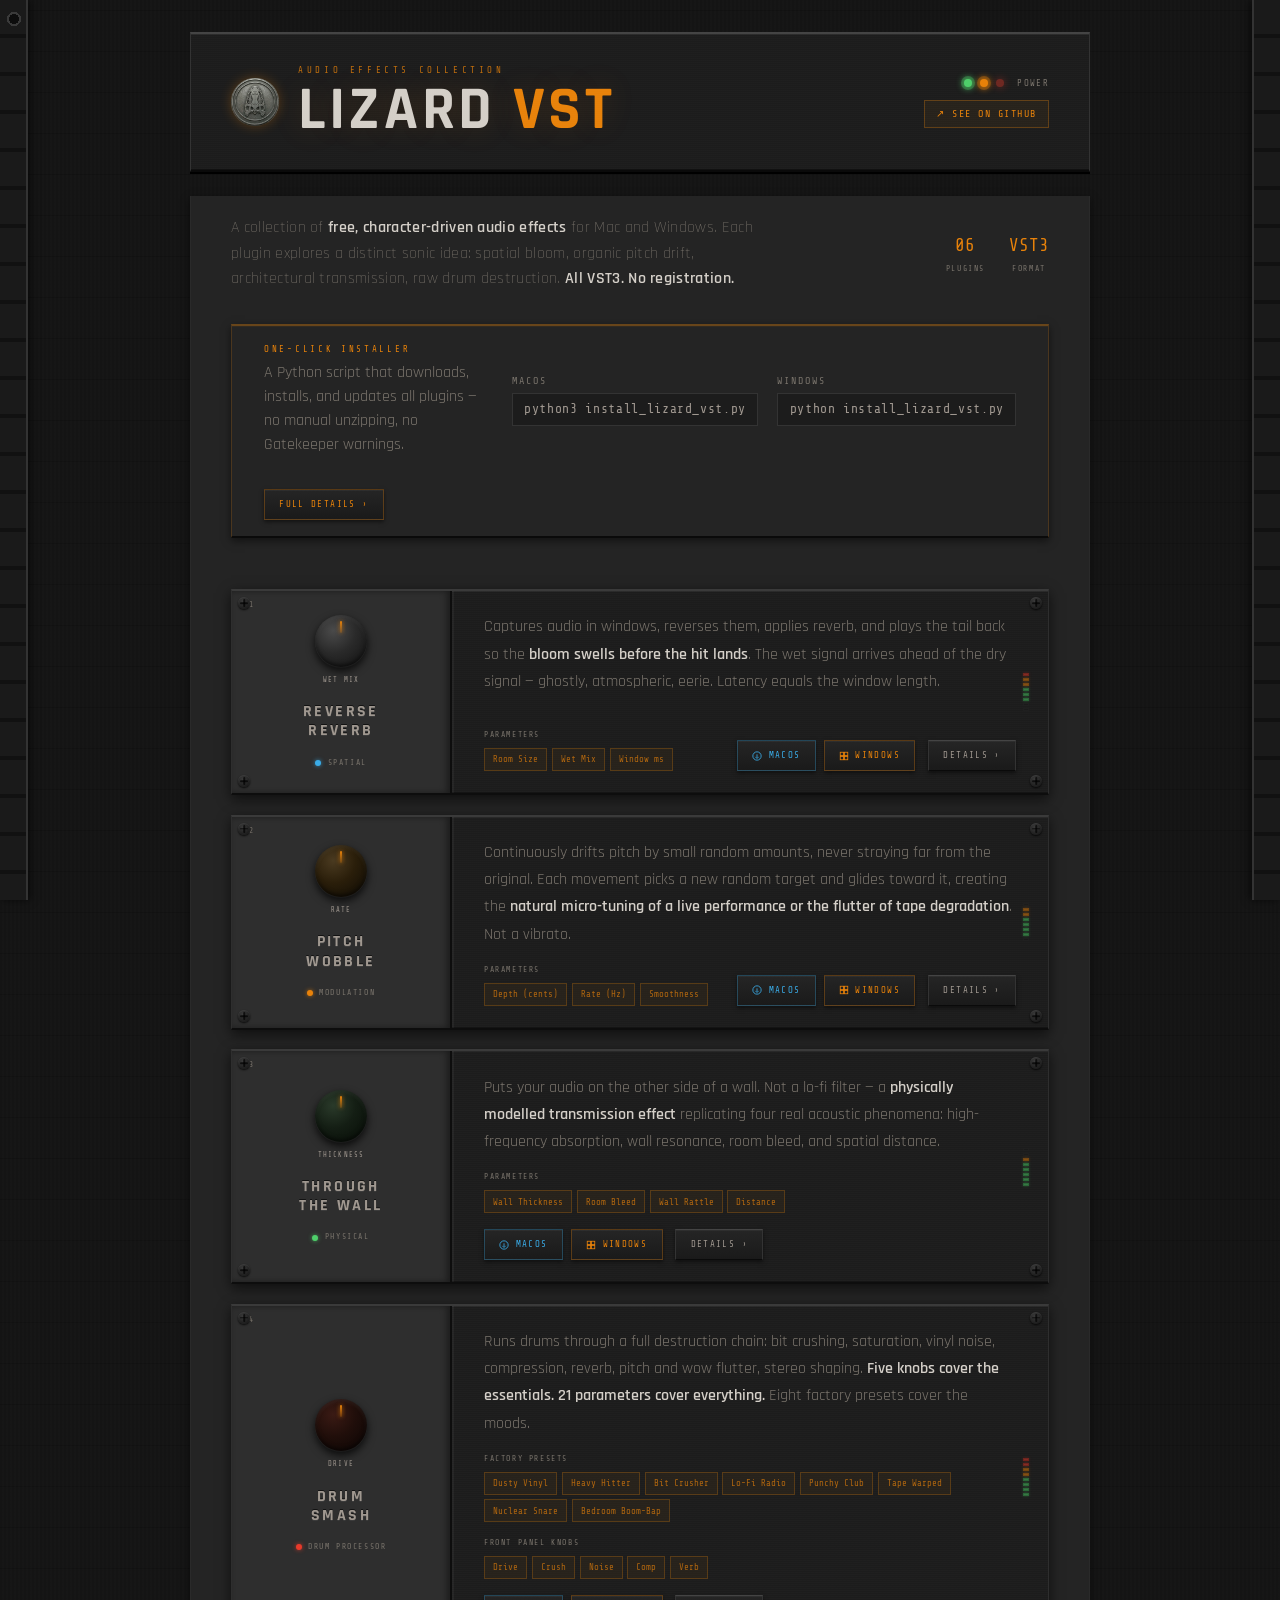
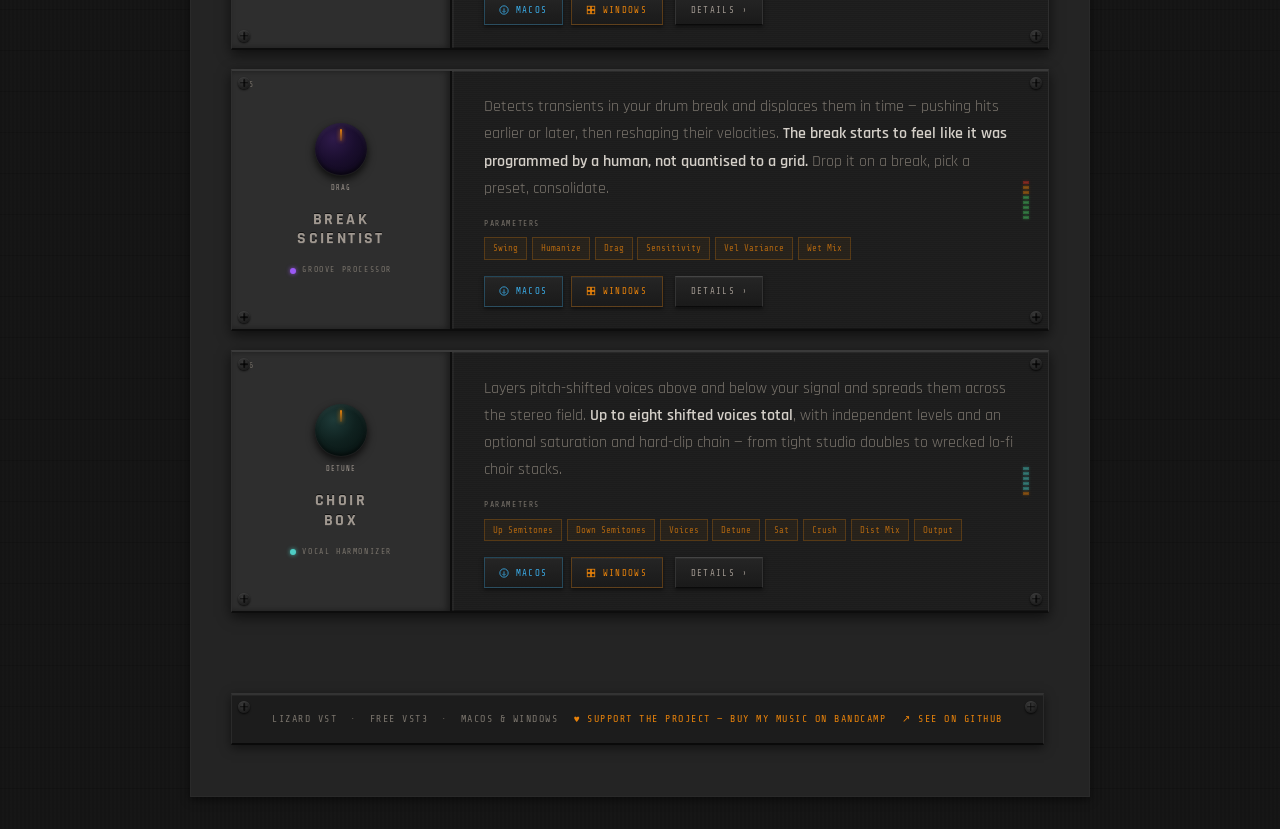
<file: index.html>
<!DOCTYPE html>
<html lang="en">
<head>
  <meta charset="UTF-8" />
  <meta name="viewport" content="width=device-width, initial-scale=1.0" />
  <title>Lizard VST — Audio Effects</title>
  <link rel="preconnect" href="https://fonts.googleapis.com">
  <link href="https://fonts.googleapis.com/css2?family=Rajdhani:wght@300;400;500;600;700&family=Share+Tech+Mono&display=swap" rel="stylesheet">
  <link rel="icon" type="image/x-icon" href="assets/favicon-32.png">
  <link rel="stylesheet" href="shared.css">
  <style>
    header { margin: 2rem 0 1.5rem; }
  </style>
</head>
<body>
<div class="page">

  <header>
    <div class="nameplate">
      <div class="brand" style="display:flex;flex-direction:row;align-items:center;gap:1.2rem;">
        <img src="assets/logo.png" alt="Lizard VST" class="logo-img">
        <div style="display:flex;flex-direction:column;gap:0.2rem;">
          <span class="brand-eyebrow">Audio Effects Collection</span>
          <span class="brand-name">LIZARD<span> VST</span></span>
        </div>
      </div>
      <div class="header-right">
        <div class="led-cluster">
          <div class="led green blink"></div>
          <div class="led amber blink2"></div>
          <div class="led red"></div>
          <span style="font-family:var(--mono);font-size:9px;letter-spacing:0.15em;color:var(--text-dim);margin-left:0.3rem;">POWER</span>
        </div>
        <a class="header-link" href="https://github.com/Ricardo-Silva91/vst_playground" target="_blank">&#8599; See on GitHub</a>
      </div>
    </div>
  </header>

  <div class="intro-strip">
    <p class="intro-text">
      A collection of <strong>free, character-driven audio effects</strong> for Mac and Windows.
      Each plugin explores a distinct sonic idea: spatial bloom, organic pitch drift, architectural transmission, raw drum destruction.
      <strong>All VST3. No registration.</strong>
    </p>
    <div class="spec-row">
      <div class="spec"><span class="spec-val">06</span><span class="spec-label">Plugins</span></div>
      <div class="spec"><span class="spec-val">VST3</span><span class="spec-label">Format</span></div>
  </div>

  <div class="installer-strip">
    <div class="installer-strip-left">
      <span class="installer-strip-label">One-click installer</span>
      <span class="installer-strip-desc">A Python script that downloads, installs, and updates all plugins — no manual unzipping, no Gatekeeper warnings.</span>
    </div>
    <div class="installer-strip-cmds">
      <div class="installer-cmd"><span class="installer-cmd-os">macOS</span><code>python3 install_lizard_vst.py</code></div>
      <div class="installer-cmd"><span class="installer-cmd-os">Windows</span><code>python install_lizard_vst.py</code></div>
    </div>
    <a class="dl-btn" href="install.html" style="color:var(--led-amber);border-color:rgba(232,130,10,0.3);white-space:nowrap;align-self:center;">Full details &#8250;</a>
  </div>

  <div class="modules">

    <!-- REVERSE REVERB -->
    <div class="module">
      <div class="screw tl"></div><div class="screw tr"></div>
      <div class="screw bl"></div><div class="screw br"></div>
      <div class="module-inner">
        <div class="module-face" data-num="01">
          <div class="knob-wrap">
            <div class="knob"></div>
            <span class="knob-label">Wet Mix</span>
          </div>
          <div class="module-name-wrap">
            <div class="module-name">Reverse<br>Reverb</div>
          </div>
          <div class="cat-badge">
            <div class="cat-dot" style="background:var(--led-blue);box-shadow:0 0 4px rgba(58,172,232,0.7);"></div>
            Spatial
          </div>
        </div>
        <div class="module-content">
          <p class="module-desc">
            Captures audio in windows, reverses them, applies reverb, and plays the tail back so the <strong>bloom swells before the hit lands</strong>. The wet signal arrives ahead of the dry signal — ghostly, atmospheric, eerie. Latency equals the window length.
          </p>
          <div class="module-bottom">
            <div class="params-group">
              <p class="params-label">Parameters</p>
              <div class="params">
                <span class="param">Room Size</span>
                <span class="param">Wet Mix</span>
                <span class="param">Window ms</span>
              </div>
            </div>
            <div class="dl-row">
              <a class="dl-btn mac" href="https://github.com/Ricardo-Silva91/vst_playground/releases/download/reverse_reverb-latest/reverse_reverb.vst3_Mac.zip">
                <svg width="10" height="10" viewBox="0 0 24 24" fill="none" stroke="currentColor" stroke-width="2"><path d="M12 2a10 10 0 1 1 0 20A10 10 0 0 1 12 2z"/><path d="M12 8v8M8 14l4 4 4-4"/></svg>macOS
              </a>
              <a class="dl-btn win" href="https://github.com/Ricardo-Silva91/vst_playground/releases/download/reverse_reverb-latest/reverse_reverb.vst3_Windows.zip">
                <svg width="10" height="10" viewBox="0 0 24 24" fill="none" stroke="currentColor" stroke-width="2"><rect x="3" y="3" width="8" height="8"/><rect x="13" y="3" width="8" height="8"/><rect x="3" y="13" width="8" height="8"/><rect x="13" y="13" width="8" height="8"/></svg>Windows
              </a>
              <a class="dl-btn" href="reverse_reverb.html" style="color:var(--silk);margin-left:0.3rem;">Details &#8250;</a>
            </div>
          </div>
        </div>
      </div>
      <div class="vu-wrap">
        <div class="vu-seg on-red"></div>
        <div class="vu-seg on-amber"></div>
        <div class="vu-seg on-amber"></div>
        <div class="vu-seg on-green"></div>
        <div class="vu-seg on-green"></div>
        <div class="vu-seg on-green"></div>
        <div class="vu-seg"></div>
        <div class="vu-seg"></div>
      </div>
    </div>

    <!-- PITCH WOBBLE -->
    <div class="module">
      <div class="screw tl"></div><div class="screw tr"></div>
      <div class="screw bl"></div><div class="screw br"></div>
      <div class="module-inner">
        <div class="module-face" data-num="02">
          <div class="knob-wrap">
            <div class="knob" style="background:radial-gradient(circle at 35% 30%,#4a3a20 0%,#2a1e0a 45%,#0d0a04 100%);"></div>
            <span class="knob-label">Rate</span>
          </div>
          <div class="module-name-wrap">
            <div class="module-name">Pitch<br>Wobble</div>
          </div>
          <div class="cat-badge">
            <div class="cat-dot" style="background:var(--led-amber);box-shadow:0 0 4px rgba(232,130,10,0.7);"></div>
            Modulation
          </div>
        </div>
        <div class="module-content">
          <p class="module-desc">
            Continuously drifts pitch by small random amounts, never straying far from the original. Each movement picks a new random target and glides toward it, creating the <strong>natural micro-tuning of a live performance or the flutter of tape degradation</strong>. Not a vibrato.
          </p>
          <div class="module-bottom">
            <div class="params-group">
              <p class="params-label">Parameters</p>
              <div class="params">
                <span class="param">Depth (cents)</span>
                <span class="param">Rate (Hz)</span>
                <span class="param">Smoothness</span>
              </div>
            </div>
            <div class="dl-row">
              <a class="dl-btn mac" href="https://github.com/Ricardo-Silva91/vst_playground/releases/download/pitch_wobble-latest/pitch_wobble.vst3_Mac.zip">
                <svg width="10" height="10" viewBox="0 0 24 24" fill="none" stroke="currentColor" stroke-width="2"><path d="M12 2a10 10 0 1 1 0 20A10 10 0 0 1 12 2z"/><path d="M12 8v8M8 14l4 4 4-4"/></svg>macOS
              </a>
              <a class="dl-btn win" href="https://github.com/Ricardo-Silva91/vst_playground/releases/download/pitch_wobble-latest/pitch_wobble.vst3_Windows.zip">
                <svg width="10" height="10" viewBox="0 0 24 24" fill="none" stroke="currentColor" stroke-width="2"><rect x="3" y="3" width="8" height="8"/><rect x="13" y="3" width="8" height="8"/><rect x="3" y="13" width="8" height="8"/><rect x="13" y="13" width="8" height="8"/></svg>Windows
              </a>
              <a class="dl-btn" href="pitch_wobble.html" style="color:var(--silk);margin-left:0.3rem;">Details &#8250;</a>
            </div>
          </div>
        </div>
      </div>
      <div class="vu-wrap">
        <div class="vu-seg"></div>
        <div class="vu-seg on-amber"></div>
        <div class="vu-seg on-amber"></div>
        <div class="vu-seg on-green"></div>
        <div class="vu-seg on-green"></div>
        <div class="vu-seg on-green"></div>
        <div class="vu-seg on-green"></div>
        <div class="vu-seg"></div>
      </div>
    </div>

    <!-- THROUGH THE WALL -->
    <div class="module">
      <div class="screw tl"></div><div class="screw tr"></div>
      <div class="screw bl"></div><div class="screw br"></div>
      <div class="module-inner">
        <div class="module-face" data-num="03">
          <div class="knob-wrap">
            <div class="knob" style="background:radial-gradient(circle at 35% 30%,#2a3a2a 0%,#141e14 45%,#060c06 100%);"></div>
            <span class="knob-label">Thickness</span>
          </div>
          <div class="module-name-wrap">
            <div class="module-name">Through<br>the Wall</div>
          </div>
          <div class="cat-badge">
            <div class="cat-dot" style="background:var(--led-green);box-shadow:0 0 4px rgba(78,207,106,0.7);"></div>
            Physical
          </div>
        </div>
        <div class="module-content">
          <p class="module-desc">
            Puts your audio on the other side of a wall. Not a lo-fi filter — a <strong>physically modelled transmission effect</strong> replicating four real acoustic phenomena: high-frequency absorption, wall resonance, room bleed, and spatial distance.
          </p>
          <div class="module-bottom">
            <div class="params-group">
              <p class="params-label">Parameters</p>
              <div class="params">
                <span class="param">Wall Thickness</span>
                <span class="param">Room Bleed</span>
                <span class="param">Wall Rattle</span>
                <span class="param">Distance</span>
              </div>
            </div>
            <div class="dl-row">
              <a class="dl-btn mac" href="https://github.com/Ricardo-Silva91/vst_playground/releases/download/through_the_wall-latest/Through_The_Wall.vst3_Mac.zip">
                <svg width="10" height="10" viewBox="0 0 24 24" fill="none" stroke="currentColor" stroke-width="2"><path d="M12 2a10 10 0 1 1 0 20A10 10 0 0 1 12 2z"/><path d="M12 8v8M8 14l4 4 4-4"/></svg>macOS
              </a>
              <a class="dl-btn win" href="https://github.com/Ricardo-Silva91/vst_playground/releases/download/through_the_wall-latest/Through_The_Wall.vst3_Windows.zip">
                <svg width="10" height="10" viewBox="0 0 24 24" fill="none" stroke="currentColor" stroke-width="2"><rect x="3" y="3" width="8" height="8"/><rect x="13" y="3" width="8" height="8"/><rect x="3" y="13" width="8" height="8"/><rect x="13" y="13" width="8" height="8"/></svg>Windows
              </a>
              <a class="dl-btn" href="through_the_wall.html" style="color:var(--silk);margin-left:0.3rem;">Details &#8250;</a>
            </div>
          </div>
        </div>
      </div>
      <div class="vu-wrap">
        <div class="vu-seg"></div>
        <div class="vu-seg"></div>
        <div class="vu-seg on-amber"></div>
        <div class="vu-seg on-green"></div>
        <div class="vu-seg on-green"></div>
        <div class="vu-seg on-green"></div>
        <div class="vu-seg on-green"></div>
        <div class="vu-seg on-green"></div>
      </div>
    </div>

    <!-- DRUM SMASH -->
    <div class="module">
      <div class="screw tl"></div><div class="screw tr"></div>
      <div class="screw bl"></div><div class="screw br"></div>
      <div class="module-inner">
        <div class="module-face" data-num="04">
          <div class="knob-wrap">
            <div class="knob" style="background:radial-gradient(circle at 35% 30%,#3a1a14 0%,#200e0a 45%,#0a0504 100%);"></div>
            <span class="knob-label">Drive</span>
          </div>
          <div class="module-name-wrap">
            <div class="module-name">Drum<br>Smash</div>
          </div>
          <div class="cat-badge">
            <div class="cat-dot" style="background:var(--led-red);box-shadow:0 0 4px rgba(232,58,42,0.8);"></div>
            Drum Processor
          </div>
        </div>
        <div class="module-content">
          <p class="module-desc">
            Runs drums through a full destruction chain: bit crushing, saturation, vinyl noise, compression, reverb, pitch and wow flutter, stereo shaping. <strong>Five knobs cover the essentials. 21 parameters cover everything.</strong> Eight factory presets cover the moods.
          </p>
          <div class="module-bottom">
            <div class="params-group">
              <p class="params-label">Factory Presets</p>
              <div class="presets">
                <span class="preset">Dusty Vinyl</span>
                <span class="preset">Heavy Hitter</span>
                <span class="preset">Bit Crusher</span>
                <span class="preset">Lo-Fi Radio</span>
                <span class="preset">Punchy Club</span>
                <span class="preset">Tape Warped</span>
                <span class="preset">Nuclear Snare</span>
                <span class="preset">Bedroom Boom-Bap</span>
              </div>
              <p class="params-label" style="margin-top:0.5rem;">Front Panel Knobs</p>
              <div class="params">
                <span class="param">Drive</span>
                <span class="param">Crush</span>
                <span class="param">Noise</span>
                <span class="param">Comp</span>
                <span class="param">Verb</span>
              </div>
            </div>
            <div class="dl-row">
              <a class="dl-btn mac" href="https://github.com/Ricardo-Silva91/vst_playground/releases/download/drum_smash-latest/Drum_Smash.vst3_Mac.zip">
                <svg width="10" height="10" viewBox="0 0 24 24" fill="none" stroke="currentColor" stroke-width="2"><path d="M12 2a10 10 0 1 1 0 20A10 10 0 0 1 12 2z"/><path d="M12 8v8M8 14l4 4 4-4"/></svg>macOS
              </a>
              <a class="dl-btn win" href="https://github.com/Ricardo-Silva91/vst_playground/releases/download/drum_smash-latest/Drum_Smash.vst3_Windows.zip">
                <svg width="10" height="10" viewBox="0 0 24 24" fill="none" stroke="currentColor" stroke-width="2"><rect x="3" y="3" width="8" height="8"/><rect x="13" y="3" width="8" height="8"/><rect x="3" y="13" width="8" height="8"/><rect x="13" y="13" width="8" height="8"/></svg>Windows
              </a>
              <a class="dl-btn" href="drum_smash.html" style="color:var(--silk);margin-left:0.3rem;">Details &#8250;</a>
            </div>
          </div>
        </div>
      </div>
      <div class="vu-wrap">
        <div class="vu-seg on-red"></div>
        <div class="vu-seg on-red"></div>
        <div class="vu-seg on-amber"></div>
        <div class="vu-seg on-amber"></div>
        <div class="vu-seg on-green"></div>
        <div class="vu-seg on-green"></div>
        <div class="vu-seg on-green"></div>
        <div class="vu-seg on-green"></div>
      </div>
    </div>

    <!-- BREAK SCIENTIST -->
    <div class="module">
      <div class="screw tl"></div><div class="screw tr"></div>
      <div class="screw bl"></div><div class="screw br"></div>
      <div class="module-inner">
        <div class="module-face" data-num="05">
          <div class="knob-wrap">
            <div class="knob" style="background:radial-gradient(circle at 35% 30%,#2e1a4a 0%,#1a0e2e 45%,#0a0614 100%);"></div>
            <span class="knob-label">Drag</span>
          </div>
          <div class="module-name-wrap">
            <div class="module-name">Break<br>Scientist</div>
          </div>
          <div class="cat-badge">
            <div class="cat-dot" style="background:#9b59f5;box-shadow:0 0 4px rgba(155,89,245,0.8);"></div>
            Groove Processor
          </div>
        </div>
        <div class="module-content">
          <p class="module-desc">
            Detects transients in your drum break and displaces them in time — pushing hits earlier or later, then reshaping their velocities. <strong>The break starts to feel like it was programmed by a human, not quantised to a grid.</strong> Drop it on a break, pick a preset, consolidate.
          </p>
          <div class="module-bottom">
            <div class="params-group">
              <p class="params-label">Parameters</p>
              <div class="params">
                <span class="param">Swing</span>
                <span class="param">Humanize</span>
                <span class="param">Drag</span>
                <span class="param">Sensitivity</span>
                <span class="param">Vel Variance</span>
                <span class="param">Wet Mix</span>
              </div>
            </div>
            <div class="dl-row">
              <a class="dl-btn mac" href="https://github.com/Ricardo-Silva91/vst_playground/releases/download/break_scientist-latest/Break_Scientist.vst3_Mac.zip">
                <svg width="10" height="10" viewBox="0 0 24 24" fill="none" stroke="currentColor" stroke-width="2"><path d="M12 2a10 10 0 1 1 0 20A10 10 0 0 1 12 2z"/><path d="M12 8v8M8 14l4 4 4-4"/></svg>macOS
              </a>
              <a class="dl-btn win" href="https://github.com/Ricardo-Silva91/vst_playground/releases/download/break_scientist-latest/Break_Scientist.vst3_Windows.zip">
                <svg width="10" height="10" viewBox="0 0 24 24" fill="none" stroke="currentColor" stroke-width="2"><rect x="3" y="3" width="8" height="8"/><rect x="13" y="3" width="8" height="8"/><rect x="3" y="13" width="8" height="8"/><rect x="13" y="13" width="8" height="8"/></svg>Windows
              </a>
              <a class="dl-btn" href="break_scientist.html" style="color:var(--silk);margin-left:0.3rem;">Details &#8250;</a>
            </div>
          </div>
        </div>
      </div>
      <div class="vu-wrap">
        <div class="vu-seg on-red"></div>
        <div class="vu-seg on-amber"></div>
        <div class="vu-seg on-amber"></div>
        <div class="vu-seg on-green"></div>
        <div class="vu-seg on-green"></div>
        <div class="vu-seg on-green"></div>
        <div class="vu-seg on-green"></div>
        <div class="vu-seg on-green"></div>
      </div>
    </div>


    <!-- CHOIR BOX -->
    <div class="module">
      <div class="screw tl"></div><div class="screw tr"></div>
      <div class="screw bl"></div><div class="screw br"></div>
      <div class="module-inner">
        <div class="module-face" data-num="06">
          <div class="knob-wrap">
            <div class="knob" style="background:radial-gradient(circle at 35% 30%,#1e3a38 0%,#0f211f 45%,#050f0e 100%);"></div>
            <span class="knob-label">Detune</span>
          </div>
          <div class="module-name-wrap">
            <div class="module-name">Choir<br>Box</div>
          </div>
          <div class="cat-badge">
            <div class="cat-dot" style="background:#4ecdc4;box-shadow:0 0 4px rgba(78,205,196,0.8);"></div>
            Vocal Harmonizer
          </div>
        </div>
        <div class="module-content">
          <p class="module-desc">
            Layers pitch-shifted voices above and below your signal and spreads them across the stereo field. <strong>Up to eight shifted voices total</strong>, with independent levels and an optional saturation and hard-clip chain — from tight studio doubles to wrecked lo-fi choir stacks.
          </p>
          <div class="module-bottom">
            <div class="params-group">
              <p class="params-label">Parameters</p>
              <div class="params">
                <span class="param">Up Semitones</span>
                <span class="param">Down Semitones</span>
                <span class="param">Voices</span>
                <span class="param">Detune</span>
                <span class="param">Sat</span>
                <span class="param">Crush</span>
                <span class="param">Dist Mix</span>
                <span class="param">Output</span>
              </div>
            </div>
            <div class="dl-row">
              <a class="dl-btn mac" href="https://github.com/Ricardo-Silva91/vst_playground/releases/download/choir_box-latest/Choir_Box.vst3_Mac.zip">
                <svg width="10" height="10" viewBox="0 0 24 24" fill="none" stroke="currentColor" stroke-width="2"><path d="M12 2a10 10 0 1 1 0 20A10 10 0 0 1 12 2z"/><path d="M12 8v8M8 14l4 4 4-4"/></svg>macOS
              </a>
              <a class="dl-btn win" href="https://github.com/Ricardo-Silva91/vst_playground/releases/download/choir_box-latest/Choir_Box.vst3_Windows.zip">
                <svg width="10" height="10" viewBox="0 0 24 24" fill="none" stroke="currentColor" stroke-width="2"><rect x="3" y="3" width="8" height="8"/><rect x="13" y="3" width="8" height="8"/><rect x="3" y="13" width="8" height="8"/><rect x="13" y="13" width="8" height="8"/></svg>Windows
              </a>
              <a class="dl-btn" href="choir_box.html" style="color:var(--silk);margin-left:0.3rem;">Details &#8250;</a>
            </div>
          </div>
        </div>
      </div>
      <div class="vu-wrap">
        <div class="vu-seg"></div>
        <div class="vu-seg" style="background:#4ecdc4;box-shadow:0 0 3px rgba(78,205,196,0.6);border-color:#3aafa8;"></div>
        <div class="vu-seg" style="background:#4ecdc4;box-shadow:0 0 3px rgba(78,205,196,0.6);border-color:#3aafa8;"></div>
        <div class="vu-seg" style="background:#4ecdc4;box-shadow:0 0 3px rgba(78,205,196,0.6);border-color:#3aafa8;"></div>
        <div class="vu-seg" style="background:#4ecdc4;box-shadow:0 0 3px rgba(78,205,196,0.6);border-color:#3aafa8;"></div>
        <div class="vu-seg" style="background:#4ecdc4;box-shadow:0 0 3px rgba(78,205,196,0.6);border-color:#3aafa8;"></div>
        <div class="vu-seg on-amber"></div>
        <div class="vu-seg"></div>
      </div>
    </div>

  </div><!-- /modules -->

  <footer>
    <div class="screw tl"></div><div class="screw tr"></div>
    <span class="footer-text">Lizard VST &nbsp;&#183;&nbsp; Free VST3 &nbsp;&#183;&nbsp; macOS &amp; Windows</span>
    <a class="footer-link" href="https://mrgloomy.bandcamp.com/" target="_blank">&#9829; Support the project — buy my music on Bandcamp</a>
    <a class="footer-link" href="https://github.com/Ricardo-Silva91/vst_playground" target="_blank">&#8599; See on GitHub</a>
  </footer>

</div>
</body>
</html>
</file>
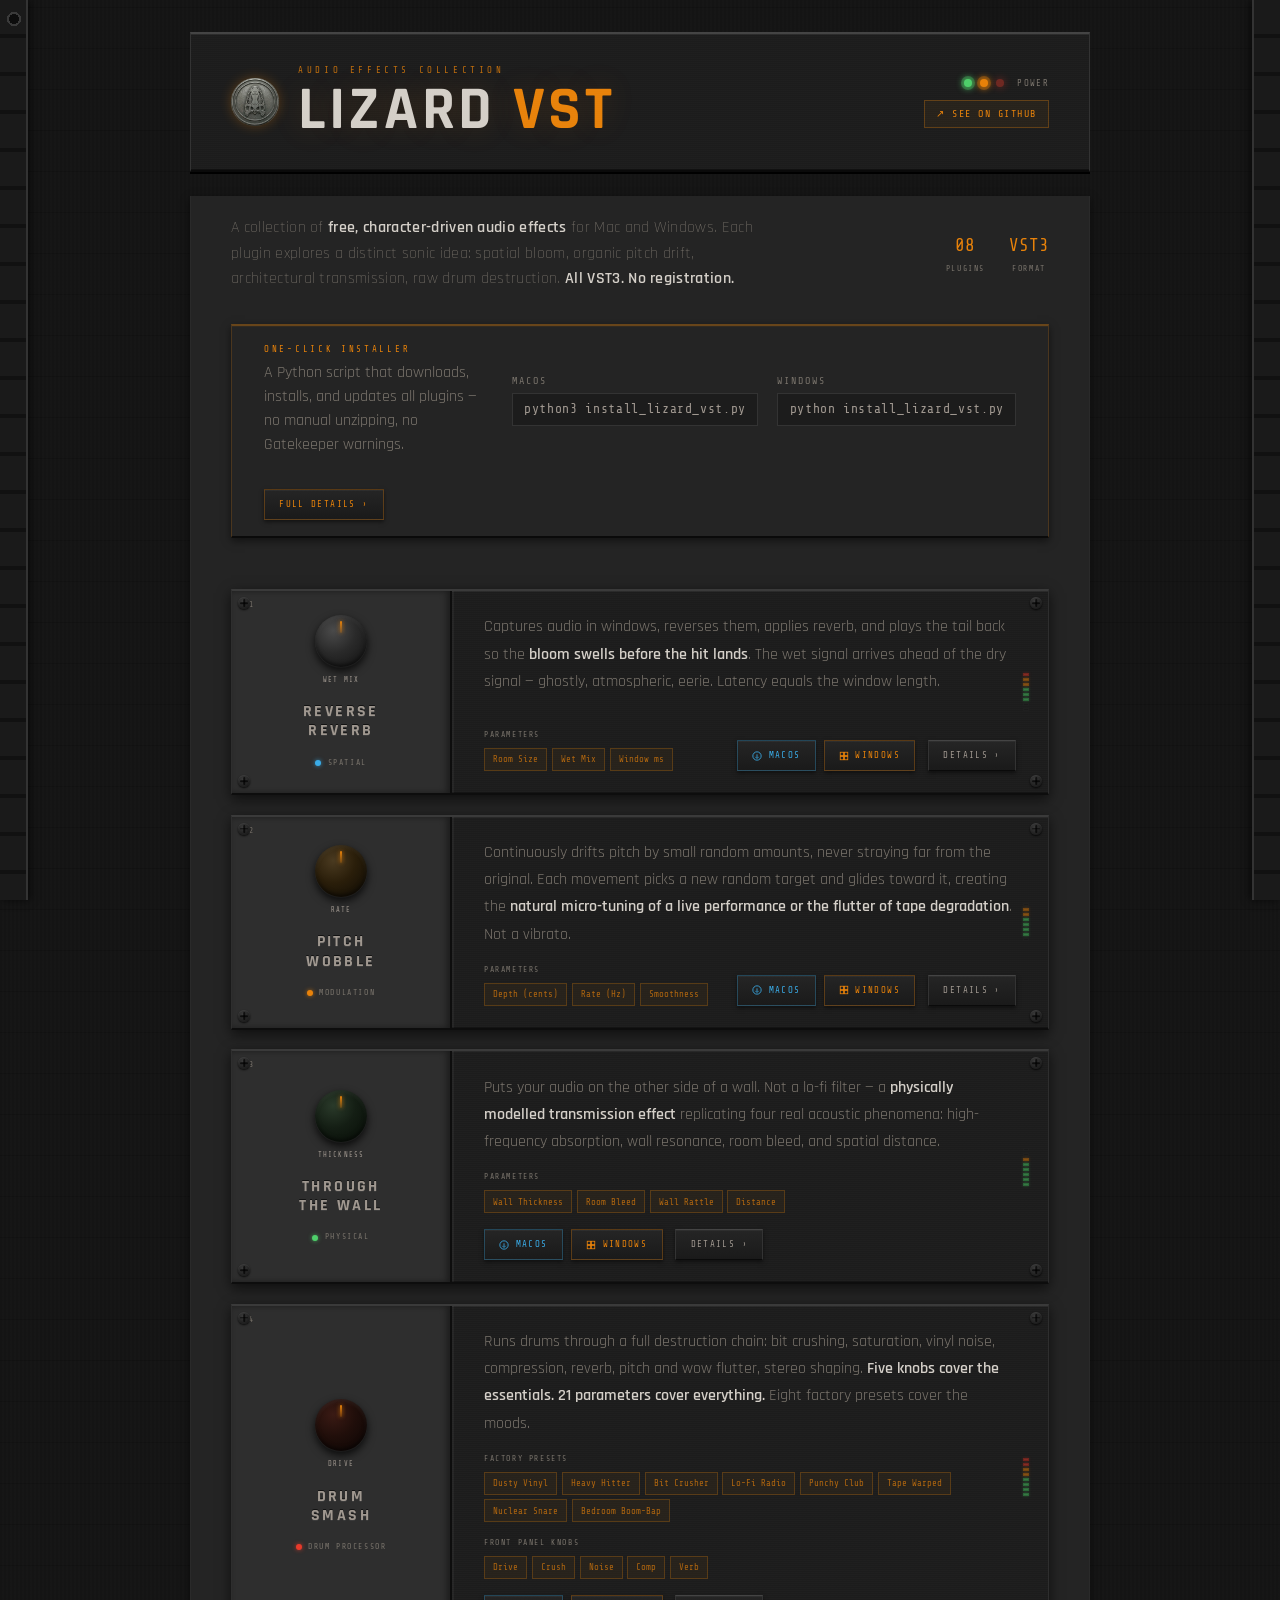
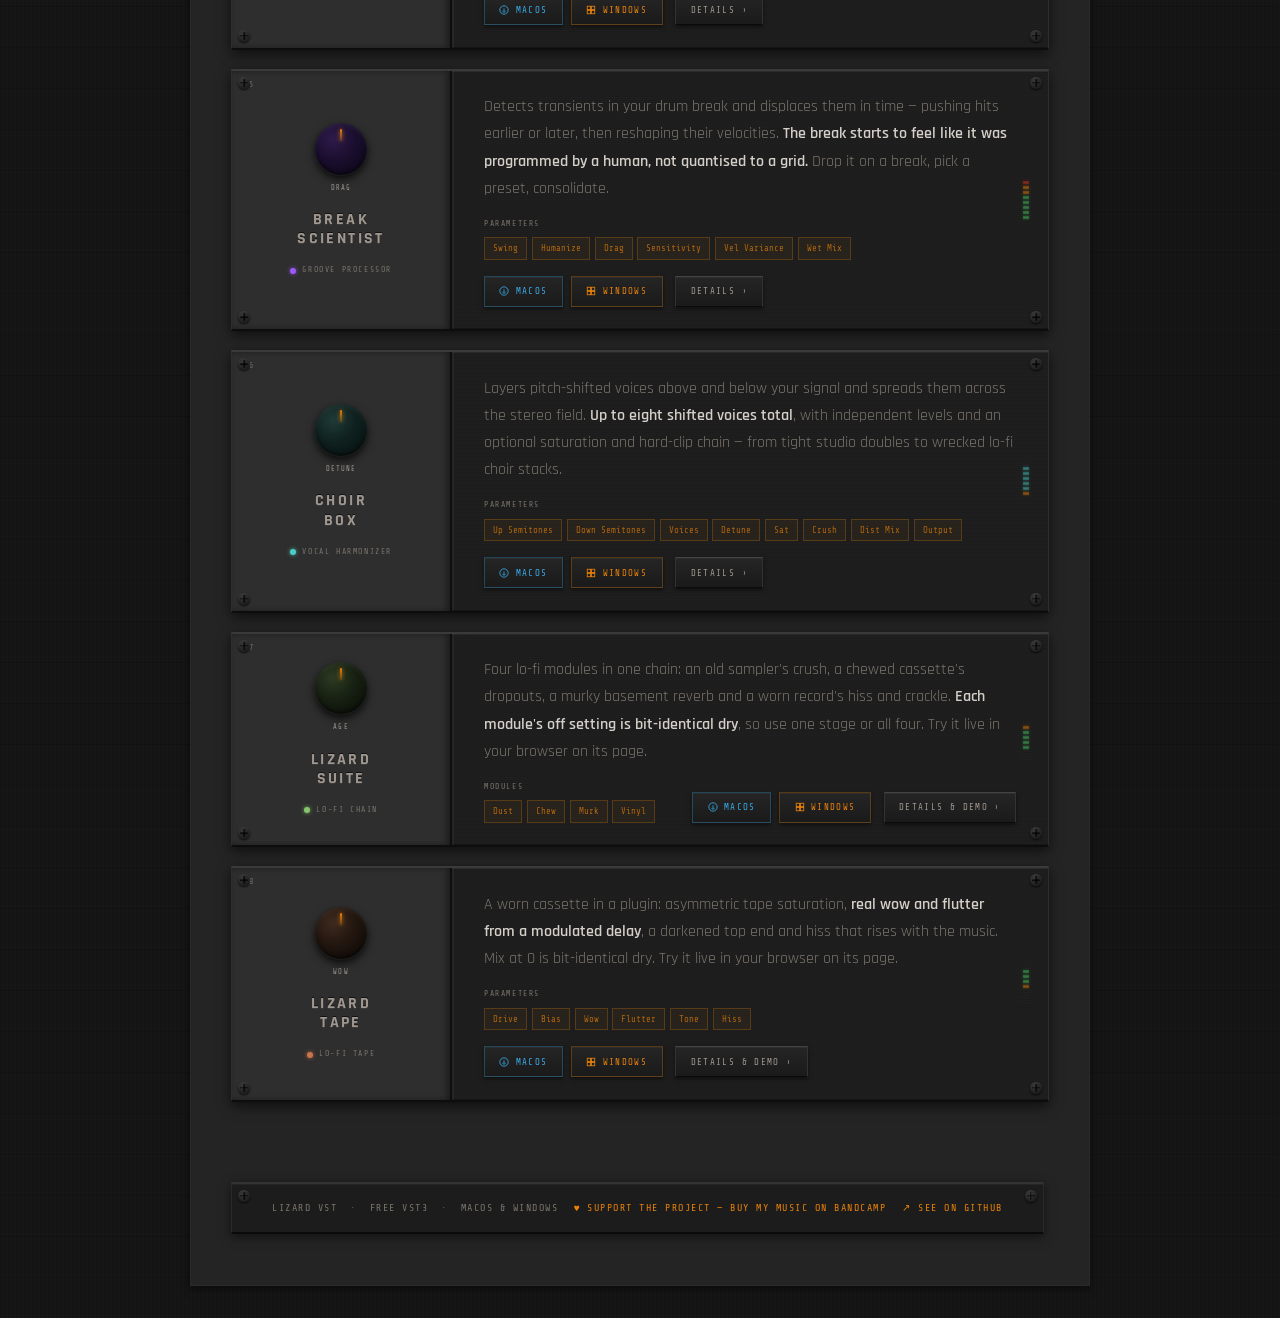
<file: docs/index.html>
<!DOCTYPE html>
<html lang="en">
<head>
  <meta charset="UTF-8" />
  <meta name="viewport" content="width=device-width, initial-scale=1.0" />
  <title>Lizard VST — Audio Effects</title>
  <link rel="preconnect" href="https://fonts.googleapis.com">
  <link href="https://fonts.googleapis.com/css2?family=Rajdhani:wght@300;400;500;600;700&family=Share+Tech+Mono&display=swap" rel="stylesheet">
  <link rel="icon" type="image/x-icon" href="assets/favicon-32.png">
  <link rel="stylesheet" href="shared.css">
  <style>
    header { margin: 2rem 0 1.5rem; }
  </style>
</head>
<body>
<div class="page">

  <header>
    <div class="nameplate">
      <div class="brand" style="display:flex;flex-direction:row;align-items:center;gap:1.2rem;">
        <img src="assets/logo.png" alt="Lizard VST" class="logo-img">
        <div style="display:flex;flex-direction:column;gap:0.2rem;">
          <span class="brand-eyebrow">Audio Effects Collection</span>
          <span class="brand-name">LIZARD<span> VST</span></span>
        </div>
      </div>
      <div class="header-right">
        <div class="led-cluster">
          <div class="led green blink"></div>
          <div class="led amber blink2"></div>
          <div class="led red"></div>
          <span style="font-family:var(--mono);font-size:9px;letter-spacing:0.15em;color:var(--text-dim);margin-left:0.3rem;">POWER</span>
        </div>
        <a class="header-link" href="https://github.com/Ricardo-Silva91/vst_playground" target="_blank">&#8599; See on GitHub</a>
      </div>
    </div>
  </header>

  <div class="intro-strip">
    <p class="intro-text">
      A collection of <strong>free, character-driven audio effects</strong> for Mac and Windows.
      Each plugin explores a distinct sonic idea: spatial bloom, organic pitch drift, architectural transmission, raw drum destruction.
      <strong>All VST3. No registration.</strong>
    </p>
    <div class="spec-row">
      <div class="spec"><span class="spec-val">08</span><span class="spec-label">Plugins</span></div>
      <div class="spec"><span class="spec-val">VST3</span><span class="spec-label">Format</span></div>
  </div>

  <div class="installer-strip">
    <div class="installer-strip-left">
      <span class="installer-strip-label">One-click installer</span>
      <span class="installer-strip-desc">A Python script that downloads, installs, and updates all plugins — no manual unzipping, no Gatekeeper warnings.</span>
    </div>
    <div class="installer-strip-cmds">
      <div class="installer-cmd"><span class="installer-cmd-os">macOS</span><code>python3 install_lizard_vst.py</code></div>
      <div class="installer-cmd"><span class="installer-cmd-os">Windows</span><code>python install_lizard_vst.py</code></div>
    </div>
    <a class="dl-btn" href="install.html" style="color:var(--led-amber);border-color:rgba(232,130,10,0.3);white-space:nowrap;align-self:center;">Full details &#8250;</a>
  </div>

  <div class="modules">

    <!-- REVERSE REVERB -->
    <div class="module">
      <div class="screw tl"></div><div class="screw tr"></div>
      <div class="screw bl"></div><div class="screw br"></div>
      <div class="module-inner">
        <div class="module-face" data-num="01">
          <div class="knob-wrap">
            <div class="knob"></div>
            <span class="knob-label">Wet Mix</span>
          </div>
          <div class="module-name-wrap">
            <div class="module-name">Reverse<br>Reverb</div>
          </div>
          <div class="cat-badge">
            <div class="cat-dot" style="background:var(--led-blue);box-shadow:0 0 4px rgba(58,172,232,0.7);"></div>
            Spatial
          </div>
        </div>
        <div class="module-content">
          <p class="module-desc">
            Captures audio in windows, reverses them, applies reverb, and plays the tail back so the <strong>bloom swells before the hit lands</strong>. The wet signal arrives ahead of the dry signal — ghostly, atmospheric, eerie. Latency equals the window length.
          </p>
          <div class="module-bottom">
            <div class="params-group">
              <p class="params-label">Parameters</p>
              <div class="params">
                <span class="param">Room Size</span>
                <span class="param">Wet Mix</span>
                <span class="param">Window ms</span>
              </div>
            </div>
            <div class="dl-row">
              <a class="dl-btn mac" href="https://github.com/Ricardo-Silva91/vst_playground/releases/download/reverse_reverb-latest/reverse_reverb.vst3_Mac.zip">
                <svg width="10" height="10" viewBox="0 0 24 24" fill="none" stroke="currentColor" stroke-width="2"><path d="M12 2a10 10 0 1 1 0 20A10 10 0 0 1 12 2z"/><path d="M12 8v8M8 14l4 4 4-4"/></svg>macOS
              </a>
              <a class="dl-btn win" href="https://github.com/Ricardo-Silva91/vst_playground/releases/download/reverse_reverb-latest/reverse_reverb.vst3_Windows.zip">
                <svg width="10" height="10" viewBox="0 0 24 24" fill="none" stroke="currentColor" stroke-width="2"><rect x="3" y="3" width="8" height="8"/><rect x="13" y="3" width="8" height="8"/><rect x="3" y="13" width="8" height="8"/><rect x="13" y="13" width="8" height="8"/></svg>Windows
              </a>
              <a class="dl-btn" href="reverse_reverb.html" style="color:var(--silk);margin-left:0.3rem;">Details &#8250;</a>
            </div>
          </div>
        </div>
      </div>
      <div class="vu-wrap">
        <div class="vu-seg on-red"></div>
        <div class="vu-seg on-amber"></div>
        <div class="vu-seg on-amber"></div>
        <div class="vu-seg on-green"></div>
        <div class="vu-seg on-green"></div>
        <div class="vu-seg on-green"></div>
        <div class="vu-seg"></div>
        <div class="vu-seg"></div>
      </div>
    </div>

    <!-- PITCH WOBBLE -->
    <div class="module">
      <div class="screw tl"></div><div class="screw tr"></div>
      <div class="screw bl"></div><div class="screw br"></div>
      <div class="module-inner">
        <div class="module-face" data-num="02">
          <div class="knob-wrap">
            <div class="knob" style="background:radial-gradient(circle at 35% 30%,#4a3a20 0%,#2a1e0a 45%,#0d0a04 100%);"></div>
            <span class="knob-label">Rate</span>
          </div>
          <div class="module-name-wrap">
            <div class="module-name">Pitch<br>Wobble</div>
          </div>
          <div class="cat-badge">
            <div class="cat-dot" style="background:var(--led-amber);box-shadow:0 0 4px rgba(232,130,10,0.7);"></div>
            Modulation
          </div>
        </div>
        <div class="module-content">
          <p class="module-desc">
            Continuously drifts pitch by small random amounts, never straying far from the original. Each movement picks a new random target and glides toward it, creating the <strong>natural micro-tuning of a live performance or the flutter of tape degradation</strong>. Not a vibrato.
          </p>
          <div class="module-bottom">
            <div class="params-group">
              <p class="params-label">Parameters</p>
              <div class="params">
                <span class="param">Depth (cents)</span>
                <span class="param">Rate (Hz)</span>
                <span class="param">Smoothness</span>
              </div>
            </div>
            <div class="dl-row">
              <a class="dl-btn mac" href="https://github.com/Ricardo-Silva91/vst_playground/releases/download/pitch_wobble-latest/pitch_wobble.vst3_Mac.zip">
                <svg width="10" height="10" viewBox="0 0 24 24" fill="none" stroke="currentColor" stroke-width="2"><path d="M12 2a10 10 0 1 1 0 20A10 10 0 0 1 12 2z"/><path d="M12 8v8M8 14l4 4 4-4"/></svg>macOS
              </a>
              <a class="dl-btn win" href="https://github.com/Ricardo-Silva91/vst_playground/releases/download/pitch_wobble-latest/pitch_wobble.vst3_Windows.zip">
                <svg width="10" height="10" viewBox="0 0 24 24" fill="none" stroke="currentColor" stroke-width="2"><rect x="3" y="3" width="8" height="8"/><rect x="13" y="3" width="8" height="8"/><rect x="3" y="13" width="8" height="8"/><rect x="13" y="13" width="8" height="8"/></svg>Windows
              </a>
              <a class="dl-btn" href="pitch_wobble.html" style="color:var(--silk);margin-left:0.3rem;">Details &#8250;</a>
            </div>
          </div>
        </div>
      </div>
      <div class="vu-wrap">
        <div class="vu-seg"></div>
        <div class="vu-seg on-amber"></div>
        <div class="vu-seg on-amber"></div>
        <div class="vu-seg on-green"></div>
        <div class="vu-seg on-green"></div>
        <div class="vu-seg on-green"></div>
        <div class="vu-seg on-green"></div>
        <div class="vu-seg"></div>
      </div>
    </div>

    <!-- THROUGH THE WALL -->
    <div class="module">
      <div class="screw tl"></div><div class="screw tr"></div>
      <div class="screw bl"></div><div class="screw br"></div>
      <div class="module-inner">
        <div class="module-face" data-num="03">
          <div class="knob-wrap">
            <div class="knob" style="background:radial-gradient(circle at 35% 30%,#2a3a2a 0%,#141e14 45%,#060c06 100%);"></div>
            <span class="knob-label">Thickness</span>
          </div>
          <div class="module-name-wrap">
            <div class="module-name">Through<br>the Wall</div>
          </div>
          <div class="cat-badge">
            <div class="cat-dot" style="background:var(--led-green);box-shadow:0 0 4px rgba(78,207,106,0.7);"></div>
            Physical
          </div>
        </div>
        <div class="module-content">
          <p class="module-desc">
            Puts your audio on the other side of a wall. Not a lo-fi filter — a <strong>physically modelled transmission effect</strong> replicating four real acoustic phenomena: high-frequency absorption, wall resonance, room bleed, and spatial distance.
          </p>
          <div class="module-bottom">
            <div class="params-group">
              <p class="params-label">Parameters</p>
              <div class="params">
                <span class="param">Wall Thickness</span>
                <span class="param">Room Bleed</span>
                <span class="param">Wall Rattle</span>
                <span class="param">Distance</span>
              </div>
            </div>
            <div class="dl-row">
              <a class="dl-btn mac" href="https://github.com/Ricardo-Silva91/vst_playground/releases/download/through_the_wall-latest/Through_The_Wall.vst3_Mac.zip">
                <svg width="10" height="10" viewBox="0 0 24 24" fill="none" stroke="currentColor" stroke-width="2"><path d="M12 2a10 10 0 1 1 0 20A10 10 0 0 1 12 2z"/><path d="M12 8v8M8 14l4 4 4-4"/></svg>macOS
              </a>
              <a class="dl-btn win" href="https://github.com/Ricardo-Silva91/vst_playground/releases/download/through_the_wall-latest/Through_The_Wall.vst3_Windows.zip">
                <svg width="10" height="10" viewBox="0 0 24 24" fill="none" stroke="currentColor" stroke-width="2"><rect x="3" y="3" width="8" height="8"/><rect x="13" y="3" width="8" height="8"/><rect x="3" y="13" width="8" height="8"/><rect x="13" y="13" width="8" height="8"/></svg>Windows
              </a>
              <a class="dl-btn" href="through_the_wall.html" style="color:var(--silk);margin-left:0.3rem;">Details &#8250;</a>
            </div>
          </div>
        </div>
      </div>
      <div class="vu-wrap">
        <div class="vu-seg"></div>
        <div class="vu-seg"></div>
        <div class="vu-seg on-amber"></div>
        <div class="vu-seg on-green"></div>
        <div class="vu-seg on-green"></div>
        <div class="vu-seg on-green"></div>
        <div class="vu-seg on-green"></div>
        <div class="vu-seg on-green"></div>
      </div>
    </div>

    <!-- DRUM SMASH -->
    <div class="module">
      <div class="screw tl"></div><div class="screw tr"></div>
      <div class="screw bl"></div><div class="screw br"></div>
      <div class="module-inner">
        <div class="module-face" data-num="04">
          <div class="knob-wrap">
            <div class="knob" style="background:radial-gradient(circle at 35% 30%,#3a1a14 0%,#200e0a 45%,#0a0504 100%);"></div>
            <span class="knob-label">Drive</span>
          </div>
          <div class="module-name-wrap">
            <div class="module-name">Drum<br>Smash</div>
          </div>
          <div class="cat-badge">
            <div class="cat-dot" style="background:var(--led-red);box-shadow:0 0 4px rgba(232,58,42,0.8);"></div>
            Drum Processor
          </div>
        </div>
        <div class="module-content">
          <p class="module-desc">
            Runs drums through a full destruction chain: bit crushing, saturation, vinyl noise, compression, reverb, pitch and wow flutter, stereo shaping. <strong>Five knobs cover the essentials. 21 parameters cover everything.</strong> Eight factory presets cover the moods.
          </p>
          <div class="module-bottom">
            <div class="params-group">
              <p class="params-label">Factory Presets</p>
              <div class="presets">
                <span class="preset">Dusty Vinyl</span>
                <span class="preset">Heavy Hitter</span>
                <span class="preset">Bit Crusher</span>
                <span class="preset">Lo-Fi Radio</span>
                <span class="preset">Punchy Club</span>
                <span class="preset">Tape Warped</span>
                <span class="preset">Nuclear Snare</span>
                <span class="preset">Bedroom Boom-Bap</span>
              </div>
              <p class="params-label" style="margin-top:0.5rem;">Front Panel Knobs</p>
              <div class="params">
                <span class="param">Drive</span>
                <span class="param">Crush</span>
                <span class="param">Noise</span>
                <span class="param">Comp</span>
                <span class="param">Verb</span>
              </div>
            </div>
            <div class="dl-row">
              <a class="dl-btn mac" href="https://github.com/Ricardo-Silva91/vst_playground/releases/download/drum_smash-latest/Drum_Smash.vst3_Mac.zip">
                <svg width="10" height="10" viewBox="0 0 24 24" fill="none" stroke="currentColor" stroke-width="2"><path d="M12 2a10 10 0 1 1 0 20A10 10 0 0 1 12 2z"/><path d="M12 8v8M8 14l4 4 4-4"/></svg>macOS
              </a>
              <a class="dl-btn win" href="https://github.com/Ricardo-Silva91/vst_playground/releases/download/drum_smash-latest/Drum_Smash.vst3_Windows.zip">
                <svg width="10" height="10" viewBox="0 0 24 24" fill="none" stroke="currentColor" stroke-width="2"><rect x="3" y="3" width="8" height="8"/><rect x="13" y="3" width="8" height="8"/><rect x="3" y="13" width="8" height="8"/><rect x="13" y="13" width="8" height="8"/></svg>Windows
              </a>
              <a class="dl-btn" href="drum_smash.html" style="color:var(--silk);margin-left:0.3rem;">Details &#8250;</a>
            </div>
          </div>
        </div>
      </div>
      <div class="vu-wrap">
        <div class="vu-seg on-red"></div>
        <div class="vu-seg on-red"></div>
        <div class="vu-seg on-amber"></div>
        <div class="vu-seg on-amber"></div>
        <div class="vu-seg on-green"></div>
        <div class="vu-seg on-green"></div>
        <div class="vu-seg on-green"></div>
        <div class="vu-seg on-green"></div>
      </div>
    </div>

    <!-- BREAK SCIENTIST -->
    <div class="module">
      <div class="screw tl"></div><div class="screw tr"></div>
      <div class="screw bl"></div><div class="screw br"></div>
      <div class="module-inner">
        <div class="module-face" data-num="05">
          <div class="knob-wrap">
            <div class="knob" style="background:radial-gradient(circle at 35% 30%,#2e1a4a 0%,#1a0e2e 45%,#0a0614 100%);"></div>
            <span class="knob-label">Drag</span>
          </div>
          <div class="module-name-wrap">
            <div class="module-name">Break<br>Scientist</div>
          </div>
          <div class="cat-badge">
            <div class="cat-dot" style="background:#9b59f5;box-shadow:0 0 4px rgba(155,89,245,0.8);"></div>
            Groove Processor
          </div>
        </div>
        <div class="module-content">
          <p class="module-desc">
            Detects transients in your drum break and displaces them in time — pushing hits earlier or later, then reshaping their velocities. <strong>The break starts to feel like it was programmed by a human, not quantised to a grid.</strong> Drop it on a break, pick a preset, consolidate.
          </p>
          <div class="module-bottom">
            <div class="params-group">
              <p class="params-label">Parameters</p>
              <div class="params">
                <span class="param">Swing</span>
                <span class="param">Humanize</span>
                <span class="param">Drag</span>
                <span class="param">Sensitivity</span>
                <span class="param">Vel Variance</span>
                <span class="param">Wet Mix</span>
              </div>
            </div>
            <div class="dl-row">
              <a class="dl-btn mac" href="https://github.com/Ricardo-Silva91/vst_playground/releases/download/break_scientist-latest/Break_Scientist.vst3_Mac.zip">
                <svg width="10" height="10" viewBox="0 0 24 24" fill="none" stroke="currentColor" stroke-width="2"><path d="M12 2a10 10 0 1 1 0 20A10 10 0 0 1 12 2z"/><path d="M12 8v8M8 14l4 4 4-4"/></svg>macOS
              </a>
              <a class="dl-btn win" href="https://github.com/Ricardo-Silva91/vst_playground/releases/download/break_scientist-latest/Break_Scientist.vst3_Windows.zip">
                <svg width="10" height="10" viewBox="0 0 24 24" fill="none" stroke="currentColor" stroke-width="2"><rect x="3" y="3" width="8" height="8"/><rect x="13" y="3" width="8" height="8"/><rect x="3" y="13" width="8" height="8"/><rect x="13" y="13" width="8" height="8"/></svg>Windows
              </a>
              <a class="dl-btn" href="break_scientist.html" style="color:var(--silk);margin-left:0.3rem;">Details &#8250;</a>
            </div>
          </div>
        </div>
      </div>
      <div class="vu-wrap">
        <div class="vu-seg on-red"></div>
        <div class="vu-seg on-amber"></div>
        <div class="vu-seg on-amber"></div>
        <div class="vu-seg on-green"></div>
        <div class="vu-seg on-green"></div>
        <div class="vu-seg on-green"></div>
        <div class="vu-seg on-green"></div>
        <div class="vu-seg on-green"></div>
      </div>
    </div>


    <!-- CHOIR BOX -->
    <div class="module">
      <div class="screw tl"></div><div class="screw tr"></div>
      <div class="screw bl"></div><div class="screw br"></div>
      <div class="module-inner">
        <div class="module-face" data-num="06">
          <div class="knob-wrap">
            <div class="knob" style="background:radial-gradient(circle at 35% 30%,#1e3a38 0%,#0f211f 45%,#050f0e 100%);"></div>
            <span class="knob-label">Detune</span>
          </div>
          <div class="module-name-wrap">
            <div class="module-name">Choir<br>Box</div>
          </div>
          <div class="cat-badge">
            <div class="cat-dot" style="background:#4ecdc4;box-shadow:0 0 4px rgba(78,205,196,0.8);"></div>
            Vocal Harmonizer
          </div>
        </div>
        <div class="module-content">
          <p class="module-desc">
            Layers pitch-shifted voices above and below your signal and spreads them across the stereo field. <strong>Up to eight shifted voices total</strong>, with independent levels and an optional saturation and hard-clip chain — from tight studio doubles to wrecked lo-fi choir stacks.
          </p>
          <div class="module-bottom">
            <div class="params-group">
              <p class="params-label">Parameters</p>
              <div class="params">
                <span class="param">Up Semitones</span>
                <span class="param">Down Semitones</span>
                <span class="param">Voices</span>
                <span class="param">Detune</span>
                <span class="param">Sat</span>
                <span class="param">Crush</span>
                <span class="param">Dist Mix</span>
                <span class="param">Output</span>
              </div>
            </div>
            <div class="dl-row">
              <a class="dl-btn mac" href="https://github.com/Ricardo-Silva91/vst_playground/releases/download/choir_box-latest/Choir_Box.vst3_Mac.zip">
                <svg width="10" height="10" viewBox="0 0 24 24" fill="none" stroke="currentColor" stroke-width="2"><path d="M12 2a10 10 0 1 1 0 20A10 10 0 0 1 12 2z"/><path d="M12 8v8M8 14l4 4 4-4"/></svg>macOS
              </a>
              <a class="dl-btn win" href="https://github.com/Ricardo-Silva91/vst_playground/releases/download/choir_box-latest/Choir_Box.vst3_Windows.zip">
                <svg width="10" height="10" viewBox="0 0 24 24" fill="none" stroke="currentColor" stroke-width="2"><rect x="3" y="3" width="8" height="8"/><rect x="13" y="3" width="8" height="8"/><rect x="3" y="13" width="8" height="8"/><rect x="13" y="13" width="8" height="8"/></svg>Windows
              </a>
              <a class="dl-btn" href="choir_box.html" style="color:var(--silk);margin-left:0.3rem;">Details &#8250;</a>
            </div>
          </div>
        </div>
      </div>
      <div class="vu-wrap">
        <div class="vu-seg"></div>
        <div class="vu-seg" style="background:#4ecdc4;box-shadow:0 0 3px rgba(78,205,196,0.6);border-color:#3aafa8;"></div>
        <div class="vu-seg" style="background:#4ecdc4;box-shadow:0 0 3px rgba(78,205,196,0.6);border-color:#3aafa8;"></div>
        <div class="vu-seg" style="background:#4ecdc4;box-shadow:0 0 3px rgba(78,205,196,0.6);border-color:#3aafa8;"></div>
        <div class="vu-seg" style="background:#4ecdc4;box-shadow:0 0 3px rgba(78,205,196,0.6);border-color:#3aafa8;"></div>
        <div class="vu-seg" style="background:#4ecdc4;box-shadow:0 0 3px rgba(78,205,196,0.6);border-color:#3aafa8;"></div>
        <div class="vu-seg on-amber"></div>
        <div class="vu-seg"></div>
      </div>
    </div>

    <!-- LIZARD SUITE -->
    <div class="module">
      <div class="screw tl"></div><div class="screw tr"></div>
      <div class="screw bl"></div><div class="screw br"></div>
      <div class="module-inner">
        <div class="module-face" data-num="07">
          <div class="knob-wrap">
            <div class="knob" style="background:radial-gradient(circle at 35% 30%,#2c3a22 0%,#172012 45%,#070b05 100%);"></div>
            <span class="knob-label">Age</span>
          </div>
          <div class="module-name-wrap">
            <div class="module-name">Lizard<br>Suite</div>
          </div>
          <div class="cat-badge">
            <div class="cat-dot" style="background:#86c46b;box-shadow:0 0 4px rgba(134,196,107,0.8);"></div>
            Lo-Fi Chain
          </div>
        </div>
        <div class="module-content">
          <p class="module-desc">
            Four lo-fi modules in one chain: an old sampler's crush, a chewed cassette's dropouts, a murky basement reverb and a worn record's hiss and crackle. <strong>Each module's off setting is bit-identical dry</strong>, so use one stage or all four. Try it live in your browser on its page.
          </p>
          <div class="module-bottom">
            <div class="params-group">
              <p class="params-label">Modules</p>
              <div class="params">
                <span class="param">Dust</span>
                <span class="param">Chew</span>
                <span class="param">Murk</span>
                <span class="param">Vinyl</span>
              </div>
            </div>
            <div class="dl-row">
              <a class="dl-btn mac" href="https://github.com/Ricardo-Silva91/vst_playground/releases/download/lizard_suite-latest/Lizard_Suite.vst3_Mac.zip">
                <svg width="10" height="10" viewBox="0 0 24 24" fill="none" stroke="currentColor" stroke-width="2"><path d="M12 2a10 10 0 1 1 0 20A10 10 0 0 1 12 2z"/><path d="M12 8v8M8 14l4 4 4-4"/></svg>macOS
              </a>
              <a class="dl-btn win" href="https://github.com/Ricardo-Silva91/vst_playground/releases/download/lizard_suite-latest/Lizard_Suite.vst3_Windows.zip">
                <svg width="10" height="10" viewBox="0 0 24 24" fill="none" stroke="currentColor" stroke-width="2"><rect x="3" y="3" width="8" height="8"/><rect x="13" y="3" width="8" height="8"/><rect x="3" y="13" width="8" height="8"/><rect x="13" y="13" width="8" height="8"/></svg>Windows
              </a>
              <a class="dl-btn" href="lizard_suite.html" style="color:var(--silk);margin-left:0.3rem;">Details &amp; demo &#8250;</a>
            </div>
          </div>
        </div>
      </div>
      <div class="vu-wrap">
        <div class="vu-seg"></div>
        <div class="vu-seg on-amber"></div>
        <div class="vu-seg on-green"></div>
        <div class="vu-seg on-green"></div>
        <div class="vu-seg on-green"></div>
        <div class="vu-seg on-green"></div>
        <div class="vu-seg"></div>
        <div class="vu-seg"></div>
      </div>
    </div>

    <!-- LIZARD TAPE -->
    <div class="module">
      <div class="screw tl"></div><div class="screw tr"></div>
      <div class="screw bl"></div><div class="screw br"></div>
      <div class="module-inner">
        <div class="module-face" data-num="08">
          <div class="knob-wrap">
            <div class="knob" style="background:radial-gradient(circle at 35% 30%,#3e2a1e 0%,#22160f 45%,#0b0705 100%);"></div>
            <span class="knob-label">Wow</span>
          </div>
          <div class="module-name-wrap">
            <div class="module-name">Lizard<br>Tape</div>
          </div>
          <div class="cat-badge">
            <div class="cat-dot" style="background:#c9744a;box-shadow:0 0 4px rgba(201,116,74,0.8);"></div>
            Lo-Fi Tape
          </div>
        </div>
        <div class="module-content">
          <p class="module-desc">
            A worn cassette in a plugin: asymmetric tape saturation, <strong>real wow and flutter from a modulated delay</strong>, a darkened top end and hiss that rises with the music. Mix at 0 is bit-identical dry. Try it live in your browser on its page.
          </p>
          <div class="module-bottom">
            <div class="params-group">
              <p class="params-label">Parameters</p>
              <div class="params">
                <span class="param">Drive</span>
                <span class="param">Bias</span>
                <span class="param">Wow</span>
                <span class="param">Flutter</span>
                <span class="param">Tone</span>
                <span class="param">Hiss</span>
              </div>
            </div>
            <div class="dl-row">
              <a class="dl-btn mac" href="https://github.com/Ricardo-Silva91/vst_playground/releases/download/lizard_tape-latest/Lizard_Tape.vst3_Mac.zip">
                <svg width="10" height="10" viewBox="0 0 24 24" fill="none" stroke="currentColor" stroke-width="2"><path d="M12 2a10 10 0 1 1 0 20A10 10 0 0 1 12 2z"/><path d="M12 8v8M8 14l4 4 4-4"/></svg>macOS
              </a>
              <a class="dl-btn win" href="https://github.com/Ricardo-Silva91/vst_playground/releases/download/lizard_tape-latest/Lizard_Tape.vst3_Windows.zip">
                <svg width="10" height="10" viewBox="0 0 24 24" fill="none" stroke="currentColor" stroke-width="2"><rect x="3" y="3" width="8" height="8"/><rect x="13" y="3" width="8" height="8"/><rect x="3" y="13" width="8" height="8"/><rect x="13" y="13" width="8" height="8"/></svg>Windows
              </a>
              <a class="dl-btn" href="lizard_tape.html" style="color:var(--silk);margin-left:0.3rem;">Details &amp; demo &#8250;</a>
            </div>
          </div>
        </div>
      </div>
      <div class="vu-wrap">
        <div class="vu-seg"></div>
        <div class="vu-seg on-green"></div>
        <div class="vu-seg on-green"></div>
        <div class="vu-seg on-green"></div>
        <div class="vu-seg on-amber"></div>
        <div class="vu-seg"></div>
        <div class="vu-seg"></div>
        <div class="vu-seg"></div>
      </div>
    </div>

  </div><!-- /modules -->

  <footer>
    <div class="screw tl"></div><div class="screw tr"></div>
    <span class="footer-text">Lizard VST &nbsp;&#183;&nbsp; Free VST3 &nbsp;&#183;&nbsp; macOS &amp; Windows</span>
    <a class="footer-link" href="https://mrgloomy.bandcamp.com/" target="_blank">&#9829; Support the project — buy my music on Bandcamp</a>
    <a class="footer-link" href="https://github.com/Ricardo-Silva91/vst_playground" target="_blank">&#8599; See on GitHub</a>
  </footer>

</div>
</body>
</html>
</file>
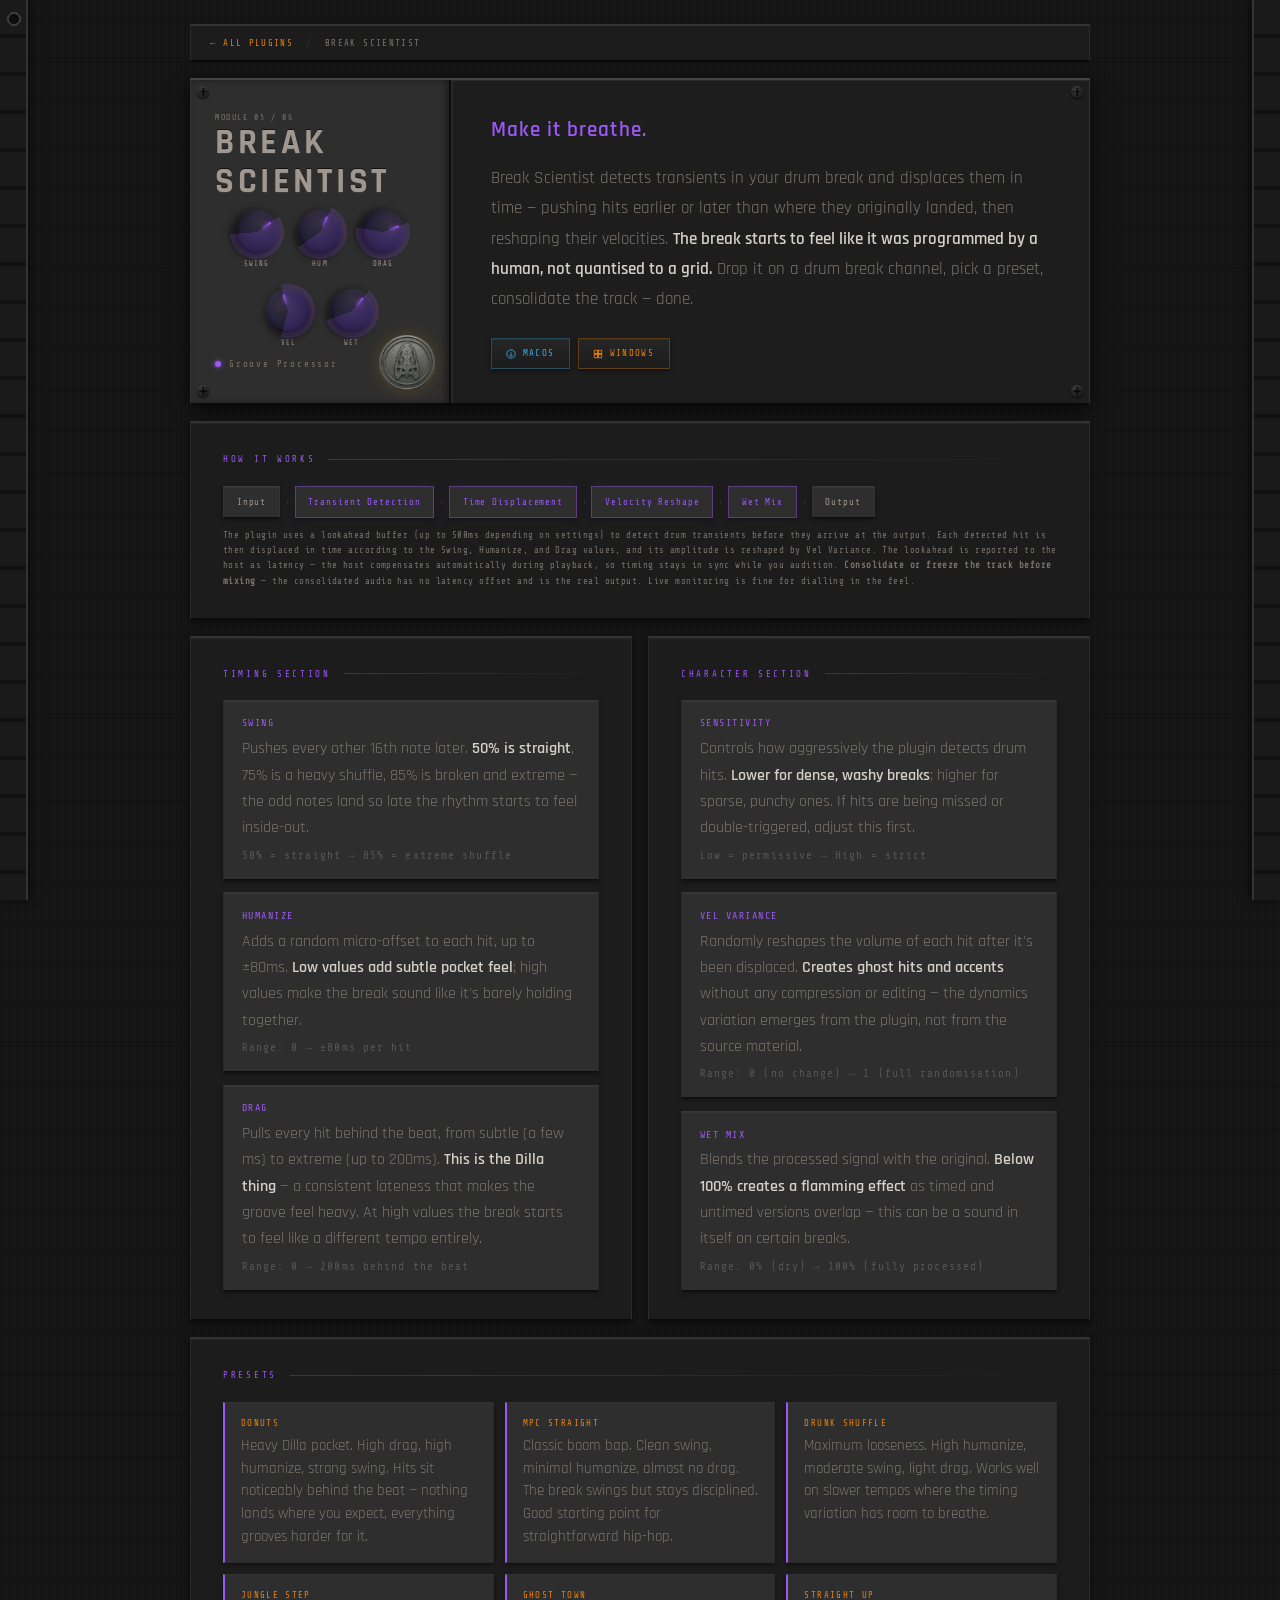
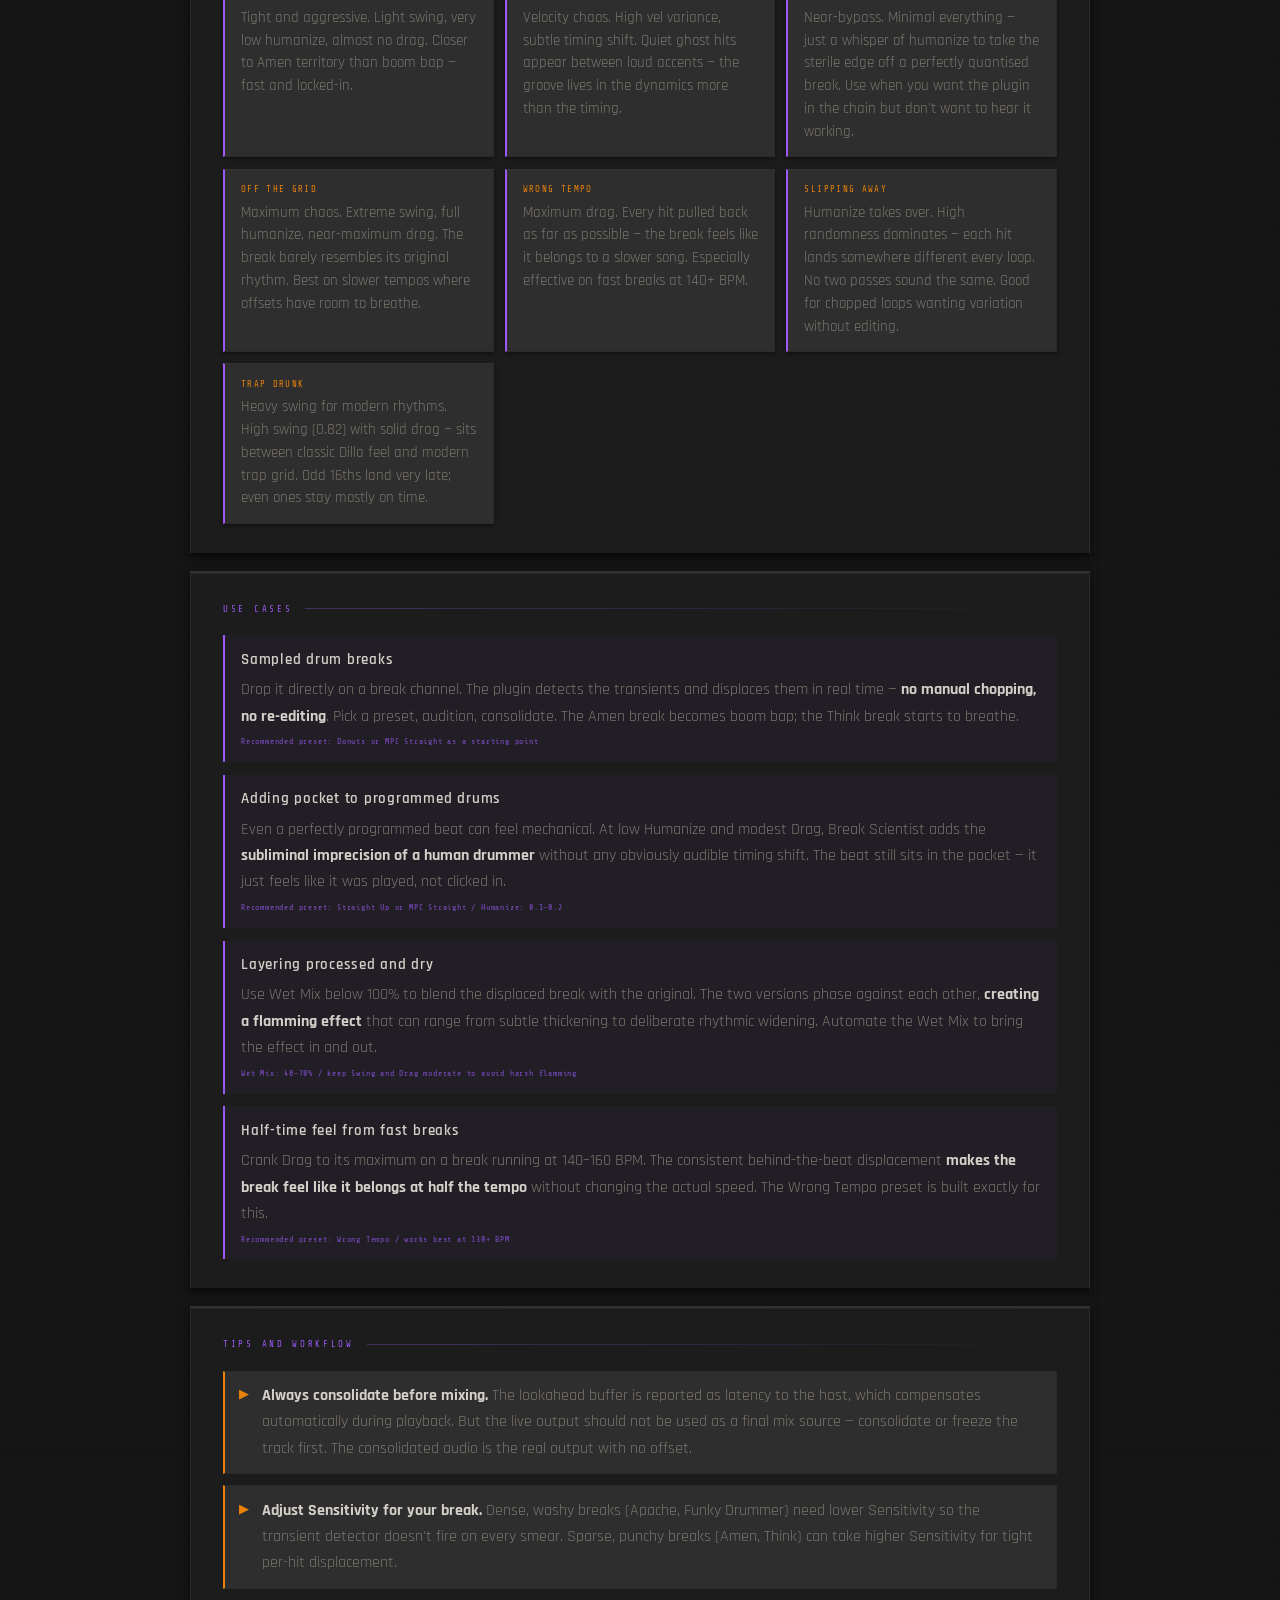
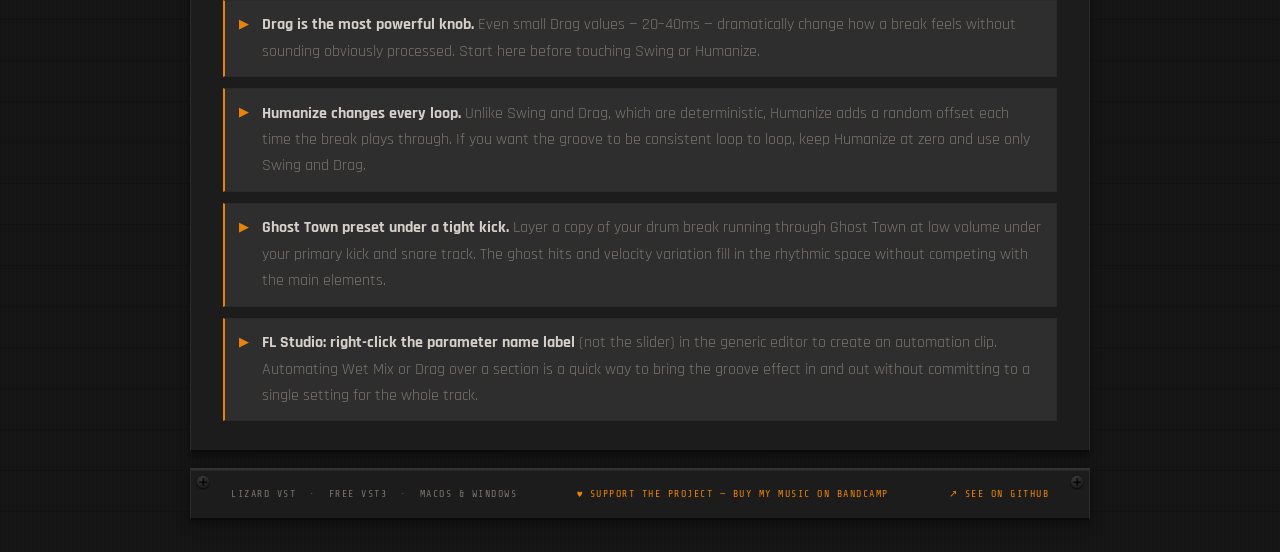
<file: break_scientist.html>
<!DOCTYPE html>
<html lang="en">
<head>
  <meta charset="UTF-8" />
  <meta name="viewport" content="width=device-width, initial-scale=1.0" />
  <title>Break Scientist — Lizard VST</title>
  <link rel="preconnect" href="https://fonts.googleapis.com">
  <link href="https://fonts.googleapis.com/css2?family=Rajdhani:wght@300;400;500;600;700&family=Share+Tech+Mono&display=swap" rel="stylesheet">
  <link rel="stylesheet" href="shared.css">
  <link rel="icon" type="image/x-icon" href="assets/favicon-32.png">
  <style>
    :root { --accent: #9b59f5; --accent-rgb: 155,89,245; }
    .hero-face .knob {
      background: radial-gradient(circle at 35% 30%, #3a3248 0%, #22203a 45%, #0e0c18 100%);
    }
    .hero-face .knob::before {
      opacity: 0.18;
    }
  </style>
</head>
<body>
<div class="page">

  <nav class="nav">
    <a href="index.html">&#8592; All Plugins</a>
    <span class="sep">/</span>
    <span>Break Scientist</span>
  </nav>

  <div class="hero">
    <div class="screw tl"></div><div class="screw tr"></div>
    <div class="screw bl"></div><div class="screw br"></div>
    <div class="hero-inner">
      <div class="hero-face">
        <span class="hero-num">MODULE 05 / 06</span>
        <div class="hero-title">Break<br>Scientist</div>
        <div class="knob-row">
          <div class="knob-unit"><div class="knob" style="transform:rotate(55deg)"></div><span class="knob-label">Swing</span></div>
          <div class="knob-unit"><div class="knob" style="transform:rotate(25deg)"></div><span class="knob-label">Hum</span></div>
          <div class="knob-unit"><div class="knob" style="transform:rotate(70deg)"></div><span class="knob-label">Drag</span></div>
          <div class="knob-unit"><div class="knob" style="transform:rotate(-15deg)"></div><span class="knob-label">Vel</span></div>
          <div class="knob-unit"><div class="knob" style="transform:rotate(40deg)"></div><span class="knob-label">Wet</span></div>
        </div>
        <div class="hero-cat">
          <div class="cat-dot" style="background:#9b59f5;box-shadow:0 0 5px rgba(155,89,245,0.9);"></div>
          Groove Processor
        </div>
        <img src="assets/logo.png" alt="Lizard VST" class="hero-logo">
      </div>
      <div class="hero-body">
        <div class="hero-tagline">Make it breathe.</div>
        <p class="hero-desc">
          Break Scientist detects transients in your drum break and displaces them in time — pushing hits earlier or later than where they originally landed, then reshaping their velocities. <strong>The break starts to feel like it was programmed by a human, not quantised to a grid.</strong> Drop it on a drum break channel, pick a preset, consolidate the track — done.
        </p>
        <div class="hero-dl">
          <a class="dl-btn mac" href="https://github.com/Ricardo-Silva91/vst_playground/releases/download/break_scientist-latest/Break_Scientist.vst3_Mac.zip">
            <svg width="10" height="10" viewBox="0 0 24 24" fill="none" stroke="currentColor" stroke-width="2"><path d="M12 2a10 10 0 1 1 0 20A10 10 0 0 1 12 2z"/><path d="M12 8v8M8 14l4 4 4-4"/></svg>macOS
          </a>
          <a class="dl-btn win" href="https://github.com/Ricardo-Silva91/vst_playground/releases/download/break_scientist-latest/Break_Scientist.vst3_Windows.zip">
            <svg width="10" height="10" viewBox="0 0 24 24" fill="none" stroke="currentColor" stroke-width="2"><rect x="3" y="3" width="8" height="8"/><rect x="13" y="3" width="8" height="8"/><rect x="3" y="13" width="8" height="8"/><rect x="13" y="13" width="8" height="8"/></svg>Windows
          </a>
        </div>
      </div>
    </div>
  </div>

  <!-- HOW IT WORKS -->
  <div class="content-grid wide">
    <div class="panel">
      <div class="panel-title">How It Works</div>
      <div class="chain">
        <span class="chain-node">Input</span><span class="chain-arrow">&#8250;</span>
        <span class="chain-node highlight">Transient Detection</span><span class="chain-arrow">&#8250;</span>
        <span class="chain-node highlight">Time Displacement</span><span class="chain-arrow">&#8250;</span>
        <span class="chain-node highlight">Velocity Reshape</span><span class="chain-arrow">&#8250;</span>
        <span class="chain-node highlight">Wet Mix</span><span class="chain-arrow">&#8250;</span>
        <span class="chain-node">Output</span>
      </div>
      <p class="chain-note">
        The plugin uses a lookahead buffer (up to 500ms depending on settings) to detect drum transients before they arrive at the output. Each detected hit is then displaced in time according to the Swing, Humanize, and Drag values, and its amplitude is reshaped by Vel Variance. The lookahead is reported to the host as latency — the host compensates automatically during playback, so timing stays in sync while you audition. <strong>Consolidate or freeze the track before mixing</strong> — the consolidated audio has no latency offset and is the real output. Live monitoring is fine for dialling in the feel.
      </p>
    </div>
  </div>

  <!-- PARAMETERS -->
  <div class="content-grid">
    <div class="panel">
      <div class="panel-title">Timing Section</div>
      <div class="param-list">
        <div class="param-card">
          <div class="param-name">Swing</div>
          <p class="param-desc">Pushes every other 16th note later. <strong>50% is straight</strong>, 75% is a heavy shuffle, 85% is broken and extreme — the odd notes land so late the rhythm starts to feel inside-out.</p>
          <div class="param-range">50% = straight &rarr; 85% = extreme shuffle</div>
        </div>
        <div class="param-card">
          <div class="param-name">Humanize</div>
          <p class="param-desc">Adds a random micro-offset to each hit, up to &plusmn;80ms. <strong>Low values add subtle pocket feel</strong>; high values make the break sound like it's barely holding together.</p>
          <div class="param-range">Range: 0 &rarr; &plusmn;80ms per hit</div>
        </div>
        <div class="param-card">
          <div class="param-name">Drag</div>
          <p class="param-desc">Pulls every hit behind the beat, from subtle (a few ms) to extreme (up to 200ms). <strong>This is the Dilla thing</strong> — a consistent lateness that makes the groove feel heavy. At high values the break starts to feel like a different tempo entirely.</p>
          <div class="param-range">Range: 0 &rarr; 200ms behind the beat</div>
        </div>
      </div>
    </div>
    <div class="panel">
      <div class="panel-title">Character Section</div>
      <div class="param-list">
        <div class="param-card">
          <div class="param-name">Sensitivity</div>
          <p class="param-desc">Controls how aggressively the plugin detects drum hits. <strong>Lower for dense, washy breaks</strong>; higher for sparse, punchy ones. If hits are being missed or double-triggered, adjust this first.</p>
          <div class="param-range">Low = permissive &rarr; High = strict</div>
        </div>
        <div class="param-card">
          <div class="param-name">Vel Variance</div>
          <p class="param-desc">Randomly reshapes the volume of each hit after it's been displaced. <strong>Creates ghost hits and accents</strong> without any compression or editing — the dynamics variation emerges from the plugin, not from the source material.</p>
          <div class="param-range">Range: 0 (no change) &rarr; 1 (full randomisation)</div>
        </div>
        <div class="param-card">
          <div class="param-name">Wet Mix</div>
          <p class="param-desc">Blends the processed signal with the original. <strong>Below 100% creates a flamming effect</strong> as timed and untimed versions overlap — this can be a sound in itself on certain breaks.</p>
          <div class="param-range">Range: 0% (dry) &rarr; 100% (fully processed)</div>
        </div>
      </div>
    </div>
  </div>

  <!-- PRESETS -->
  <div class="content-grid wide">
    <div class="panel">
      <div class="panel-title">Presets</div>
      <div class="preset-grid" style="grid-template-columns: repeat(auto-fill, minmax(220px, 1fr));">
        <div class="preset-card">
          <div class="preset-name">Donuts</div>
          <p class="preset-desc">Heavy Dilla pocket. High drag, high humanize, strong swing. Hits sit noticeably behind the beat — nothing lands where you expect, everything grooves harder for it.</p>
        </div>
        <div class="preset-card">
          <div class="preset-name">MPC Straight</div>
          <p class="preset-desc">Classic boom bap. Clean swing, minimal humanize, almost no drag. The break swings but stays disciplined. Good starting point for straightforward hip-hop.</p>
        </div>
        <div class="preset-card">
          <div class="preset-name">Drunk Shuffle</div>
          <p class="preset-desc">Maximum looseness. High humanize, moderate swing, light drag. Works well on slower tempos where the timing variation has room to breathe.</p>
        </div>
        <div class="preset-card">
          <div class="preset-name">Jungle Step</div>
          <p class="preset-desc">Tight and aggressive. Light swing, very low humanize, almost no drag. Closer to Amen territory than boom bap — fast and locked-in.</p>
        </div>
        <div class="preset-card">
          <div class="preset-name">Ghost Town</div>
          <p class="preset-desc">Velocity chaos. High vel variance, subtle timing shift. Quiet ghost hits appear between loud accents — the groove lives in the dynamics more than the timing.</p>
        </div>
        <div class="preset-card">
          <div class="preset-name">Straight Up</div>
          <p class="preset-desc">Near-bypass. Minimal everything — just a whisper of humanize to take the sterile edge off a perfectly quantised break. Use when you want the plugin in the chain but don't want to hear it working.</p>
        </div>
        <div class="preset-card">
          <div class="preset-name">Off The Grid</div>
          <p class="preset-desc">Maximum chaos. Extreme swing, full humanize, near-maximum drag. The break barely resembles its original rhythm. Best on slower tempos where offsets have room to breathe.</p>
        </div>
        <div class="preset-card">
          <div class="preset-name">Wrong Tempo</div>
          <p class="preset-desc">Maximum drag. Every hit pulled back as far as possible — the break feels like it belongs to a slower song. Especially effective on fast breaks at 140+ BPM.</p>
        </div>
        <div class="preset-card">
          <div class="preset-name">Slipping Away</div>
          <p class="preset-desc">Humanize takes over. High randomness dominates — each hit lands somewhere different every loop. No two passes sound the same. Good for chopped loops wanting variation without editing.</p>
        </div>
        <div class="preset-card">
          <div class="preset-name">Trap Drunk</div>
          <p class="preset-desc">Heavy swing for modern rhythms. High swing (0.82) with solid drag — sits between classic Dilla feel and modern trap grid. Odd 16ths land very late; even ones stay mostly on time.</p>
        </div>
      </div>
    </div>
  </div>

  <!-- USE CASES -->
  <div class="content-grid wide">
    <div class="panel">
      <div class="panel-title">Use Cases</div>
      <div class="usecase-list">
        <div class="usecase-card">
          <div class="usecase-title">Sampled drum breaks</div>
          <p class="usecase-body">Drop it directly on a break channel. The plugin detects the transients and displaces them in real time — <strong>no manual chopping, no re-editing</strong>. Pick a preset, audition, consolidate. The Amen break becomes boom bap; the Think break starts to breathe.</p>
          <div class="usecase-settings">Recommended preset: Donuts or MPC Straight as a starting point</div>
        </div>
        <div class="usecase-card">
          <div class="usecase-title">Adding pocket to programmed drums</div>
          <p class="usecase-body">Even a perfectly programmed beat can feel mechanical. At low Humanize and modest Drag, Break Scientist adds the <strong>subliminal imprecision of a human drummer</strong> without any obviously audible timing shift. The beat still sits in the pocket — it just feels like it was played, not clicked in.</p>
          <div class="usecase-settings">Recommended preset: Straight Up or MPC Straight / Humanize: 0.1–0.2</div>
        </div>
        <div class="usecase-card">
          <div class="usecase-title">Layering processed and dry</div>
          <p class="usecase-body">Use Wet Mix below 100% to blend the displaced break with the original. The two versions phase against each other, <strong>creating a flamming effect</strong> that can range from subtle thickening to deliberate rhythmic widening. Automate the Wet Mix to bring the effect in and out.</p>
          <div class="usecase-settings">Wet Mix: 40–70% / keep Swing and Drag moderate to avoid harsh flamming</div>
        </div>
        <div class="usecase-card">
          <div class="usecase-title">Half-time feel from fast breaks</div>
          <p class="usecase-body">Crank Drag to its maximum on a break running at 140–160 BPM. The consistent behind-the-beat displacement <strong>makes the break feel like it belongs at half the tempo</strong> without changing the actual speed. The Wrong Tempo preset is built exactly for this.</p>
          <div class="usecase-settings">Recommended preset: Wrong Tempo / works best at 130+ BPM</div>
        </div>
      </div>
    </div>
  </div>

  <!-- TIPS -->
  <div class="content-grid wide">
    <div class="panel">
      <div class="panel-title">Tips and Workflow</div>
      <div class="tip-list">
        <div class="tip">
          <span class="tip-icon">&#9654;</span>
          <p class="tip-text"><strong>Always consolidate before mixing.</strong> The lookahead buffer is reported as latency to the host, which compensates automatically during playback. But the live output should not be used as a final mix source — consolidate or freeze the track first. The consolidated audio is the real output with no offset.</p>
        </div>
        <div class="tip">
          <span class="tip-icon">&#9654;</span>
          <p class="tip-text"><strong>Adjust Sensitivity for your break.</strong> Dense, washy breaks (Apache, Funky Drummer) need lower Sensitivity so the transient detector doesn't fire on every smear. Sparse, punchy breaks (Amen, Think) can take higher Sensitivity for tight per-hit displacement.</p>
        </div>
        <div class="tip">
          <span class="tip-icon">&#9654;</span>
          <p class="tip-text"><strong>Drag is the most powerful knob.</strong> Even small Drag values — 20–40ms — dramatically change how a break feels without sounding obviously processed. Start here before touching Swing or Humanize.</p>
        </div>
        <div class="tip">
          <span class="tip-icon">&#9654;</span>
          <p class="tip-text"><strong>Humanize changes every loop.</strong> Unlike Swing and Drag, which are deterministic, Humanize adds a random offset each time the break plays through. If you want the groove to be consistent loop to loop, keep Humanize at zero and use only Swing and Drag.</p>
        </div>
        <div class="tip">
          <span class="tip-icon">&#9654;</span>
          <p class="tip-text"><strong>Ghost Town preset under a tight kick.</strong> Layer a copy of your drum break running through Ghost Town at low volume under your primary kick and snare track. The ghost hits and velocity variation fill in the rhythmic space without competing with the main elements.</p>
        </div>
        <div class="tip">
          <span class="tip-icon">&#9654;</span>
          <p class="tip-text"><strong>FL Studio: right-click the parameter name label</strong> (not the slider) in the generic editor to create an automation clip. Automating Wet Mix or Drag over a section is a quick way to bring the groove effect in and out without committing to a single setting for the whole track.</p>
        </div>
      </div>
    </div>
  </div>

  <footer>
    <div class="screw tl"></div><div class="screw tr"></div>
    <span class="footer-text">Lizard VST &nbsp;&#183;&nbsp; Free VST3 &nbsp;&#183;&nbsp; macOS &amp; Windows</span>
    <a class="footer-link" href="https://mrgloomy.bandcamp.com/" target="_blank">&#9829; Support the project — buy my music on Bandcamp</a>
    <a class="footer-link" href="https://github.com/Ricardo-Silva91/vst_playground" target="_blank">&#8599; See on GitHub</a>
  </footer>

</div>
</body>
</html>
</file>
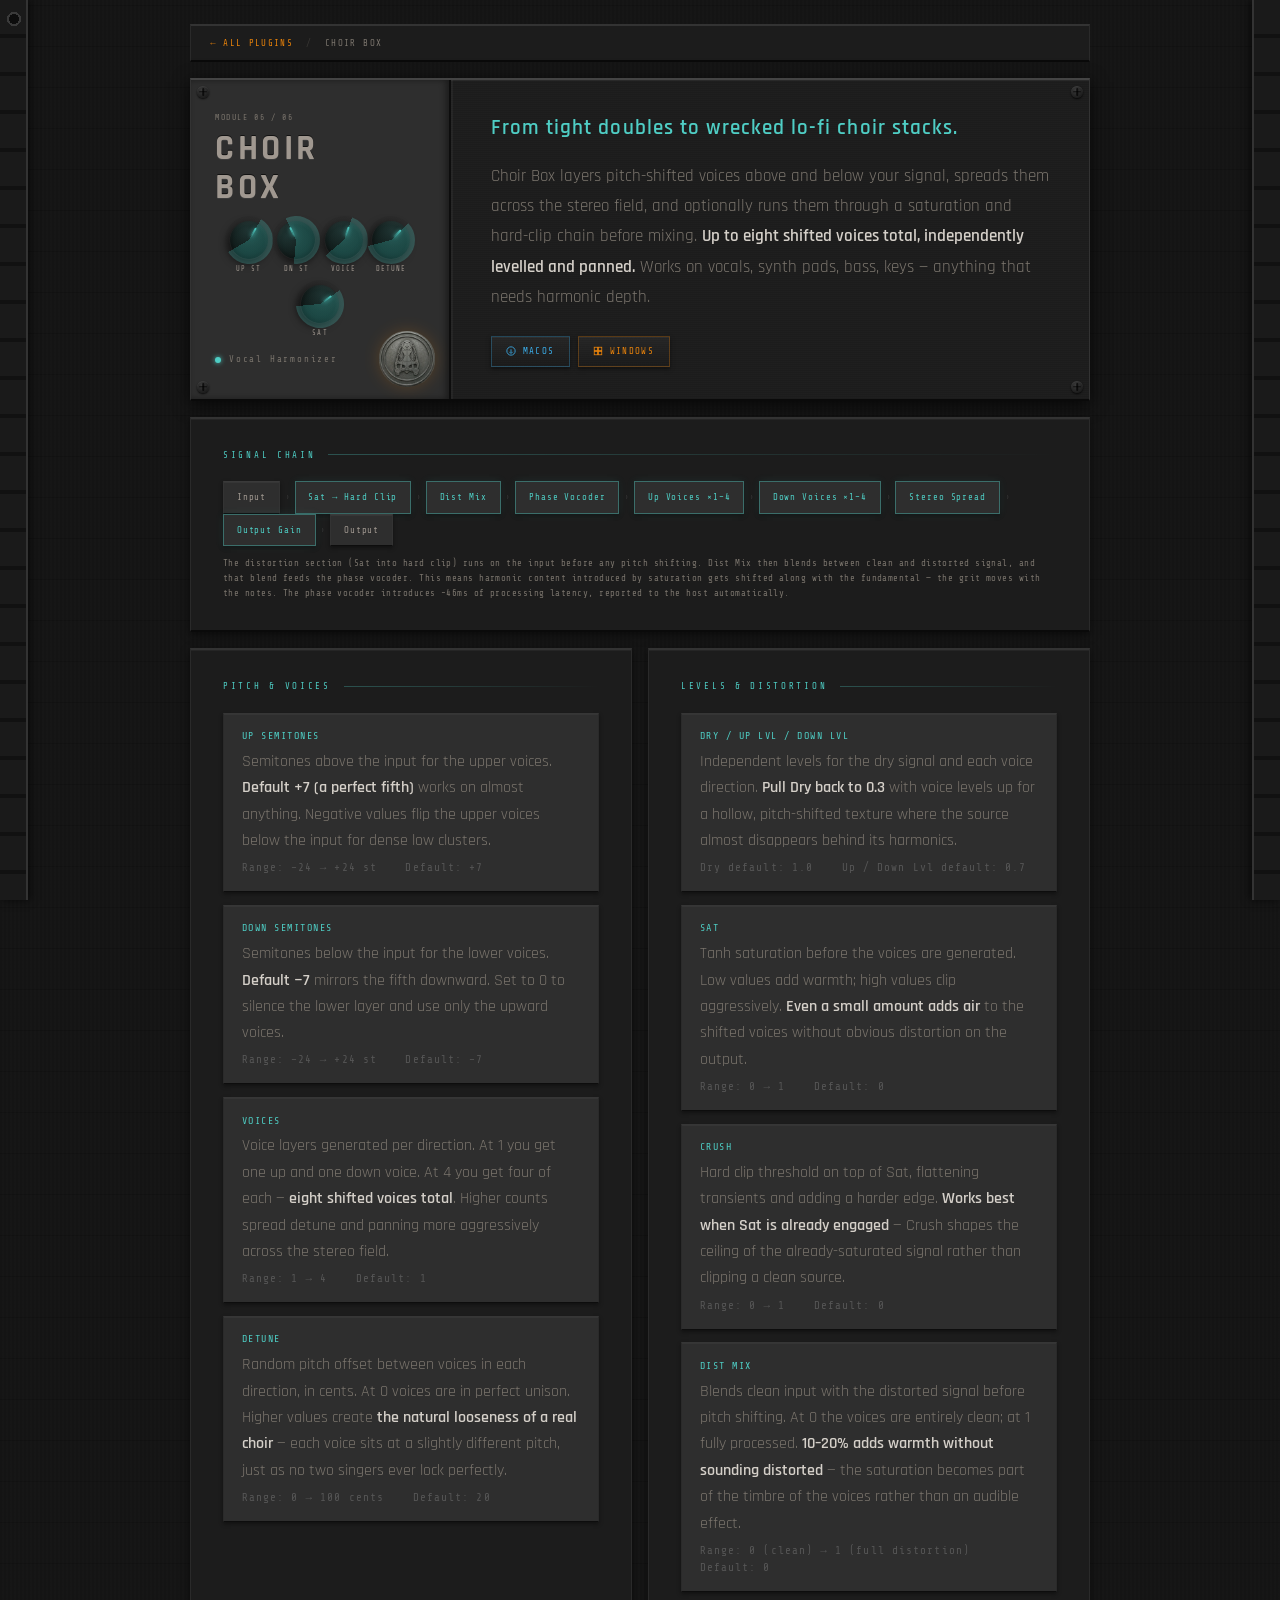
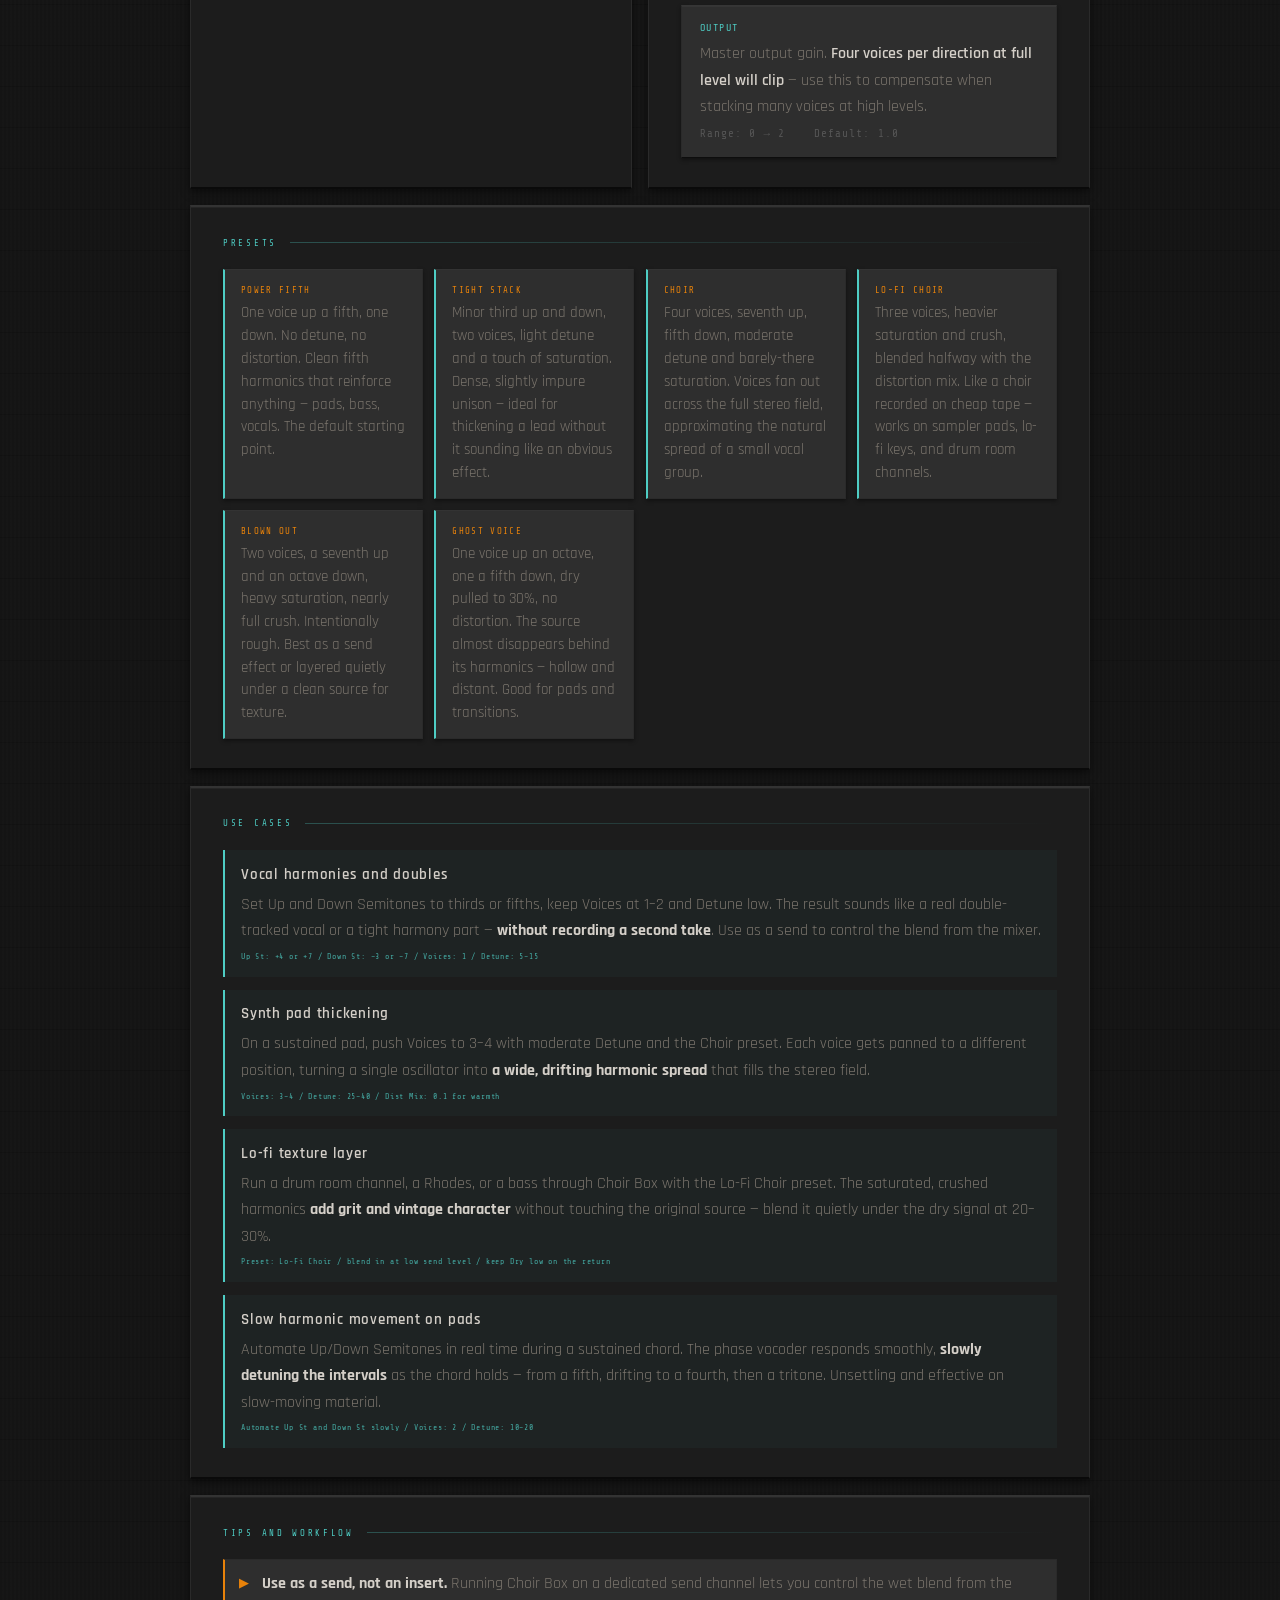
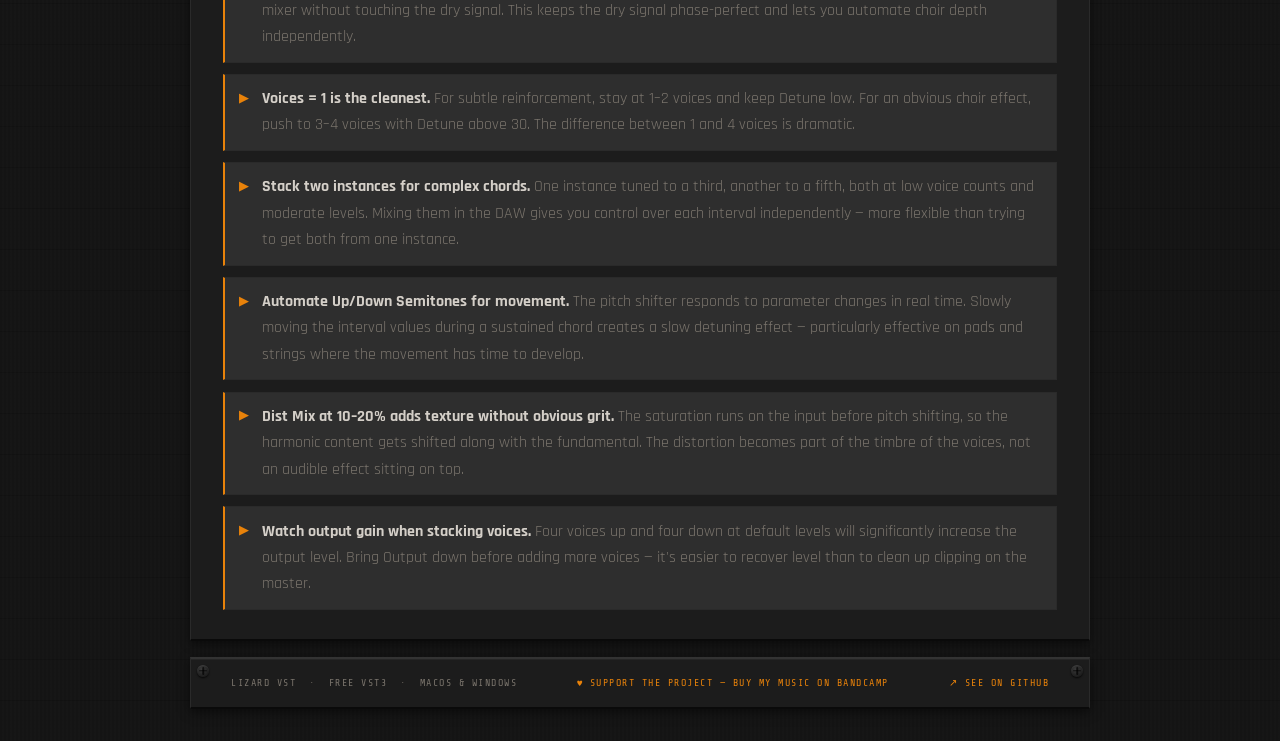
<file: choir_box.html>
<!DOCTYPE html>
<html lang="en">
<head>
  <meta charset="UTF-8" />
  <meta name="viewport" content="width=device-width, initial-scale=1.0" />
  <title>Choir Box — Lizard VST</title>
  <link rel="preconnect" href="https://fonts.googleapis.com">
  <link href="https://fonts.googleapis.com/css2?family=Rajdhani:wght@300;400;500;600;700&family=Share+Tech+Mono&display=swap" rel="stylesheet">
  <link rel="icon" type="image/x-icon" href="assets/favicon-32.png">
  <link rel="stylesheet" href="shared.css">
  <style>
    :root { --accent: #4ecdc4; --accent-rgb: 78,205,196; }
    .hero-face .knob { background: radial-gradient(circle at 35% 30%, #1e3a38 0%, #0f211f 45%, #050f0e 100%); }
  </style>
</head>
<body>
<div class="page">

  <nav class="nav">
    <a href="index.html">&#8592; All Plugins</a>
    <span class="sep">/</span>
    <span>Choir Box</span>
  </nav>

  <div class="hero">
    <div class="screw tl"></div><div class="screw tr"></div>
    <div class="screw bl"></div><div class="screw br"></div>
    <div class="hero-inner">
      <div class="hero-face">
        <span class="hero-num">MODULE 06 / 06</span>
        <div class="hero-title">Choir<br>Box</div>
        <div class="knob-row" style="gap:0.6rem;">
          <div class="knob-unit"><div class="knob" style="transform:rotate(30deg);width:38px;height:38px;"></div><span class="knob-label">Up St</span></div>
          <div class="knob-unit"><div class="knob" style="transform:rotate(-25deg);width:38px;height:38px;"></div><span class="knob-label">Dn St</span></div>
          <div class="knob-unit"><div class="knob" style="transform:rotate(20deg);width:38px;height:38px;"></div><span class="knob-label">Voice</span></div>
          <div class="knob-unit"><div class="knob" style="transform:rotate(45deg);width:38px;height:38px;"></div><span class="knob-label">Detune</span></div>
          <div class="knob-unit"><div class="knob" style="transform:rotate(55deg);width:38px;height:38px;"></div><span class="knob-label">Sat</span></div>
        </div>
        <div class="hero-cat">
          <div class="cat-dot" style="background:#4ecdc4;box-shadow:0 0 5px rgba(78,205,196,0.9);"></div>
          Vocal Harmonizer
        </div>
        <img src="assets/logo.png" alt="Lizard VST" class="hero-logo">
      </div>
      <div class="hero-body">
        <div class="hero-tagline">From tight doubles to wrecked lo-fi choir stacks.</div>
        <p class="hero-desc">
          Choir Box layers pitch-shifted voices above and below your signal, spreads them across the stereo field, and optionally runs them through a saturation and hard-clip chain before mixing. <strong>Up to eight shifted voices total, independently levelled and panned.</strong> Works on vocals, synth pads, bass, keys — anything that needs harmonic depth.
        </p>
        <div class="hero-dl">
          <a class="dl-btn mac" href="https://github.com/Ricardo-Silva91/vst_playground/releases/download/choir_box-latest/Choir_Box.vst3_Mac.zip">
            <svg width="10" height="10" viewBox="0 0 24 24" fill="none" stroke="currentColor" stroke-width="2"><path d="M12 2a10 10 0 1 1 0 20A10 10 0 0 1 12 2z"/><path d="M12 8v8M8 14l4 4 4-4"/></svg>macOS
          </a>
          <a class="dl-btn win" href="https://github.com/Ricardo-Silva91/vst_playground/releases/download/choir_box-latest/Choir_Box.vst3_Windows.zip">
            <svg width="10" height="10" viewBox="0 0 24 24" fill="none" stroke="currentColor" stroke-width="2"><rect x="3" y="3" width="8" height="8"/><rect x="13" y="3" width="8" height="8"/><rect x="3" y="13" width="8" height="8"/><rect x="13" y="13" width="8" height="8"/></svg>Windows
          </a>
        </div>
      </div>
    </div>
  </div>

  <!-- SIGNAL CHAIN -->
  <div class="content-grid wide">
    <div class="panel">
      <div class="panel-title">Signal Chain</div>
      <div class="chain">
        <span class="chain-node">Input</span><span class="chain-arrow">&#8250;</span>
        <span class="chain-node highlight">Sat &rarr; Hard Clip</span><span class="chain-arrow">&#8250;</span>
        <span class="chain-node highlight">Dist Mix</span><span class="chain-arrow">&#8250;</span>
        <span class="chain-node highlight">Phase Vocoder</span><span class="chain-arrow">&#8250;</span>
        <span class="chain-node highlight">Up Voices &#215;1–4</span><span class="chain-arrow">&#8250;</span>
        <span class="chain-node highlight">Down Voices &#215;1–4</span><span class="chain-arrow">&#8250;</span>
        <span class="chain-node highlight">Stereo Spread</span><span class="chain-arrow">&#8250;</span>
        <span class="chain-node highlight">Output Gain</span><span class="chain-arrow">&#8250;</span>
        <span class="chain-node">Output</span>
      </div>
      <p class="chain-note">
        The distortion section (Sat into hard clip) runs on the input before any pitch shifting. Dist Mix then blends between clean and distorted signal, and that blend feeds the phase vocoder. This means harmonic content introduced by saturation gets shifted along with the fundamental — the grit moves with the notes. The phase vocoder introduces ~46ms of processing latency, reported to the host automatically.
      </p>
    </div>
  </div>

  <!-- PARAMETERS -->
  <div class="content-grid">
    <div class="panel">
      <div class="panel-title">Pitch &amp; Voices</div>
      <div class="param-list">
        <div class="param-card">
          <div class="param-name">Up Semitones</div>
          <p class="param-desc">Semitones above the input for the upper voices. <strong>Default +7 (a perfect fifth)</strong> works on almost anything. Negative values flip the upper voices below the input for dense low clusters.</p>
          <div class="param-range">Range: &minus;24 &rarr; +24 st &nbsp;&nbsp; Default: +7</div>
        </div>
        <div class="param-card">
          <div class="param-name">Down Semitones</div>
          <p class="param-desc">Semitones below the input for the lower voices. <strong>Default &minus;7</strong> mirrors the fifth downward. Set to 0 to silence the lower layer and use only the upward voices.</p>
          <div class="param-range">Range: &minus;24 &rarr; +24 st &nbsp;&nbsp; Default: &minus;7</div>
        </div>
        <div class="param-card">
          <div class="param-name">Voices</div>
          <p class="param-desc">Voice layers generated per direction. At 1 you get one up and one down voice. At 4 you get four of each — <strong>eight shifted voices total</strong>. Higher counts spread detune and panning more aggressively across the stereo field.</p>
          <div class="param-range">Range: 1 &rarr; 4 &nbsp;&nbsp; Default: 1</div>
        </div>
        <div class="param-card">
          <div class="param-name">Detune</div>
          <p class="param-desc">Random pitch offset between voices in each direction, in cents. At 0 voices are in perfect unison. Higher values create <strong>the natural looseness of a real choir</strong> — each voice sits at a slightly different pitch, just as no two singers ever lock perfectly.</p>
          <div class="param-range">Range: 0 &rarr; 100 cents &nbsp;&nbsp; Default: 20</div>
        </div>
      </div>
    </div>
    <div class="panel">
      <div class="panel-title">Levels &amp; Distortion</div>
      <div class="param-list">
        <div class="param-card">
          <div class="param-name">Dry / Up Lvl / Down Lvl</div>
          <p class="param-desc">Independent levels for the dry signal and each voice direction. <strong>Pull Dry back to 0.3</strong> with voice levels up for a hollow, pitch-shifted texture where the source almost disappears behind its harmonics.</p>
          <div class="param-range">Dry default: 1.0 &nbsp;&nbsp; Up / Down Lvl default: 0.7</div>
        </div>
        <div class="param-card">
          <div class="param-name">Sat</div>
          <p class="param-desc">Tanh saturation before the voices are generated. Low values add warmth; high values clip aggressively. <strong>Even a small amount adds air</strong> to the shifted voices without obvious distortion on the output.</p>
          <div class="param-range">Range: 0 &rarr; 1 &nbsp;&nbsp; Default: 0</div>
        </div>
        <div class="param-card">
          <div class="param-name">Crush</div>
          <p class="param-desc">Hard clip threshold on top of Sat, flattening transients and adding a harder edge. <strong>Works best when Sat is already engaged</strong> — Crush shapes the ceiling of the already-saturated signal rather than clipping a clean source.</p>
          <div class="param-range">Range: 0 &rarr; 1 &nbsp;&nbsp; Default: 0</div>
        </div>
        <div class="param-card">
          <div class="param-name">Dist Mix</div>
          <p class="param-desc">Blends clean input with the distorted signal before pitch shifting. At 0 the voices are entirely clean; at 1 fully processed. <strong>10–20% adds warmth without sounding distorted</strong> — the saturation becomes part of the timbre of the voices rather than an audible effect.</p>
          <div class="param-range">Range: 0 (clean) &rarr; 1 (full distortion) &nbsp;&nbsp; Default: 0</div>
        </div>
        <div class="param-card">
          <div class="param-name">Output</div>
          <p class="param-desc">Master output gain. <strong>Four voices per direction at full level will clip</strong> — use this to compensate when stacking many voices at high levels.</p>
          <div class="param-range">Range: 0 &rarr; 2 &nbsp;&nbsp; Default: 1.0</div>
        </div>
      </div>
    </div>
  </div>

  <!-- PRESETS -->
  <div class="content-grid wide">
    <div class="panel">
      <div class="panel-title">Presets</div>
      <div class="preset-grid">
        <div class="preset-card">
          <div class="preset-name">Power Fifth</div>
          <p class="preset-desc">One voice up a fifth, one down. No detune, no distortion. Clean fifth harmonics that reinforce anything — pads, bass, vocals. The default starting point.</p>
        </div>
        <div class="preset-card">
          <div class="preset-name">Tight Stack</div>
          <p class="preset-desc">Minor third up and down, two voices, light detune and a touch of saturation. Dense, slightly impure unison — ideal for thickening a lead without it sounding like an obvious effect.</p>
        </div>
        <div class="preset-card">
          <div class="preset-name">Choir</div>
          <p class="preset-desc">Four voices, seventh up, fifth down, moderate detune and barely-there saturation. Voices fan out across the full stereo field, approximating the natural spread of a small vocal group.</p>
        </div>
        <div class="preset-card">
          <div class="preset-name">Lo-Fi Choir</div>
          <p class="preset-desc">Three voices, heavier saturation and crush, blended halfway with the distortion mix. Like a choir recorded on cheap tape — works on sampler pads, lo-fi keys, and drum room channels.</p>
        </div>
        <div class="preset-card">
          <div class="preset-name">Blown Out</div>
          <p class="preset-desc">Two voices, a seventh up and an octave down, heavy saturation, nearly full crush. Intentionally rough. Best as a send effect or layered quietly under a clean source for texture.</p>
        </div>
        <div class="preset-card">
          <div class="preset-name">Ghost Voice</div>
          <p class="preset-desc">One voice up an octave, one a fifth down, dry pulled to 30%, no distortion. The source almost disappears behind its harmonics — hollow and distant. Good for pads and transitions.</p>
        </div>
      </div>
    </div>
  </div>

  <!-- USE CASES -->
  <div class="content-grid wide">
    <div class="panel">
      <div class="panel-title">Use Cases</div>
      <div class="usecase-list">
        <div class="usecase-card">
          <div class="usecase-title">Vocal harmonies and doubles</div>
          <p class="usecase-body">Set Up and Down Semitones to thirds or fifths, keep Voices at 1–2 and Detune low. The result sounds like a real double-tracked vocal or a tight harmony part — <strong>without recording a second take</strong>. Use as a send to control the blend from the mixer.</p>
          <div class="usecase-settings">Up St: +4 or +7 / Down St: &minus;3 or &minus;7 / Voices: 1 / Detune: 5–15</div>
        </div>
        <div class="usecase-card">
          <div class="usecase-title">Synth pad thickening</div>
          <p class="usecase-body">On a sustained pad, push Voices to 3–4 with moderate Detune and the Choir preset. Each voice gets panned to a different position, turning a single oscillator into <strong>a wide, drifting harmonic spread</strong> that fills the stereo field.</p>
          <div class="usecase-settings">Voices: 3–4 / Detune: 25–40 / Dist Mix: 0.1 for warmth</div>
        </div>
        <div class="usecase-card">
          <div class="usecase-title">Lo-fi texture layer</div>
          <p class="usecase-body">Run a drum room channel, a Rhodes, or a bass through Choir Box with the Lo-Fi Choir preset. The saturated, crushed harmonics <strong>add grit and vintage character</strong> without touching the original source — blend it quietly under the dry signal at 20–30%.</p>
          <div class="usecase-settings">Preset: Lo-Fi Choir / blend in at low send level / keep Dry low on the return</div>
        </div>
        <div class="usecase-card">
          <div class="usecase-title">Slow harmonic movement on pads</div>
          <p class="usecase-body">Automate Up/Down Semitones in real time during a sustained chord. The phase vocoder responds smoothly, <strong>slowly detuning the intervals</strong> as the chord holds — from a fifth, drifting to a fourth, then a tritone. Unsettling and effective on slow-moving material.</p>
          <div class="usecase-settings">Automate Up St and Down St slowly / Voices: 2 / Detune: 10–20</div>
        </div>
      </div>
    </div>
  </div>

  <!-- TIPS -->
  <div class="content-grid wide">
    <div class="panel">
      <div class="panel-title">Tips and Workflow</div>
      <div class="tip-list">
        <div class="tip">
          <span class="tip-icon">&#9654;</span>
          <p class="tip-text"><strong>Use as a send, not an insert.</strong> Running Choir Box on a dedicated send channel lets you control the wet blend from the mixer without touching the dry signal. This keeps the dry signal phase-perfect and lets you automate choir depth independently.</p>
        </div>
        <div class="tip">
          <span class="tip-icon">&#9654;</span>
          <p class="tip-text"><strong>Voices = 1 is the cleanest.</strong> For subtle reinforcement, stay at 1–2 voices and keep Detune low. For an obvious choir effect, push to 3–4 voices with Detune above 30. The difference between 1 and 4 voices is dramatic.</p>
        </div>
        <div class="tip">
          <span class="tip-icon">&#9654;</span>
          <p class="tip-text"><strong>Stack two instances for complex chords.</strong> One instance tuned to a third, another to a fifth, both at low voice counts and moderate levels. Mixing them in the DAW gives you control over each interval independently — more flexible than trying to get both from one instance.</p>
        </div>
        <div class="tip">
          <span class="tip-icon">&#9654;</span>
          <p class="tip-text"><strong>Automate Up/Down Semitones for movement.</strong> The pitch shifter responds to parameter changes in real time. Slowly moving the interval values during a sustained chord creates a slow detuning effect — particularly effective on pads and strings where the movement has time to develop.</p>
        </div>
        <div class="tip">
          <span class="tip-icon">&#9654;</span>
          <p class="tip-text"><strong>Dist Mix at 10–20% adds texture without obvious grit.</strong> The saturation runs on the input before pitch shifting, so the harmonic content gets shifted along with the fundamental. The distortion becomes part of the timbre of the voices, not an audible effect sitting on top.</p>
        </div>
        <div class="tip">
          <span class="tip-icon">&#9654;</span>
          <p class="tip-text"><strong>Watch output gain when stacking voices.</strong> Four voices up and four down at default levels will significantly increase the output level. Bring Output down before adding more voices — it's easier to recover level than to clean up clipping on the master.</p>
        </div>
      </div>
    </div>
  </div>

  <footer>
    <div class="screw tl"></div><div class="screw tr"></div>
    <span class="footer-text">Lizard VST &nbsp;&#183;&nbsp; Free VST3 &nbsp;&#183;&nbsp; macOS &amp; Windows</span>
    <a class="footer-link" href="https://mrgloomy.bandcamp.com/" target="_blank">&#9829; Support the project — buy my music on Bandcamp</a>
    <a class="footer-link" href="https://github.com/Ricardo-Silva91/vst_playground" target="_blank">&#8599; See on GitHub</a>
  </footer>

</div>
</body>
</html>
</file>
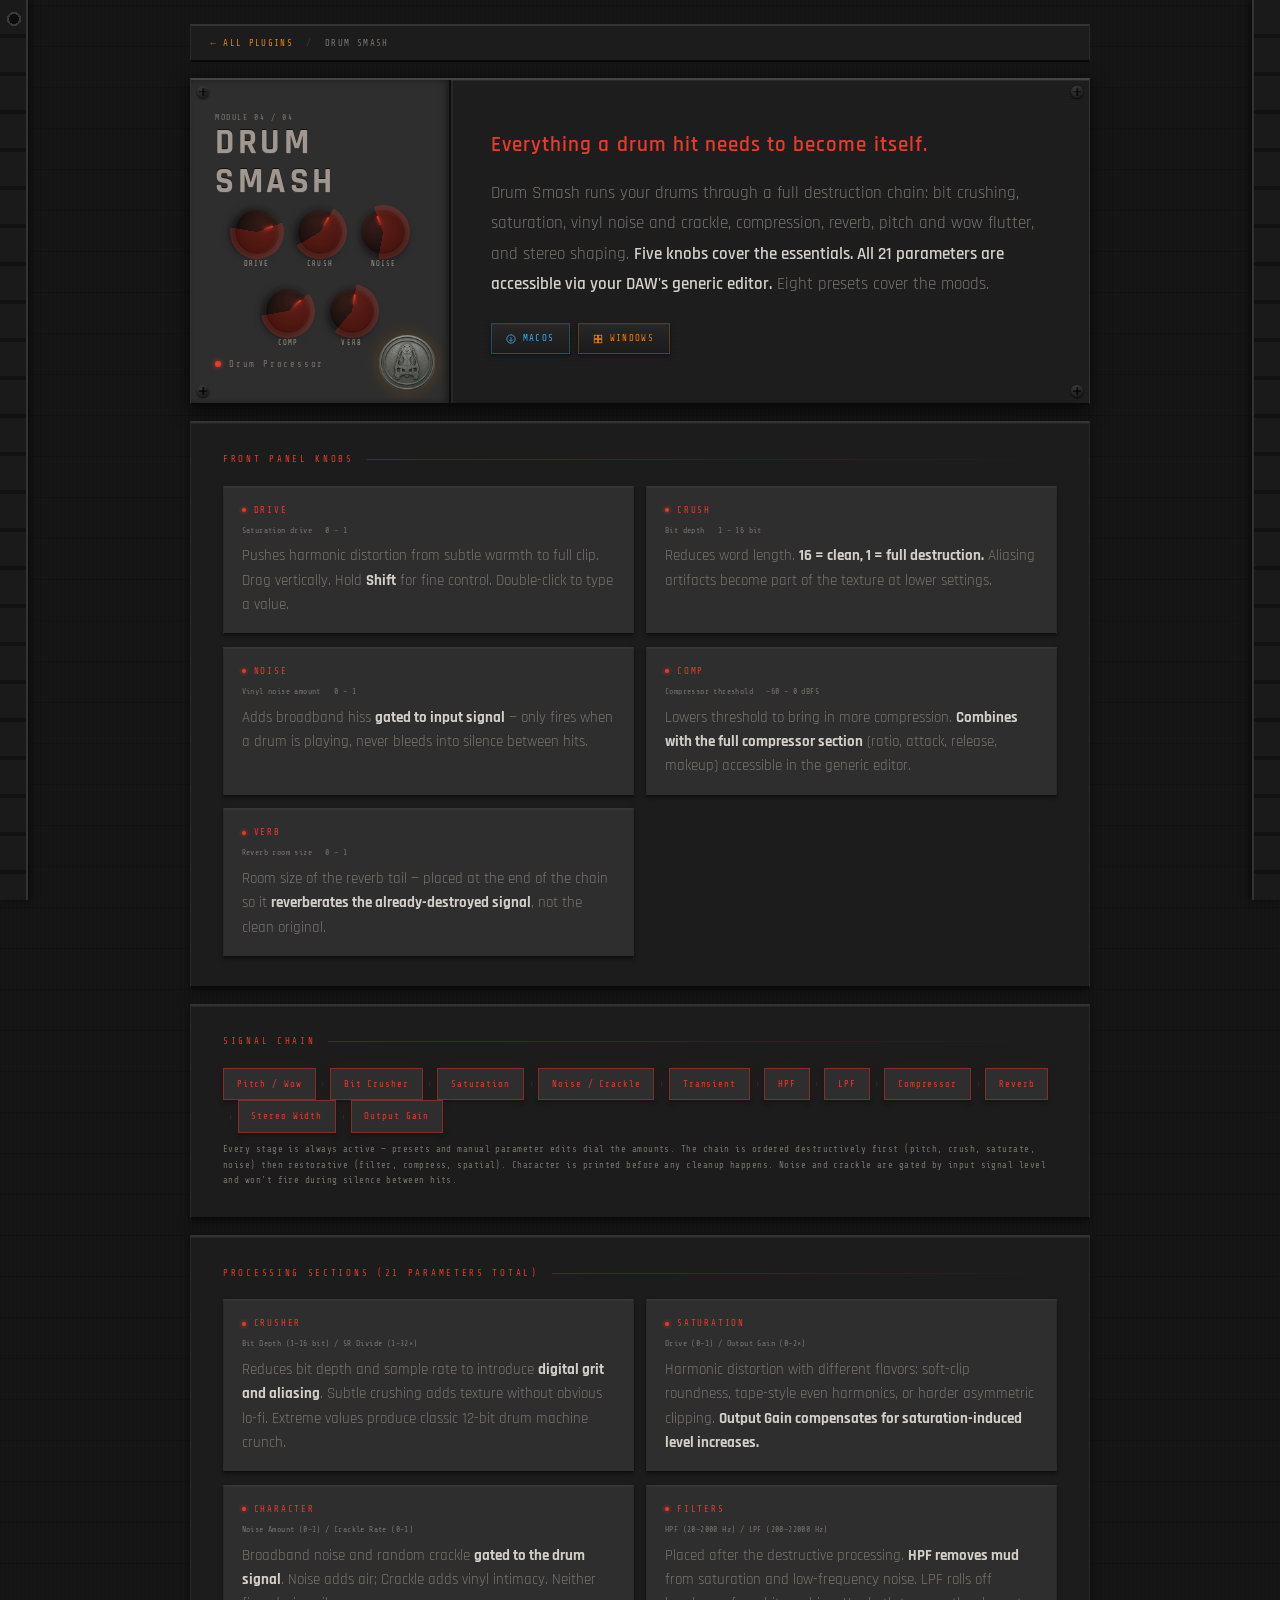
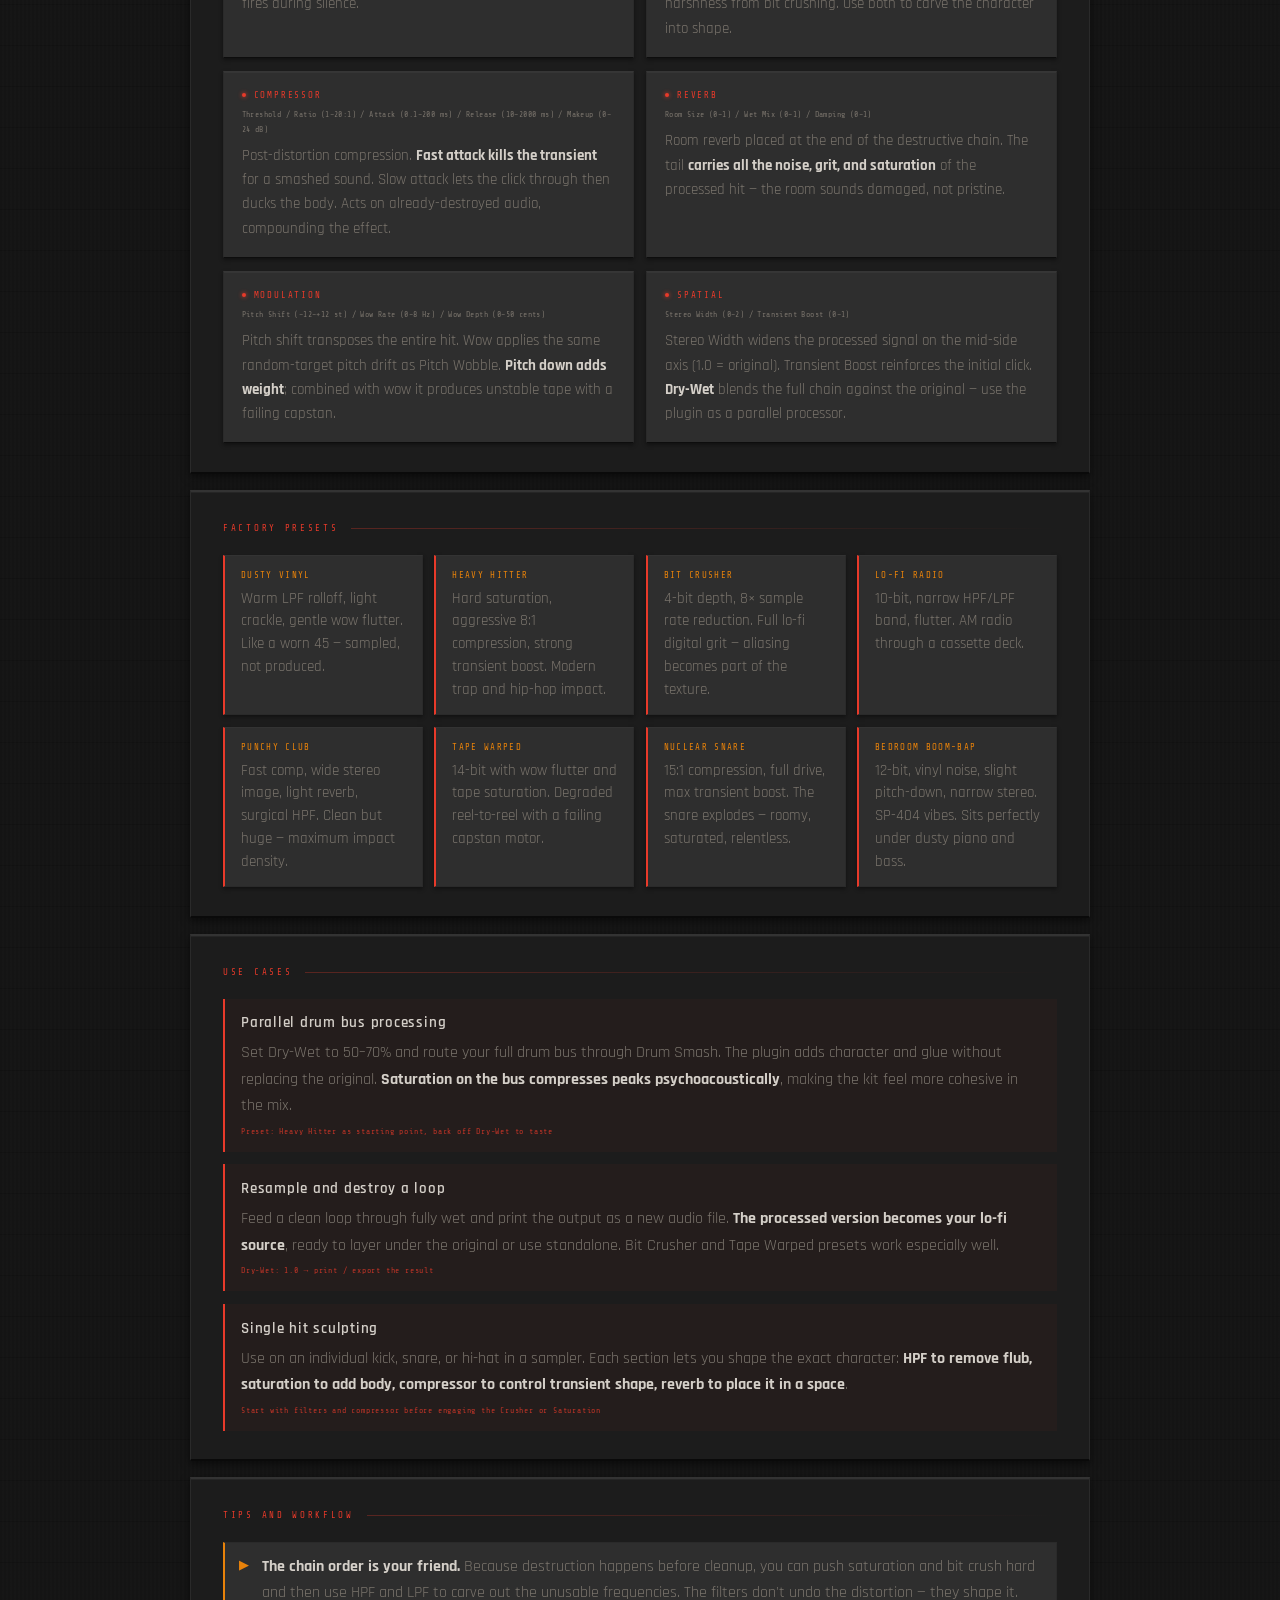
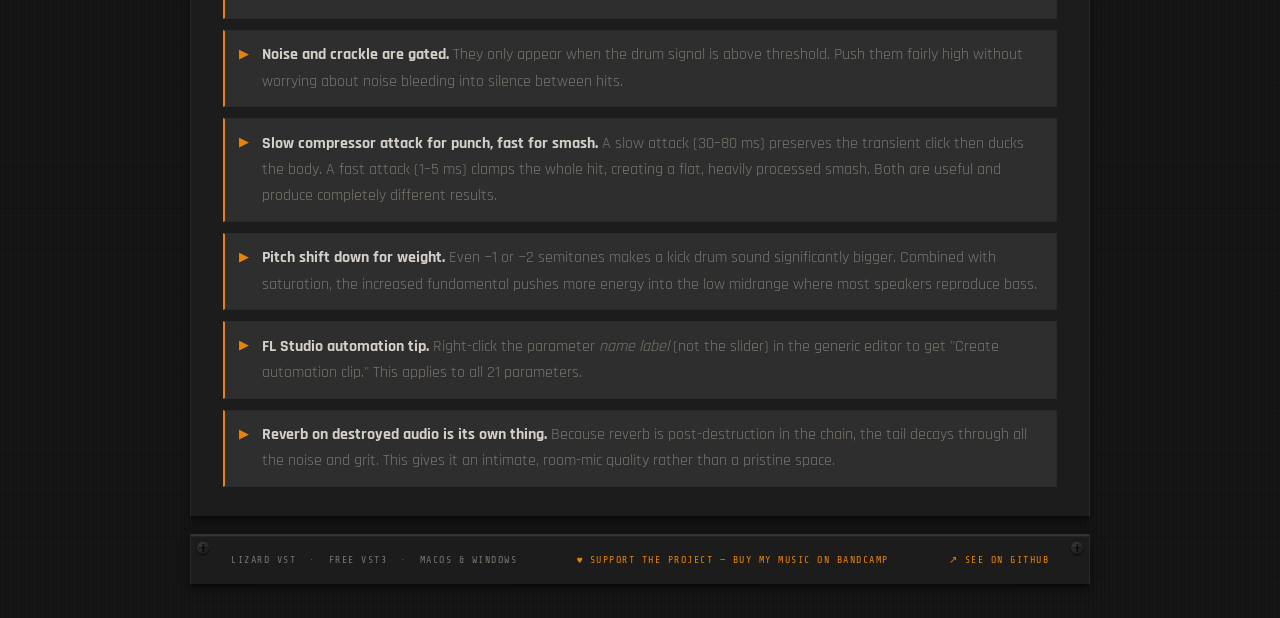
<file: drum_smash.html>
<!DOCTYPE html>
<html lang="en">
<head>
  <meta charset="UTF-8" />
  <meta name="viewport" content="width=device-width, initial-scale=1.0" />
  <title>Drum Smash — Lizard VST</title>
  <link rel="preconnect" href="https://fonts.googleapis.com">
  <link href="https://fonts.googleapis.com/css2?family=Rajdhani:wght@300;400;500;600;700&family=Share+Tech+Mono&display=swap" rel="stylesheet">
  <link rel="stylesheet" href="shared.css">
  <link rel="icon" type="image/x-icon" href="assets/favicon-32.png">
  <style>
    :root { --accent: #e83a2a; --accent-rgb: 232,58,42; }
    .hero-face .knob { background: radial-gradient(circle at 35% 30%, #3a1a14 0%, #200e0a 45%, #0a0504 100%); }
  </style>
</head>
<body>
<div class="page">

  <nav class="nav">
    <a href="index.html">&#8592; All Plugins</a>
    <span class="sep">/</span>
    <span>Drum Smash</span>
  </nav>

  <div class="hero">
    <div class="screw tl"></div><div class="screw tr"></div>
    <div class="screw bl"></div><div class="screw br"></div>
    <div class="hero-inner">
      <div class="hero-face">
        <span class="hero-num">MODULE 04 / 04</span>
        <div class="hero-title">Drum<br>Smash</div>
        <div class="knob-row">
          <div class="knob-unit"><div class="knob" style="transform:rotate(70deg)"></div><span class="knob-label">Drive</span></div>
          <div class="knob-unit"><div class="knob" style="transform:rotate(30deg)"></div><span class="knob-label">Crush</span></div>
          <div class="knob-unit"><div class="knob" style="transform:rotate(-20deg)"></div><span class="knob-label">Noise</span></div>
          <div class="knob-unit"><div class="knob" style="transform:rotate(50deg)"></div><span class="knob-label">Comp</span></div>
          <div class="knob-unit"><div class="knob" style="transform:rotate(10deg)"></div><span class="knob-label">Verb</span></div>
        </div>
        <div class="hero-cat">
          <div class="cat-dot" style="background:var(--led-red);box-shadow:0 0 5px rgba(232,58,42,0.9);"></div>
          Drum Processor
        </div>
        <img src="assets/logo.png" alt="Lizard VST" class="hero-logo">
      </div>
      <div class="hero-body">
        <div class="hero-tagline">Everything a drum hit needs to become itself.</div>
        <p class="hero-desc">
          Drum Smash runs your drums through a full destruction chain: bit crushing, saturation, vinyl noise and crackle, compression, reverb, pitch and wow flutter, and stereo shaping. <strong>Five knobs cover the essentials. All 21 parameters are accessible via your DAW's generic editor.</strong> Eight presets cover the moods.
        </p>
        <div class="hero-dl">
          <a class="dl-btn mac" href="https://github.com/Ricardo-Silva91/vst_playground/releases/download/drum_smash-latest/Drum_Smash.vst3_Mac.zip">
            <svg width="10" height="10" viewBox="0 0 24 24" fill="none" stroke="currentColor" stroke-width="2"><path d="M12 2a10 10 0 1 1 0 20A10 10 0 0 1 12 2z"/><path d="M12 8v8M8 14l4 4 4-4"/></svg>macOS
          </a>
          <a class="dl-btn win" href="https://github.com/Ricardo-Silva91/vst_playground/releases/download/drum_smash-latest/Drum_Smash.vst3_Windows.zip">
            <svg width="10" height="10" viewBox="0 0 24 24" fill="none" stroke="currentColor" stroke-width="2"><rect x="3" y="3" width="8" height="8"/><rect x="13" y="3" width="8" height="8"/><rect x="3" y="13" width="8" height="8"/><rect x="13" y="13" width="8" height="8"/></svg>Windows
          </a>
        </div>
      </div>
    </div>
  </div>

  <!-- FRONT PANEL KNOBS -->
  <div class="content-grid wide">
    <div class="panel">
      <div class="panel-title">Front Panel Knobs</div>
      <div class="sections-grid">
        <div class="section-card">
          <div class="section-name">Drive</div>
          <div class="section-params">Saturation drive &nbsp; 0 – 1</div>
          <p class="section-desc">Pushes harmonic distortion from subtle warmth to full clip. Drag vertically. Hold <strong>Shift</strong> for fine control. Double-click to type a value.</p>
        </div>
        <div class="section-card">
          <div class="section-name">Crush</div>
          <div class="section-params">Bit depth &nbsp; 1 – 16 bit</div>
          <p class="section-desc">Reduces word length. <strong>16 = clean, 1 = full destruction.</strong> Aliasing artifacts become part of the texture at lower settings.</p>
        </div>
        <div class="section-card">
          <div class="section-name">Noise</div>
          <div class="section-params">Vinyl noise amount &nbsp; 0 – 1</div>
          <p class="section-desc">Adds broadband hiss <strong>gated to input signal</strong> — only fires when a drum is playing, never bleeds into silence between hits.</p>
        </div>
        <div class="section-card">
          <div class="section-name">Comp</div>
          <div class="section-params">Compressor threshold &nbsp; &minus;60 – 0 dBFS</div>
          <p class="section-desc">Lowers threshold to bring in more compression. <strong>Combines with the full compressor section</strong> (ratio, attack, release, makeup) accessible in the generic editor.</p>
        </div>
        <div class="section-card">
          <div class="section-name">Verb</div>
          <div class="section-params">Reverb room size &nbsp; 0 – 1</div>
          <p class="section-desc">Room size of the reverb tail — placed at the end of the chain so it <strong>reverberates the already-destroyed signal</strong>, not the clean original.</p>
        </div>
      </div>
    </div>
  </div>

  <!-- SIGNAL CHAIN -->
  <div class="content-grid wide">
    <div class="panel">
      <div class="panel-title">Signal Chain</div>
      <div class="chain">
        <span class="chain-node highlight">Pitch / Wow</span><span class="chain-arrow">&#8250;</span>
        <span class="chain-node highlight">Bit Crusher</span><span class="chain-arrow">&#8250;</span>
        <span class="chain-node highlight">Saturation</span><span class="chain-arrow">&#8250;</span>
        <span class="chain-node highlight">Noise / Crackle</span><span class="chain-arrow">&#8250;</span>
        <span class="chain-node highlight">Transient</span><span class="chain-arrow">&#8250;</span>
        <span class="chain-node highlight">HPF</span><span class="chain-arrow">&#8250;</span>
        <span class="chain-node highlight">LPF</span><span class="chain-arrow">&#8250;</span>
        <span class="chain-node highlight">Compressor</span><span class="chain-arrow">&#8250;</span>
        <span class="chain-node highlight">Reverb</span><span class="chain-arrow">&#8250;</span>
        <span class="chain-node highlight">Stereo Width</span><span class="chain-arrow">&#8250;</span>
        <span class="chain-node highlight">Output Gain</span>
      </div>
      <p class="chain-note">
        Every stage is always active — presets and manual parameter edits dial the amounts. The chain is ordered destructively first (pitch, crush, saturate, noise) then restorative (filter, compress, spatial). Character is printed before any cleanup happens. Noise and crackle are gated by input signal level and won't fire during silence between hits.
      </p>
    </div>
  </div>

  <!-- 8 SECTIONS -->
  <div class="content-grid wide">
    <div class="panel">
      <div class="panel-title">Processing Sections (21 Parameters Total)</div>
      <div class="sections-grid">
        <div class="section-card">
          <div class="section-name">Crusher</div>
          <div class="section-params">Bit Depth (1–16 bit) / SR Divide (1–32&times;)</div>
          <p class="section-desc">Reduces bit depth and sample rate to introduce <strong>digital grit and aliasing</strong>. Subtle crushing adds texture without obvious lo-fi. Extreme values produce classic 12-bit drum machine crunch.</p>
        </div>
        <div class="section-card">
          <div class="section-name">Saturation</div>
          <div class="section-params">Drive (0–1) / Output Gain (0–2&times;)</div>
          <p class="section-desc">Harmonic distortion with different flavors: soft-clip roundness, tape-style even harmonics, or harder asymmetric clipping. <strong>Output Gain compensates for saturation-induced level increases.</strong></p>
        </div>
        <div class="section-card">
          <div class="section-name">Character</div>
          <div class="section-params">Noise Amount (0–1) / Crackle Rate (0–1)</div>
          <p class="section-desc">Broadband noise and random crackle <strong>gated to the drum signal</strong>. Noise adds air; Crackle adds vinyl intimacy. Neither fires during silence.</p>
        </div>
        <div class="section-card">
          <div class="section-name">Filters</div>
          <div class="section-params">HPF (20–2000 Hz) / LPF (200–22000 Hz)</div>
          <p class="section-desc">Placed after the destructive processing. <strong>HPF removes mud</strong> from saturation and low-frequency noise. LPF rolls off harshness from bit crushing. Use both to carve the character into shape.</p>
        </div>
        <div class="section-card">
          <div class="section-name">Compressor</div>
          <div class="section-params">Threshold / Ratio (1–20:1) / Attack (0.1–200 ms) / Release (10–2000 ms) / Makeup (0–24 dB)</div>
          <p class="section-desc">Post-distortion compression. <strong>Fast attack kills the transient</strong> for a smashed sound. Slow attack lets the click through then ducks the body. Acts on already-destroyed audio, compounding the effect.</p>
        </div>
        <div class="section-card">
          <div class="section-name">Reverb</div>
          <div class="section-params">Room Size (0–1) / Wet Mix (0–1) / Damping (0–1)</div>
          <p class="section-desc">Room reverb placed at the end of the destructive chain. The tail <strong>carries all the noise, grit, and saturation</strong> of the processed hit — the room sounds damaged, not pristine.</p>
        </div>
        <div class="section-card">
          <div class="section-name">Modulation</div>
          <div class="section-params">Pitch Shift (&minus;12–+12 st) / Wow Rate (0–8 Hz) / Wow Depth (0–50 cents)</div>
          <p class="section-desc">Pitch shift transposes the entire hit. Wow applies the same random-target pitch drift as Pitch Wobble. <strong>Pitch down adds weight</strong>; combined with wow it produces unstable tape with a failing capstan.</p>
        </div>
        <div class="section-card">
          <div class="section-name">Spatial</div>
          <div class="section-params">Stereo Width (0–2) / Transient Boost (0–1)</div>
          <p class="section-desc">Stereo Width widens the processed signal on the mid-side axis (1.0 = original). Transient Boost reinforces the initial click. <strong>Dry-Wet</strong> blends the full chain against the original — use the plugin as a parallel processor.</p>
        </div>
      </div>
    </div>
  </div>

  <!-- PRESETS -->
  <div class="content-grid wide">
    <div class="panel">
      <div class="panel-title">Factory Presets</div>
      <div class="preset-grid">
        <div class="preset-card">
          <div class="preset-name">Dusty Vinyl</div>
          <p class="preset-desc">Warm LPF rolloff, light crackle, gentle wow flutter. Like a worn 45 — sampled, not produced.</p>
        </div>
        <div class="preset-card">
          <div class="preset-name">Heavy Hitter</div>
          <p class="preset-desc">Hard saturation, aggressive 8:1 compression, strong transient boost. Modern trap and hip-hop impact.</p>
        </div>
        <div class="preset-card">
          <div class="preset-name">Bit Crusher</div>
          <p class="preset-desc">4-bit depth, 8&times; sample rate reduction. Full lo-fi digital grit — aliasing becomes part of the texture.</p>
        </div>
        <div class="preset-card">
          <div class="preset-name">Lo-Fi Radio</div>
          <p class="preset-desc">10-bit, narrow HPF/LPF band, flutter. AM radio through a cassette deck.</p>
        </div>
        <div class="preset-card">
          <div class="preset-name">Punchy Club</div>
          <p class="preset-desc">Fast comp, wide stereo image, light reverb, surgical HPF. Clean but huge — maximum impact density.</p>
        </div>
        <div class="preset-card">
          <div class="preset-name">Tape Warped</div>
          <p class="preset-desc">14-bit with wow flutter and tape saturation. Degraded reel-to-reel with a failing capstan motor.</p>
        </div>
        <div class="preset-card">
          <div class="preset-name">Nuclear Snare</div>
          <p class="preset-desc">15:1 compression, full drive, max transient boost. The snare explodes — roomy, saturated, relentless.</p>
        </div>
        <div class="preset-card">
          <div class="preset-name">Bedroom Boom-Bap</div>
          <p class="preset-desc">12-bit, vinyl noise, slight pitch-down, narrow stereo. SP-404 vibes. Sits perfectly under dusty piano and bass.</p>
        </div>
      </div>
    </div>
  </div>

  <!-- USE CASES -->
  <div class="content-grid wide">
    <div class="panel">
      <div class="panel-title">Use Cases</div>
      <div class="usecase-list">
        <div class="usecase-card">
          <div class="usecase-title">Parallel drum bus processing</div>
          <p class="usecase-body">Set Dry-Wet to 50–70% and route your full drum bus through Drum Smash. The plugin adds character and glue without replacing the original. <strong>Saturation on the bus compresses peaks psychoacoustically</strong>, making the kit feel more cohesive in the mix.</p>
          <div class="usecase-settings">Preset: Heavy Hitter as starting point, back off Dry-Wet to taste</div>
        </div>
        <div class="usecase-card">
          <div class="usecase-title">Resample and destroy a loop</div>
          <p class="usecase-body">Feed a clean loop through fully wet and print the output as a new audio file. <strong>The processed version becomes your lo-fi source</strong>, ready to layer under the original or use standalone. Bit Crusher and Tape Warped presets work especially well.</p>
          <div class="usecase-settings">Dry-Wet: 1.0 &rarr; print / export the result</div>
        </div>
        <div class="usecase-card">
          <div class="usecase-title">Single hit sculpting</div>
          <p class="usecase-body">Use on an individual kick, snare, or hi-hat in a sampler. Each section lets you shape the exact character: <strong>HPF to remove flub, saturation to add body, compressor to control transient shape, reverb to place it in a space</strong>.</p>
          <div class="usecase-settings">Start with filters and compressor before engaging the Crusher or Saturation</div>
        </div>
      </div>
    </div>
  </div>

  <!-- TIPS -->
  <div class="content-grid wide">
    <div class="panel">
      <div class="panel-title">Tips and Workflow</div>
      <div class="tip-list">
        <div class="tip">
          <span class="tip-icon">&#9654;</span>
          <p class="tip-text"><strong>The chain order is your friend.</strong> Because destruction happens before cleanup, you can push saturation and bit crush hard and then use HPF and LPF to carve out the unusable frequencies. The filters don't undo the distortion — they shape it.</p>
        </div>
        <div class="tip">
          <span class="tip-icon">&#9654;</span>
          <p class="tip-text"><strong>Noise and crackle are gated.</strong> They only appear when the drum signal is above threshold. Push them fairly high without worrying about noise bleeding into silence between hits.</p>
        </div>
        <div class="tip">
          <span class="tip-icon">&#9654;</span>
          <p class="tip-text"><strong>Slow compressor attack for punch, fast for smash.</strong> A slow attack (30–80 ms) preserves the transient click then ducks the body. A fast attack (1–5 ms) clamps the whole hit, creating a flat, heavily processed smash. Both are useful and produce completely different results.</p>
        </div>
        <div class="tip">
          <span class="tip-icon">&#9654;</span>
          <p class="tip-text"><strong>Pitch shift down for weight.</strong> Even &minus;1 or &minus;2 semitones makes a kick drum sound significantly bigger. Combined with saturation, the increased fundamental pushes more energy into the low midrange where most speakers reproduce bass.</p>
        </div>
        <div class="tip">
          <span class="tip-icon">&#9654;</span>
          <p class="tip-text"><strong>FL Studio automation tip.</strong> Right-click the parameter <em>name label</em> (not the slider) in the generic editor to get "Create automation clip." This applies to all 21 parameters.</p>
        </div>
        <div class="tip">
          <span class="tip-icon">&#9654;</span>
          <p class="tip-text"><strong>Reverb on destroyed audio is its own thing.</strong> Because reverb is post-destruction in the chain, the tail decays through all the noise and grit. This gives it an intimate, room-mic quality rather than a pristine space.</p>
        </div>
      </div>
    </div>
  </div>

  <footer>
    <div class="screw tl"></div><div class="screw tr"></div>
    <span class="footer-text">Lizard VST &nbsp;&#183;&nbsp; Free VST3 &nbsp;&#183;&nbsp; macOS &amp; Windows</span>
    <a class="footer-link" href="https://mrgloomy.bandcamp.com/" target="_blank">&#9829; Support the project — buy my music on Bandcamp</a>
    <a class="footer-link" href="https://github.com/Ricardo-Silva91/vst_playground" target="_blank">&#8599; See on GitHub</a>
  </footer>

</div>
</body>
</html>
</file>
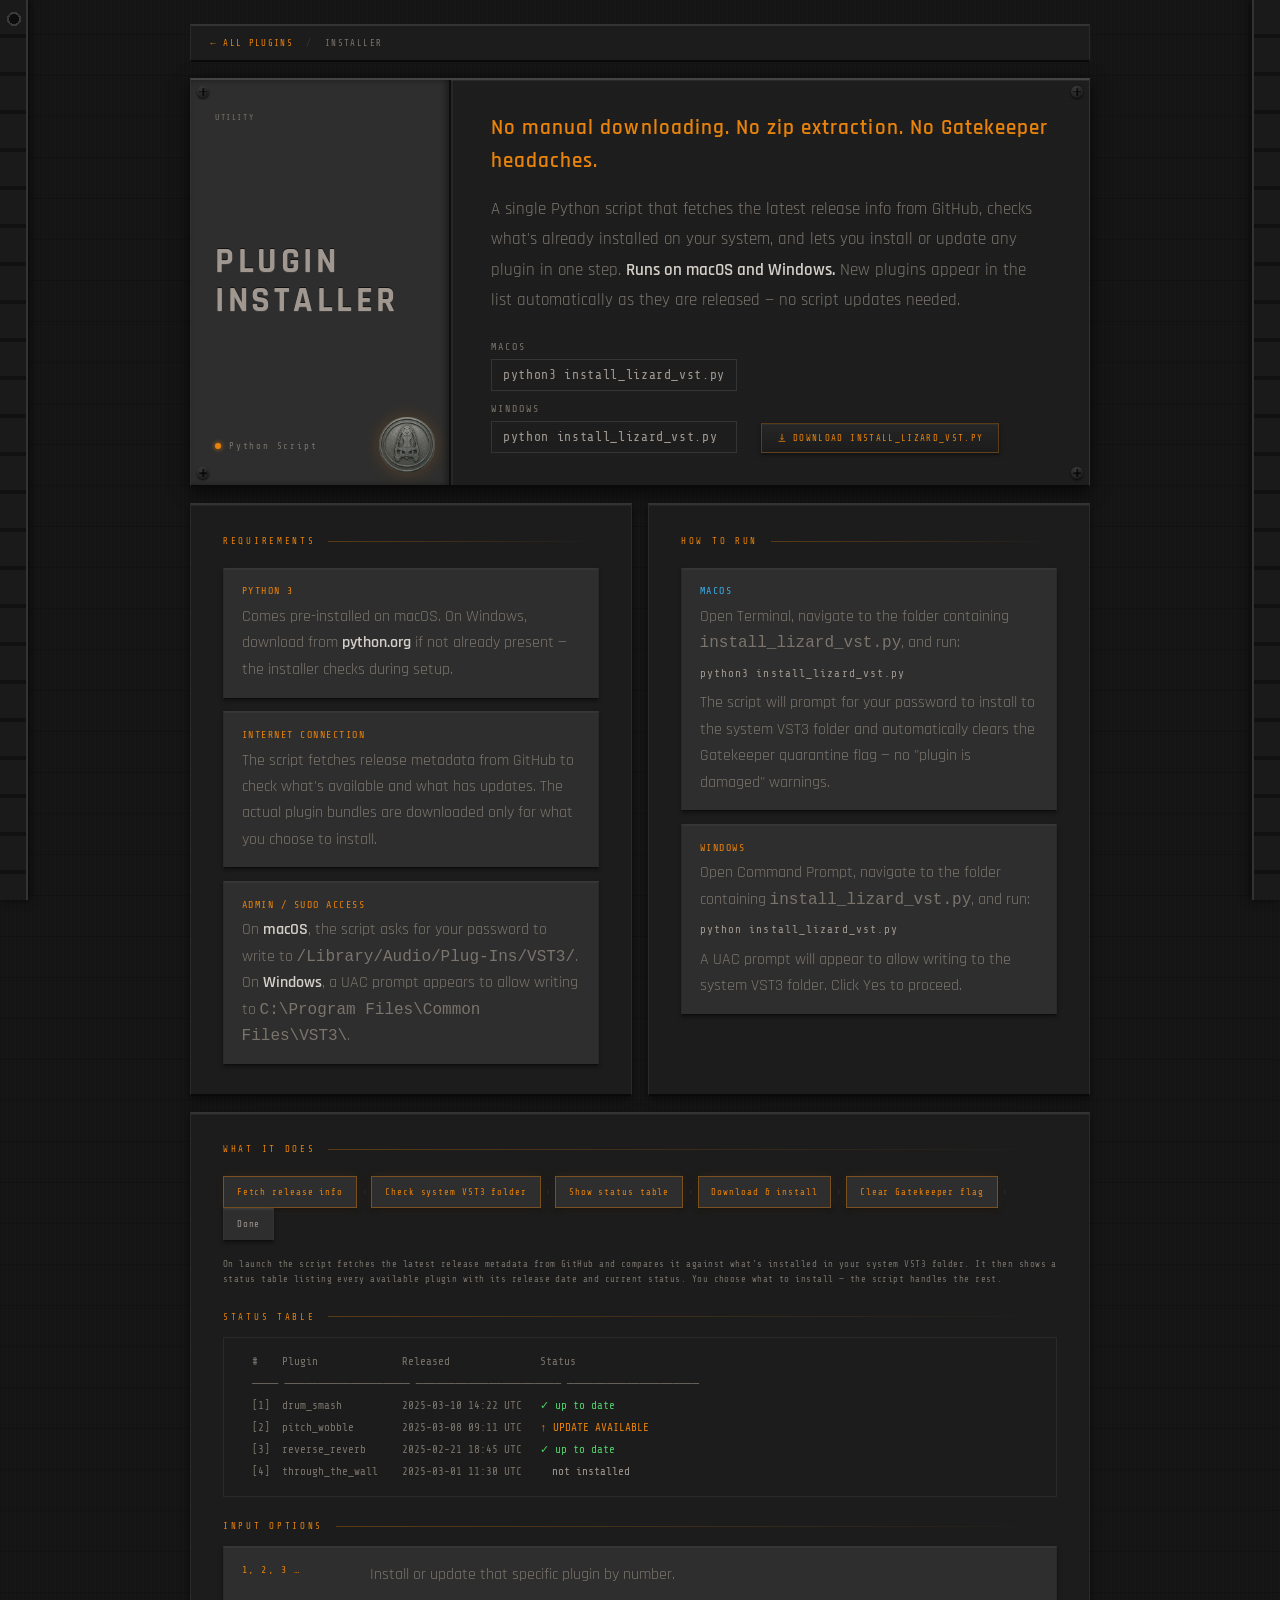
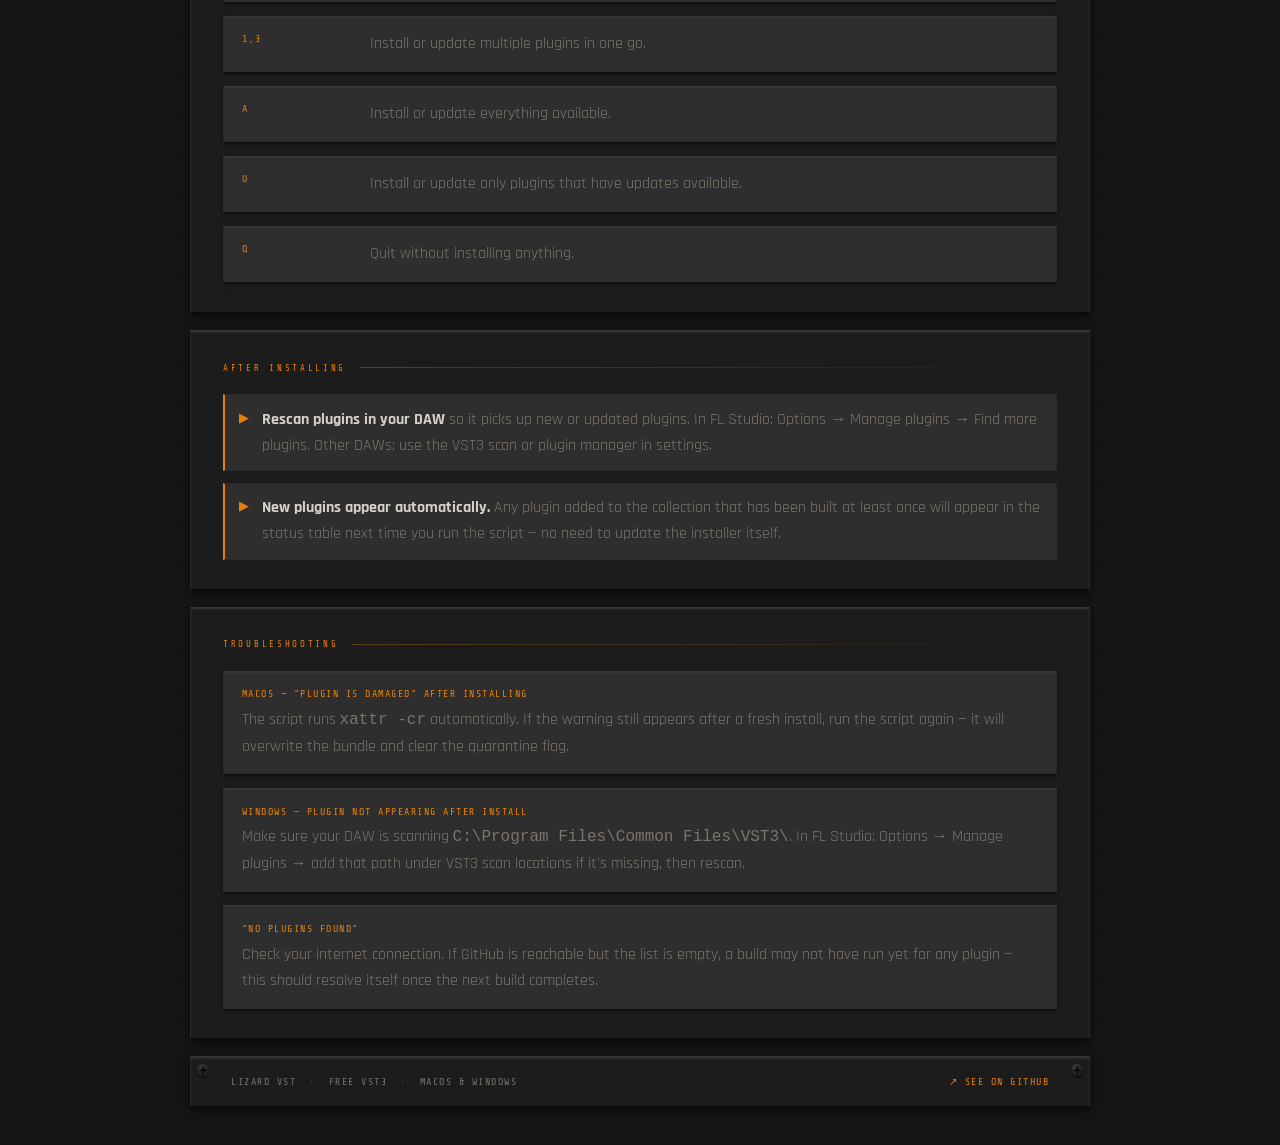
<file: install.html>
<!DOCTYPE html>
<html lang="en">
<head>
  <meta charset="UTF-8" />
  <meta name="viewport" content="width=device-width, initial-scale=1.0" />
  <title>Installer — Lizard VST</title>
  <link rel="preconnect" href="https://fonts.googleapis.com">
  <link href="https://fonts.googleapis.com/css2?family=Rajdhani:wght@300;400;500;600;700&family=Share+Tech+Mono&display=swap" rel="stylesheet">
  <link rel="icon" type="image/x-icon" href="assets/favicon-32.png">
  <link rel="stylesheet" href="shared.css">
  <style>
    :root { --accent: #e8820a; --accent-rgb: 232,130,10; }
  </style>
</head>
<body>
<div class="page">

  <nav class="nav">
    <a href="index.html">&#8592; All Plugins</a>
    <span class="sep">/</span>
    <span>Installer</span>
  </nav>

  <div class="hero">
    <div class="screw tl"></div><div class="screw tr"></div>
    <div class="screw bl"></div><div class="screw br"></div>
    <div class="hero-inner">
      <div class="hero-face">
        <span class="hero-num">UTILITY</span>
        <div class="hero-title">Plugin<br>Installer</div>
        <div class="hero-cat">
          <div class="cat-dot" style="background:var(--led-amber);box-shadow:0 0 5px rgba(232,130,10,0.9);"></div>
          Python Script
        </div>
        <img src="assets/logo.png" alt="Lizard VST" class="hero-logo">
      </div>
      <div class="hero-body">
        <div class="hero-tagline">No manual downloading. No zip extraction. No Gatekeeper headaches.</div>
        <p class="hero-desc">
          A single Python script that fetches the latest release info from GitHub, checks what's already installed on your system, and lets you install or update any plugin in one step. <strong>Runs on macOS and Windows.</strong> New plugins appear in the list automatically as they are released — no script updates needed.
        </p>
        <div style="display:flex;flex-wrap:wrap;align-items:flex-end;gap:1.5rem;margin-top:0.5rem;">
          <div style="display:flex;flex-direction:column;gap:0.6rem;">
            <div class="installer-cmd">
              <span class="installer-cmd-os">macOS</span>
              <code>python3 install_lizard_vst.py</code>
            </div>
            <div class="installer-cmd">
              <span class="installer-cmd-os">Windows</span>
              <code>python install_lizard_vst.py</code>
            </div>
          </div>
          <a class="dl-btn" href="assets/install_lizard_vst.py" download style="color:var(--led-amber);border-color:rgba(232,130,10,0.3);">
            <svg width="10" height="10" viewBox="0 0 24 24" fill="none" stroke="currentColor" stroke-width="2"><path d="M12 2v14M8 12l4 4 4-4"/><path d="M4 20h16"/></svg>
            Download install_lizard_vst.py
          </a>
        </div>
      </div>
    </div>
  </div>

  <!-- REQUIREMENTS -->
  <div class="content-grid">
    <div class="panel">
      <div class="panel-title">Requirements</div>
      <div class="param-list">
        <div class="param-card">
          <div class="param-name">Python 3</div>
          <p class="param-desc">Comes pre-installed on macOS. On Windows, download from <strong>python.org</strong> if not already present — the installer checks during setup.</p>
        </div>
        <div class="param-card">
          <div class="param-name">Internet connection</div>
          <p class="param-desc">The script fetches release metadata from GitHub to check what's available and what has updates. The actual plugin bundles are downloaded only for what you choose to install.</p>
        </div>
        <div class="param-card">
          <div class="param-name">Admin / sudo access</div>
          <p class="param-desc">On <strong>macOS</strong>, the script asks for your password to write to <code>/Library/Audio/Plug-Ins/VST3/</code>. On <strong>Windows</strong>, a UAC prompt appears to allow writing to <code>C:\Program Files\Common Files\VST3\</code>.</p>
        </div>
      </div>
    </div>

    <div class="panel">
      <div class="panel-title">How to Run</div>
      <div class="param-list">
        <div class="param-card">
          <div class="param-name" style="color:var(--led-blue);">macOS</div>
          <p class="param-desc">Open Terminal, navigate to the folder containing <code>install_lizard_vst.py</code>, and run:</p>
          <div class="param-range" style="margin-top:0.5rem;color:var(--silk);">python3 install_lizard_vst.py</div>
          <p class="param-desc" style="margin-top:0.5rem;">The script will prompt for your password to install to the system VST3 folder and automatically clears the Gatekeeper quarantine flag — no "plugin is damaged" warnings.</p>
        </div>
        <div class="param-card">
          <div class="param-name" style="color:var(--led-amber);">Windows</div>
          <p class="param-desc">Open Command Prompt, navigate to the folder containing <code>install_lizard_vst.py</code>, and run:</p>
          <div class="param-range" style="margin-top:0.5rem;color:var(--silk);">python install_lizard_vst.py</div>
          <p class="param-desc" style="margin-top:0.5rem;">A UAC prompt will appear to allow writing to the system VST3 folder. Click Yes to proceed.</p>
        </div>
      </div>
    </div>
  </div>

  <!-- HOW IT WORKS -->
  <div class="content-grid wide">
    <div class="panel">
      <div class="panel-title">What It Does</div>
      <div class="chain">
        <span class="chain-node highlight">Fetch release info</span><span class="chain-arrow">&#8250;</span>
        <span class="chain-node highlight">Check system VST3 folder</span><span class="chain-arrow">&#8250;</span>
        <span class="chain-node highlight">Show status table</span><span class="chain-arrow">&#8250;</span>
        <span class="chain-node highlight">Download &amp; install</span><span class="chain-arrow">&#8250;</span>
        <span class="chain-node highlight">Clear Gatekeeper flag</span><span class="chain-arrow">&#8250;</span>
        <span class="chain-node">Done</span>
      </div>
      <p class="chain-note" style="margin-top:1rem;">
        On launch the script fetches the latest release metadata from GitHub and compares it against what's installed in your system VST3 folder. It then shows a status table listing every available plugin with its release date and current status. You choose what to install — the script handles the rest.
      </p>

      <div style="margin-top:1.4rem;">
        <div class="panel-title" style="margin-bottom:0.8rem;">Status Table</div>
        <div style="font-family:var(--mono);font-size:11px;color:var(--text-dim);line-height:2;padding:0.8rem 1rem;background:var(--panel);border:1px solid #2a2a2a;overflow-x:auto;white-space:pre;">  #    Plugin              Released               Status
  ──── ─────────────────── ────────────────────── ────────────────────
  [1]  drum_smash          2025-03-10 14:22 UTC   <span style="color:var(--led-green);">✓ up to date</span>
  [2]  pitch_wobble        2025-03-08 09:11 UTC   <span style="color:var(--led-amber);">↑ UPDATE AVAILABLE</span>
  [3]  reverse_reverb      2025-02-21 18:45 UTC   <span style="color:var(--led-green);">✓ up to date</span>
  [4]  through_the_wall    2025-03-01 11:30 UTC   <span style="color:var(--silk);">  not installed</span></div>
      </div>

      <div style="margin-top:1.4rem;">
        <div class="panel-title" style="margin-bottom:0.8rem;">Input Options</div>
        <div class="param-list">
          <div class="param-card" style="display:grid;grid-template-columns:120px 1fr;gap:0.5rem;align-items:start;">
            <div class="param-name" style="margin:0;">1, 2, 3 …</div>
            <p class="param-desc">Install or update that specific plugin by number.</p>
          </div>
          <div class="param-card" style="display:grid;grid-template-columns:120px 1fr;gap:0.5rem;align-items:start;">
            <div class="param-name" style="margin:0;">1,3</div>
            <p class="param-desc">Install or update multiple plugins in one go.</p>
          </div>
          <div class="param-card" style="display:grid;grid-template-columns:120px 1fr;gap:0.5rem;align-items:start;">
            <div class="param-name" style="margin:0;">a</div>
            <p class="param-desc">Install or update everything available.</p>
          </div>
          <div class="param-card" style="display:grid;grid-template-columns:120px 1fr;gap:0.5rem;align-items:start;">
            <div class="param-name" style="margin:0;">u</div>
            <p class="param-desc">Install or update only plugins that have updates available.</p>
          </div>
          <div class="param-card" style="display:grid;grid-template-columns:120px 1fr;gap:0.5rem;align-items:start;">
            <div class="param-name" style="margin:0;">q</div>
            <p class="param-desc">Quit without installing anything.</p>
          </div>
        </div>
      </div>
    </div>
  </div>

  <!-- AFTER INSTALLING -->
  <div class="content-grid wide">
    <div class="panel">
      <div class="panel-title">After Installing</div>
      <div class="tip-list">
        <div class="tip">
          <span class="tip-icon">&#9654;</span>
          <p class="tip-text"><strong>Rescan plugins in your DAW</strong> so it picks up new or updated plugins. In FL Studio: Options → Manage plugins → Find more plugins. Other DAWs: use the VST3 scan or plugin manager in settings.</p>
        </div>
        <div class="tip">
          <span class="tip-icon">&#9654;</span>
          <p class="tip-text"><strong>New plugins appear automatically.</strong> Any plugin added to the collection that has been built at least once will appear in the status table next time you run the script — no need to update the installer itself.</p>
        </div>
      </div>
    </div>
  </div>

  <!-- TROUBLESHOOTING -->
  <div class="content-grid wide">
    <div class="panel">
      <div class="panel-title">Troubleshooting</div>
      <div class="param-list">
        <div class="param-card">
          <div class="param-name">macOS — "plugin is damaged" after installing</div>
          <p class="param-desc">The script runs <code>xattr -cr</code> automatically. If the warning still appears after a fresh install, run the script again — it will overwrite the bundle and clear the quarantine flag.</p>
        </div>
        <div class="param-card">
          <div class="param-name">Windows — plugin not appearing after install</div>
          <p class="param-desc">Make sure your DAW is scanning <code>C:\Program Files\Common Files\VST3\</code>. In FL Studio: Options → Manage plugins → add that path under VST3 scan locations if it's missing, then rescan.</p>
        </div>
        <div class="param-card">
          <div class="param-name">"No plugins found"</div>
          <p class="param-desc">Check your internet connection. If GitHub is reachable but the list is empty, a build may not have run yet for any plugin — this should resolve itself once the next build completes.</p>
        </div>
      </div>
    </div>
  </div>

  <footer>
    <div class="screw tl"></div><div class="screw tr"></div>
    <span class="footer-text">Lizard VST &nbsp;&#183;&nbsp; Free VST3 &nbsp;&#183;&nbsp; macOS &amp; Windows</span>
    <a class="footer-link" href="https://mrgloomy.bandcamp.com/" target="_blank"><a class="footer-link" href="https://github.com#9829; Support the project — buy my music on Bandcamp</a>
    <a class="footer-link" href="https://github.com/Ricardo-Silva91/vst_playground" target="_blank">&#8599; See on GitHub</a>
  </footer>

</div>
</body>
</html>
</file>
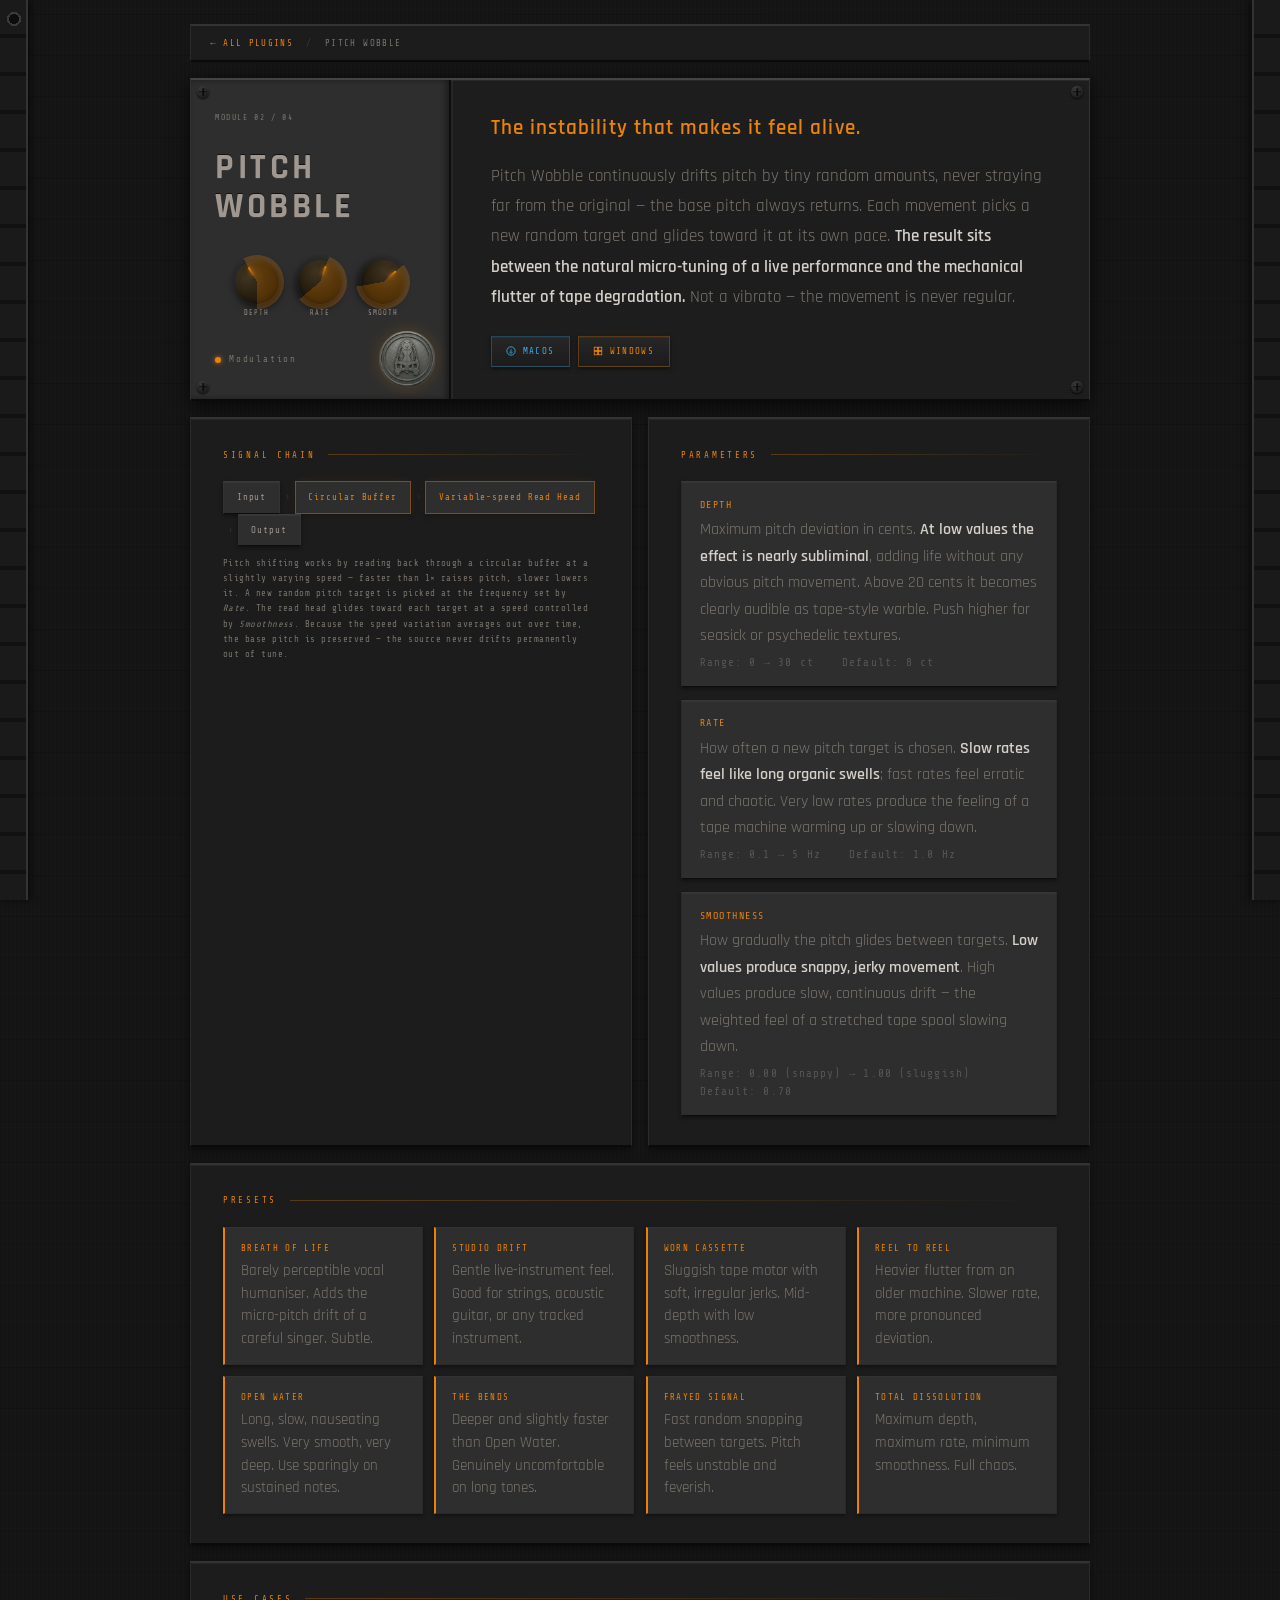
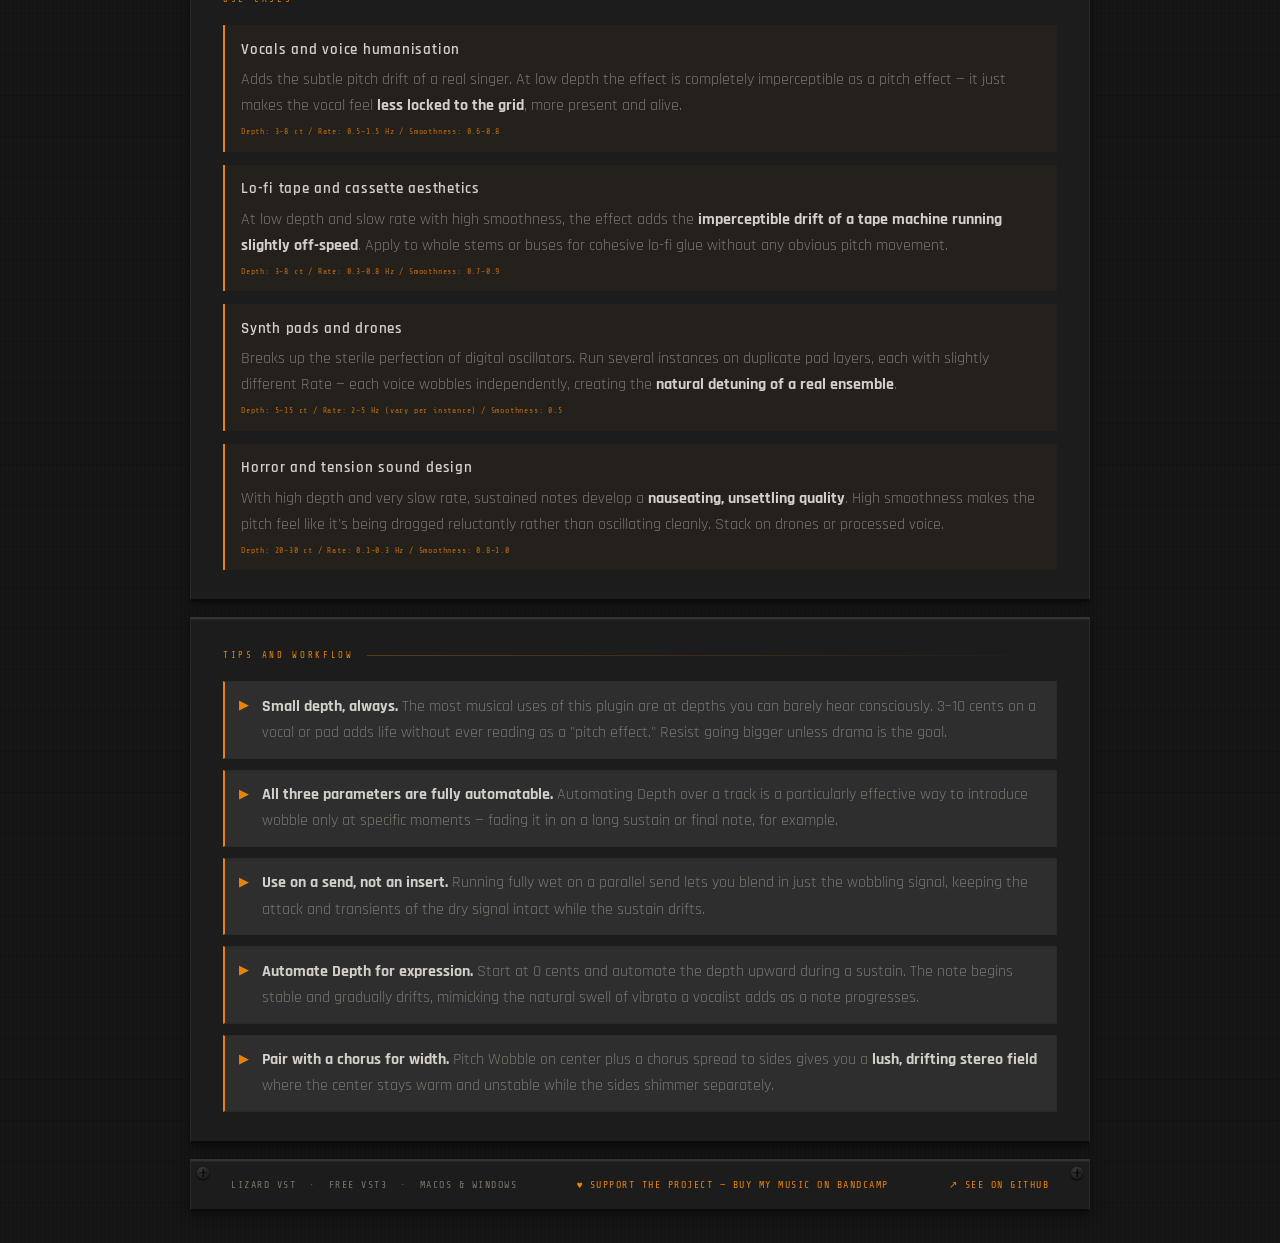
<file: pitch_wobble.html>
<!DOCTYPE html>
<html lang="en">
<head>
  <meta charset="UTF-8" />
  <meta name="viewport" content="width=device-width, initial-scale=1.0" />
  <title>Pitch Wobble — Lizard VST</title>
  <link rel="preconnect" href="https://fonts.googleapis.com">
  <link href="https://fonts.googleapis.com/css2?family=Rajdhani:wght@300;400;500;600;700&family=Share+Tech+Mono&display=swap" rel="stylesheet">
  <link rel="stylesheet" href="shared.css">
  <link rel="icon" type="image/x-icon" href="assets/favicon-32.png">
  <style>
    :root { --accent: #e8820a; --accent-rgb: 232,130,10; }
    .hero-face .knob { background: radial-gradient(circle at 35% 30%, #4a3a20 0%, #2a1e0a 45%, #0d0a04 100%); }
  </style>
</head>
<body>
<div class="page">

  <nav class="nav">
    <a href="index.html">&#8592; All Plugins</a>
    <span class="sep">/</span>
    <span>Pitch Wobble</span>
  </nav>

  <div class="hero">
    <div class="screw tl"></div><div class="screw tr"></div>
    <div class="screw bl"></div><div class="screw br"></div>
    <div class="hero-inner">
      <div class="hero-face">
        <span class="hero-num">MODULE 02 / 04</span>
        <div class="hero-title">Pitch<br>Wobble</div>
        <div class="knob-row">
          <div class="knob-unit"><div class="knob" style="transform:rotate(-30deg)"></div><span class="knob-label">Depth</span></div>
          <div class="knob-unit"><div class="knob" style="transform:rotate(20deg)"></div><span class="knob-label">Rate</span></div>
          <div class="knob-unit"><div class="knob" style="transform:rotate(50deg)"></div><span class="knob-label">Smooth</span></div>
        </div>
        <div class="hero-cat">
          <div class="cat-dot" style="background:var(--led-amber);box-shadow:0 0 5px rgba(232,130,10,0.8);"></div>
          Modulation
        </div>
        <img src="assets/logo.png" alt="Lizard VST" class="hero-logo">
      </div>
      <div class="hero-body">
        <div class="hero-tagline">The instability that makes it feel alive.</div>
        <p class="hero-desc">
          Pitch Wobble continuously drifts pitch by tiny random amounts, never straying far from the original — the base pitch always returns. Each movement picks a new random target and glides toward it at its own pace. <strong>The result sits between the natural micro-tuning of a live performance and the mechanical flutter of tape degradation.</strong> Not a vibrato — the movement is never regular.
        </p>
        <div class="hero-dl">
          <a class="dl-btn mac" href="https://github.com/Ricardo-Silva91/vst_playground/releases/download/pitch_wobble-latest/pitch_wobble.vst3_Mac.zip">
            <svg width="10" height="10" viewBox="0 0 24 24" fill="none" stroke="currentColor" stroke-width="2"><path d="M12 2a10 10 0 1 1 0 20A10 10 0 0 1 12 2z"/><path d="M12 8v8M8 14l4 4 4-4"/></svg>macOS
          </a>
          <a class="dl-btn win" href="https://github.com/Ricardo-Silva91/vst_playground/releases/download/pitch_wobble-latest/pitch_wobble.vst3_Windows.zip">
            <svg width="10" height="10" viewBox="0 0 24 24" fill="none" stroke="currentColor" stroke-width="2"><rect x="3" y="3" width="8" height="8"/><rect x="13" y="3" width="8" height="8"/><rect x="3" y="13" width="8" height="8"/><rect x="13" y="13" width="8" height="8"/></svg>Windows
          </a>
        </div>
      </div>
    </div>
  </div>

  <div class="content-grid">
    <div class="panel">
      <div class="panel-title">Signal Chain</div>
      <div class="chain">
        <span class="chain-node">Input</span><span class="chain-arrow">&#8250;</span>
        <span class="chain-node highlight">Circular Buffer</span><span class="chain-arrow">&#8250;</span>
        <span class="chain-node highlight">Variable-speed Read Head</span><span class="chain-arrow">&#8250;</span>
        <span class="chain-node">Output</span>
      </div>
      <p class="chain-note">
        Pitch shifting works by reading back through a circular buffer at a slightly varying speed — faster than 1&times; raises pitch, slower lowers it. A new random pitch target is picked at the frequency set by <em>Rate</em>. The read head glides toward each target at a speed controlled by <em>Smoothness</em>. Because the speed variation averages out over time, the base pitch is preserved — the source never drifts permanently out of tune.
      </p>
    </div>
    <div class="panel">
      <div class="panel-title">Parameters</div>
      <div class="param-list">
        <div class="param-card">
          <div class="param-name">Depth</div>
          <p class="param-desc">Maximum pitch deviation in cents. <strong>At low values the effect is nearly subliminal</strong>, adding life without any obvious pitch movement. Above 20 cents it becomes clearly audible as tape-style warble. Push higher for seasick or psychedelic textures.</p>
          <div class="param-range">Range: 0 &rarr; 30 ct &nbsp;&nbsp; Default: 8 ct</div>
        </div>
        <div class="param-card">
          <div class="param-name">Rate</div>
          <p class="param-desc">How often a new pitch target is chosen. <strong>Slow rates feel like long organic swells</strong>; fast rates feel erratic and chaotic. Very low rates produce the feeling of a tape machine warming up or slowing down.</p>
          <div class="param-range">Range: 0.1 &rarr; 5 Hz &nbsp;&nbsp; Default: 1.0 Hz</div>
        </div>
        <div class="param-card">
          <div class="param-name">Smoothness</div>
          <p class="param-desc">How gradually the pitch glides between targets. <strong>Low values produce snappy, jerky movement</strong>. High values produce slow, continuous drift — the weighted feel of a stretched tape spool slowing down.</p>
          <div class="param-range">Range: 0.00 (snappy) &rarr; 1.00 (sluggish) &nbsp;&nbsp; Default: 0.70</div>
        </div>
      </div>
    </div>
  </div>

  <div class="content-grid wide">
    <div class="panel">
      <div class="panel-title">Presets</div>
      <div class="preset-grid">
        <div class="preset-card">
          <div class="preset-name">Breath of Life</div>
          <p class="preset-desc">Barely perceptible vocal humaniser. Adds the micro-pitch drift of a careful singer. Subtle.</p>
        </div>
        <div class="preset-card">
          <div class="preset-name">Studio Drift</div>
          <p class="preset-desc">Gentle live-instrument feel. Good for strings, acoustic guitar, or any tracked instrument.</p>
        </div>
        <div class="preset-card">
          <div class="preset-name">Worn Cassette</div>
          <p class="preset-desc">Sluggish tape motor with soft, irregular jerks. Mid-depth with low smoothness.</p>
        </div>
        <div class="preset-card">
          <div class="preset-name">Reel to Reel</div>
          <p class="preset-desc">Heavier flutter from an older machine. Slower rate, more pronounced deviation.</p>
        </div>
        <div class="preset-card">
          <div class="preset-name">Open Water</div>
          <p class="preset-desc">Long, slow, nauseating swells. Very smooth, very deep. Use sparingly on sustained notes.</p>
        </div>
        <div class="preset-card">
          <div class="preset-name">The Bends</div>
          <p class="preset-desc">Deeper and slightly faster than Open Water. Genuinely uncomfortable on long tones.</p>
        </div>
        <div class="preset-card">
          <div class="preset-name">Frayed Signal</div>
          <p class="preset-desc">Fast random snapping between targets. Pitch feels unstable and feverish.</p>
        </div>
        <div class="preset-card">
          <div class="preset-name">Total Dissolution</div>
          <p class="preset-desc">Maximum depth, maximum rate, minimum smoothness. Full chaos.</p>
        </div>
      </div>
    </div>
  </div>

  <div class="content-grid wide">
    <div class="panel">
      <div class="panel-title">Use Cases</div>
      <div class="usecase-list">
        <div class="usecase-card">
          <div class="usecase-title">Vocals and voice humanisation</div>
          <p class="usecase-body">Adds the subtle pitch drift of a real singer. At low depth the effect is completely imperceptible as a pitch effect — it just makes the vocal feel <strong>less locked to the grid</strong>, more present and alive.</p>
          <div class="usecase-settings">Depth: 3–8 ct / Rate: 0.5–1.5 Hz / Smoothness: 0.6–0.8</div>
        </div>
        <div class="usecase-card">
          <div class="usecase-title">Lo-fi tape and cassette aesthetics</div>
          <p class="usecase-body">At low depth and slow rate with high smoothness, the effect adds the <strong>imperceptible drift of a tape machine running slightly off-speed</strong>. Apply to whole stems or buses for cohesive lo-fi glue without any obvious pitch movement.</p>
          <div class="usecase-settings">Depth: 3–8 ct / Rate: 0.3–0.8 Hz / Smoothness: 0.7–0.9</div>
        </div>
        <div class="usecase-card">
          <div class="usecase-title">Synth pads and drones</div>
          <p class="usecase-body">Breaks up the sterile perfection of digital oscillators. Run several instances on duplicate pad layers, each with slightly different Rate — each voice wobbles independently, creating the <strong>natural detuning of a real ensemble</strong>.</p>
          <div class="usecase-settings">Depth: 5–15 ct / Rate: 2–5 Hz (vary per instance) / Smoothness: 0.5</div>
        </div>
        <div class="usecase-card">
          <div class="usecase-title">Horror and tension sound design</div>
          <p class="usecase-body">With high depth and very slow rate, sustained notes develop a <strong>nauseating, unsettling quality</strong>. High smoothness makes the pitch feel like it's being dragged reluctantly rather than oscillating cleanly. Stack on drones or processed voice.</p>
          <div class="usecase-settings">Depth: 20–30 ct / Rate: 0.1–0.3 Hz / Smoothness: 0.8–1.0</div>
        </div>
      </div>
    </div>
  </div>

  <div class="content-grid wide">
    <div class="panel">
      <div class="panel-title">Tips and Workflow</div>
      <div class="tip-list">
        <div class="tip">
          <span class="tip-icon">&#9654;</span>
          <p class="tip-text"><strong>Small depth, always.</strong> The most musical uses of this plugin are at depths you can barely hear consciously. 3–10 cents on a vocal or pad adds life without ever reading as a "pitch effect." Resist going bigger unless drama is the goal.</p>
        </div>
        <div class="tip">
          <span class="tip-icon">&#9654;</span>
          <p class="tip-text"><strong>All three parameters are fully automatable.</strong> Automating Depth over a track is a particularly effective way to introduce wobble only at specific moments — fading it in on a long sustain or final note, for example.</p>
        </div>
        <div class="tip">
          <span class="tip-icon">&#9654;</span>
          <p class="tip-text"><strong>Use on a send, not an insert.</strong> Running fully wet on a parallel send lets you blend in just the wobbling signal, keeping the attack and transients of the dry signal intact while the sustain drifts.</p>
        </div>
        <div class="tip">
          <span class="tip-icon">&#9654;</span>
          <p class="tip-text"><strong>Automate Depth for expression.</strong> Start at 0 cents and automate the depth upward during a sustain. The note begins stable and gradually drifts, mimicking the natural swell of vibrato a vocalist adds as a note progresses.</p>
        </div>
        <div class="tip">
          <span class="tip-icon">&#9654;</span>
          <p class="tip-text"><strong>Pair with a chorus for width.</strong> Pitch Wobble on center plus a chorus spread to sides gives you a <strong>lush, drifting stereo field</strong> where the center stays warm and unstable while the sides shimmer separately.</p>
        </div>
      </div>
    </div>
  </div>

  <footer>
    <div class="screw tl"></div><div class="screw tr"></div>
    <span class="footer-text">Lizard VST &nbsp;&#183;&nbsp; Free VST3 &nbsp;&#183;&nbsp; macOS &amp; Windows</span>
    <a class="footer-link" href="https://mrgloomy.bandcamp.com/" target="_blank">&#9829; Support the project — buy my music on Bandcamp</a>
    <a class="footer-link" href="https://github.com/Ricardo-Silva91/vst_playground" target="_blank">&#8599; See on GitHub</a>
  </footer>

</div>
</body>
</html>
</file>
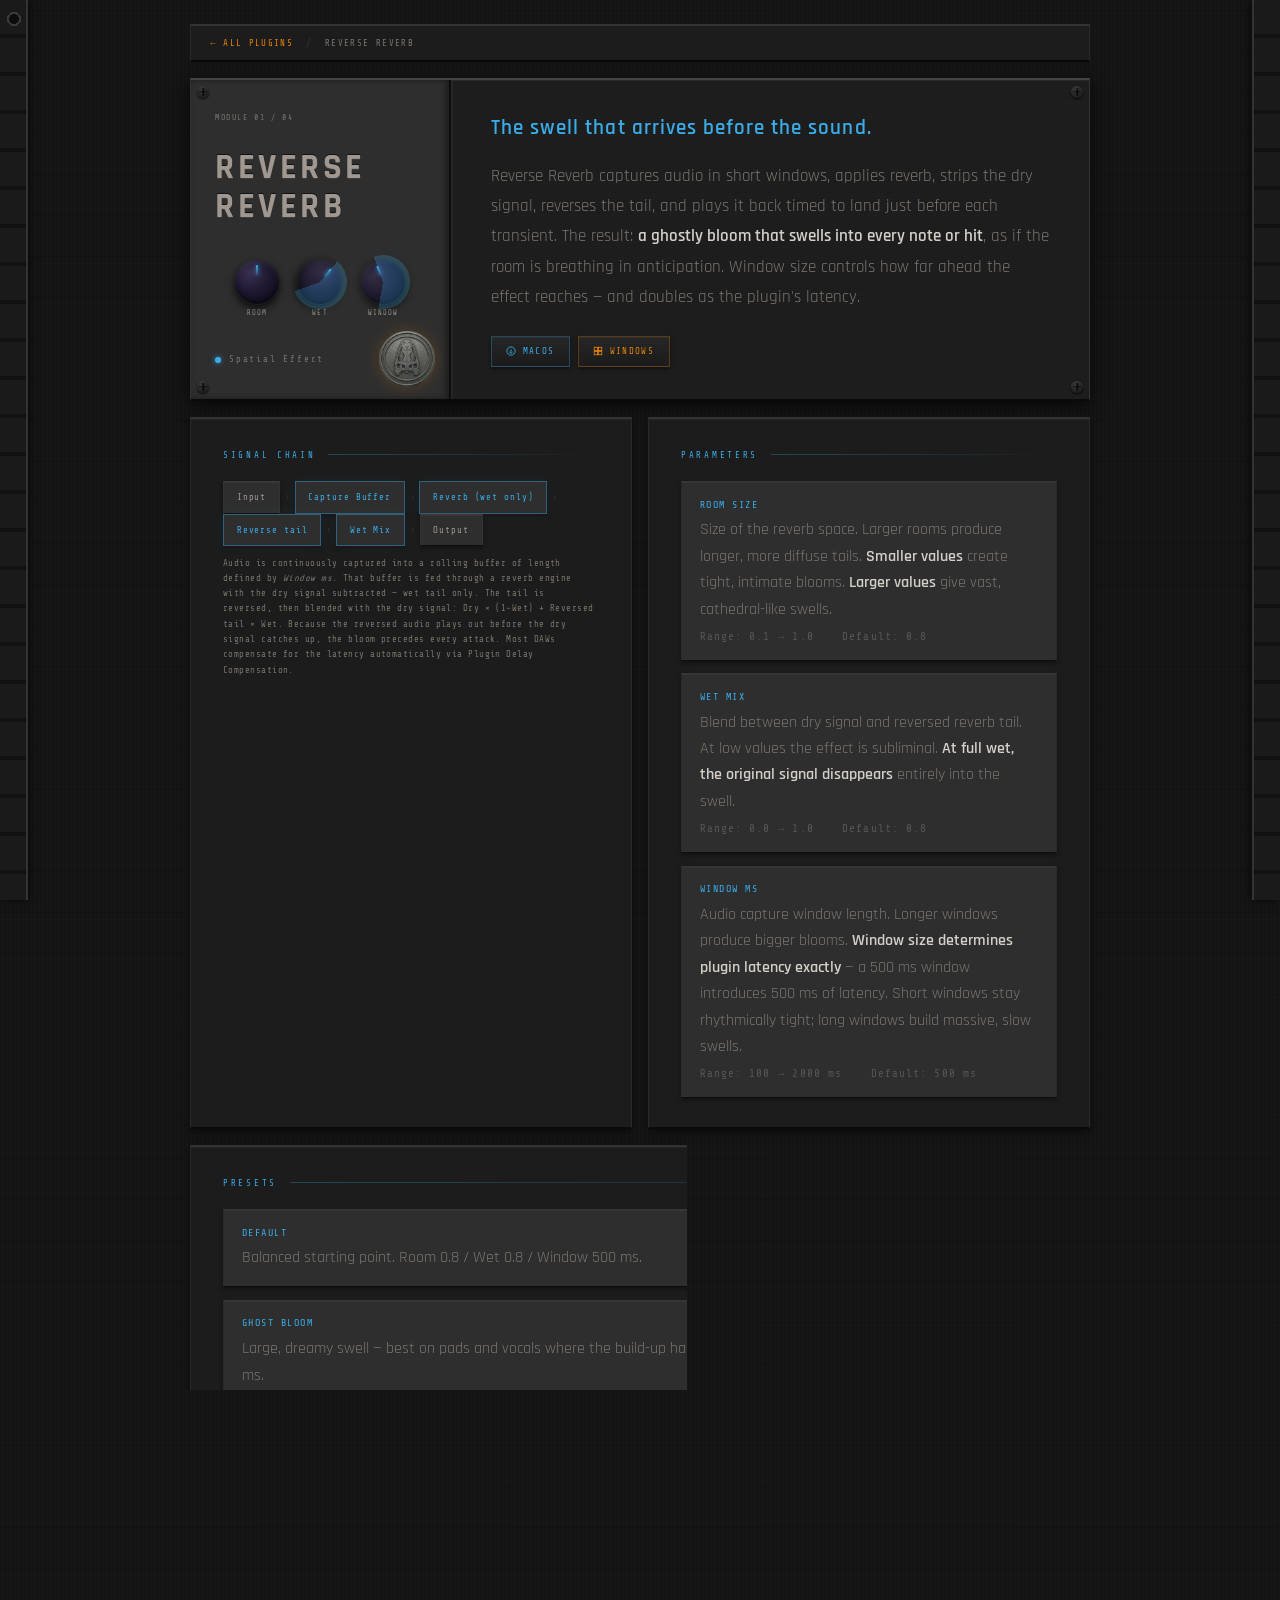
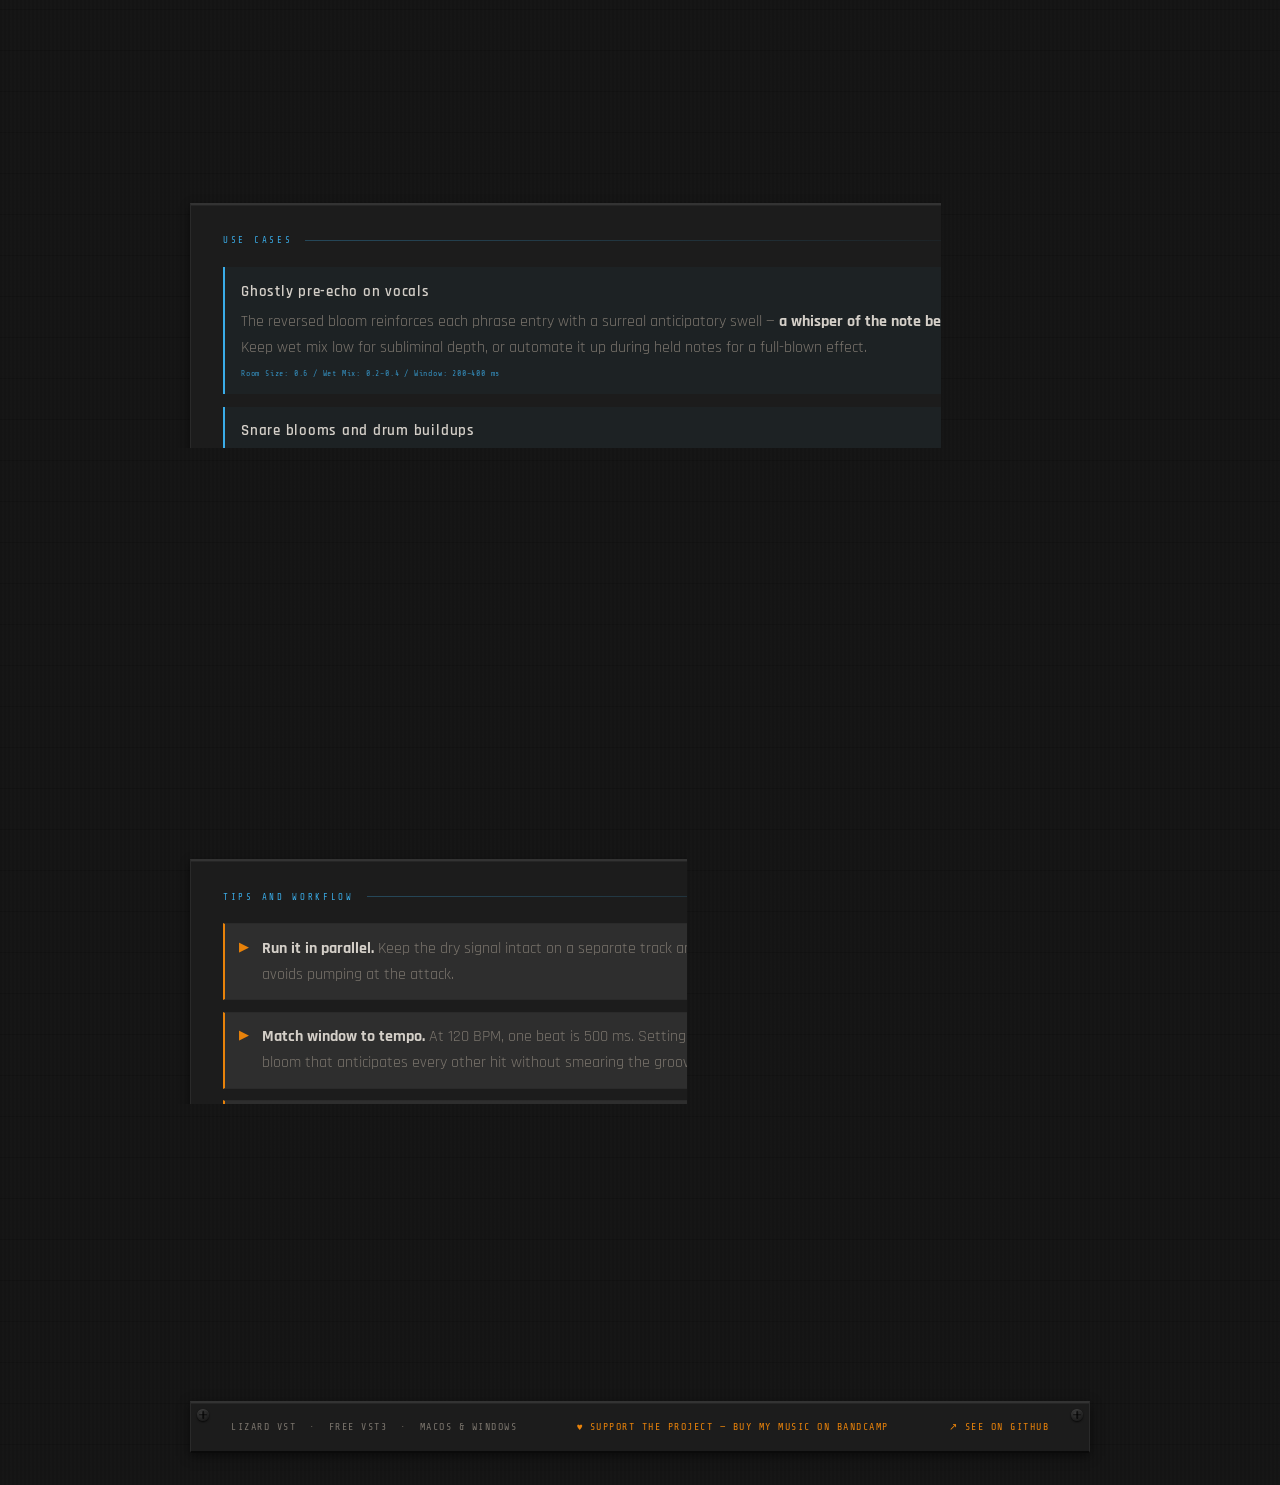
<file: reverse_reverb.html>
<!DOCTYPE html>
<html lang="en">
<head>
  <meta charset="UTF-8" />
  <meta name="viewport" content="width=device-width, initial-scale=1.0" />
  <title>Reverse Reverb — Lizard VST</title>
  <link rel="preconnect" href="https://fonts.googleapis.com">
  <link href="https://fonts.googleapis.com/css2?family=Rajdhani:wght@300;400;500;600;700&family=Share+Tech+Mono&display=swap" rel="stylesheet">
  <link rel="stylesheet" href="shared.css">
  <link rel="icon" type="image/x-icon" href="assets/favicon-32.png">
  <style>
    :root { --accent: #3aace8; --accent-rgb: 58,172,232; }
    .hero-face .knob { background: radial-gradient(circle at 35% 30%, #3a3050 0%, #1e1830 45%, #080610 100%); }
  </style>
</head>
<body>
<div class="page">

  <nav class="nav">
    <a href="index.html">&#8592; All Plugins</a>
    <span class="sep">/</span>
    <span>Reverse Reverb</span>
  </nav>

  <div class="hero">
    <div class="screw tl"></div><div class="screw tr"></div>
    <div class="screw bl"></div><div class="screw br"></div>
    <div class="hero-inner">
      <div class="hero-face">
        <span class="hero-num">MODULE 01 / 04</span>
        <div class="hero-title">Reverse<br>Reverb</div>
        <div class="knob-row">
          <div class="knob-unit"><div class="knob"></div><span class="knob-label">Room</span></div>
          <div class="knob-unit"><div class="knob" style="transform:rotate(40deg)"></div><span class="knob-label">Wet</span></div>
          <div class="knob-unit"><div class="knob" style="transform:rotate(-20deg)"></div><span class="knob-label">Window</span></div>
        </div>
        <div class="hero-cat">
          <div class="cat-dot" style="background:var(--led-blue);box-shadow:0 0 5px rgba(58,172,232,0.8);"></div>
          Spatial Effect
        </div>
        <img src="assets/logo.png" alt="Lizard VST" class="hero-logo">
      </div>
      <div class="hero-body">
        <div class="hero-tagline">The swell that arrives before the sound.</div>
        <p class="hero-desc">
          Reverse Reverb captures audio in short windows, applies reverb, strips the dry signal, reverses the tail, and plays it back timed to land just before each transient. The result: <strong>a ghostly bloom that swells into every note or hit</strong>, as if the room is breathing in anticipation. Window size controls how far ahead the effect reaches — and doubles as the plugin's latency.
        </p>
        <div class="hero-dl">
          <a class="dl-btn mac" href="https://github.com/Ricardo-Silva91/vst_playground/releases/download/reverse_reverb-latest/reverse_reverb.vst3_Mac.zip">
            <svg width="10" height="10" viewBox="0 0 24 24" fill="none" stroke="currentColor" stroke-width="2"><path d="M12 2a10 10 0 1 1 0 20A10 10 0 0 1 12 2z"/><path d="M12 8v8M8 14l4 4 4-4"/></svg>macOS
          </a>
          <a class="dl-btn win" href="https://github.com/Ricardo-Silva91/vst_playground/releases/download/reverse_reverb-latest/reverse_reverb.vst3_Windows.zip">
            <svg width="10" height="10" viewBox="0 0 24 24" fill="none" stroke="currentColor" stroke-width="2"><rect x="3" y="3" width="8" height="8"/><rect x="13" y="3" width="8" height="8"/><rect x="3" y="13" width="8" height="8"/><rect x="13" y="13" width="8" height="8"/></svg>Windows
          </a>
        </div>
      </div>
    </div>
  </div>

  <div class="content-grid">
    <div class="panel">
      <div class="panel-title">Signal Chain</div>
      <div class="chain">
        <span class="chain-node">Input</span><span class="chain-arrow">&#8250;</span>
        <span class="chain-node highlight">Capture Buffer</span><span class="chain-arrow">&#8250;</span>
        <span class="chain-node highlight">Reverb (wet only)</span><span class="chain-arrow">&#8250;</span>
        <span class="chain-node highlight">Reverse tail</span><span class="chain-arrow">&#8250;</span>
        <span class="chain-node highlight">Wet Mix</span><span class="chain-arrow">&#8250;</span>
        <span class="chain-node">Output</span>
      </div>
      <p class="chain-note">
        Audio is continuously captured into a rolling buffer of length defined by <em>Window ms</em>. That buffer is fed through a reverb engine with the dry signal subtracted — wet tail only. The tail is reversed, then blended with the dry signal: Dry &times; (1&minus;Wet) + Reversed tail &times; Wet. Because the reversed audio plays out before the dry signal catches up, the bloom precedes every attack. Most DAWs compensate for the latency automatically via Plugin Delay Compensation.
      </p>
    </div>
    <div class="panel">
      <div class="panel-title">Parameters</div>
      <div class="param-list">
        <div class="param-card">
          <div class="param-name">Room Size</div>
          <p class="param-desc">Size of the reverb space. Larger rooms produce longer, more diffuse tails. <strong>Smaller values</strong> create tight, intimate blooms. <strong>Larger values</strong> give vast, cathedral-like swells.</p>
          <div class="param-range">Range: 0.1 &rarr; 1.0 &nbsp;&nbsp; Default: 0.8</div>
        </div>
        <div class="param-card">
          <div class="param-name">Wet Mix</div>
          <p class="param-desc">Blend between dry signal and reversed reverb tail. At low values the effect is subliminal. <strong>At full wet, the original signal disappears</strong> entirely into the swell.</p>
          <div class="param-range">Range: 0.0 &rarr; 1.0 &nbsp;&nbsp; Default: 0.8</div>
        </div>
        <div class="param-card">
          <div class="param-name">Window ms</div>
          <p class="param-desc">Audio capture window length. Longer windows produce bigger blooms. <strong>Window size determines plugin latency exactly</strong> — a 500 ms window introduces 500 ms of latency. Short windows stay rhythmically tight; long windows build massive, slow swells.</p>
          <div class="param-range">Range: 100 &rarr; 2000 ms &nbsp;&nbsp; Default: 500 ms</div>
        </div>
      </div>
    </div>
  </div>

  <div class="content-grid wide">
    <div class="panel">
      <div class="panel-title">Presets</div>
      <div class="param-list">
        <div class="param-card">
          <div class="param-name">Default</div>
          <p class="param-desc">Balanced starting point. Room 0.8 / Wet 0.8 / Window 500 ms.</p>
        </div>
        <div class="param-card">
          <div class="param-name">Ghost Bloom</div>
          <p class="param-desc">Large, dreamy swell — best on pads and vocals where the build-up has time to unfold. Room 0.95 / Wet 0.9 / Window 800 ms.</p>
        </div>
        <div class="param-card">
          <div class="param-name">Subtle Breath</div>
          <p class="param-desc">Gentle and transparent. Good on acoustic sources where you want dimension without drama. Room 0.5 / Wet 0.4 / Window 300 ms.</p>
        </div>
        <div class="param-card">
          <div class="param-name">Wash Out</div>
          <p class="param-desc">Fully submerged — the dry signal is entirely replaced by the reversed bloom. <strong>Best as a transition effect or texture layer.</strong> Room 1.0 / Wet 1.0 / Window 1500 ms.</p>
        </div>
        <div class="param-card">
          <div class="param-name">Tight Shimmer</div>
          <p class="param-desc">Short window keeps the bloom punchy and rhythmically coherent. <strong>Works on drums and percussion</strong> where a longer swell would smear the groove. Room 0.6 / Wet 0.7 / Window 150 ms.</p>
        </div>
      </div>
    </div>
  </div>

  <div class="content-grid wide">
    <div class="panel">
      <div class="panel-title">Use Cases</div>
      <div class="usecase-list">
        <div class="usecase-card">
          <div class="usecase-title">Ghostly pre-echo on vocals</div>
          <p class="usecase-body">The reversed bloom reinforces each phrase entry with a surreal anticipatory swell — <strong>a whisper of the note before it arrives</strong>. Keep wet mix low for subliminal depth, or automate it up during held notes for a full-blown effect.</p>
          <div class="usecase-settings">Room Size: 0.6 / Wet Mix: 0.2–0.4 / Window: 200–400 ms</div>
        </div>
        <div class="usecase-card">
          <div class="usecase-title">Snare blooms and drum buildups</div>
          <p class="usecase-body">A short window creates a <strong>tension-building rise</strong> before the impact. Keep wet mix subtle so the attack still hits hard — the classic film score technique for "breathe before the slam."</p>
          <div class="usecase-settings">Room Size: 0.5 / Wet Mix: 0.2–0.35 / Window: 100–200 ms</div>
        </div>
        <div class="usecase-card">
          <div class="usecase-title">Atmospheric pads</div>
          <p class="usecase-body">On a sustained pad the reversed bloom reinforces each harmonic change with a ghostly swell, adding <strong>movement without rhythm</strong>. Works beautifully in parallel with a standard reverb.</p>
          <div class="usecase-settings">Room Size: 0.7+ / Wet Mix: 0.4–0.6 / Window: 300–800 ms</div>
        </div>
        <div class="usecase-card">
          <div class="usecase-title">Cinematic sound design</div>
          <p class="usecase-body">Automate Wet Mix up during silence gaps. The reversed tail <strong>fades out the preceding phrase backwards</strong>, creating a surreal dissolve into the next section. At full wet with a long window the plugin becomes a texture generator.</p>
          <div class="usecase-settings">Room Size: 0.6 / Wet Mix: automate 0 &rarr; 0.8 / Window: 500–1500 ms</div>
        </div>
      </div>
    </div>
  </div>

  <div class="content-grid wide">
    <div class="panel">
      <div class="panel-title">Tips and Workflow</div>
      <div class="tip-list">
        <div class="tip">
          <span class="tip-icon">&#9654;</span>
          <p class="tip-text"><strong>Run it in parallel.</strong> Keep the dry signal intact on a separate track and blend the fully wet plugin return to taste. This avoids pumping at the attack.</p>
        </div>
        <div class="tip">
          <span class="tip-icon">&#9654;</span>
          <p class="tip-text"><strong>Match window to tempo.</strong> At 120 BPM, one beat is 500 ms. Setting Window ms to 250 ms gives a rhythmically locked bloom that anticipates every other hit without smearing the groove.</p>
        </div>
        <div class="tip">
          <span class="tip-icon">&#9654;</span>
          <p class="tip-text"><strong>Check your DAW's Plugin Delay Compensation.</strong> The bloom should arrive just before the dry transient, not after it. If timing feels off, confirm PDC is enabled in your DAW's settings.</p>
        </div>
        <div class="tip">
          <span class="tip-icon">&#9654;</span>
          <p class="tip-text"><strong>Chain into a forward reverb.</strong> Route Reverse Reverb into a regular room reverb on a send. The result is a <strong>bloom into the hit, then a natural decay out of it</strong> — a complete envelope of space around each sound.</p>
        </div>
        <div class="tip">
          <span class="tip-icon">&#9654;</span>
          <p class="tip-text"><strong>Automate Wet Mix for tension.</strong> Gradually raising it over 4–8 bars before a drop builds subliminal anticipation. Pull it back to zero on the downbeat.</p>
        </div>
      </div>
    </div>
  </div>

  <footer>
    <div class="screw tl"></div><div class="screw tr"></div>
    <span class="footer-text">Lizard VST &nbsp;&#183;&nbsp; Free VST3 &nbsp;&#183;&nbsp; macOS &amp; Windows</span>
    <a class="footer-link" href="https://mrgloomy.bandcamp.com/" target="_blank">&#9829; Support the project — buy my music on Bandcamp</a>
    <a class="footer-link" href="https://github.com/Ricardo-Silva91/vst_playground" target="_blank">&#8599; See on GitHub</a>
  </footer>

</div>
</body>
</html>
</file>
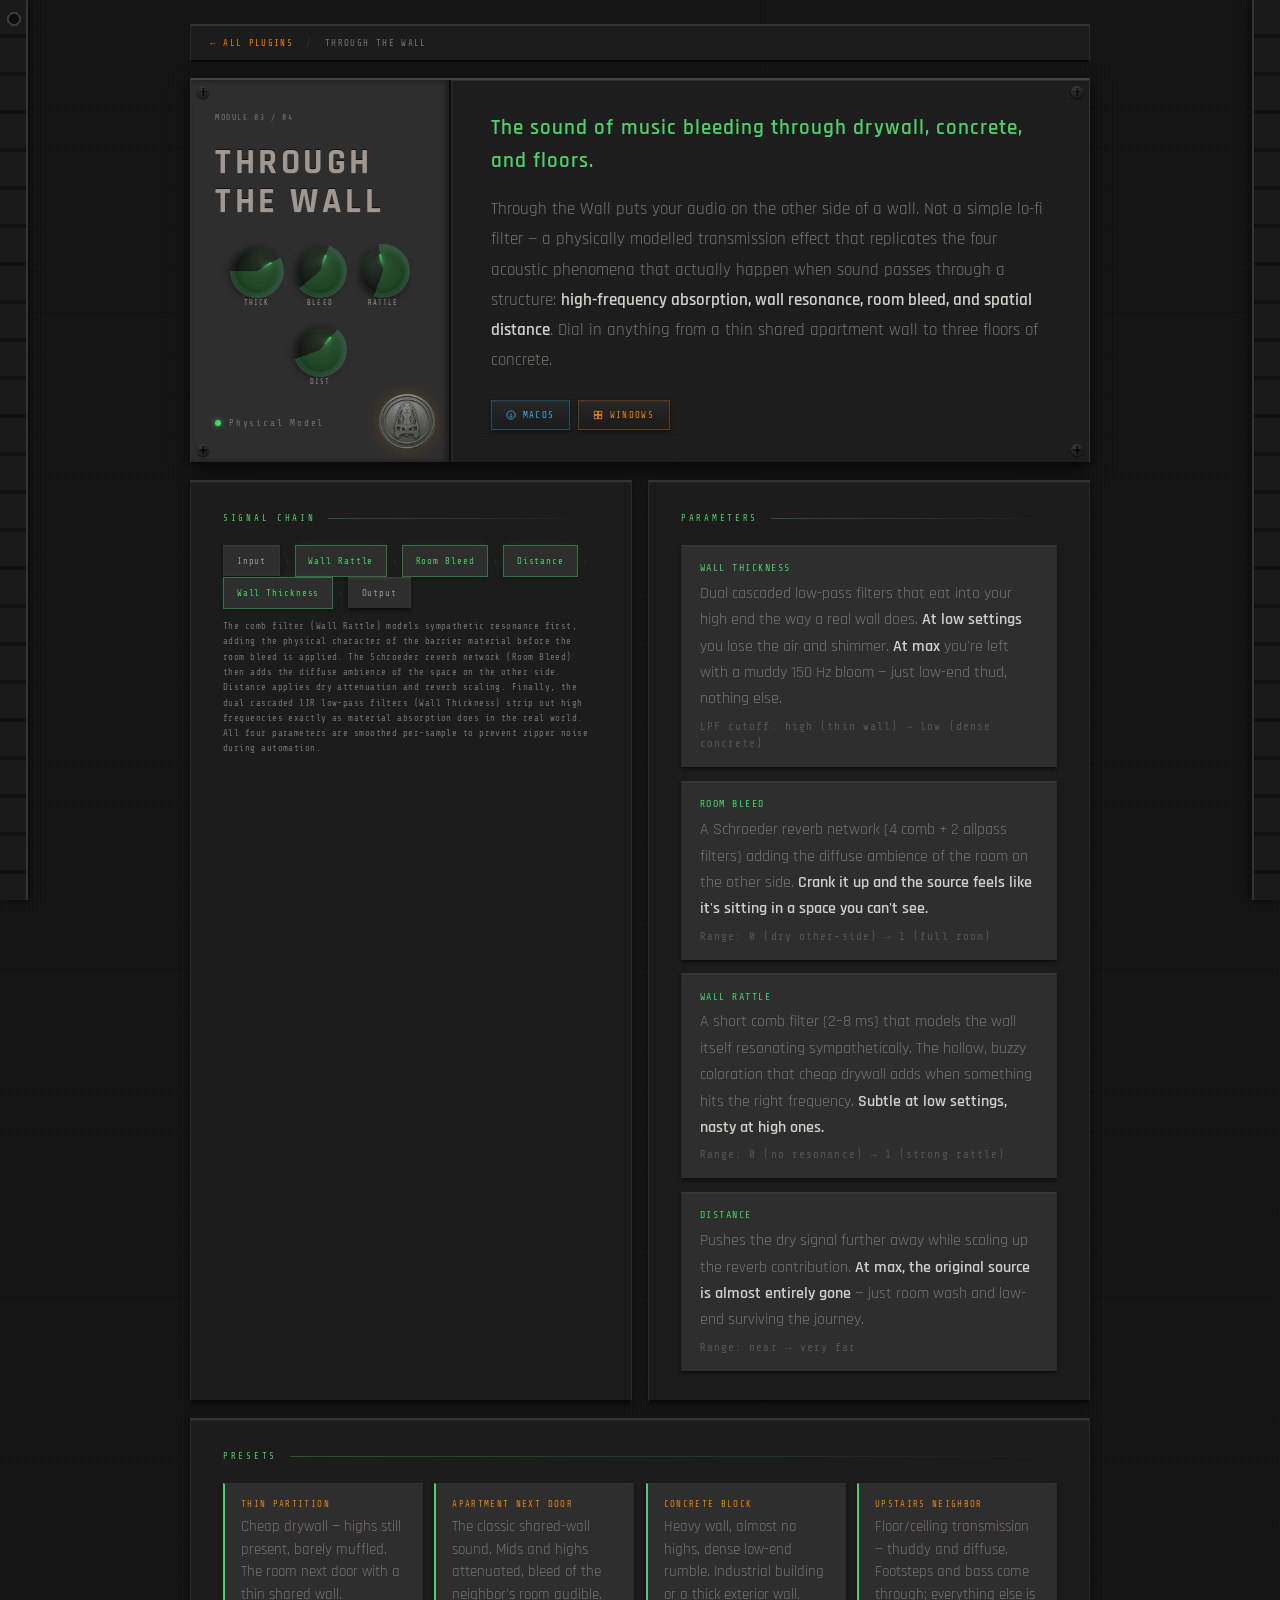
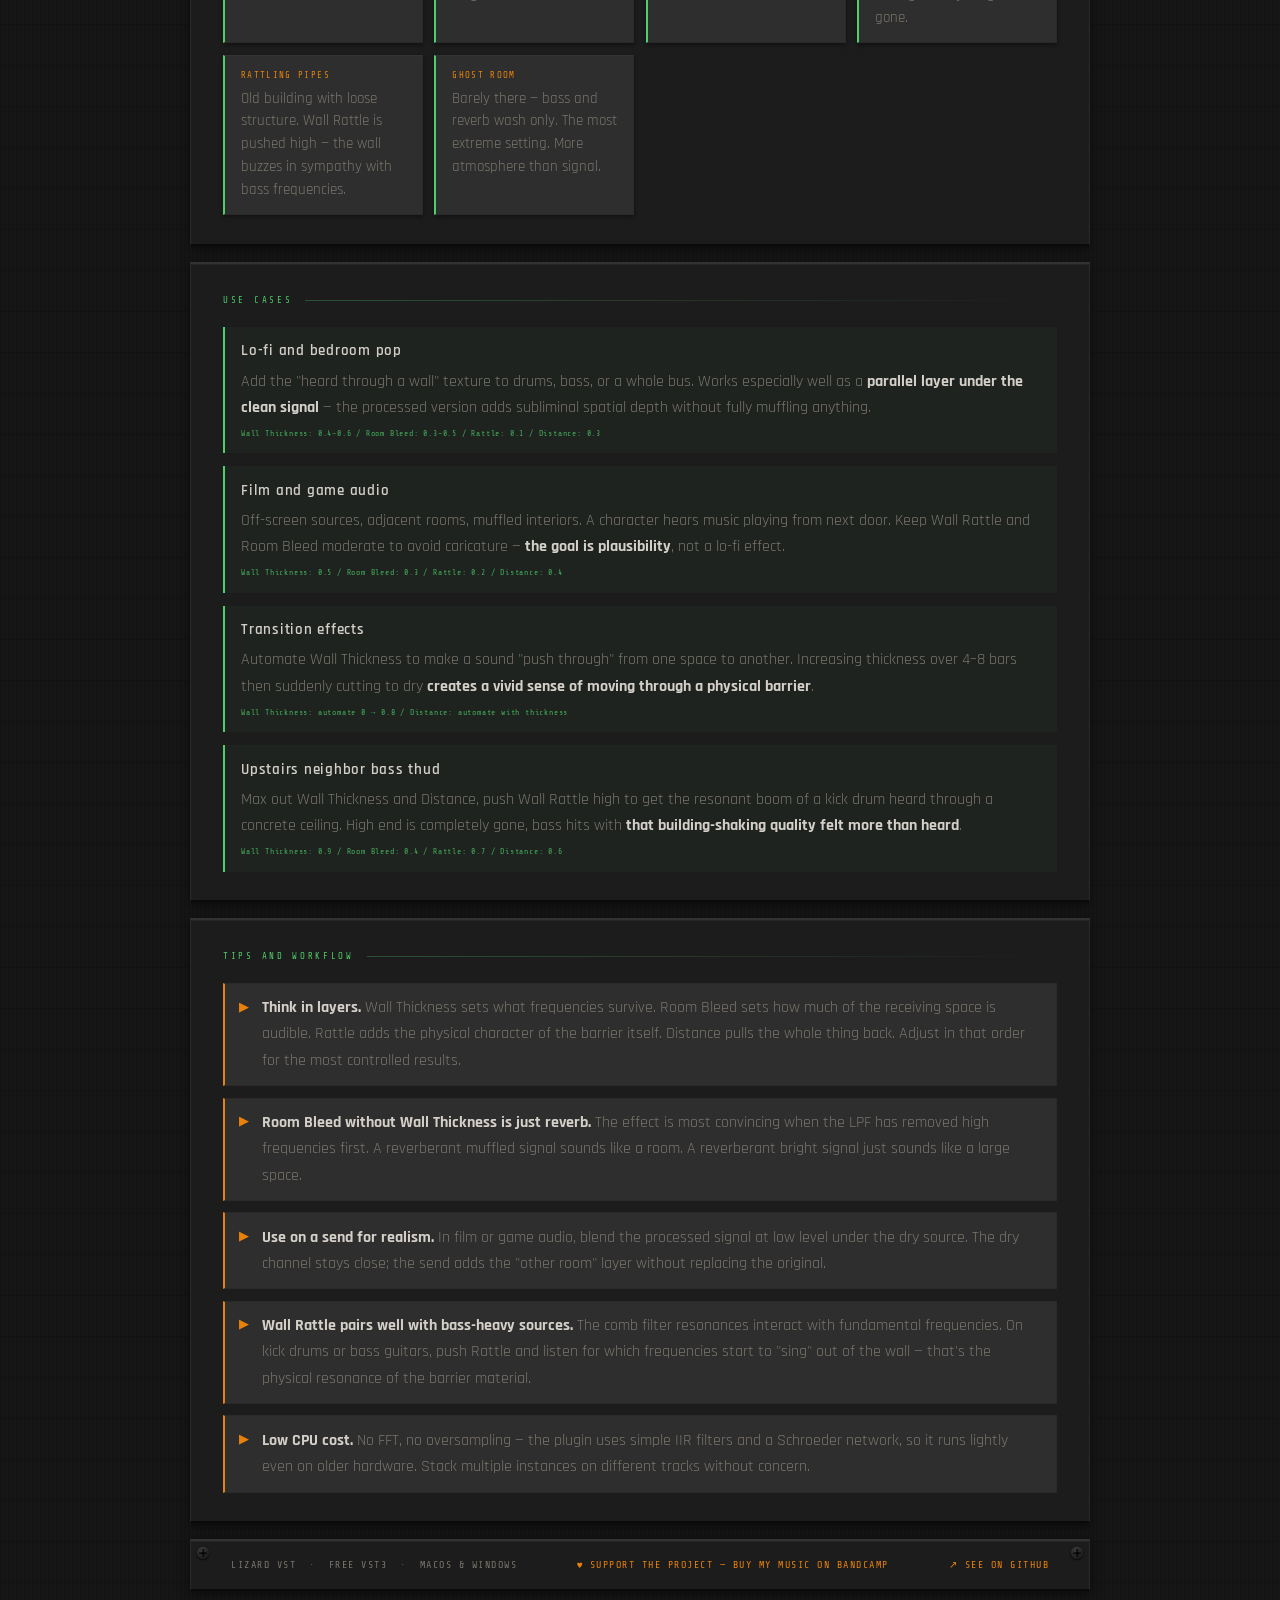
<file: through_the_wall.html>
<!DOCTYPE html>
<html lang="en">
<head>
  <meta charset="UTF-8" />
  <meta name="viewport" content="width=device-width, initial-scale=1.0" />
  <title>Through the Wall — Lizard VST</title>
  <link rel="preconnect" href="https://fonts.googleapis.com">
  <link href="https://fonts.googleapis.com/css2?family=Rajdhani:wght@300;400;500;600;700&family=Share+Tech+Mono&display=swap" rel="stylesheet">
  <link rel="stylesheet" href="shared.css">
  <link rel="icon" type="image/x-icon" href="assets/favicon-32.png">
  <style>
    :root { --accent: #4ecf6a; --accent-rgb: 78,207,106; }
    .hero-face .knob { background: radial-gradient(circle at 35% 30%, #2a3a2a 0%, #141e14 45%, #060c06 100%); }
  </style>
</head>
<body>
<div class="page">

  <nav class="nav">
    <a href="index.html">&#8592; All Plugins</a>
    <span class="sep">/</span>
    <span>Through the Wall</span>
  </nav>

  <div class="hero">
    <div class="screw tl"></div><div class="screw tr"></div>
    <div class="screw bl"></div><div class="screw br"></div>
    <div class="hero-inner">
      <div class="hero-face">
        <span class="hero-num">MODULE 03 / 04</span>
        <div class="hero-title">Through<br>the Wall</div>
        <div class="knob-row">
          <div class="knob-unit"><div class="knob" style="transform:rotate(60deg)"></div><span class="knob-label">Thick</span></div>
          <div class="knob-unit"><div class="knob" style="transform:rotate(20deg)"></div><span class="knob-label">Bleed</span></div>
          <div class="knob-unit"><div class="knob" style="transform:rotate(-10deg)"></div><span class="knob-label">Rattle</span></div>
          <div class="knob-unit"><div class="knob" style="transform:rotate(40deg)"></div><span class="knob-label">Dist</span></div>
        </div>
        <div class="hero-cat">
          <div class="cat-dot" style="background:var(--led-green);box-shadow:0 0 5px rgba(78,207,106,0.8);"></div>
          Physical Model
        </div>
        <img src="assets/logo.png" alt="Lizard VST" class="hero-logo">
      </div>
      <div class="hero-body">
        <div class="hero-tagline">The sound of music bleeding through drywall, concrete, and floors.</div>
        <p class="hero-desc">
          Through the Wall puts your audio on the other side of a wall. Not a simple lo-fi filter — a physically modelled transmission effect that replicates the four acoustic phenomena that actually happen when sound passes through a structure: <strong>high-frequency absorption, wall resonance, room bleed, and spatial distance</strong>. Dial in anything from a thin shared apartment wall to three floors of concrete.
        </p>
        <div class="hero-dl">
          <a class="dl-btn mac" href="https://github.com/Ricardo-Silva91/vst_playground/releases/download/through_the_wall-latest/Through_The_Wall.vst3_Mac.zip">
            <svg width="10" height="10" viewBox="0 0 24 24" fill="none" stroke="currentColor" stroke-width="2"><path d="M12 2a10 10 0 1 1 0 20A10 10 0 0 1 12 2z"/><path d="M12 8v8M8 14l4 4 4-4"/></svg>macOS
          </a>
          <a class="dl-btn win" href="https://github.com/Ricardo-Silva91/vst_playground/releases/download/through_the_wall-latest/Through_The_Wall.vst3_Windows.zip">
            <svg width="10" height="10" viewBox="0 0 24 24" fill="none" stroke="currentColor" stroke-width="2"><rect x="3" y="3" width="8" height="8"/><rect x="13" y="3" width="8" height="8"/><rect x="3" y="13" width="8" height="8"/><rect x="13" y="13" width="8" height="8"/></svg>Windows
          </a>
        </div>
      </div>
    </div>
  </div>

  <div class="content-grid">
    <div class="panel">
      <div class="panel-title">Signal Chain</div>
      <div class="chain">
        <span class="chain-node">Input</span><span class="chain-arrow">&#8250;</span>
        <span class="chain-node highlight">Wall Rattle</span><span class="chain-arrow">&#8250;</span>
        <span class="chain-node highlight">Room Bleed</span><span class="chain-arrow">&#8250;</span>
        <span class="chain-node highlight">Distance</span><span class="chain-arrow">&#8250;</span>
        <span class="chain-node highlight">Wall Thickness</span><span class="chain-arrow">&#8250;</span>
        <span class="chain-node">Output</span>
      </div>
      <p class="chain-note">
        The comb filter (Wall Rattle) models sympathetic resonance first, adding the physical character of the barrier material before the room bleed is applied. The Schroeder reverb network (Room Bleed) then adds the diffuse ambience of the space on the other side. Distance applies dry attenuation and reverb scaling. Finally, the dual cascaded IIR low-pass filters (Wall Thickness) strip out high frequencies exactly as material absorption does in the real world. All four parameters are smoothed per-sample to prevent zipper noise during automation.
      </p>
    </div>
    <div class="panel">
      <div class="panel-title">Parameters</div>
      <div class="param-list">
        <div class="param-card">
          <div class="param-name">Wall Thickness</div>
          <p class="param-desc">Dual cascaded low-pass filters that eat into your high end the way a real wall does. <strong>At low settings</strong> you lose the air and shimmer. <strong>At max</strong> you're left with a muddy 150 Hz bloom — just low-end thud, nothing else.</p>
          <div class="param-range">LPF cutoff: high (thin wall) &rarr; low (dense concrete)</div>
        </div>
        <div class="param-card">
          <div class="param-name">Room Bleed</div>
          <p class="param-desc">A Schroeder reverb network (4 comb + 2 allpass filters) adding the diffuse ambience of the room on the other side. <strong>Crank it up and the source feels like it's sitting in a space you can't see.</strong></p>
          <div class="param-range">Range: 0 (dry other-side) &rarr; 1 (full room)</div>
        </div>
        <div class="param-card">
          <div class="param-name">Wall Rattle</div>
          <p class="param-desc">A short comb filter (2–8 ms) that models the wall itself resonating sympathetically. The hollow, buzzy coloration that cheap drywall adds when something hits the right frequency. <strong>Subtle at low settings, nasty at high ones.</strong></p>
          <div class="param-range">Range: 0 (no resonance) &rarr; 1 (strong rattle)</div>
        </div>
        <div class="param-card">
          <div class="param-name">Distance</div>
          <p class="param-desc">Pushes the dry signal further away while scaling up the reverb contribution. <strong>At max, the original source is almost entirely gone</strong> — just room wash and low-end surviving the journey.</p>
          <div class="param-range">Range: near &rarr; very far</div>
        </div>
      </div>
    </div>
  </div>

  <div class="content-grid wide">
    <div class="panel">
      <div class="panel-title">Presets</div>
      <div class="preset-grid">
        <div class="preset-card">
          <div class="preset-name">Thin Partition</div>
          <p class="preset-desc">Cheap drywall — highs still present, barely muffled. The room next door with a thin shared wall.</p>
        </div>
        <div class="preset-card">
          <div class="preset-name">Apartment Next Door</div>
          <p class="preset-desc">The classic shared-wall sound. Mids and highs attenuated, bleed of the neighbor's room audible.</p>
        </div>
        <div class="preset-card">
          <div class="preset-name">Concrete Block</div>
          <p class="preset-desc">Heavy wall, almost no highs, dense low-end rumble. Industrial building or a thick exterior wall.</p>
        </div>
        <div class="preset-card">
          <div class="preset-name">Upstairs Neighbor</div>
          <p class="preset-desc">Floor/ceiling transmission — thuddy and diffuse. Footsteps and bass come through; everything else is gone.</p>
        </div>
        <div class="preset-card">
          <div class="preset-name">Rattling Pipes</div>
          <p class="preset-desc">Old building with loose structure. Wall Rattle is pushed high — the wall buzzes in sympathy with bass frequencies.</p>
        </div>
        <div class="preset-card">
          <div class="preset-name">Ghost Room</div>
          <p class="preset-desc">Barely there — bass and reverb wash only. The most extreme setting. More atmosphere than signal.</p>
        </div>
      </div>
    </div>
  </div>

  <div class="content-grid wide">
    <div class="panel">
      <div class="panel-title">Use Cases</div>
      <div class="usecase-list">
        <div class="usecase-card">
          <div class="usecase-title">Lo-fi and bedroom pop</div>
          <p class="usecase-body">Add the "heard through a wall" texture to drums, bass, or a whole bus. Works especially well as a <strong>parallel layer under the clean signal</strong> — the processed version adds subliminal spatial depth without fully muffling anything.</p>
          <div class="usecase-settings">Wall Thickness: 0.4–0.6 / Room Bleed: 0.3–0.5 / Rattle: 0.1 / Distance: 0.3</div>
        </div>
        <div class="usecase-card">
          <div class="usecase-title">Film and game audio</div>
          <p class="usecase-body">Off-screen sources, adjacent rooms, muffled interiors. A character hears music playing from next door. Keep Wall Rattle and Room Bleed moderate to avoid caricature — <strong>the goal is plausibility</strong>, not a lo-fi effect.</p>
          <div class="usecase-settings">Wall Thickness: 0.5 / Room Bleed: 0.3 / Rattle: 0.2 / Distance: 0.4</div>
        </div>
        <div class="usecase-card">
          <div class="usecase-title">Transition effects</div>
          <p class="usecase-body">Automate Wall Thickness to make a sound "push through" from one space to another. Increasing thickness over 4–8 bars then suddenly cutting to dry <strong>creates a vivid sense of moving through a physical barrier</strong>.</p>
          <div class="usecase-settings">Wall Thickness: automate 0 &rarr; 0.8 / Distance: automate with thickness</div>
        </div>
        <div class="usecase-card">
          <div class="usecase-title">Upstairs neighbor bass thud</div>
          <p class="usecase-body">Max out Wall Thickness and Distance, push Wall Rattle high to get the resonant boom of a kick drum heard through a concrete ceiling. High end is completely gone, bass hits with <strong>that building-shaking quality felt more than heard</strong>.</p>
          <div class="usecase-settings">Wall Thickness: 0.9 / Room Bleed: 0.4 / Rattle: 0.7 / Distance: 0.6</div>
        </div>
      </div>
    </div>
  </div>

  <div class="content-grid wide">
    <div class="panel">
      <div class="panel-title">Tips and Workflow</div>
      <div class="tip-list">
        <div class="tip">
          <span class="tip-icon">&#9654;</span>
          <p class="tip-text"><strong>Think in layers.</strong> Wall Thickness sets what frequencies survive. Room Bleed sets how much of the receiving space is audible. Rattle adds the physical character of the barrier itself. Distance pulls the whole thing back. Adjust in that order for the most controlled results.</p>
        </div>
        <div class="tip">
          <span class="tip-icon">&#9654;</span>
          <p class="tip-text"><strong>Room Bleed without Wall Thickness is just reverb.</strong> The effect is most convincing when the LPF has removed high frequencies first. A reverberant muffled signal sounds like a room. A reverberant bright signal just sounds like a large space.</p>
        </div>
        <div class="tip">
          <span class="tip-icon">&#9654;</span>
          <p class="tip-text"><strong>Use on a send for realism.</strong> In film or game audio, blend the processed signal at low level under the dry source. The dry channel stays close; the send adds the "other room" layer without replacing the original.</p>
        </div>
        <div class="tip">
          <span class="tip-icon">&#9654;</span>
          <p class="tip-text"><strong>Wall Rattle pairs well with bass-heavy sources.</strong> The comb filter resonances interact with fundamental frequencies. On kick drums or bass guitars, push Rattle and listen for which frequencies start to "sing" out of the wall — that's the physical resonance of the barrier material.</p>
        </div>
        <div class="tip">
          <span class="tip-icon">&#9654;</span>
          <p class="tip-text"><strong>Low CPU cost.</strong> No FFT, no oversampling — the plugin uses simple IIR filters and a Schroeder network, so it runs lightly even on older hardware. Stack multiple instances on different tracks without concern.</p>
        </div>
      </div>
    </div>
  </div>

  <footer>
    <div class="screw tl"></div><div class="screw tr"></div>
    <span class="footer-text">Lizard VST &nbsp;&#183;&nbsp; Free VST3 &nbsp;&#183;&nbsp; macOS &amp; Windows</span>
    <a class="footer-link" href="https://mrgloomy.bandcamp.com/" target="_blank">&#9829; Support the project — buy my music on Bandcamp</a>
    <a class="footer-link" href="https://github.com/Ricardo-Silva91/vst_playground" target="_blank">&#8599; See on GitHub</a>
  </footer>

</div>
</body>
</html>
</file>
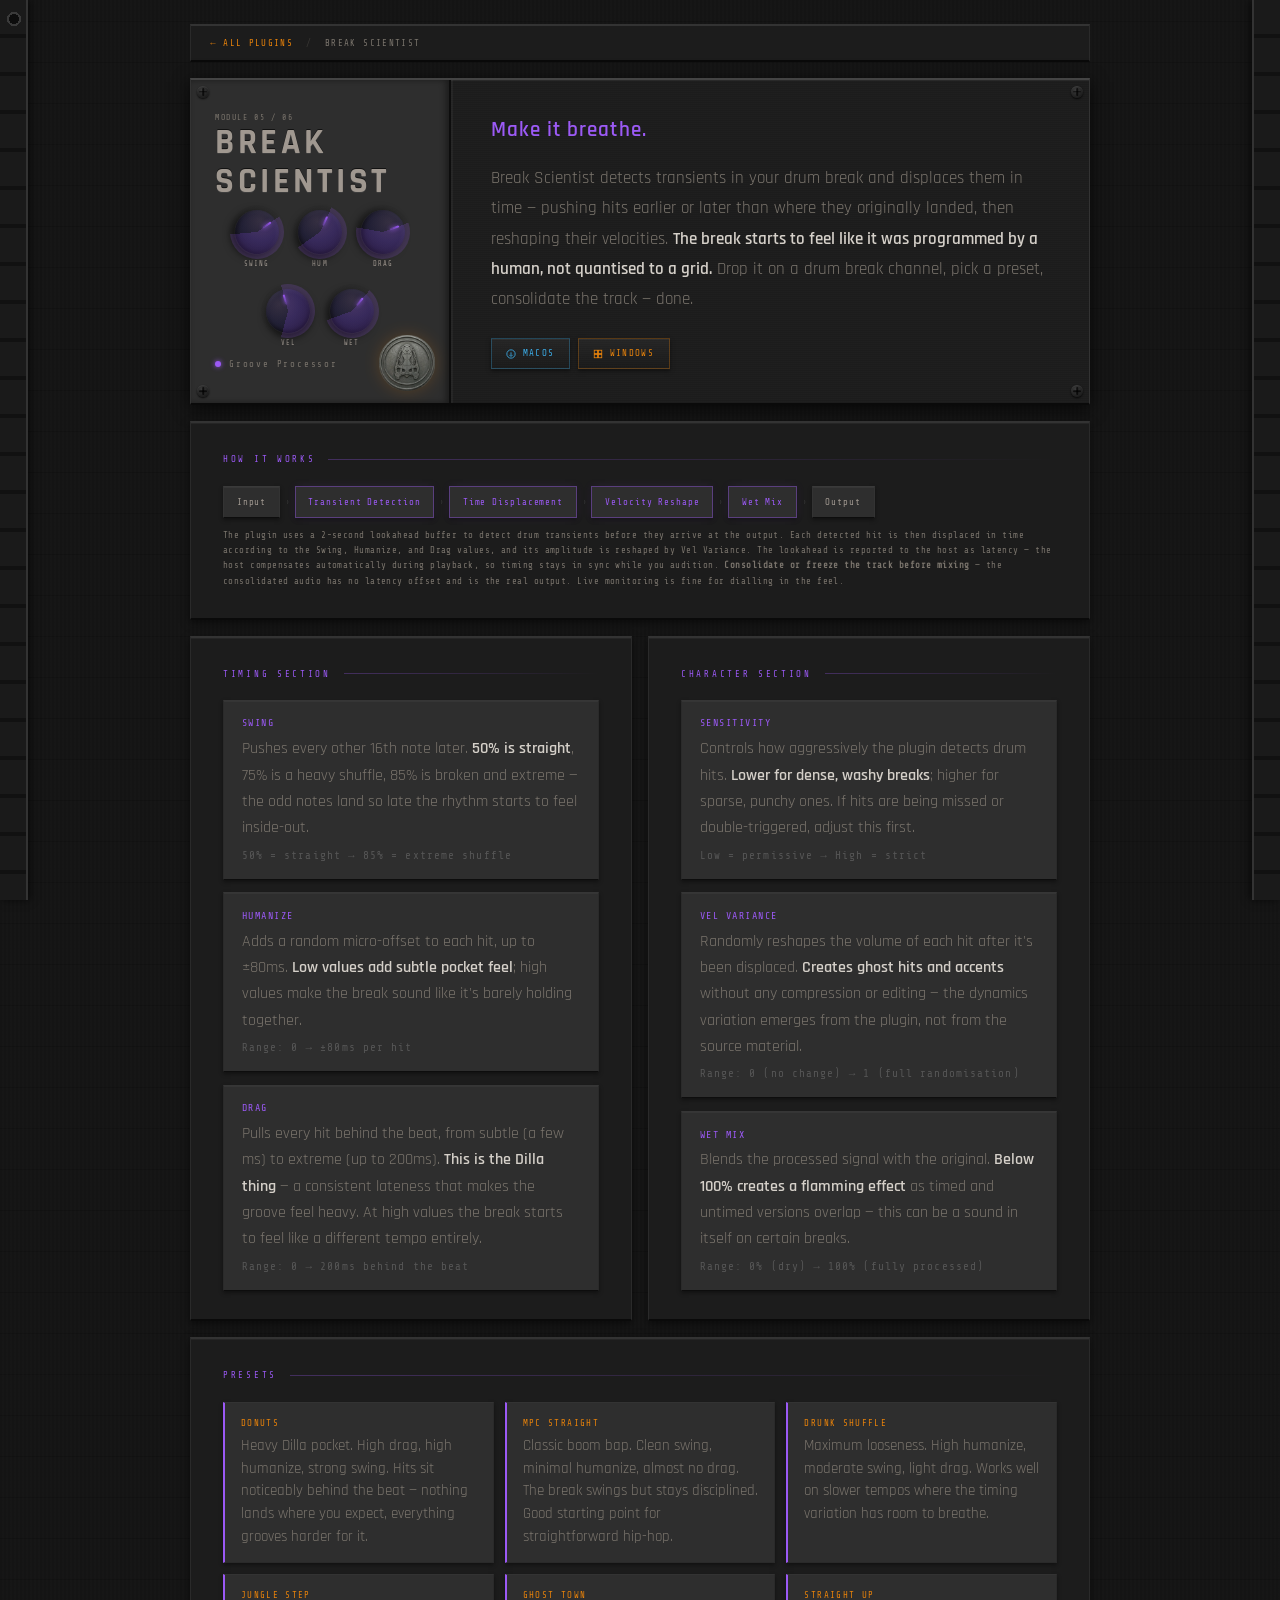
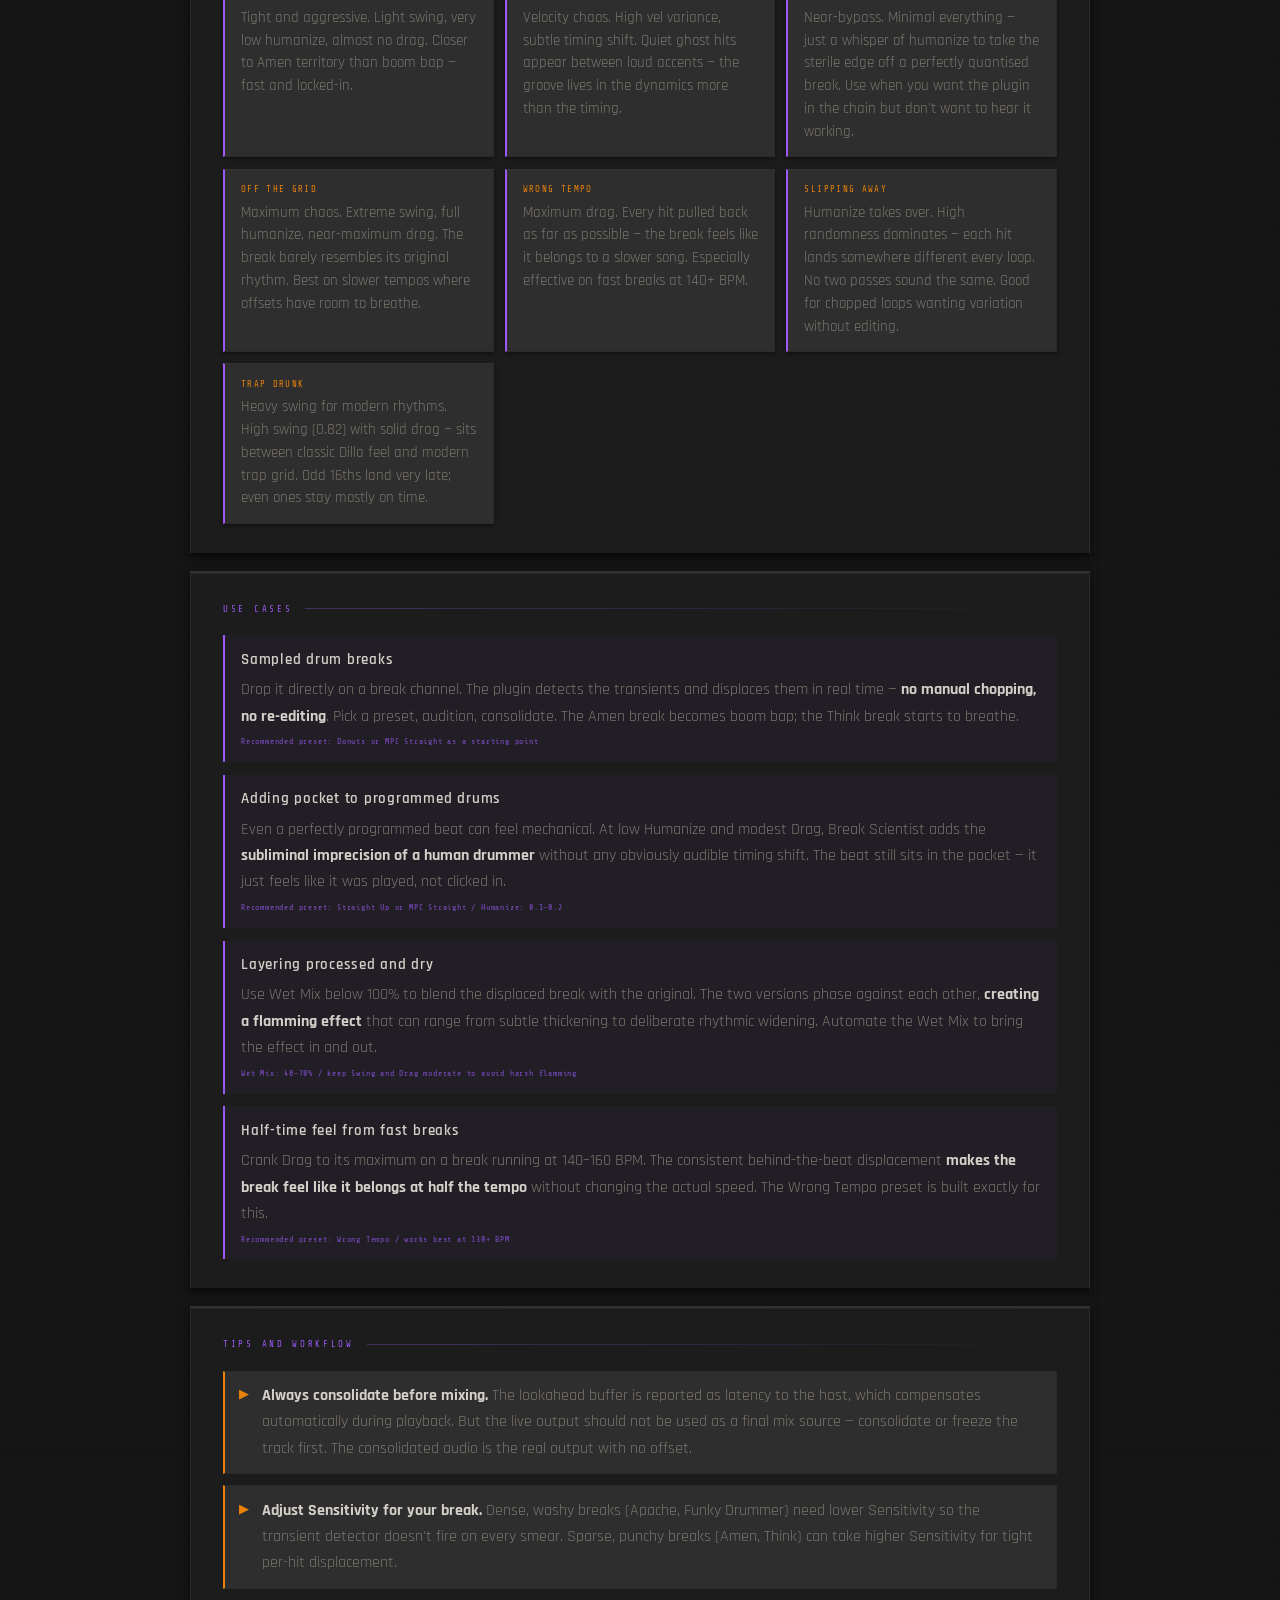
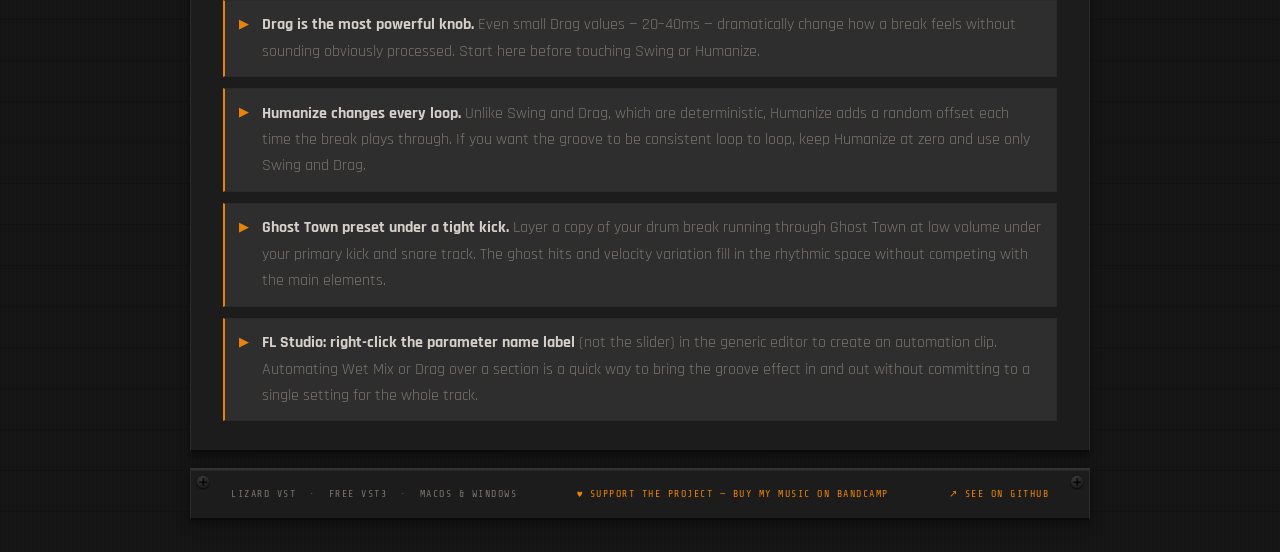
<file: docs/break_scientist.html>
<!DOCTYPE html>
<html lang="en">
<head>
  <meta charset="UTF-8" />
  <meta name="viewport" content="width=device-width, initial-scale=1.0" />
  <title>Break Scientist — Lizard VST</title>
  <link rel="preconnect" href="https://fonts.googleapis.com">
  <link href="https://fonts.googleapis.com/css2?family=Rajdhani:wght@300;400;500;600;700&family=Share+Tech+Mono&display=swap" rel="stylesheet">
  <link rel="stylesheet" href="shared.css">
  <link rel="icon" type="image/x-icon" href="assets/favicon-32.png">
  <style>
    :root { --accent: #9b59f5; --accent-rgb: 155,89,245; }
    .hero-face .knob {
      background: radial-gradient(circle at 35% 30%, #3a3248 0%, #22203a 45%, #0e0c18 100%);
    }
    .hero-face .knob::before {
      opacity: 0.18;
    }
  </style>
</head>
<body>
<div class="page">

  <nav class="nav">
    <a href="index.html">&#8592; All Plugins</a>
    <span class="sep">/</span>
    <span>Break Scientist</span>
  </nav>

  <div class="hero">
    <div class="screw tl"></div><div class="screw tr"></div>
    <div class="screw bl"></div><div class="screw br"></div>
    <div class="hero-inner">
      <div class="hero-face">
        <span class="hero-num">MODULE 05 / 06</span>
        <div class="hero-title">Break<br>Scientist</div>
        <div class="knob-row">
          <div class="knob-unit"><div class="knob" style="transform:rotate(55deg)"></div><span class="knob-label">Swing</span></div>
          <div class="knob-unit"><div class="knob" style="transform:rotate(25deg)"></div><span class="knob-label">Hum</span></div>
          <div class="knob-unit"><div class="knob" style="transform:rotate(70deg)"></div><span class="knob-label">Drag</span></div>
          <div class="knob-unit"><div class="knob" style="transform:rotate(-15deg)"></div><span class="knob-label">Vel</span></div>
          <div class="knob-unit"><div class="knob" style="transform:rotate(40deg)"></div><span class="knob-label">Wet</span></div>
        </div>
        <div class="hero-cat">
          <div class="cat-dot" style="background:#9b59f5;box-shadow:0 0 5px rgba(155,89,245,0.9);"></div>
          Groove Processor
        </div>
        <img src="assets/logo.png" alt="Lizard VST" class="hero-logo">
      </div>
      <div class="hero-body">
        <div class="hero-tagline">Make it breathe.</div>
        <p class="hero-desc">
          Break Scientist detects transients in your drum break and displaces them in time — pushing hits earlier or later than where they originally landed, then reshaping their velocities. <strong>The break starts to feel like it was programmed by a human, not quantised to a grid.</strong> Drop it on a drum break channel, pick a preset, consolidate the track — done.
        </p>
        <div class="hero-dl">
          <a class="dl-btn mac" href="https://github.com/Ricardo-Silva91/vst_playground/releases/download/break_scientist-latest/Break_Scientist.vst3_Mac.zip">
            <svg width="10" height="10" viewBox="0 0 24 24" fill="none" stroke="currentColor" stroke-width="2"><path d="M12 2a10 10 0 1 1 0 20A10 10 0 0 1 12 2z"/><path d="M12 8v8M8 14l4 4 4-4"/></svg>macOS
          </a>
          <a class="dl-btn win" href="https://github.com/Ricardo-Silva91/vst_playground/releases/download/break_scientist-latest/Break_Scientist.vst3_Windows.zip">
            <svg width="10" height="10" viewBox="0 0 24 24" fill="none" stroke="currentColor" stroke-width="2"><rect x="3" y="3" width="8" height="8"/><rect x="13" y="3" width="8" height="8"/><rect x="3" y="13" width="8" height="8"/><rect x="13" y="13" width="8" height="8"/></svg>Windows
          </a>
        </div>
      </div>
    </div>
  </div>

  <!-- HOW IT WORKS -->
  <div class="content-grid wide">
    <div class="panel">
      <div class="panel-title">How It Works</div>
      <div class="chain">
        <span class="chain-node">Input</span><span class="chain-arrow">&#8250;</span>
        <span class="chain-node highlight">Transient Detection</span><span class="chain-arrow">&#8250;</span>
        <span class="chain-node highlight">Time Displacement</span><span class="chain-arrow">&#8250;</span>
        <span class="chain-node highlight">Velocity Reshape</span><span class="chain-arrow">&#8250;</span>
        <span class="chain-node highlight">Wet Mix</span><span class="chain-arrow">&#8250;</span>
        <span class="chain-node">Output</span>
      </div>
      <p class="chain-note">
        The plugin uses a 2-second lookahead buffer to detect drum transients before they arrive at the output. Each detected hit is then displaced in time according to the Swing, Humanize, and Drag values, and its amplitude is reshaped by Vel Variance. The lookahead is reported to the host as latency — the host compensates automatically during playback, so timing stays in sync while you audition. <strong>Consolidate or freeze the track before mixing</strong> — the consolidated audio has no latency offset and is the real output. Live monitoring is fine for dialling in the feel.
      </p>
    </div>
  </div>

  <!-- PARAMETERS -->
  <div class="content-grid">
    <div class="panel">
      <div class="panel-title">Timing Section</div>
      <div class="param-list">
        <div class="param-card">
          <div class="param-name">Swing</div>
          <p class="param-desc">Pushes every other 16th note later. <strong>50% is straight</strong>, 75% is a heavy shuffle, 85% is broken and extreme — the odd notes land so late the rhythm starts to feel inside-out.</p>
          <div class="param-range">50% = straight &rarr; 85% = extreme shuffle</div>
        </div>
        <div class="param-card">
          <div class="param-name">Humanize</div>
          <p class="param-desc">Adds a random micro-offset to each hit, up to &plusmn;80ms. <strong>Low values add subtle pocket feel</strong>; high values make the break sound like it's barely holding together.</p>
          <div class="param-range">Range: 0 &rarr; &plusmn;80ms per hit</div>
        </div>
        <div class="param-card">
          <div class="param-name">Drag</div>
          <p class="param-desc">Pulls every hit behind the beat, from subtle (a few ms) to extreme (up to 200ms). <strong>This is the Dilla thing</strong> — a consistent lateness that makes the groove feel heavy. At high values the break starts to feel like a different tempo entirely.</p>
          <div class="param-range">Range: 0 &rarr; 200ms behind the beat</div>
        </div>
      </div>
    </div>
    <div class="panel">
      <div class="panel-title">Character Section</div>
      <div class="param-list">
        <div class="param-card">
          <div class="param-name">Sensitivity</div>
          <p class="param-desc">Controls how aggressively the plugin detects drum hits. <strong>Lower for dense, washy breaks</strong>; higher for sparse, punchy ones. If hits are being missed or double-triggered, adjust this first.</p>
          <div class="param-range">Low = permissive &rarr; High = strict</div>
        </div>
        <div class="param-card">
          <div class="param-name">Vel Variance</div>
          <p class="param-desc">Randomly reshapes the volume of each hit after it's been displaced. <strong>Creates ghost hits and accents</strong> without any compression or editing — the dynamics variation emerges from the plugin, not from the source material.</p>
          <div class="param-range">Range: 0 (no change) &rarr; 1 (full randomisation)</div>
        </div>
        <div class="param-card">
          <div class="param-name">Wet Mix</div>
          <p class="param-desc">Blends the processed signal with the original. <strong>Below 100% creates a flamming effect</strong> as timed and untimed versions overlap — this can be a sound in itself on certain breaks.</p>
          <div class="param-range">Range: 0% (dry) &rarr; 100% (fully processed)</div>
        </div>
      </div>
    </div>
  </div>

  <!-- PRESETS -->
  <div class="content-grid wide">
    <div class="panel">
      <div class="panel-title">Presets</div>
      <div class="preset-grid" style="grid-template-columns: repeat(auto-fill, minmax(220px, 1fr));">
        <div class="preset-card">
          <div class="preset-name">Donuts</div>
          <p class="preset-desc">Heavy Dilla pocket. High drag, high humanize, strong swing. Hits sit noticeably behind the beat — nothing lands where you expect, everything grooves harder for it.</p>
        </div>
        <div class="preset-card">
          <div class="preset-name">MPC Straight</div>
          <p class="preset-desc">Classic boom bap. Clean swing, minimal humanize, almost no drag. The break swings but stays disciplined. Good starting point for straightforward hip-hop.</p>
        </div>
        <div class="preset-card">
          <div class="preset-name">Drunk Shuffle</div>
          <p class="preset-desc">Maximum looseness. High humanize, moderate swing, light drag. Works well on slower tempos where the timing variation has room to breathe.</p>
        </div>
        <div class="preset-card">
          <div class="preset-name">Jungle Step</div>
          <p class="preset-desc">Tight and aggressive. Light swing, very low humanize, almost no drag. Closer to Amen territory than boom bap — fast and locked-in.</p>
        </div>
        <div class="preset-card">
          <div class="preset-name">Ghost Town</div>
          <p class="preset-desc">Velocity chaos. High vel variance, subtle timing shift. Quiet ghost hits appear between loud accents — the groove lives in the dynamics more than the timing.</p>
        </div>
        <div class="preset-card">
          <div class="preset-name">Straight Up</div>
          <p class="preset-desc">Near-bypass. Minimal everything — just a whisper of humanize to take the sterile edge off a perfectly quantised break. Use when you want the plugin in the chain but don't want to hear it working.</p>
        </div>
        <div class="preset-card">
          <div class="preset-name">Off The Grid</div>
          <p class="preset-desc">Maximum chaos. Extreme swing, full humanize, near-maximum drag. The break barely resembles its original rhythm. Best on slower tempos where offsets have room to breathe.</p>
        </div>
        <div class="preset-card">
          <div class="preset-name">Wrong Tempo</div>
          <p class="preset-desc">Maximum drag. Every hit pulled back as far as possible — the break feels like it belongs to a slower song. Especially effective on fast breaks at 140+ BPM.</p>
        </div>
        <div class="preset-card">
          <div class="preset-name">Slipping Away</div>
          <p class="preset-desc">Humanize takes over. High randomness dominates — each hit lands somewhere different every loop. No two passes sound the same. Good for chopped loops wanting variation without editing.</p>
        </div>
        <div class="preset-card">
          <div class="preset-name">Trap Drunk</div>
          <p class="preset-desc">Heavy swing for modern rhythms. High swing (0.82) with solid drag — sits between classic Dilla feel and modern trap grid. Odd 16ths land very late; even ones stay mostly on time.</p>
        </div>
      </div>
    </div>
  </div>

  <!-- USE CASES -->
  <div class="content-grid wide">
    <div class="panel">
      <div class="panel-title">Use Cases</div>
      <div class="usecase-list">
        <div class="usecase-card">
          <div class="usecase-title">Sampled drum breaks</div>
          <p class="usecase-body">Drop it directly on a break channel. The plugin detects the transients and displaces them in real time — <strong>no manual chopping, no re-editing</strong>. Pick a preset, audition, consolidate. The Amen break becomes boom bap; the Think break starts to breathe.</p>
          <div class="usecase-settings">Recommended preset: Donuts or MPC Straight as a starting point</div>
        </div>
        <div class="usecase-card">
          <div class="usecase-title">Adding pocket to programmed drums</div>
          <p class="usecase-body">Even a perfectly programmed beat can feel mechanical. At low Humanize and modest Drag, Break Scientist adds the <strong>subliminal imprecision of a human drummer</strong> without any obviously audible timing shift. The beat still sits in the pocket — it just feels like it was played, not clicked in.</p>
          <div class="usecase-settings">Recommended preset: Straight Up or MPC Straight / Humanize: 0.1–0.2</div>
        </div>
        <div class="usecase-card">
          <div class="usecase-title">Layering processed and dry</div>
          <p class="usecase-body">Use Wet Mix below 100% to blend the displaced break with the original. The two versions phase against each other, <strong>creating a flamming effect</strong> that can range from subtle thickening to deliberate rhythmic widening. Automate the Wet Mix to bring the effect in and out.</p>
          <div class="usecase-settings">Wet Mix: 40–70% / keep Swing and Drag moderate to avoid harsh flamming</div>
        </div>
        <div class="usecase-card">
          <div class="usecase-title">Half-time feel from fast breaks</div>
          <p class="usecase-body">Crank Drag to its maximum on a break running at 140–160 BPM. The consistent behind-the-beat displacement <strong>makes the break feel like it belongs at half the tempo</strong> without changing the actual speed. The Wrong Tempo preset is built exactly for this.</p>
          <div class="usecase-settings">Recommended preset: Wrong Tempo / works best at 130+ BPM</div>
        </div>
      </div>
    </div>
  </div>

  <!-- TIPS -->
  <div class="content-grid wide">
    <div class="panel">
      <div class="panel-title">Tips and Workflow</div>
      <div class="tip-list">
        <div class="tip">
          <span class="tip-icon">&#9654;</span>
          <p class="tip-text"><strong>Always consolidate before mixing.</strong> The lookahead buffer is reported as latency to the host, which compensates automatically during playback. But the live output should not be used as a final mix source — consolidate or freeze the track first. The consolidated audio is the real output with no offset.</p>
        </div>
        <div class="tip">
          <span class="tip-icon">&#9654;</span>
          <p class="tip-text"><strong>Adjust Sensitivity for your break.</strong> Dense, washy breaks (Apache, Funky Drummer) need lower Sensitivity so the transient detector doesn't fire on every smear. Sparse, punchy breaks (Amen, Think) can take higher Sensitivity for tight per-hit displacement.</p>
        </div>
        <div class="tip">
          <span class="tip-icon">&#9654;</span>
          <p class="tip-text"><strong>Drag is the most powerful knob.</strong> Even small Drag values — 20–40ms — dramatically change how a break feels without sounding obviously processed. Start here before touching Swing or Humanize.</p>
        </div>
        <div class="tip">
          <span class="tip-icon">&#9654;</span>
          <p class="tip-text"><strong>Humanize changes every loop.</strong> Unlike Swing and Drag, which are deterministic, Humanize adds a random offset each time the break plays through. If you want the groove to be consistent loop to loop, keep Humanize at zero and use only Swing and Drag.</p>
        </div>
        <div class="tip">
          <span class="tip-icon">&#9654;</span>
          <p class="tip-text"><strong>Ghost Town preset under a tight kick.</strong> Layer a copy of your drum break running through Ghost Town at low volume under your primary kick and snare track. The ghost hits and velocity variation fill in the rhythmic space without competing with the main elements.</p>
        </div>
        <div class="tip">
          <span class="tip-icon">&#9654;</span>
          <p class="tip-text"><strong>FL Studio: right-click the parameter name label</strong> (not the slider) in the generic editor to create an automation clip. Automating Wet Mix or Drag over a section is a quick way to bring the groove effect in and out without committing to a single setting for the whole track.</p>
        </div>
      </div>
    </div>
  </div>

  <footer>
    <div class="screw tl"></div><div class="screw tr"></div>
    <span class="footer-text">Lizard VST &nbsp;&#183;&nbsp; Free VST3 &nbsp;&#183;&nbsp; macOS &amp; Windows</span>
    <a class="footer-link" href="https://mrgloomy.bandcamp.com/" target="_blank">&#9829; Support the project — buy my music on Bandcamp</a>
    <a class="footer-link" href="https://github.com/Ricardo-Silva91/vst_playground" target="_blank">&#8599; See on GitHub</a>
  </footer>

</div>
</body>
</html>
</file>
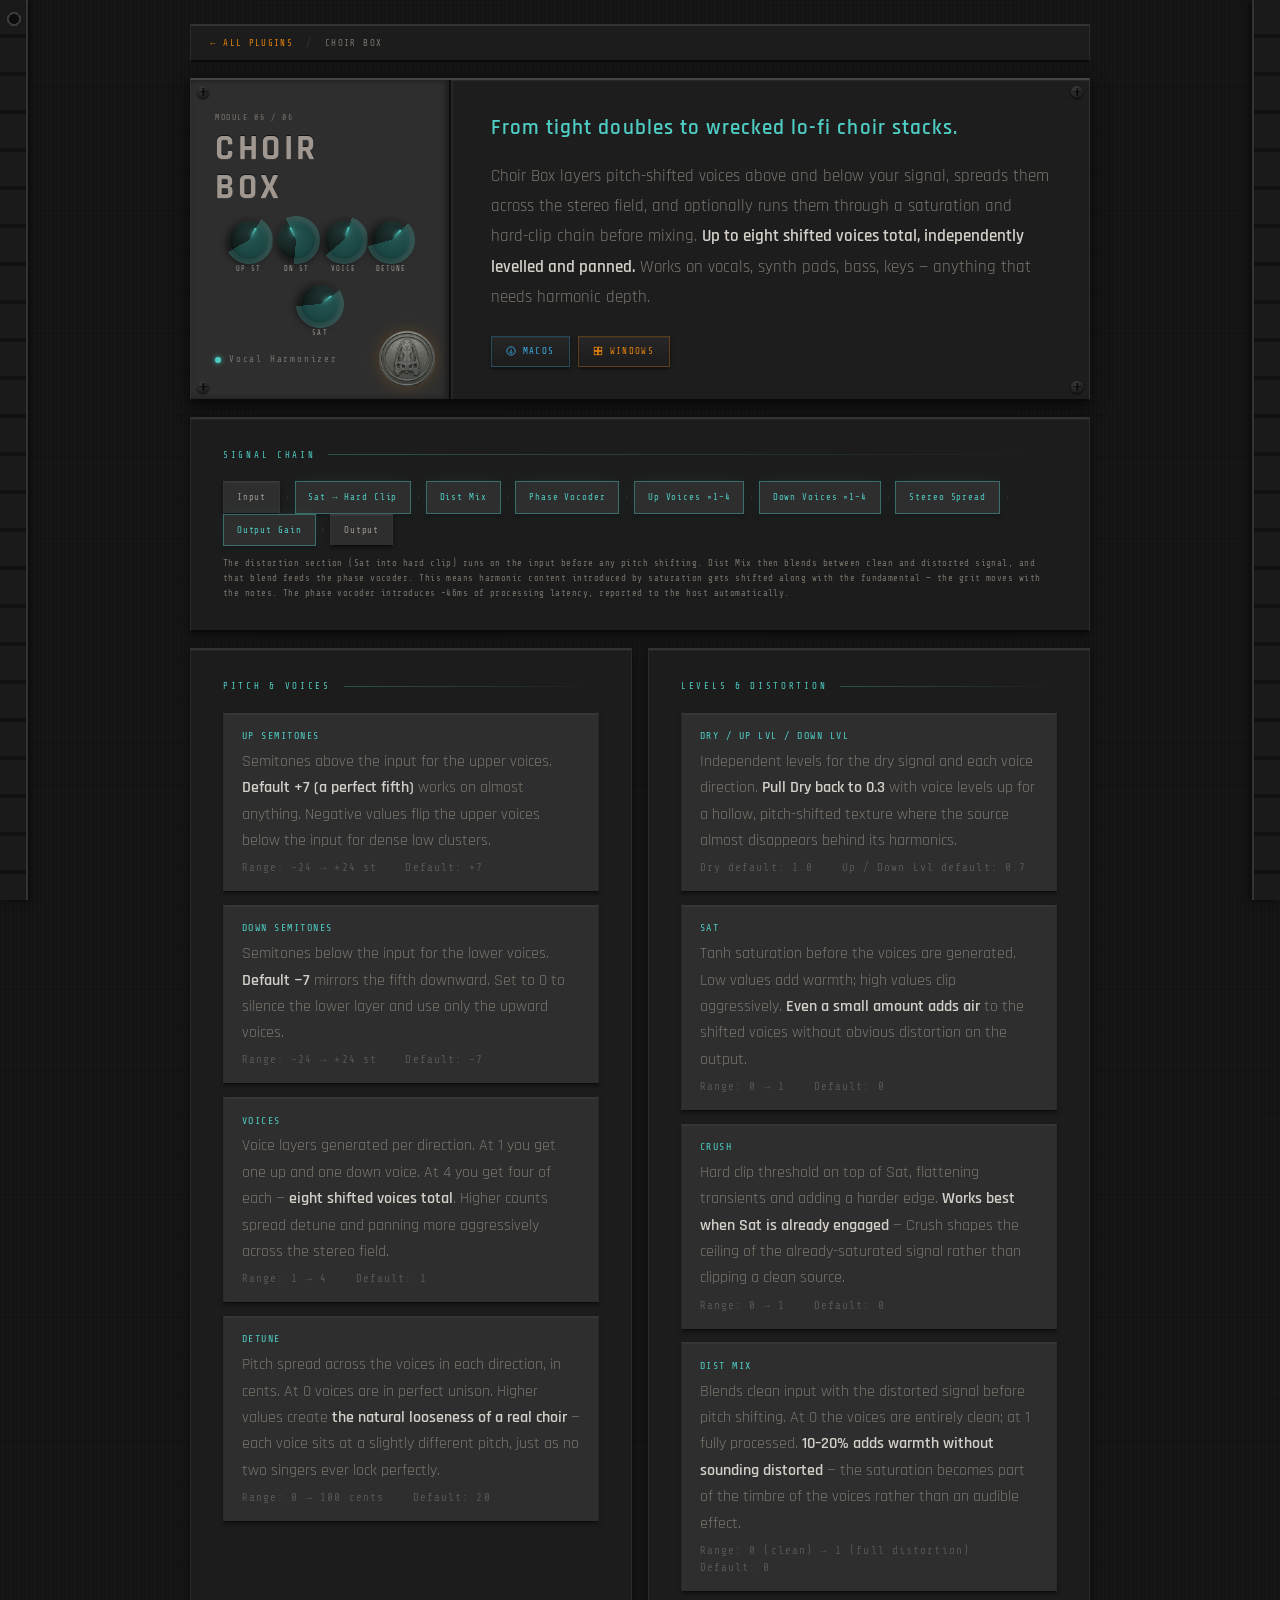
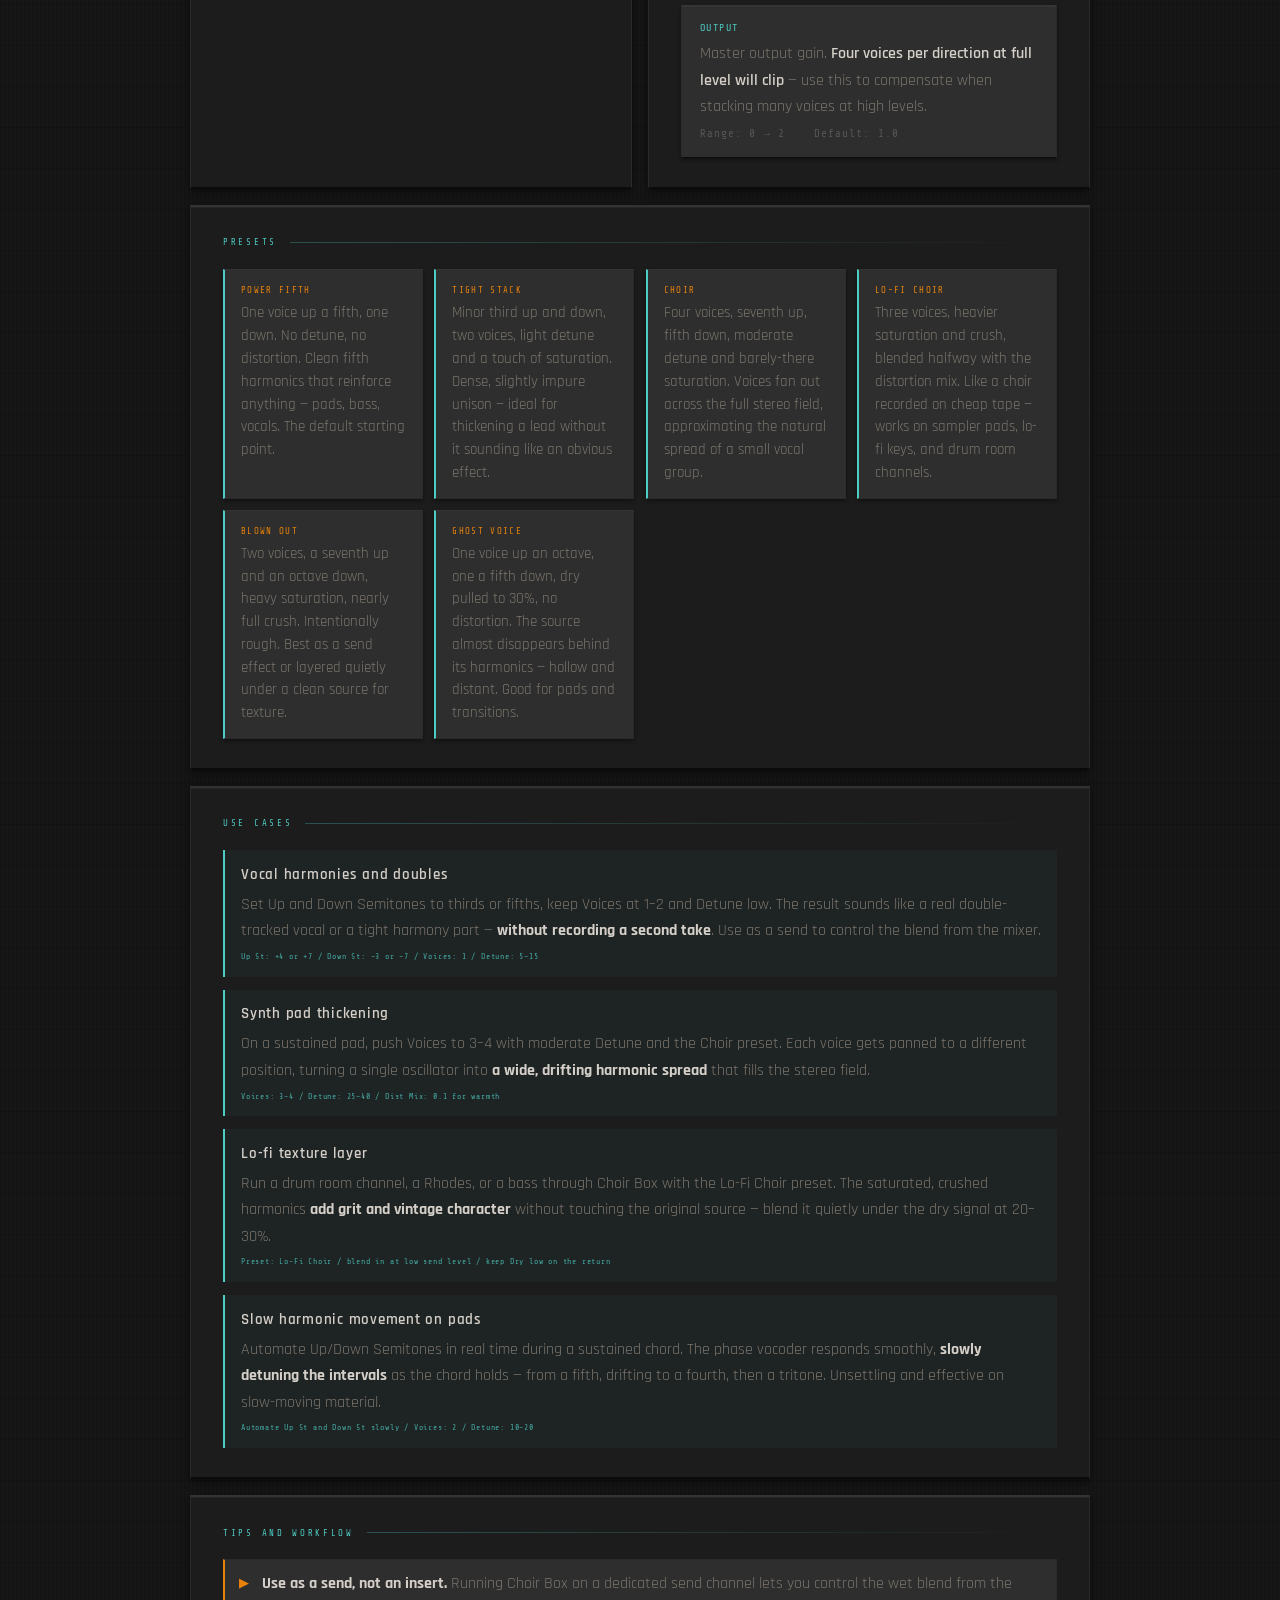
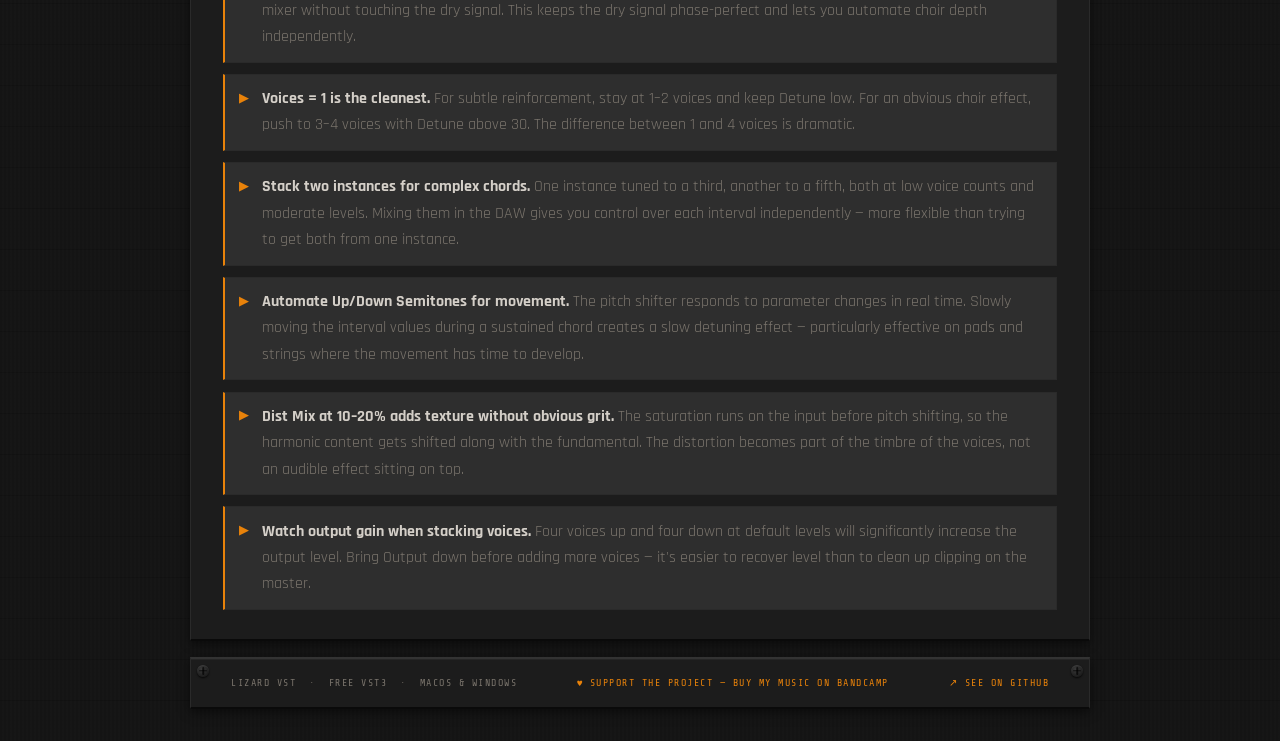
<file: docs/choir_box.html>
<!DOCTYPE html>
<html lang="en">
<head>
  <meta charset="UTF-8" />
  <meta name="viewport" content="width=device-width, initial-scale=1.0" />
  <title>Choir Box — Lizard VST</title>
  <link rel="preconnect" href="https://fonts.googleapis.com">
  <link href="https://fonts.googleapis.com/css2?family=Rajdhani:wght@300;400;500;600;700&family=Share+Tech+Mono&display=swap" rel="stylesheet">
  <link rel="icon" type="image/x-icon" href="assets/favicon-32.png">
  <link rel="stylesheet" href="shared.css">
  <style>
    :root { --accent: #4ecdc4; --accent-rgb: 78,205,196; }
    .hero-face .knob { background: radial-gradient(circle at 35% 30%, #1e3a38 0%, #0f211f 45%, #050f0e 100%); }
  </style>
</head>
<body>
<div class="page">

  <nav class="nav">
    <a href="index.html">&#8592; All Plugins</a>
    <span class="sep">/</span>
    <span>Choir Box</span>
  </nav>

  <div class="hero">
    <div class="screw tl"></div><div class="screw tr"></div>
    <div class="screw bl"></div><div class="screw br"></div>
    <div class="hero-inner">
      <div class="hero-face">
        <span class="hero-num">MODULE 06 / 06</span>
        <div class="hero-title">Choir<br>Box</div>
        <div class="knob-row" style="gap:0.6rem;">
          <div class="knob-unit"><div class="knob" style="transform:rotate(30deg);width:38px;height:38px;"></div><span class="knob-label">Up St</span></div>
          <div class="knob-unit"><div class="knob" style="transform:rotate(-25deg);width:38px;height:38px;"></div><span class="knob-label">Dn St</span></div>
          <div class="knob-unit"><div class="knob" style="transform:rotate(20deg);width:38px;height:38px;"></div><span class="knob-label">Voice</span></div>
          <div class="knob-unit"><div class="knob" style="transform:rotate(45deg);width:38px;height:38px;"></div><span class="knob-label">Detune</span></div>
          <div class="knob-unit"><div class="knob" style="transform:rotate(55deg);width:38px;height:38px;"></div><span class="knob-label">Sat</span></div>
        </div>
        <div class="hero-cat">
          <div class="cat-dot" style="background:#4ecdc4;box-shadow:0 0 5px rgba(78,205,196,0.9);"></div>
          Vocal Harmonizer
        </div>
        <img src="assets/logo.png" alt="Lizard VST" class="hero-logo">
      </div>
      <div class="hero-body">
        <div class="hero-tagline">From tight doubles to wrecked lo-fi choir stacks.</div>
        <p class="hero-desc">
          Choir Box layers pitch-shifted voices above and below your signal, spreads them across the stereo field, and optionally runs them through a saturation and hard-clip chain before mixing. <strong>Up to eight shifted voices total, independently levelled and panned.</strong> Works on vocals, synth pads, bass, keys — anything that needs harmonic depth.
        </p>
        <div class="hero-dl">
          <a class="dl-btn mac" href="https://github.com/Ricardo-Silva91/vst_playground/releases/download/choir_box-latest/Choir_Box.vst3_Mac.zip">
            <svg width="10" height="10" viewBox="0 0 24 24" fill="none" stroke="currentColor" stroke-width="2"><path d="M12 2a10 10 0 1 1 0 20A10 10 0 0 1 12 2z"/><path d="M12 8v8M8 14l4 4 4-4"/></svg>macOS
          </a>
          <a class="dl-btn win" href="https://github.com/Ricardo-Silva91/vst_playground/releases/download/choir_box-latest/Choir_Box.vst3_Windows.zip">
            <svg width="10" height="10" viewBox="0 0 24 24" fill="none" stroke="currentColor" stroke-width="2"><rect x="3" y="3" width="8" height="8"/><rect x="13" y="3" width="8" height="8"/><rect x="3" y="13" width="8" height="8"/><rect x="13" y="13" width="8" height="8"/></svg>Windows
          </a>
        </div>
      </div>
    </div>
  </div>

  <!-- SIGNAL CHAIN -->
  <div class="content-grid wide">
    <div class="panel">
      <div class="panel-title">Signal Chain</div>
      <div class="chain">
        <span class="chain-node">Input</span><span class="chain-arrow">&#8250;</span>
        <span class="chain-node highlight">Sat &rarr; Hard Clip</span><span class="chain-arrow">&#8250;</span>
        <span class="chain-node highlight">Dist Mix</span><span class="chain-arrow">&#8250;</span>
        <span class="chain-node highlight">Phase Vocoder</span><span class="chain-arrow">&#8250;</span>
        <span class="chain-node highlight">Up Voices &#215;1–4</span><span class="chain-arrow">&#8250;</span>
        <span class="chain-node highlight">Down Voices &#215;1–4</span><span class="chain-arrow">&#8250;</span>
        <span class="chain-node highlight">Stereo Spread</span><span class="chain-arrow">&#8250;</span>
        <span class="chain-node highlight">Output Gain</span><span class="chain-arrow">&#8250;</span>
        <span class="chain-node">Output</span>
      </div>
      <p class="chain-note">
        The distortion section (Sat into hard clip) runs on the input before any pitch shifting. Dist Mix then blends between clean and distorted signal, and that blend feeds the phase vocoder. This means harmonic content introduced by saturation gets shifted along with the fundamental — the grit moves with the notes. The phase vocoder introduces ~46ms of processing latency, reported to the host automatically.
      </p>
    </div>
  </div>

  <!-- PARAMETERS -->
  <div class="content-grid">
    <div class="panel">
      <div class="panel-title">Pitch &amp; Voices</div>
      <div class="param-list">
        <div class="param-card">
          <div class="param-name">Up Semitones</div>
          <p class="param-desc">Semitones above the input for the upper voices. <strong>Default +7 (a perfect fifth)</strong> works on almost anything. Negative values flip the upper voices below the input for dense low clusters.</p>
          <div class="param-range">Range: &minus;24 &rarr; +24 st &nbsp;&nbsp; Default: +7</div>
        </div>
        <div class="param-card">
          <div class="param-name">Down Semitones</div>
          <p class="param-desc">Semitones below the input for the lower voices. <strong>Default &minus;7</strong> mirrors the fifth downward. Set to 0 to silence the lower layer and use only the upward voices.</p>
          <div class="param-range">Range: &minus;24 &rarr; +24 st &nbsp;&nbsp; Default: &minus;7</div>
        </div>
        <div class="param-card">
          <div class="param-name">Voices</div>
          <p class="param-desc">Voice layers generated per direction. At 1 you get one up and one down voice. At 4 you get four of each — <strong>eight shifted voices total</strong>. Higher counts spread detune and panning more aggressively across the stereo field.</p>
          <div class="param-range">Range: 1 &rarr; 4 &nbsp;&nbsp; Default: 1</div>
        </div>
        <div class="param-card">
          <div class="param-name">Detune</div>
          <p class="param-desc">Pitch spread across the voices in each direction, in cents. At 0 voices are in perfect unison. Higher values create <strong>the natural looseness of a real choir</strong> — each voice sits at a slightly different pitch, just as no two singers ever lock perfectly.</p>
          <div class="param-range">Range: 0 &rarr; 100 cents &nbsp;&nbsp; Default: 20</div>
        </div>
      </div>
    </div>
    <div class="panel">
      <div class="panel-title">Levels &amp; Distortion</div>
      <div class="param-list">
        <div class="param-card">
          <div class="param-name">Dry / Up Lvl / Down Lvl</div>
          <p class="param-desc">Independent levels for the dry signal and each voice direction. <strong>Pull Dry back to 0.3</strong> with voice levels up for a hollow, pitch-shifted texture where the source almost disappears behind its harmonics.</p>
          <div class="param-range">Dry default: 1.0 &nbsp;&nbsp; Up / Down Lvl default: 0.7</div>
        </div>
        <div class="param-card">
          <div class="param-name">Sat</div>
          <p class="param-desc">Tanh saturation before the voices are generated. Low values add warmth; high values clip aggressively. <strong>Even a small amount adds air</strong> to the shifted voices without obvious distortion on the output.</p>
          <div class="param-range">Range: 0 &rarr; 1 &nbsp;&nbsp; Default: 0</div>
        </div>
        <div class="param-card">
          <div class="param-name">Crush</div>
          <p class="param-desc">Hard clip threshold on top of Sat, flattening transients and adding a harder edge. <strong>Works best when Sat is already engaged</strong> — Crush shapes the ceiling of the already-saturated signal rather than clipping a clean source.</p>
          <div class="param-range">Range: 0 &rarr; 1 &nbsp;&nbsp; Default: 0</div>
        </div>
        <div class="param-card">
          <div class="param-name">Dist Mix</div>
          <p class="param-desc">Blends clean input with the distorted signal before pitch shifting. At 0 the voices are entirely clean; at 1 fully processed. <strong>10–20% adds warmth without sounding distorted</strong> — the saturation becomes part of the timbre of the voices rather than an audible effect.</p>
          <div class="param-range">Range: 0 (clean) &rarr; 1 (full distortion) &nbsp;&nbsp; Default: 0</div>
        </div>
        <div class="param-card">
          <div class="param-name">Output</div>
          <p class="param-desc">Master output gain. <strong>Four voices per direction at full level will clip</strong> — use this to compensate when stacking many voices at high levels.</p>
          <div class="param-range">Range: 0 &rarr; 2 &nbsp;&nbsp; Default: 1.0</div>
        </div>
      </div>
    </div>
  </div>

  <!-- PRESETS -->
  <div class="content-grid wide">
    <div class="panel">
      <div class="panel-title">Presets</div>
      <div class="preset-grid">
        <div class="preset-card">
          <div class="preset-name">Power Fifth</div>
          <p class="preset-desc">One voice up a fifth, one down. No detune, no distortion. Clean fifth harmonics that reinforce anything — pads, bass, vocals. The default starting point.</p>
        </div>
        <div class="preset-card">
          <div class="preset-name">Tight Stack</div>
          <p class="preset-desc">Minor third up and down, two voices, light detune and a touch of saturation. Dense, slightly impure unison — ideal for thickening a lead without it sounding like an obvious effect.</p>
        </div>
        <div class="preset-card">
          <div class="preset-name">Choir</div>
          <p class="preset-desc">Four voices, seventh up, fifth down, moderate detune and barely-there saturation. Voices fan out across the full stereo field, approximating the natural spread of a small vocal group.</p>
        </div>
        <div class="preset-card">
          <div class="preset-name">Lo-Fi Choir</div>
          <p class="preset-desc">Three voices, heavier saturation and crush, blended halfway with the distortion mix. Like a choir recorded on cheap tape — works on sampler pads, lo-fi keys, and drum room channels.</p>
        </div>
        <div class="preset-card">
          <div class="preset-name">Blown Out</div>
          <p class="preset-desc">Two voices, a seventh up and an octave down, heavy saturation, nearly full crush. Intentionally rough. Best as a send effect or layered quietly under a clean source for texture.</p>
        </div>
        <div class="preset-card">
          <div class="preset-name">Ghost Voice</div>
          <p class="preset-desc">One voice up an octave, one a fifth down, dry pulled to 30%, no distortion. The source almost disappears behind its harmonics — hollow and distant. Good for pads and transitions.</p>
        </div>
      </div>
    </div>
  </div>

  <!-- USE CASES -->
  <div class="content-grid wide">
    <div class="panel">
      <div class="panel-title">Use Cases</div>
      <div class="usecase-list">
        <div class="usecase-card">
          <div class="usecase-title">Vocal harmonies and doubles</div>
          <p class="usecase-body">Set Up and Down Semitones to thirds or fifths, keep Voices at 1–2 and Detune low. The result sounds like a real double-tracked vocal or a tight harmony part — <strong>without recording a second take</strong>. Use as a send to control the blend from the mixer.</p>
          <div class="usecase-settings">Up St: +4 or +7 / Down St: &minus;3 or &minus;7 / Voices: 1 / Detune: 5–15</div>
        </div>
        <div class="usecase-card">
          <div class="usecase-title">Synth pad thickening</div>
          <p class="usecase-body">On a sustained pad, push Voices to 3–4 with moderate Detune and the Choir preset. Each voice gets panned to a different position, turning a single oscillator into <strong>a wide, drifting harmonic spread</strong> that fills the stereo field.</p>
          <div class="usecase-settings">Voices: 3–4 / Detune: 25–40 / Dist Mix: 0.1 for warmth</div>
        </div>
        <div class="usecase-card">
          <div class="usecase-title">Lo-fi texture layer</div>
          <p class="usecase-body">Run a drum room channel, a Rhodes, or a bass through Choir Box with the Lo-Fi Choir preset. The saturated, crushed harmonics <strong>add grit and vintage character</strong> without touching the original source — blend it quietly under the dry signal at 20–30%.</p>
          <div class="usecase-settings">Preset: Lo-Fi Choir / blend in at low send level / keep Dry low on the return</div>
        </div>
        <div class="usecase-card">
          <div class="usecase-title">Slow harmonic movement on pads</div>
          <p class="usecase-body">Automate Up/Down Semitones in real time during a sustained chord. The phase vocoder responds smoothly, <strong>slowly detuning the intervals</strong> as the chord holds — from a fifth, drifting to a fourth, then a tritone. Unsettling and effective on slow-moving material.</p>
          <div class="usecase-settings">Automate Up St and Down St slowly / Voices: 2 / Detune: 10–20</div>
        </div>
      </div>
    </div>
  </div>

  <!-- TIPS -->
  <div class="content-grid wide">
    <div class="panel">
      <div class="panel-title">Tips and Workflow</div>
      <div class="tip-list">
        <div class="tip">
          <span class="tip-icon">&#9654;</span>
          <p class="tip-text"><strong>Use as a send, not an insert.</strong> Running Choir Box on a dedicated send channel lets you control the wet blend from the mixer without touching the dry signal. This keeps the dry signal phase-perfect and lets you automate choir depth independently.</p>
        </div>
        <div class="tip">
          <span class="tip-icon">&#9654;</span>
          <p class="tip-text"><strong>Voices = 1 is the cleanest.</strong> For subtle reinforcement, stay at 1–2 voices and keep Detune low. For an obvious choir effect, push to 3–4 voices with Detune above 30. The difference between 1 and 4 voices is dramatic.</p>
        </div>
        <div class="tip">
          <span class="tip-icon">&#9654;</span>
          <p class="tip-text"><strong>Stack two instances for complex chords.</strong> One instance tuned to a third, another to a fifth, both at low voice counts and moderate levels. Mixing them in the DAW gives you control over each interval independently — more flexible than trying to get both from one instance.</p>
        </div>
        <div class="tip">
          <span class="tip-icon">&#9654;</span>
          <p class="tip-text"><strong>Automate Up/Down Semitones for movement.</strong> The pitch shifter responds to parameter changes in real time. Slowly moving the interval values during a sustained chord creates a slow detuning effect — particularly effective on pads and strings where the movement has time to develop.</p>
        </div>
        <div class="tip">
          <span class="tip-icon">&#9654;</span>
          <p class="tip-text"><strong>Dist Mix at 10–20% adds texture without obvious grit.</strong> The saturation runs on the input before pitch shifting, so the harmonic content gets shifted along with the fundamental. The distortion becomes part of the timbre of the voices, not an audible effect sitting on top.</p>
        </div>
        <div class="tip">
          <span class="tip-icon">&#9654;</span>
          <p class="tip-text"><strong>Watch output gain when stacking voices.</strong> Four voices up and four down at default levels will significantly increase the output level. Bring Output down before adding more voices — it's easier to recover level than to clean up clipping on the master.</p>
        </div>
      </div>
    </div>
  </div>

  <footer>
    <div class="screw tl"></div><div class="screw tr"></div>
    <span class="footer-text">Lizard VST &nbsp;&#183;&nbsp; Free VST3 &nbsp;&#183;&nbsp; macOS &amp; Windows</span>
    <a class="footer-link" href="https://mrgloomy.bandcamp.com/" target="_blank">&#9829; Support the project — buy my music on Bandcamp</a>
    <a class="footer-link" href="https://github.com/Ricardo-Silva91/vst_playground" target="_blank">&#8599; See on GitHub</a>
  </footer>

</div>
</body>
</html>
</file>
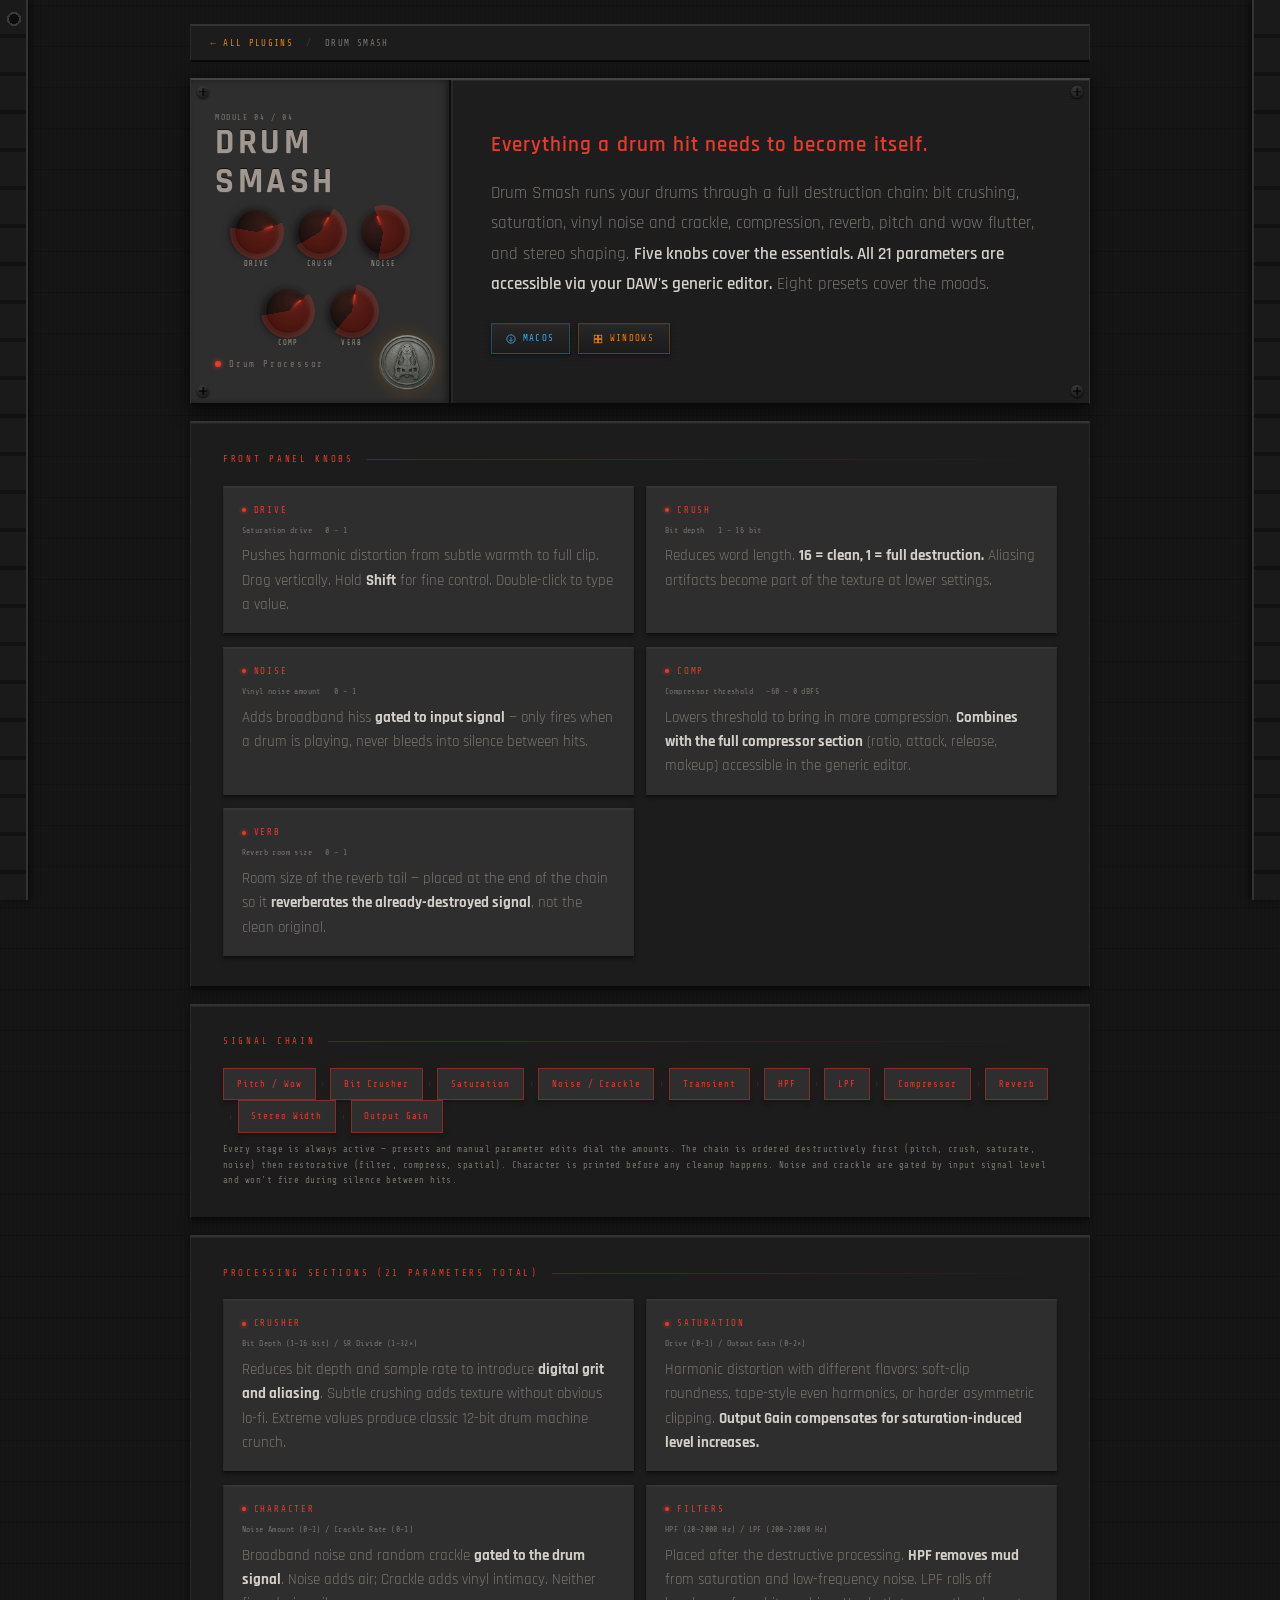
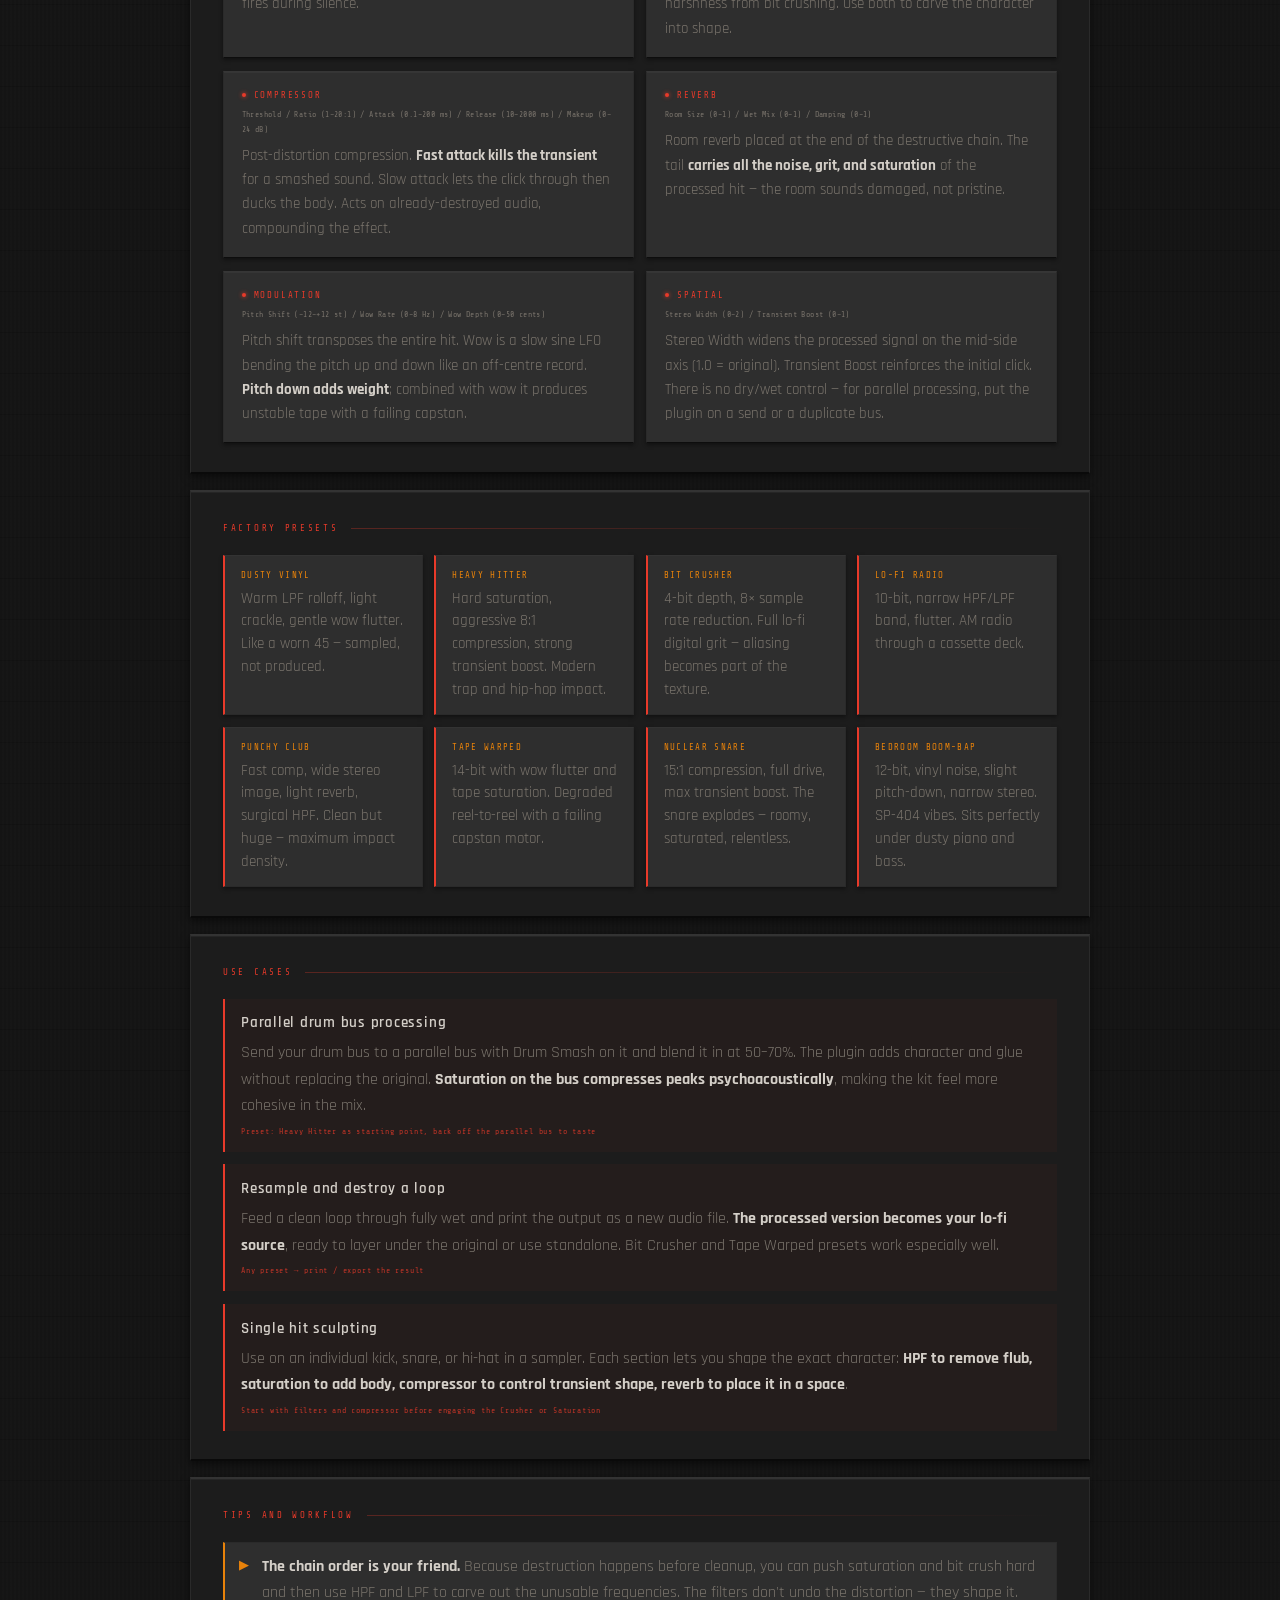
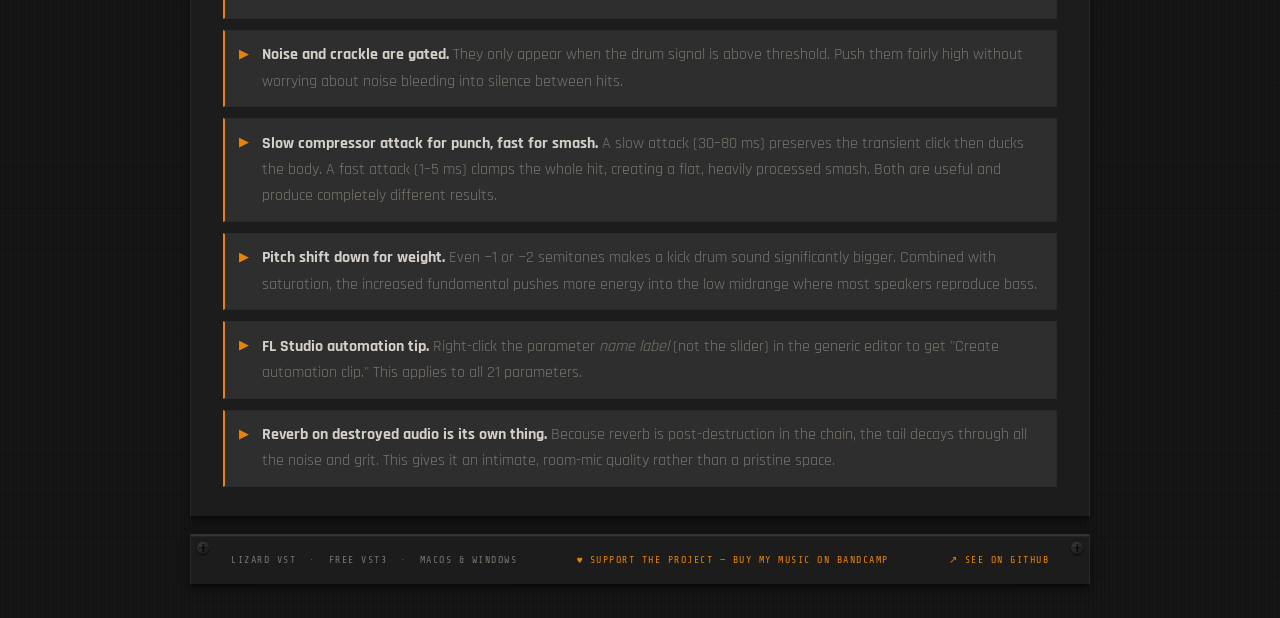
<file: docs/drum_smash.html>
<!DOCTYPE html>
<html lang="en">
<head>
  <meta charset="UTF-8" />
  <meta name="viewport" content="width=device-width, initial-scale=1.0" />
  <title>Drum Smash — Lizard VST</title>
  <link rel="preconnect" href="https://fonts.googleapis.com">
  <link href="https://fonts.googleapis.com/css2?family=Rajdhani:wght@300;400;500;600;700&family=Share+Tech+Mono&display=swap" rel="stylesheet">
  <link rel="stylesheet" href="shared.css">
  <link rel="icon" type="image/x-icon" href="assets/favicon-32.png">
  <style>
    :root { --accent: #e83a2a; --accent-rgb: 232,58,42; }
    .hero-face .knob { background: radial-gradient(circle at 35% 30%, #3a1a14 0%, #200e0a 45%, #0a0504 100%); }
  </style>
</head>
<body>
<div class="page">

  <nav class="nav">
    <a href="index.html">&#8592; All Plugins</a>
    <span class="sep">/</span>
    <span>Drum Smash</span>
  </nav>

  <div class="hero">
    <div class="screw tl"></div><div class="screw tr"></div>
    <div class="screw bl"></div><div class="screw br"></div>
    <div class="hero-inner">
      <div class="hero-face">
        <span class="hero-num">MODULE 04 / 04</span>
        <div class="hero-title">Drum<br>Smash</div>
        <div class="knob-row">
          <div class="knob-unit"><div class="knob" style="transform:rotate(70deg)"></div><span class="knob-label">Drive</span></div>
          <div class="knob-unit"><div class="knob" style="transform:rotate(30deg)"></div><span class="knob-label">Crush</span></div>
          <div class="knob-unit"><div class="knob" style="transform:rotate(-20deg)"></div><span class="knob-label">Noise</span></div>
          <div class="knob-unit"><div class="knob" style="transform:rotate(50deg)"></div><span class="knob-label">Comp</span></div>
          <div class="knob-unit"><div class="knob" style="transform:rotate(10deg)"></div><span class="knob-label">Verb</span></div>
        </div>
        <div class="hero-cat">
          <div class="cat-dot" style="background:var(--led-red);box-shadow:0 0 5px rgba(232,58,42,0.9);"></div>
          Drum Processor
        </div>
        <img src="assets/logo.png" alt="Lizard VST" class="hero-logo">
      </div>
      <div class="hero-body">
        <div class="hero-tagline">Everything a drum hit needs to become itself.</div>
        <p class="hero-desc">
          Drum Smash runs your drums through a full destruction chain: bit crushing, saturation, vinyl noise and crackle, compression, reverb, pitch and wow flutter, and stereo shaping. <strong>Five knobs cover the essentials. All 21 parameters are accessible via your DAW's generic editor.</strong> Eight presets cover the moods.
        </p>
        <div class="hero-dl">
          <a class="dl-btn mac" href="https://github.com/Ricardo-Silva91/vst_playground/releases/download/drum_smash-latest/Drum_Smash.vst3_Mac.zip">
            <svg width="10" height="10" viewBox="0 0 24 24" fill="none" stroke="currentColor" stroke-width="2"><path d="M12 2a10 10 0 1 1 0 20A10 10 0 0 1 12 2z"/><path d="M12 8v8M8 14l4 4 4-4"/></svg>macOS
          </a>
          <a class="dl-btn win" href="https://github.com/Ricardo-Silva91/vst_playground/releases/download/drum_smash-latest/Drum_Smash.vst3_Windows.zip">
            <svg width="10" height="10" viewBox="0 0 24 24" fill="none" stroke="currentColor" stroke-width="2"><rect x="3" y="3" width="8" height="8"/><rect x="13" y="3" width="8" height="8"/><rect x="3" y="13" width="8" height="8"/><rect x="13" y="13" width="8" height="8"/></svg>Windows
          </a>
        </div>
      </div>
    </div>
  </div>

  <!-- FRONT PANEL KNOBS -->
  <div class="content-grid wide">
    <div class="panel">
      <div class="panel-title">Front Panel Knobs</div>
      <div class="sections-grid">
        <div class="section-card">
          <div class="section-name">Drive</div>
          <div class="section-params">Saturation drive &nbsp; 0 – 1</div>
          <p class="section-desc">Pushes harmonic distortion from subtle warmth to full clip. Drag vertically. Hold <strong>Shift</strong> for fine control. Double-click to type a value.</p>
        </div>
        <div class="section-card">
          <div class="section-name">Crush</div>
          <div class="section-params">Bit depth &nbsp; 1 – 16 bit</div>
          <p class="section-desc">Reduces word length. <strong>16 = clean, 1 = full destruction.</strong> Aliasing artifacts become part of the texture at lower settings.</p>
        </div>
        <div class="section-card">
          <div class="section-name">Noise</div>
          <div class="section-params">Vinyl noise amount &nbsp; 0 – 1</div>
          <p class="section-desc">Adds broadband hiss <strong>gated to input signal</strong> — only fires when a drum is playing, never bleeds into silence between hits.</p>
        </div>
        <div class="section-card">
          <div class="section-name">Comp</div>
          <div class="section-params">Compressor threshold &nbsp; &minus;60 – 0 dBFS</div>
          <p class="section-desc">Lowers threshold to bring in more compression. <strong>Combines with the full compressor section</strong> (ratio, attack, release, makeup) accessible in the generic editor.</p>
        </div>
        <div class="section-card">
          <div class="section-name">Verb</div>
          <div class="section-params">Reverb room size &nbsp; 0 – 1</div>
          <p class="section-desc">Room size of the reverb tail — placed at the end of the chain so it <strong>reverberates the already-destroyed signal</strong>, not the clean original.</p>
        </div>
      </div>
    </div>
  </div>

  <!-- SIGNAL CHAIN -->
  <div class="content-grid wide">
    <div class="panel">
      <div class="panel-title">Signal Chain</div>
      <div class="chain">
        <span class="chain-node highlight">Pitch / Wow</span><span class="chain-arrow">&#8250;</span>
        <span class="chain-node highlight">Bit Crusher</span><span class="chain-arrow">&#8250;</span>
        <span class="chain-node highlight">Saturation</span><span class="chain-arrow">&#8250;</span>
        <span class="chain-node highlight">Noise / Crackle</span><span class="chain-arrow">&#8250;</span>
        <span class="chain-node highlight">Transient</span><span class="chain-arrow">&#8250;</span>
        <span class="chain-node highlight">HPF</span><span class="chain-arrow">&#8250;</span>
        <span class="chain-node highlight">LPF</span><span class="chain-arrow">&#8250;</span>
        <span class="chain-node highlight">Compressor</span><span class="chain-arrow">&#8250;</span>
        <span class="chain-node highlight">Reverb</span><span class="chain-arrow">&#8250;</span>
        <span class="chain-node highlight">Stereo Width</span><span class="chain-arrow">&#8250;</span>
        <span class="chain-node highlight">Output Gain</span>
      </div>
      <p class="chain-note">
        Every stage is always active — presets and manual parameter edits dial the amounts. The chain is ordered destructively first (pitch, crush, saturate, noise) then restorative (filter, compress, spatial). Character is printed before any cleanup happens. Noise and crackle are gated by input signal level and won't fire during silence between hits.
      </p>
    </div>
  </div>

  <!-- 8 SECTIONS -->
  <div class="content-grid wide">
    <div class="panel">
      <div class="panel-title">Processing Sections (21 Parameters Total)</div>
      <div class="sections-grid">
        <div class="section-card">
          <div class="section-name">Crusher</div>
          <div class="section-params">Bit Depth (1–16 bit) / SR Divide (1–32&times;)</div>
          <p class="section-desc">Reduces bit depth and sample rate to introduce <strong>digital grit and aliasing</strong>. Subtle crushing adds texture without obvious lo-fi. Extreme values produce classic 12-bit drum machine crunch.</p>
        </div>
        <div class="section-card">
          <div class="section-name">Saturation</div>
          <div class="section-params">Drive (0–1) / Output Gain (0–2&times;)</div>
          <p class="section-desc">Harmonic distortion with different flavors: soft-clip roundness, tape-style even harmonics, or harder asymmetric clipping. <strong>Output Gain compensates for saturation-induced level increases.</strong></p>
        </div>
        <div class="section-card">
          <div class="section-name">Character</div>
          <div class="section-params">Noise Amount (0–1) / Crackle Rate (0–1)</div>
          <p class="section-desc">Broadband noise and random crackle <strong>gated to the drum signal</strong>. Noise adds air; Crackle adds vinyl intimacy. Neither fires during silence.</p>
        </div>
        <div class="section-card">
          <div class="section-name">Filters</div>
          <div class="section-params">HPF (20–2000 Hz) / LPF (200–22000 Hz)</div>
          <p class="section-desc">Placed after the destructive processing. <strong>HPF removes mud</strong> from saturation and low-frequency noise. LPF rolls off harshness from bit crushing. Use both to carve the character into shape.</p>
        </div>
        <div class="section-card">
          <div class="section-name">Compressor</div>
          <div class="section-params">Threshold / Ratio (1–20:1) / Attack (0.1–200 ms) / Release (10–2000 ms) / Makeup (0–24 dB)</div>
          <p class="section-desc">Post-distortion compression. <strong>Fast attack kills the transient</strong> for a smashed sound. Slow attack lets the click through then ducks the body. Acts on already-destroyed audio, compounding the effect.</p>
        </div>
        <div class="section-card">
          <div class="section-name">Reverb</div>
          <div class="section-params">Room Size (0–1) / Wet Mix (0–1) / Damping (0–1)</div>
          <p class="section-desc">Room reverb placed at the end of the destructive chain. The tail <strong>carries all the noise, grit, and saturation</strong> of the processed hit — the room sounds damaged, not pristine.</p>
        </div>
        <div class="section-card">
          <div class="section-name">Modulation</div>
          <div class="section-params">Pitch Shift (&minus;12–+12 st) / Wow Rate (0–8 Hz) / Wow Depth (0–50 cents)</div>
          <p class="section-desc">Pitch shift transposes the entire hit. Wow is a slow sine LFO bending the pitch up and down like an off-centre record. <strong>Pitch down adds weight</strong>; combined with wow it produces unstable tape with a failing capstan.</p>
        </div>
        <div class="section-card">
          <div class="section-name">Spatial</div>
          <div class="section-params">Stereo Width (0–2) / Transient Boost (0–1)</div>
          <p class="section-desc">Stereo Width widens the processed signal on the mid-side axis (1.0 = original). Transient Boost reinforces the initial click. There is no dry/wet control — for parallel processing, put the plugin on a send or a duplicate bus.</p>
        </div>
      </div>
    </div>
  </div>

  <!-- PRESETS -->
  <div class="content-grid wide">
    <div class="panel">
      <div class="panel-title">Factory Presets</div>
      <div class="preset-grid">
        <div class="preset-card">
          <div class="preset-name">Dusty Vinyl</div>
          <p class="preset-desc">Warm LPF rolloff, light crackle, gentle wow flutter. Like a worn 45 — sampled, not produced.</p>
        </div>
        <div class="preset-card">
          <div class="preset-name">Heavy Hitter</div>
          <p class="preset-desc">Hard saturation, aggressive 8:1 compression, strong transient boost. Modern trap and hip-hop impact.</p>
        </div>
        <div class="preset-card">
          <div class="preset-name">Bit Crusher</div>
          <p class="preset-desc">4-bit depth, 8&times; sample rate reduction. Full lo-fi digital grit — aliasing becomes part of the texture.</p>
        </div>
        <div class="preset-card">
          <div class="preset-name">Lo-Fi Radio</div>
          <p class="preset-desc">10-bit, narrow HPF/LPF band, flutter. AM radio through a cassette deck.</p>
        </div>
        <div class="preset-card">
          <div class="preset-name">Punchy Club</div>
          <p class="preset-desc">Fast comp, wide stereo image, light reverb, surgical HPF. Clean but huge — maximum impact density.</p>
        </div>
        <div class="preset-card">
          <div class="preset-name">Tape Warped</div>
          <p class="preset-desc">14-bit with wow flutter and tape saturation. Degraded reel-to-reel with a failing capstan motor.</p>
        </div>
        <div class="preset-card">
          <div class="preset-name">Nuclear Snare</div>
          <p class="preset-desc">15:1 compression, full drive, max transient boost. The snare explodes — roomy, saturated, relentless.</p>
        </div>
        <div class="preset-card">
          <div class="preset-name">Bedroom Boom-Bap</div>
          <p class="preset-desc">12-bit, vinyl noise, slight pitch-down, narrow stereo. SP-404 vibes. Sits perfectly under dusty piano and bass.</p>
        </div>
      </div>
    </div>
  </div>

  <!-- USE CASES -->
  <div class="content-grid wide">
    <div class="panel">
      <div class="panel-title">Use Cases</div>
      <div class="usecase-list">
        <div class="usecase-card">
          <div class="usecase-title">Parallel drum bus processing</div>
          <p class="usecase-body">Send your drum bus to a parallel bus with Drum Smash on it and blend it in at 50–70%. The plugin adds character and glue without replacing the original. <strong>Saturation on the bus compresses peaks psychoacoustically</strong>, making the kit feel more cohesive in the mix.</p>
          <div class="usecase-settings">Preset: Heavy Hitter as starting point, back off the parallel bus to taste</div>
        </div>
        <div class="usecase-card">
          <div class="usecase-title">Resample and destroy a loop</div>
          <p class="usecase-body">Feed a clean loop through fully wet and print the output as a new audio file. <strong>The processed version becomes your lo-fi source</strong>, ready to layer under the original or use standalone. Bit Crusher and Tape Warped presets work especially well.</p>
          <div class="usecase-settings">Any preset &rarr; print / export the result</div>
        </div>
        <div class="usecase-card">
          <div class="usecase-title">Single hit sculpting</div>
          <p class="usecase-body">Use on an individual kick, snare, or hi-hat in a sampler. Each section lets you shape the exact character: <strong>HPF to remove flub, saturation to add body, compressor to control transient shape, reverb to place it in a space</strong>.</p>
          <div class="usecase-settings">Start with filters and compressor before engaging the Crusher or Saturation</div>
        </div>
      </div>
    </div>
  </div>

  <!-- TIPS -->
  <div class="content-grid wide">
    <div class="panel">
      <div class="panel-title">Tips and Workflow</div>
      <div class="tip-list">
        <div class="tip">
          <span class="tip-icon">&#9654;</span>
          <p class="tip-text"><strong>The chain order is your friend.</strong> Because destruction happens before cleanup, you can push saturation and bit crush hard and then use HPF and LPF to carve out the unusable frequencies. The filters don't undo the distortion — they shape it.</p>
        </div>
        <div class="tip">
          <span class="tip-icon">&#9654;</span>
          <p class="tip-text"><strong>Noise and crackle are gated.</strong> They only appear when the drum signal is above threshold. Push them fairly high without worrying about noise bleeding into silence between hits.</p>
        </div>
        <div class="tip">
          <span class="tip-icon">&#9654;</span>
          <p class="tip-text"><strong>Slow compressor attack for punch, fast for smash.</strong> A slow attack (30–80 ms) preserves the transient click then ducks the body. A fast attack (1–5 ms) clamps the whole hit, creating a flat, heavily processed smash. Both are useful and produce completely different results.</p>
        </div>
        <div class="tip">
          <span class="tip-icon">&#9654;</span>
          <p class="tip-text"><strong>Pitch shift down for weight.</strong> Even &minus;1 or &minus;2 semitones makes a kick drum sound significantly bigger. Combined with saturation, the increased fundamental pushes more energy into the low midrange where most speakers reproduce bass.</p>
        </div>
        <div class="tip">
          <span class="tip-icon">&#9654;</span>
          <p class="tip-text"><strong>FL Studio automation tip.</strong> Right-click the parameter <em>name label</em> (not the slider) in the generic editor to get "Create automation clip." This applies to all 21 parameters.</p>
        </div>
        <div class="tip">
          <span class="tip-icon">&#9654;</span>
          <p class="tip-text"><strong>Reverb on destroyed audio is its own thing.</strong> Because reverb is post-destruction in the chain, the tail decays through all the noise and grit. This gives it an intimate, room-mic quality rather than a pristine space.</p>
        </div>
      </div>
    </div>
  </div>

  <footer>
    <div class="screw tl"></div><div class="screw tr"></div>
    <span class="footer-text">Lizard VST &nbsp;&#183;&nbsp; Free VST3 &nbsp;&#183;&nbsp; macOS &amp; Windows</span>
    <a class="footer-link" href="https://mrgloomy.bandcamp.com/" target="_blank">&#9829; Support the project — buy my music on Bandcamp</a>
    <a class="footer-link" href="https://github.com/Ricardo-Silva91/vst_playground" target="_blank">&#8599; See on GitHub</a>
  </footer>

</div>
</body>
</html>
</file>
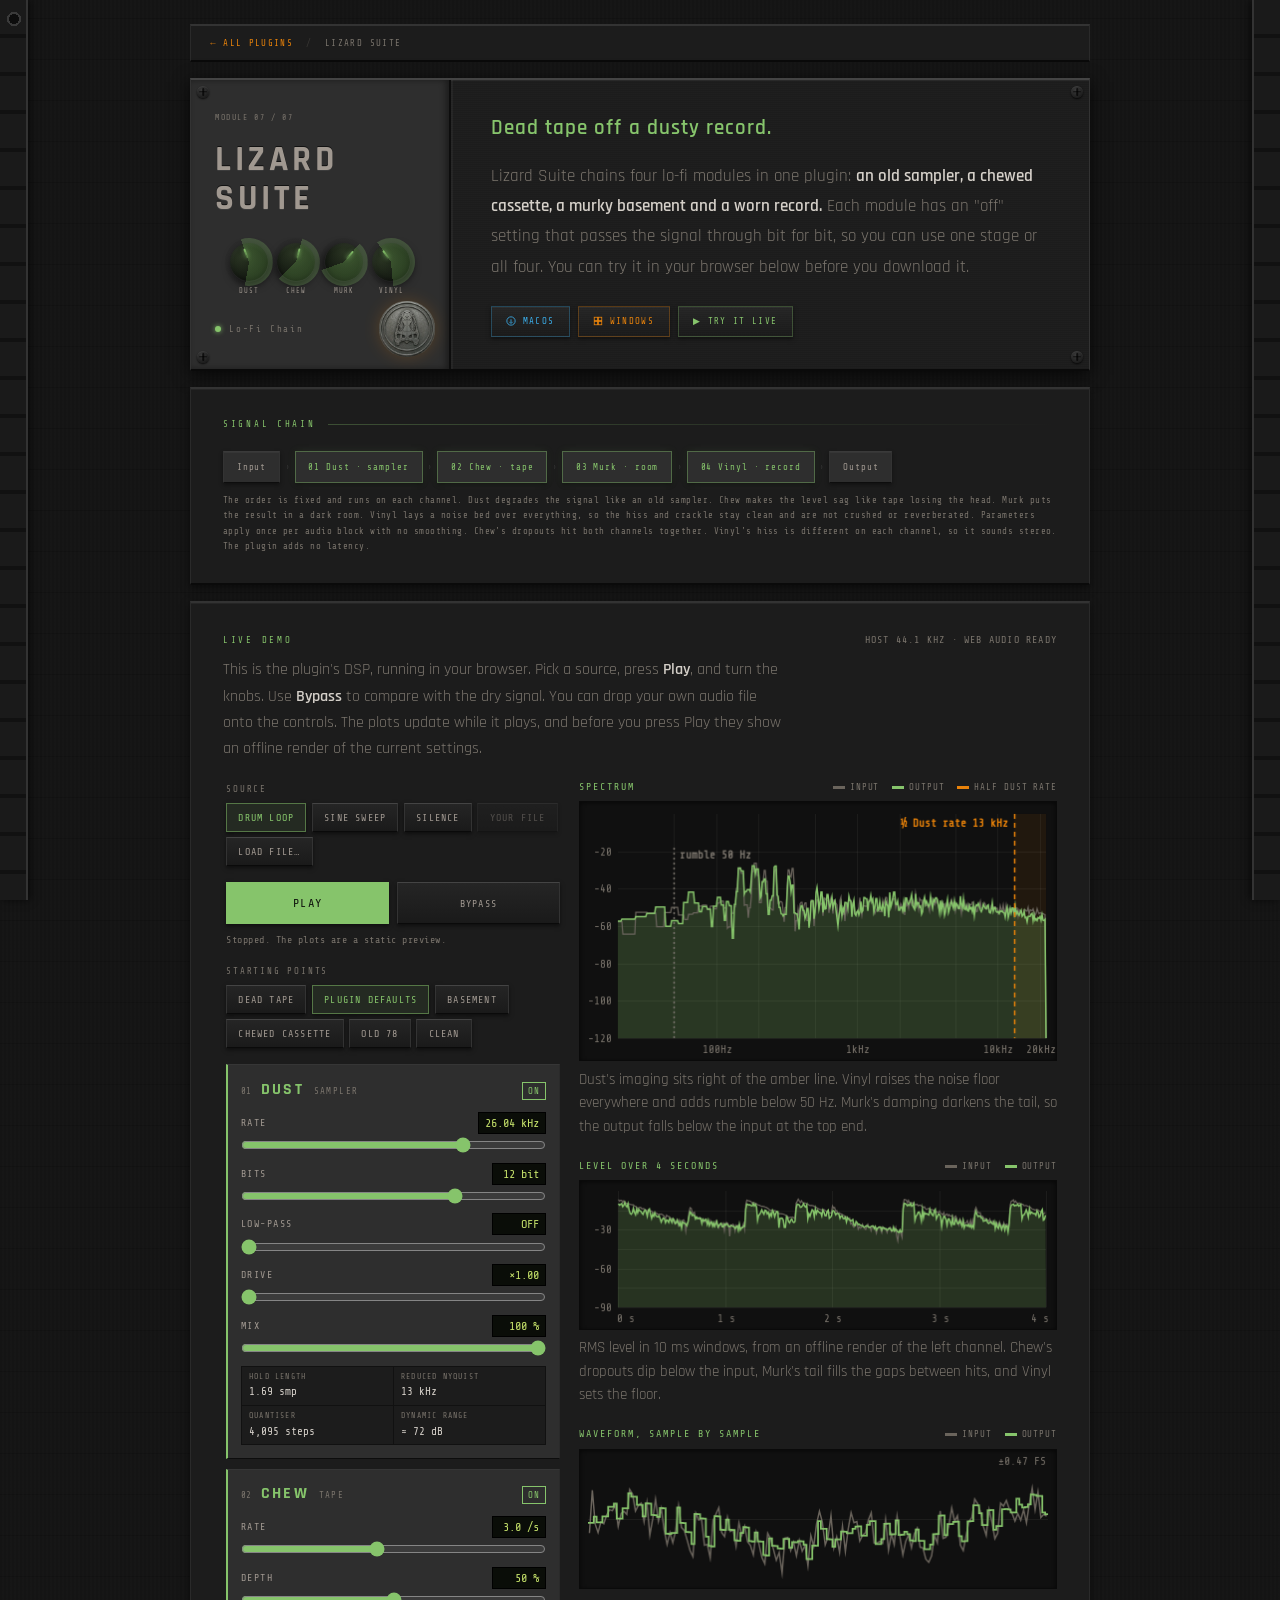
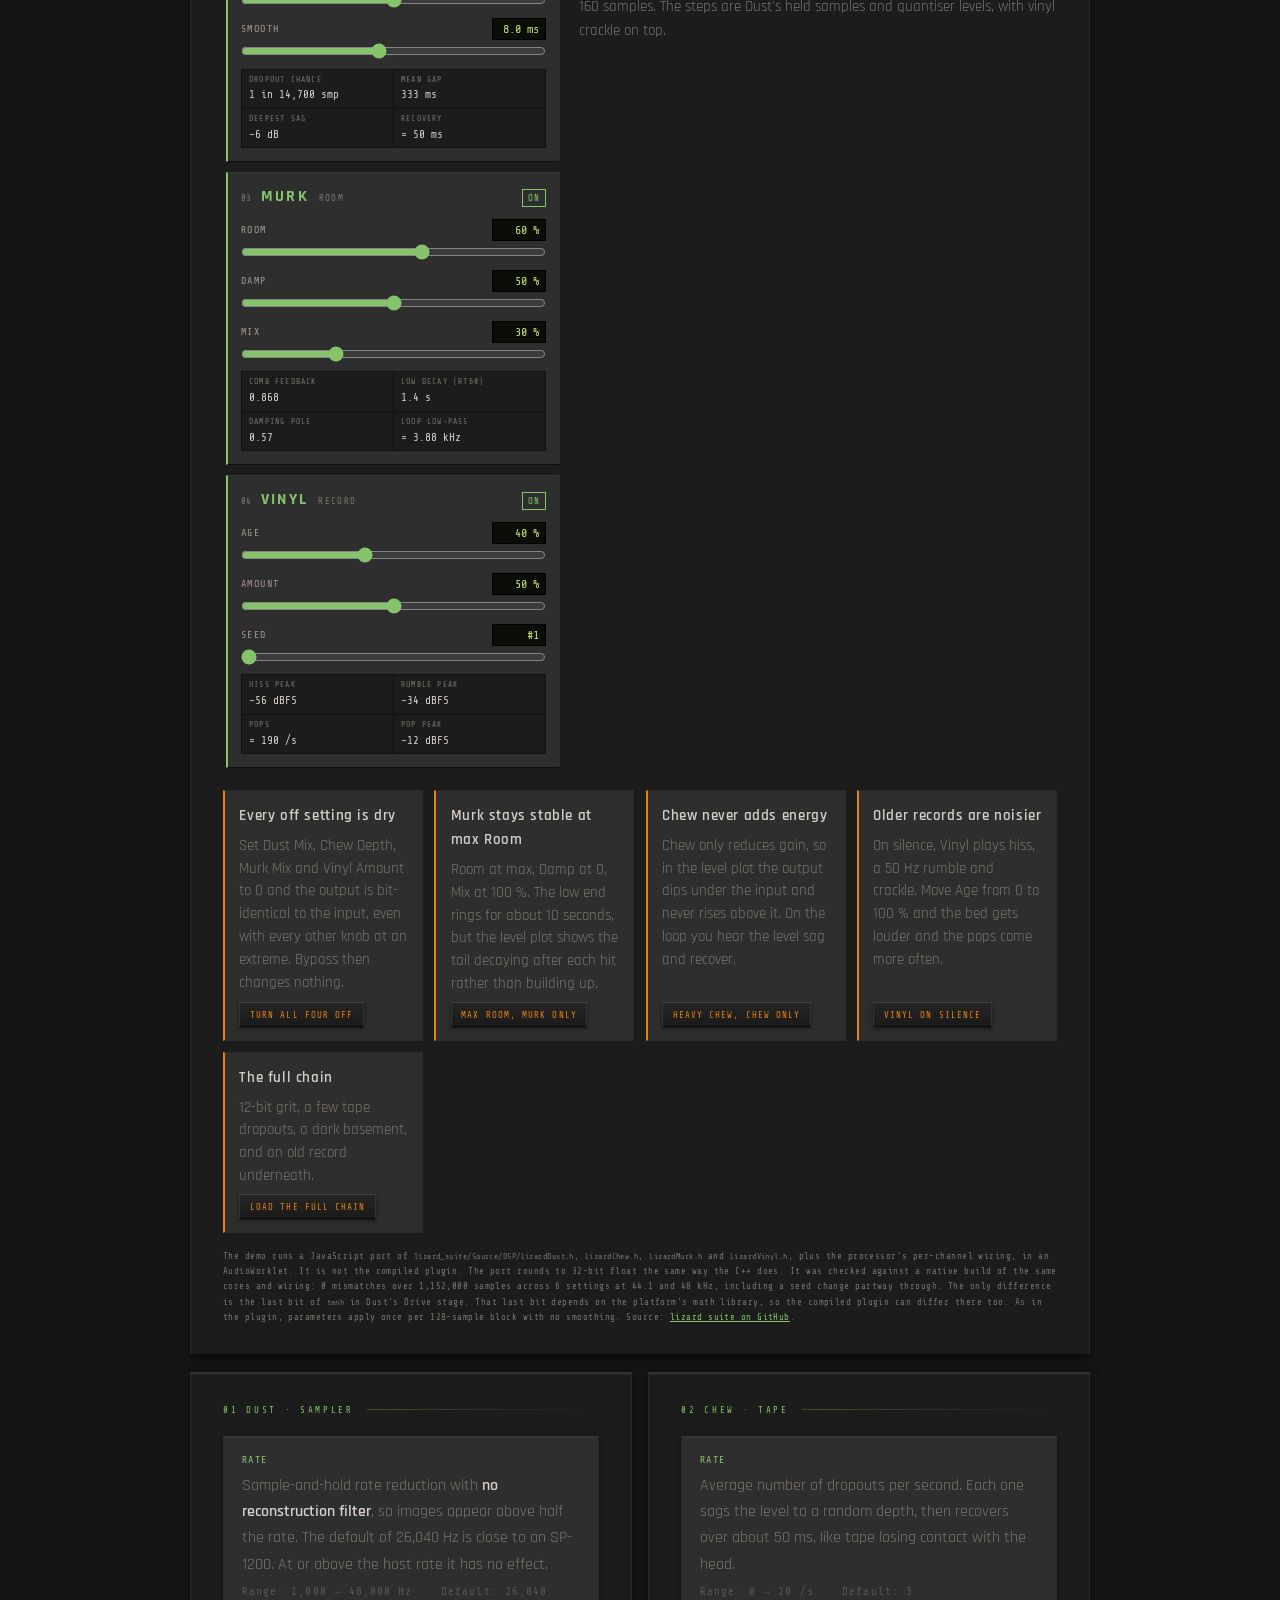
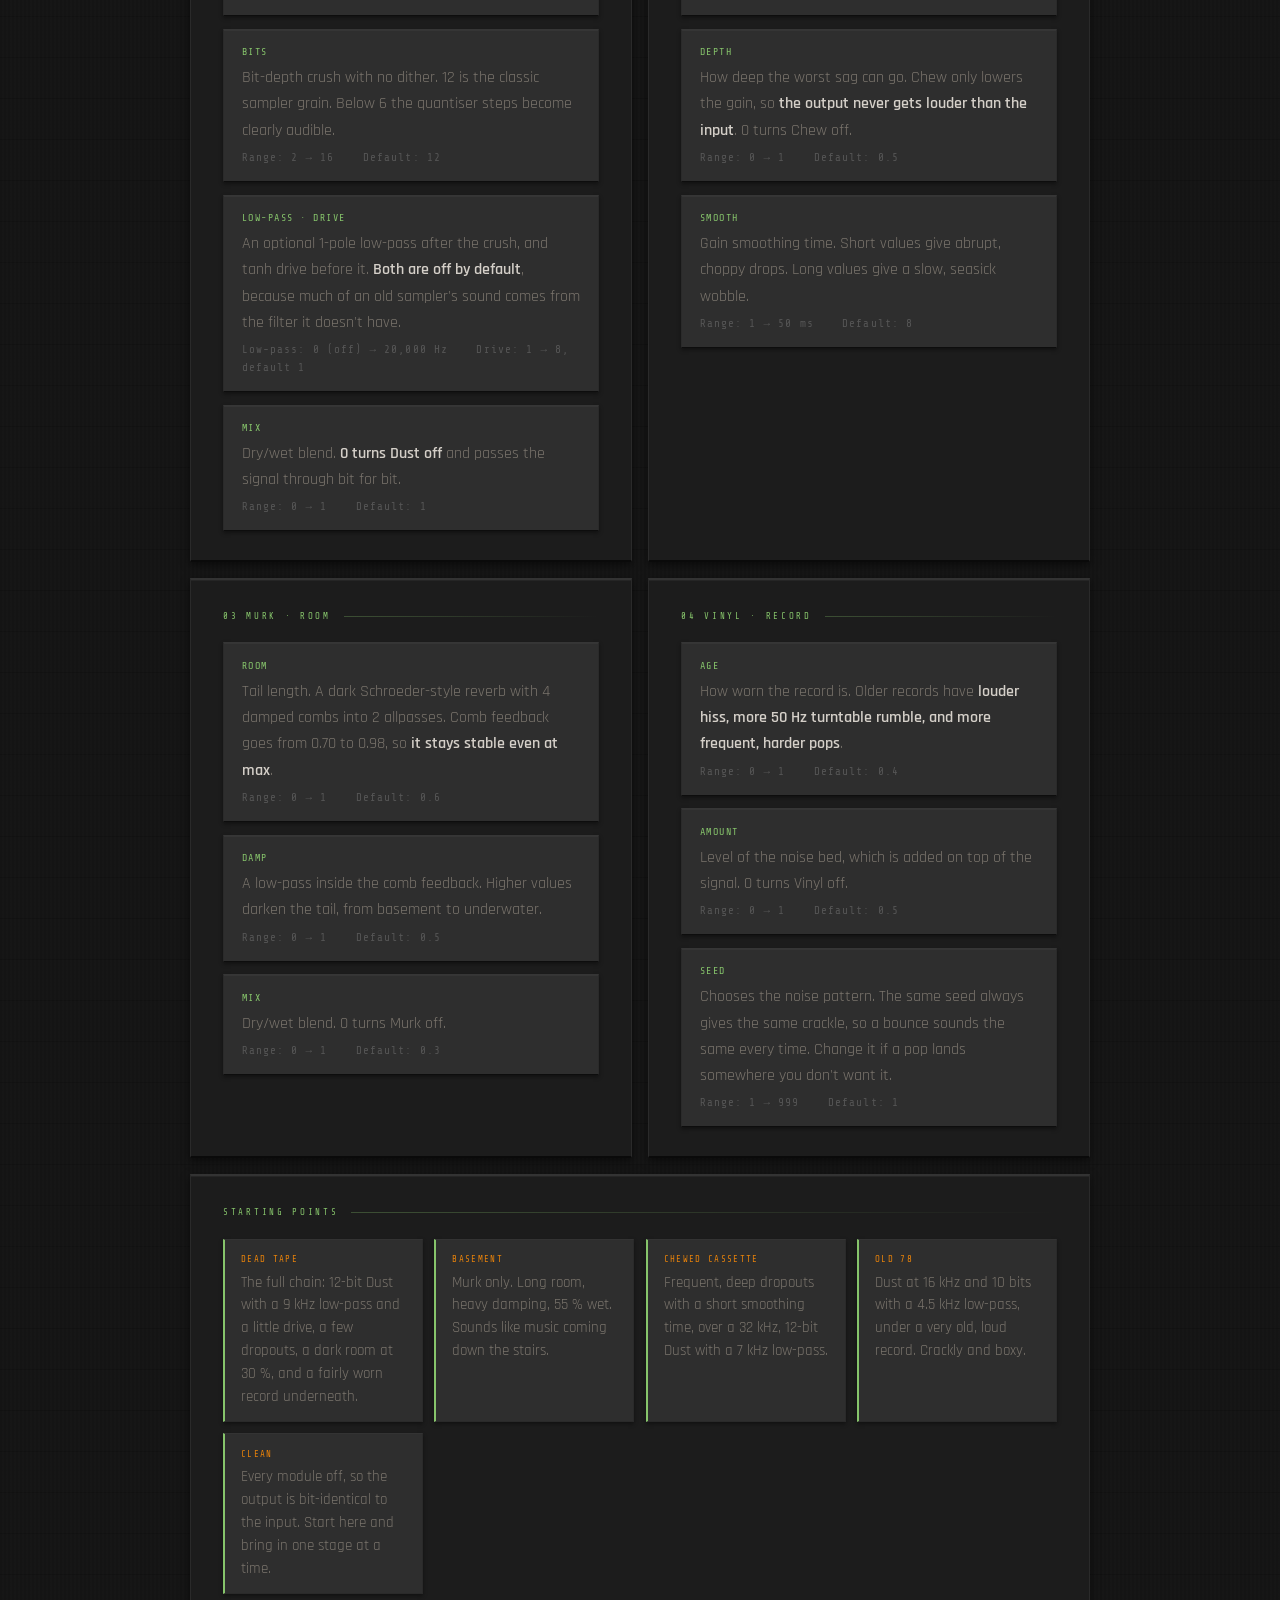
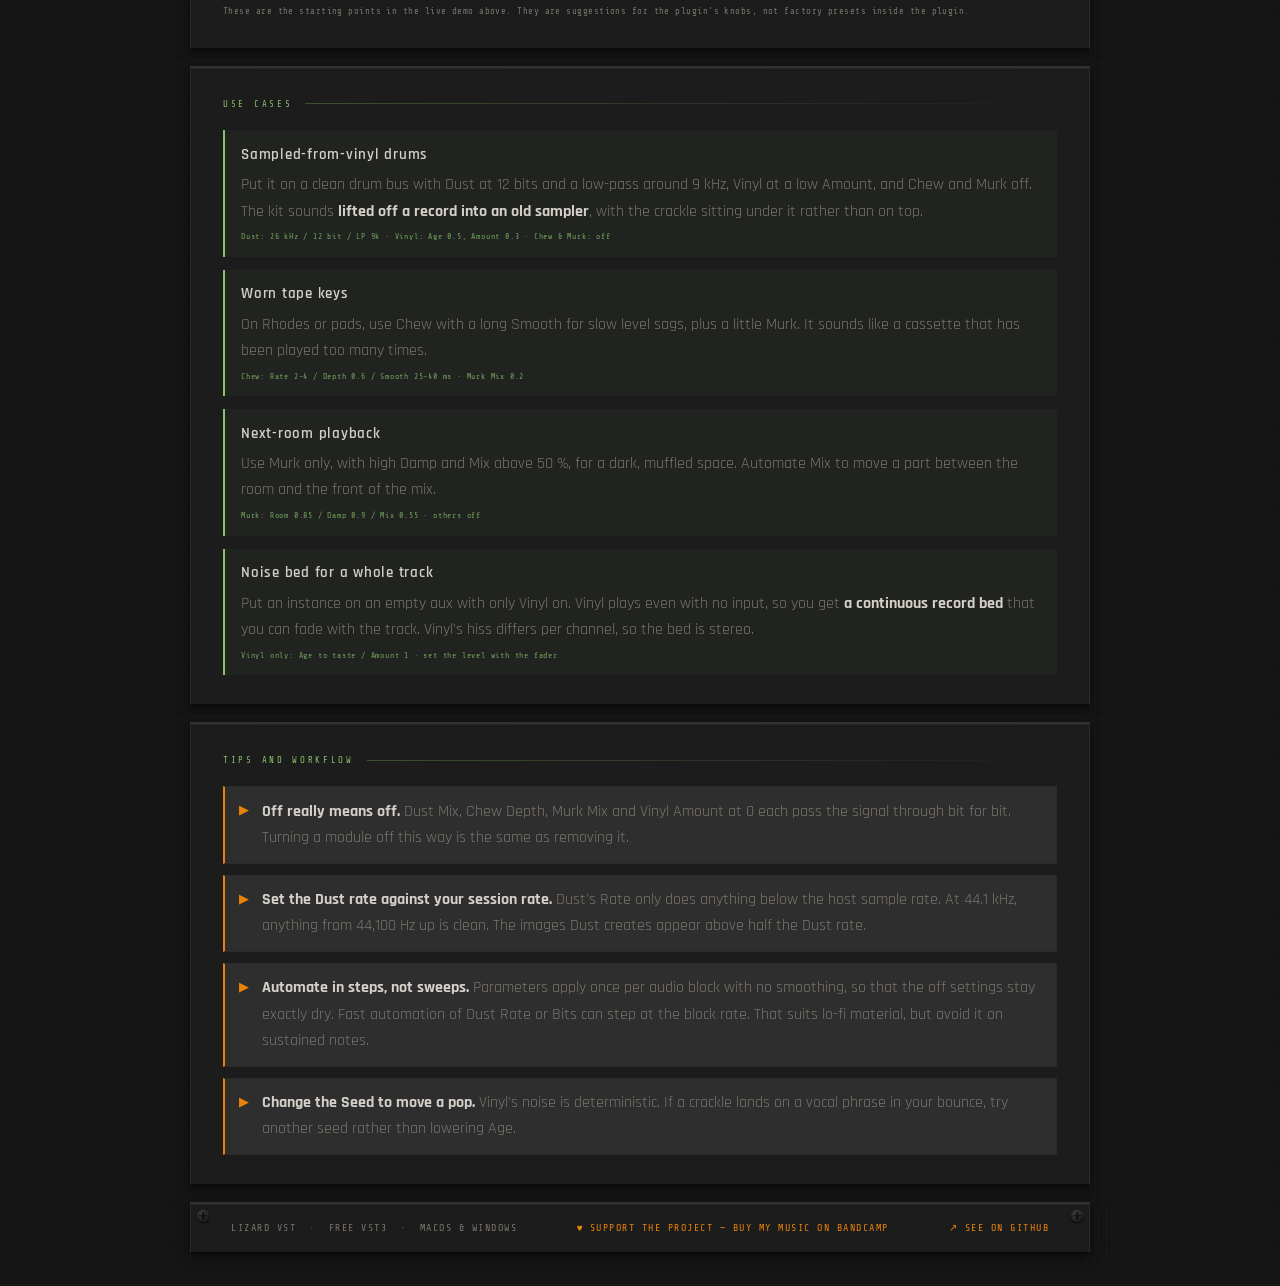
<file: docs/lizard_suite.html>
<!DOCTYPE html>
<html lang="en">
<head>
  <meta charset="UTF-8" />
  <meta name="viewport" content="width=device-width, initial-scale=1.0" />
  <title>Lizard Suite — Lizard VST</title>
  <link rel="preconnect" href="https://fonts.googleapis.com">
  <link href="https://fonts.googleapis.com/css2?family=Rajdhani:wght@300;400;500;600;700&family=Share+Tech+Mono&display=swap" rel="stylesheet">
  <link rel="icon" type="image/x-icon" href="assets/favicon-32.png">
  <link rel="stylesheet" href="shared.css">
  <style>
    :root {
      --accent: #86c46b; --accent-rgb: 134,196,107;
      /* live demo plot tokens (read by lizard_suite_demo.js) */
      --muted: #7a746c; --dry: #6a645c; --marker: #e8820a; --shade: rgba(232,130,10,0.08);
      --grid: rgba(212,207,200,0.07); --plot-bg: #101010; --off: #e07a5c;
      --lcd-bg: #0a0d08; --lcd-ink: #c4e06a;
    }
    .hero-face .knob { background: radial-gradient(circle at 35% 30%, #2c3a22 0%, #172012 45%, #070b05 100%); }

    /* ── LIVE DEMO ── */
    .demo-intro { font-size: 1rem; color: var(--text-dim); line-height: 1.65; margin-bottom: 1rem; max-width: 70ch; }
    .demo-intro strong { color: var(--text); font-weight: 600; }
    .demo-meta { font-family: var(--mono); font-size: 10px; letter-spacing: 0.12em; color: var(--text-dim); text-transform: uppercase; }
    .demo-grid { display: grid; grid-template-columns: minmax(0, 340px) minmax(0, 1fr); gap: 1rem; align-items: start; }
    .demo-ctrls { display: grid; gap: 1rem; padding: 0.2rem; }
    .demo-label { font-family: var(--mono); font-size: 9px; letter-spacing: 0.2em; text-transform: uppercase; color: var(--text-dim); margin-bottom: 0.4rem; }
    .demo-seg { display: flex; flex-wrap: wrap; gap: 0.35rem; }
    #lizardDemo button {
      font-family: var(--mono); font-size: 10px; letter-spacing: 0.12em; text-transform: uppercase; color: var(--silk);
      background: linear-gradient(180deg, #252525, #1a1a1a); border: 1px solid #333; border-top-color: #444; border-bottom-color: #0a0a0a;
      padding: 0.5rem 0.7rem; cursor: pointer; box-shadow: 0 2px 4px rgba(0,0,0,0.5);
    }
    #lizardDemo button:hover { color: var(--text); }
    #lizardDemo button[aria-pressed="true"] { color: var(--accent); border-color: rgba(var(--accent-rgb),0.5); background: rgba(var(--accent-rgb),0.08); }
    #lizardDemo button:disabled { opacity: 0.4; cursor: not-allowed; }
    #lizardDemo button:focus-visible, #lizardDemo input:focus-visible { outline: 2px solid var(--accent); outline-offset: 2px; }
    .demo-transport { display: grid; grid-template-columns: 1fr 1fr; gap: 0.5rem; }
    #lizardDemo .play { font-size: 12px; padding: 0.8rem; color: #10140e; background: var(--accent); border-color: var(--accent); }
    #lizardDemo .play:hover { color: #10140e; filter: brightness(1.08); }
    #lizardDemo .bypass[aria-pressed="true"] { color: #10140e; background: var(--led-amber); border-color: var(--led-amber); }
    .demo-status { grid-column: 1 / -1; font-family: var(--mono); font-size: 10px; color: var(--text-dim); min-height: 1.3em; letter-spacing: 0.05em; }
    .drop-active { outline: 2px dashed var(--accent); outline-offset: 4px; }

    .lz-rack { display: grid; gap: 0.6rem; }
    .lz-module { background: var(--metal); border: 1px solid #2a2a2a; border-top-color: #363636; border-bottom-color: #0d0d0d; border-left: 2px solid var(--accent); padding: 0.7rem 0.8rem 0.8rem; display: grid; gap: 0.6rem; }
    .lz-mod-head { display: flex; align-items: baseline; gap: 0.6rem; }
    .lz-mod-num { font-family: var(--mono); font-size: 9px; color: var(--text-dim); }
    .lz-mod-name { font-family: var(--sans); font-weight: 700; font-size: 1rem; letter-spacing: 0.15em; text-transform: uppercase; color: var(--accent); }
    .lz-mod-role { font-family: var(--mono); font-size: 9px; letter-spacing: 0.15em; text-transform: uppercase; color: var(--text-dim); }
    .lz-mod-state { margin-left: auto; font-family: var(--mono); font-size: 9px; letter-spacing: 0.1em; text-transform: uppercase; padding: 1px 5px; border: 1px solid var(--accent); color: var(--accent); }
    .lz-mod-state.off { border-color: var(--off); color: var(--off); }
    .lz-ctl { display: grid; grid-template-columns: 1fr auto; align-items: center; gap: 0.2rem 0.6rem; }
    .lz-ctl label { font-family: var(--mono); font-size: 10px; letter-spacing: 0.15em; text-transform: uppercase; color: var(--silk); }
    .lz-lcd { font: 12px/1 var(--mono); color: var(--lcd-ink); background: var(--lcd-bg); border: 1px solid #000; padding: 4px 6px; min-width: 9ch; text-align: right; font-variant-numeric: tabular-nums; }
    .lz-ctl input { grid-column: 1 / -1; width: 100%; accent-color: var(--accent); margin: 0; }
    .lz-stats { display: grid; grid-template-columns: 1fr 1fr; gap: 1px; background: #111; border: 1px solid #111; }
    .lz-stat { background: var(--panel); padding: 4px 7px; }
    .lz-stat dt { font-family: var(--mono); font-size: 8px; letter-spacing: 0.15em; text-transform: uppercase; color: var(--text-dim); }
    .lz-stat dd { font-family: var(--mono); font-size: 11px; color: var(--text); font-variant-numeric: tabular-nums; }

    .demo-viz { display: grid; gap: 1.2rem; }
    .plot-head { display: flex; flex-wrap: wrap; justify-content: space-between; align-items: baseline; gap: 0.3rem 1rem; margin-bottom: 0.4rem; }
    .plot-head h3 { font-family: var(--mono); font-size: 10px; letter-spacing: 0.2em; text-transform: uppercase; color: var(--accent); font-weight: normal; }
    .legend { display: flex; flex-wrap: wrap; gap: 0.8rem; font-family: var(--mono); font-size: 9px; color: var(--text-dim); text-transform: uppercase; letter-spacing: 0.1em; }
    .legend i { display: inline-block; width: 12px; height: 3px; vertical-align: middle; margin-right: 5px; }
    .lg-dry { background: var(--dry); } .lg-wet { background: var(--accent); } .lg-mark { background: var(--marker); }
    #lizardDemo canvas { display: block; width: 100%; background: var(--plot-bg); border: 1px solid #0a0a0a; box-shadow: inset 0 1px 4px rgba(0,0,0,0.6); }
    #spec { height: 260px; } #scope { height: 140px; } #level { height: 150px; }
    .caption { font-size: 0.95rem; color: var(--text-dim); line-height: 1.55; margin-top: 0.4rem; }

    .listen { display: grid; grid-template-columns: repeat(auto-fill, minmax(200px, 1fr)); gap: 0.7rem; margin-top: 1.2rem; }
    .listen article { background: var(--metal); border: 1px solid #2a2a2a; border-left: 2px solid var(--led-amber); padding: 0.8rem 0.9rem; display: flex; flex-direction: column; gap: 0.4rem; }
    .listen h4 { font-family: var(--sans); font-weight: 600; font-size: 0.95rem; color: var(--text); letter-spacing: 0.04em; }
    .listen p { font-size: 0.95rem; color: var(--text-dim); line-height: 1.5; flex: 1; }
    #lizardDemo .listen button { align-self: start; font-size: 9px; padding: 0.4rem 0.6rem; color: var(--led-amber); }
    .demo-note { font-family: var(--mono); font-size: 9px; color: var(--text-dim); margin-top: 1rem; letter-spacing: 0.05em; line-height: 1.7; }
    .demo-note a { color: var(--accent); }
    code { font-family: var(--mono); font-size: 0.9em; }

    @media (max-width: 820px) { .demo-grid { grid-template-columns: minmax(0, 1fr); } }
    @media (prefers-reduced-motion: reduce) { * { animation: none !important; transition: none !important; } }
  </style>
</head>
<body>
<div class="page">

  <nav class="nav">
    <a href="index.html">&#8592; All Plugins</a>
    <span class="sep">/</span>
    <span>Lizard Suite</span>
  </nav>

  <div class="hero">
    <div class="screw tl"></div><div class="screw tr"></div>
    <div class="screw bl"></div><div class="screw br"></div>
    <div class="hero-inner">
      <div class="hero-face">
        <span class="hero-num">MODULE 07 / 07</span>
        <div class="hero-title">Lizard<br>Suite</div>
        <div class="knob-row" style="gap:0.6rem;">
          <div class="knob-unit"><div class="knob" style="transform:rotate(-20deg);width:38px;height:38px;"></div><span class="knob-label">Dust</span></div>
          <div class="knob-unit"><div class="knob" style="transform:rotate(15deg);width:38px;height:38px;"></div><span class="knob-label">Chew</span></div>
          <div class="knob-unit"><div class="knob" style="transform:rotate(40deg);width:38px;height:38px;"></div><span class="knob-label">Murk</span></div>
          <div class="knob-unit"><div class="knob" style="transform:rotate(-35deg);width:38px;height:38px;"></div><span class="knob-label">Vinyl</span></div>
        </div>
        <div class="hero-cat">
          <div class="cat-dot" style="background:var(--accent);box-shadow:0 0 5px rgba(134,196,107,0.9);"></div>
          Lo-Fi Chain
        </div>
        <img src="assets/logo.png" alt="Lizard VST" class="hero-logo">
      </div>
      <div class="hero-body">
        <div class="hero-tagline">Dead tape off a dusty record.</div>
        <p class="hero-desc">
          Lizard Suite chains four lo-fi modules in one plugin: <strong>an old sampler, a chewed cassette, a murky basement and a worn record.</strong> Each module has an "off" setting that passes the signal through bit for bit, so you can use one stage or all four. You can try it in your browser below before you download it.
        </p>
        <div class="hero-dl">
          <a class="dl-btn mac" href="https://github.com/Ricardo-Silva91/vst_playground/releases/download/lizard_suite-latest/Lizard_Suite.vst3_Mac.zip">
            <svg width="10" height="10" viewBox="0 0 24 24" fill="none" stroke="currentColor" stroke-width="2"><path d="M12 2a10 10 0 1 1 0 20A10 10 0 0 1 12 2z"/><path d="M12 8v8M8 14l4 4 4-4"/></svg>macOS
          </a>
          <a class="dl-btn win" href="https://github.com/Ricardo-Silva91/vst_playground/releases/download/lizard_suite-latest/Lizard_Suite.vst3_Windows.zip">
            <svg width="10" height="10" viewBox="0 0 24 24" fill="none" stroke="currentColor" stroke-width="2"><rect x="3" y="3" width="8" height="8"/><rect x="13" y="3" width="8" height="8"/><rect x="3" y="13" width="8" height="8"/><rect x="13" y="13" width="8" height="8"/></svg>Windows
          </a>
          <a class="dl-btn" href="#demo" style="color:var(--accent);border-color:rgba(134,196,107,0.3);">&#9654; Try it live</a>
        </div>
      </div>
    </div>
  </div>

  <!-- SIGNAL CHAIN -->
  <div class="content-grid wide">
    <div class="panel">
      <div class="panel-title">Signal Chain</div>
      <div class="chain">
        <span class="chain-node">Input</span><span class="chain-arrow">&#8250;</span>
        <span class="chain-node highlight">01 Dust &middot; sampler</span><span class="chain-arrow">&#8250;</span>
        <span class="chain-node highlight">02 Chew &middot; tape</span><span class="chain-arrow">&#8250;</span>
        <span class="chain-node highlight">03 Murk &middot; room</span><span class="chain-arrow">&#8250;</span>
        <span class="chain-node highlight">04 Vinyl &middot; record</span><span class="chain-arrow">&#8250;</span>
        <span class="chain-node">Output</span>
      </div>
      <p class="chain-note">
        The order is fixed and runs on each channel. Dust degrades the signal like an old sampler. Chew makes the level sag like tape losing the head. Murk puts the result in a dark room. Vinyl lays a noise bed over everything, so the hiss and crackle stay clean and are not crushed or reverberated. Parameters apply once per audio block with no smoothing. Chew's dropouts hit both channels together. Vinyl's hiss is different on each channel, so it sounds stereo. The plugin adds no latency.
      </p>
    </div>
  </div>

  <!-- LIVE DEMO -->
  <div class="content-grid wide" id="demo">
    <div class="panel" id="lizardDemo">
      <div class="plot-head" style="margin-bottom:0.6rem;">
        <div class="panel-title" style="margin-bottom:0;">Live Demo</div>
        <span class="demo-meta" id="hostInfo">host — kHz</span>
      </div>
      <p class="demo-intro">
        This is the plugin's DSP, running in your browser. Pick a source, press <strong>Play</strong>, and turn the knobs. Use <strong>Bypass</strong> to compare with the dry signal. You can drop your own audio file onto the controls. The plots update while it plays, and before you press Play they show an offline render of the current settings.
      </p>

      <div class="demo-grid">
        <section class="demo-ctrls" id="demoControls" aria-label="Demo controls">
          <div>
            <p class="demo-label">Source</p>
            <div class="demo-seg" role="group" aria-label="Source">
              <button id="srcLoop" aria-pressed="true">Drum loop</button>
              <button id="srcSweep" aria-pressed="false">Sine sweep</button>
              <button id="srcSilence" aria-pressed="false">Silence</button>
              <button id="srcFile" aria-pressed="false" disabled>Your file</button>
              <button id="loadBtn">Load file&#8230;</button>
              <input id="fileIn" type="file" accept="audio/*" hidden>
            </div>
          </div>
          <div class="demo-transport">
            <button class="play" id="playBtn">Play</button>
            <button class="bypass" id="bypassBtn" aria-pressed="false" title="Compare against the dry input">Bypass</button>
            <p class="demo-status" id="status" aria-live="polite">Stopped. The plots are a static preview.</p>
          </div>
          <div>
            <p class="demo-label">Starting points</p>
            <div class="demo-seg" id="lzPresets"></div>
          </div>
          <div class="lz-rack" id="rack"></div>
        </section>

        <section class="demo-viz" aria-label="Analysis">
          <div>
            <div class="plot-head">
              <h3>Spectrum</h3>
              <div class="legend"><span><i class="lg-dry"></i>Input</span><span><i class="lg-wet"></i>Output</span><span><i class="lg-mark"></i>Half Dust rate</span></div>
            </div>
            <canvas id="spec" role="img" aria-label="Spectrum of the input and output"></canvas>
            <p class="caption">Dust's imaging sits right of the amber line. Vinyl raises the noise floor everywhere and adds rumble below 50 Hz. Murk's damping darkens the tail, so the output falls below the input at the top end.</p>
          </div>
          <div>
            <div class="plot-head">
              <h3>Level over 4 seconds</h3>
              <div class="legend"><span><i class="lg-dry"></i>Input</span><span><i class="lg-wet"></i>Output</span></div>
            </div>
            <canvas id="level" role="img" aria-label="RMS level of input and output over four seconds"></canvas>
            <p class="caption">RMS level in 10 ms windows, from an offline render of the left channel. Chew's dropouts dip below the input, Murk's tail fills the gaps between hits, and Vinyl sets the floor.</p>
          </div>
          <div>
            <div class="plot-head">
              <h3>Waveform, sample by sample</h3>
              <div class="legend"><span><i class="lg-dry"></i>Input</span><span><i class="lg-wet"></i>Output</span></div>
            </div>
            <canvas id="scope" role="img" aria-label="Zoomed waveform showing held samples and quantiser steps"></canvas>
            <p class="caption">160 samples. The steps are Dust's held samples and quantiser levels, with vinyl crackle on top.</p>
          </div>
        </section>
      </div>

      <div class="listen" aria-label="What to listen for">
        <article>
          <h4>Every off setting is dry</h4>
          <p>Set Dust Mix, Chew Depth, Murk Mix and Vinyl Amount to 0 and the output is bit-identical to the input, even with every other knob at an extreme. Bypass then changes nothing.</p>
          <button data-try="off">Turn all four off</button>
        </article>
        <article>
          <h4>Murk stays stable at max Room</h4>
          <p>Room at max, Damp at 0, Mix at 100 %. The low end rings for about 10 seconds, but the level plot shows the tail decaying after each hit rather than building up.</p>
          <button data-try="murk">Max Room, Murk only</button>
        </article>
        <article>
          <h4>Chew never adds energy</h4>
          <p>Chew only reduces gain, so in the level plot the output dips under the input and never rises above it. On the loop you hear the level sag and recover.</p>
          <button data-try="chew">Heavy Chew, Chew only</button>
        </article>
        <article>
          <h4>Older records are noisier</h4>
          <p>On silence, Vinyl plays hiss, a 50 Hz rumble and crackle. Move Age from 0 to 100 % and the bed gets louder and the pops come more often.</p>
          <button data-try="vinyl">Vinyl on silence</button>
        </article>
        <article>
          <h4>The full chain</h4>
          <p>12-bit grit, a few tape dropouts, a dark basement, and an old record underneath.</p>
          <button data-try="dead">Load the full chain</button>
        </article>
      </div>

      <p class="demo-note">
        The demo runs a JavaScript port of <code>lizard_suite/Source/DSP/LizardDust.h</code>, <code>LizardChew.h</code>, <code>LizardMurk.h</code> and <code>LizardVinyl.h</code>, plus the processor's per-channel wiring, in an AudioWorklet. It is not the compiled plugin. The port rounds to 32-bit float the same way the C++ does. It was checked against a native build of the same cores and wiring: 0 mismatches over 1,152,000 samples across 6 settings at 44.1 and 48 kHz, including a seed change partway through. The only difference is the last bit of <code>tanh</code> in Dust's Drive stage. That last bit depends on the platform's math library, so the compiled plugin can differ there too. As in the plugin, parameters apply once per 128-sample block with no smoothing.
        Source: <a href="https://github.com/Ricardo-Silva91/vst_playground/tree/main/lizard_suite" target="_blank" rel="noopener">lizard_suite on GitHub</a>.
      </p>
    </div>
  </div>

  <!-- PARAMETERS -->
  <div class="content-grid">
    <div class="panel">
      <div class="panel-title">01 Dust &middot; Sampler</div>
      <div class="param-list">
        <div class="param-card">
          <div class="param-name">Rate</div>
          <p class="param-desc">Sample-and-hold rate reduction with <strong>no reconstruction filter</strong>, so images appear above half the rate. The default of 26,040 Hz is close to an SP-1200. At or above the host rate it has no effect.</p>
          <div class="param-range">Range: 1,000 &rarr; 48,000 Hz &nbsp;&nbsp; Default: 26,040</div>
        </div>
        <div class="param-card">
          <div class="param-name">Bits</div>
          <p class="param-desc">Bit-depth crush with no dither. 12 is the classic sampler grain. Below 6 the quantiser steps become clearly audible.</p>
          <div class="param-range">Range: 2 &rarr; 16 &nbsp;&nbsp; Default: 12</div>
        </div>
        <div class="param-card">
          <div class="param-name">Low-pass &middot; Drive</div>
          <p class="param-desc">An optional 1-pole low-pass after the crush, and tanh drive before it. <strong>Both are off by default</strong>, because much of an old sampler's sound comes from the filter it doesn't have.</p>
          <div class="param-range">Low-pass: 0 (off) &rarr; 20,000 Hz &nbsp;&nbsp; Drive: 1 &rarr; 8, default 1</div>
        </div>
        <div class="param-card">
          <div class="param-name">Mix</div>
          <p class="param-desc">Dry/wet blend. <strong>0 turns Dust off</strong> and passes the signal through bit for bit.</p>
          <div class="param-range">Range: 0 &rarr; 1 &nbsp;&nbsp; Default: 1</div>
        </div>
      </div>
    </div>
    <div class="panel">
      <div class="panel-title">02 Chew &middot; Tape</div>
      <div class="param-list">
        <div class="param-card">
          <div class="param-name">Rate</div>
          <p class="param-desc">Average number of dropouts per second. Each one sags the level to a random depth, then recovers over about 50 ms, like tape losing contact with the head.</p>
          <div class="param-range">Range: 0 &rarr; 20 /s &nbsp;&nbsp; Default: 3</div>
        </div>
        <div class="param-card">
          <div class="param-name">Depth</div>
          <p class="param-desc">How deep the worst sag can go. Chew only lowers the gain, so <strong>the output never gets louder than the input</strong>. 0 turns Chew off.</p>
          <div class="param-range">Range: 0 &rarr; 1 &nbsp;&nbsp; Default: 0.5</div>
        </div>
        <div class="param-card">
          <div class="param-name">Smooth</div>
          <p class="param-desc">Gain smoothing time. Short values give abrupt, choppy drops. Long values give a slow, seasick wobble.</p>
          <div class="param-range">Range: 1 &rarr; 50 ms &nbsp;&nbsp; Default: 8</div>
        </div>
      </div>
    </div>
    <div class="panel">
      <div class="panel-title">03 Murk &middot; Room</div>
      <div class="param-list">
        <div class="param-card">
          <div class="param-name">Room</div>
          <p class="param-desc">Tail length. A dark Schroeder-style reverb with 4 damped combs into 2 allpasses. Comb feedback goes from 0.70 to 0.98, so <strong>it stays stable even at max</strong>.</p>
          <div class="param-range">Range: 0 &rarr; 1 &nbsp;&nbsp; Default: 0.6</div>
        </div>
        <div class="param-card">
          <div class="param-name">Damp</div>
          <p class="param-desc">A low-pass inside the comb feedback. Higher values darken the tail, from basement to underwater.</p>
          <div class="param-range">Range: 0 &rarr; 1 &nbsp;&nbsp; Default: 0.5</div>
        </div>
        <div class="param-card">
          <div class="param-name">Mix</div>
          <p class="param-desc">Dry/wet blend. 0 turns Murk off.</p>
          <div class="param-range">Range: 0 &rarr; 1 &nbsp;&nbsp; Default: 0.3</div>
        </div>
      </div>
    </div>
    <div class="panel">
      <div class="panel-title">04 Vinyl &middot; Record</div>
      <div class="param-list">
        <div class="param-card">
          <div class="param-name">Age</div>
          <p class="param-desc">How worn the record is. Older records have <strong>louder hiss, more 50 Hz turntable rumble, and more frequent, harder pops</strong>.</p>
          <div class="param-range">Range: 0 &rarr; 1 &nbsp;&nbsp; Default: 0.4</div>
        </div>
        <div class="param-card">
          <div class="param-name">Amount</div>
          <p class="param-desc">Level of the noise bed, which is added on top of the signal. 0 turns Vinyl off.</p>
          <div class="param-range">Range: 0 &rarr; 1 &nbsp;&nbsp; Default: 0.5</div>
        </div>
        <div class="param-card">
          <div class="param-name">Seed</div>
          <p class="param-desc">Chooses the noise pattern. The same seed always gives the same crackle, so a bounce sounds the same every time. Change it if a pop lands somewhere you don't want it.</p>
          <div class="param-range">Range: 1 &rarr; 999 &nbsp;&nbsp; Default: 1</div>
        </div>
      </div>
    </div>
  </div>

  <!-- STARTING POINTS -->
  <div class="content-grid wide">
    <div class="panel">
      <div class="panel-title">Starting Points</div>
      <div class="preset-grid">
        <div class="preset-card">
          <div class="preset-name">Dead Tape</div>
          <p class="preset-desc">The full chain: 12-bit Dust with a 9 kHz low-pass and a little drive, a few dropouts, a dark room at 30 %, and a fairly worn record underneath.</p>
        </div>
        <div class="preset-card">
          <div class="preset-name">Basement</div>
          <p class="preset-desc">Murk only. Long room, heavy damping, 55 % wet. Sounds like music coming down the stairs.</p>
        </div>
        <div class="preset-card">
          <div class="preset-name">Chewed Cassette</div>
          <p class="preset-desc">Frequent, deep dropouts with a short smoothing time, over a 32 kHz, 12-bit Dust with a 7 kHz low-pass.</p>
        </div>
        <div class="preset-card">
          <div class="preset-name">Old 78</div>
          <p class="preset-desc">Dust at 16 kHz and 10 bits with a 4.5 kHz low-pass, under a very old, loud record. Crackly and boxy.</p>
        </div>
        <div class="preset-card">
          <div class="preset-name">Clean</div>
          <p class="preset-desc">Every module off, so the output is bit-identical to the input. Start here and bring in one stage at a time.</p>
        </div>
      </div>
      <p class="chain-note">These are the starting points in the live demo above. They are suggestions for the plugin's knobs, not factory presets inside the plugin.</p>
    </div>
  </div>

  <!-- USE CASES -->
  <div class="content-grid wide">
    <div class="panel">
      <div class="panel-title">Use Cases</div>
      <div class="usecase-list">
        <div class="usecase-card">
          <div class="usecase-title">Sampled-from-vinyl drums</div>
          <p class="usecase-body">Put it on a clean drum bus with Dust at 12 bits and a low-pass around 9 kHz, Vinyl at a low Amount, and Chew and Murk off. The kit sounds <strong>lifted off a record into an old sampler</strong>, with the crackle sitting under it rather than on top.</p>
          <div class="usecase-settings">Dust: 26 kHz / 12 bit / LP 9k &middot; Vinyl: Age 0.5, Amount 0.3 &middot; Chew &amp; Murk: off</div>
        </div>
        <div class="usecase-card">
          <div class="usecase-title">Worn tape keys</div>
          <p class="usecase-body">On Rhodes or pads, use Chew with a long Smooth for slow level sags, plus a little Murk. It sounds like a cassette that has been played too many times.</p>
          <div class="usecase-settings">Chew: Rate 2&ndash;4 / Depth 0.6 / Smooth 25&ndash;40 ms &middot; Murk Mix 0.2</div>
        </div>
        <div class="usecase-card">
          <div class="usecase-title">Next-room playback</div>
          <p class="usecase-body">Use Murk only, with high Damp and Mix above 50 %, for a dark, muffled space. Automate Mix to move a part between the room and the front of the mix.</p>
          <div class="usecase-settings">Murk: Room 0.85 / Damp 0.9 / Mix 0.55 &middot; others off</div>
        </div>
        <div class="usecase-card">
          <div class="usecase-title">Noise bed for a whole track</div>
          <p class="usecase-body">Put an instance on an empty aux with only Vinyl on. Vinyl plays even with no input, so you get <strong>a continuous record bed</strong> that you can fade with the track. Vinyl's hiss differs per channel, so the bed is stereo.</p>
          <div class="usecase-settings">Vinyl only: Age to taste / Amount 1 &middot; set the level with the fader</div>
        </div>
      </div>
    </div>
  </div>

  <!-- TIPS -->
  <div class="content-grid wide">
    <div class="panel">
      <div class="panel-title">Tips and Workflow</div>
      <div class="tip-list">
        <div class="tip">
          <span class="tip-icon">&#9654;</span>
          <p class="tip-text"><strong>Off really means off.</strong> Dust Mix, Chew Depth, Murk Mix and Vinyl Amount at 0 each pass the signal through bit for bit. Turning a module off this way is the same as removing it.</p>
        </div>
        <div class="tip">
          <span class="tip-icon">&#9654;</span>
          <p class="tip-text"><strong>Set the Dust rate against your session rate.</strong> Dust's Rate only does anything below the host sample rate. At 44.1 kHz, anything from 44,100 Hz up is clean. The images Dust creates appear above half the Dust rate.</p>
        </div>
        <div class="tip">
          <span class="tip-icon">&#9654;</span>
          <p class="tip-text"><strong>Automate in steps, not sweeps.</strong> Parameters apply once per audio block with no smoothing, so that the off settings stay exactly dry. Fast automation of Dust Rate or Bits can step at the block rate. That suits lo-fi material, but avoid it on sustained notes.</p>
        </div>
        <div class="tip">
          <span class="tip-icon">&#9654;</span>
          <p class="tip-text"><strong>Change the Seed to move a pop.</strong> Vinyl's noise is deterministic. If a crackle lands on a vocal phrase in your bounce, try another seed rather than lowering Age.</p>
        </div>
      </div>
    </div>
  </div>

  <footer>
    <div class="screw tl"></div><div class="screw tr"></div>
    <span class="footer-text">Lizard VST &nbsp;&#183;&nbsp; Free VST3 &nbsp;&#183;&nbsp; macOS &amp; Windows</span>
    <a class="footer-link" href="https://mrgloomy.bandcamp.com/" target="_blank">&#9829; Support the project — buy my music on Bandcamp</a>
    <a class="footer-link" href="https://github.com/Ricardo-Silva91/vst_playground" target="_blank">&#8599; See on GitHub</a>
  </footer>

</div>
<script src="assets/lizard_suite_dsp.js"></script>
<script src="assets/lizard_suite_demo.js"></script>
</body>
</html>
</file>
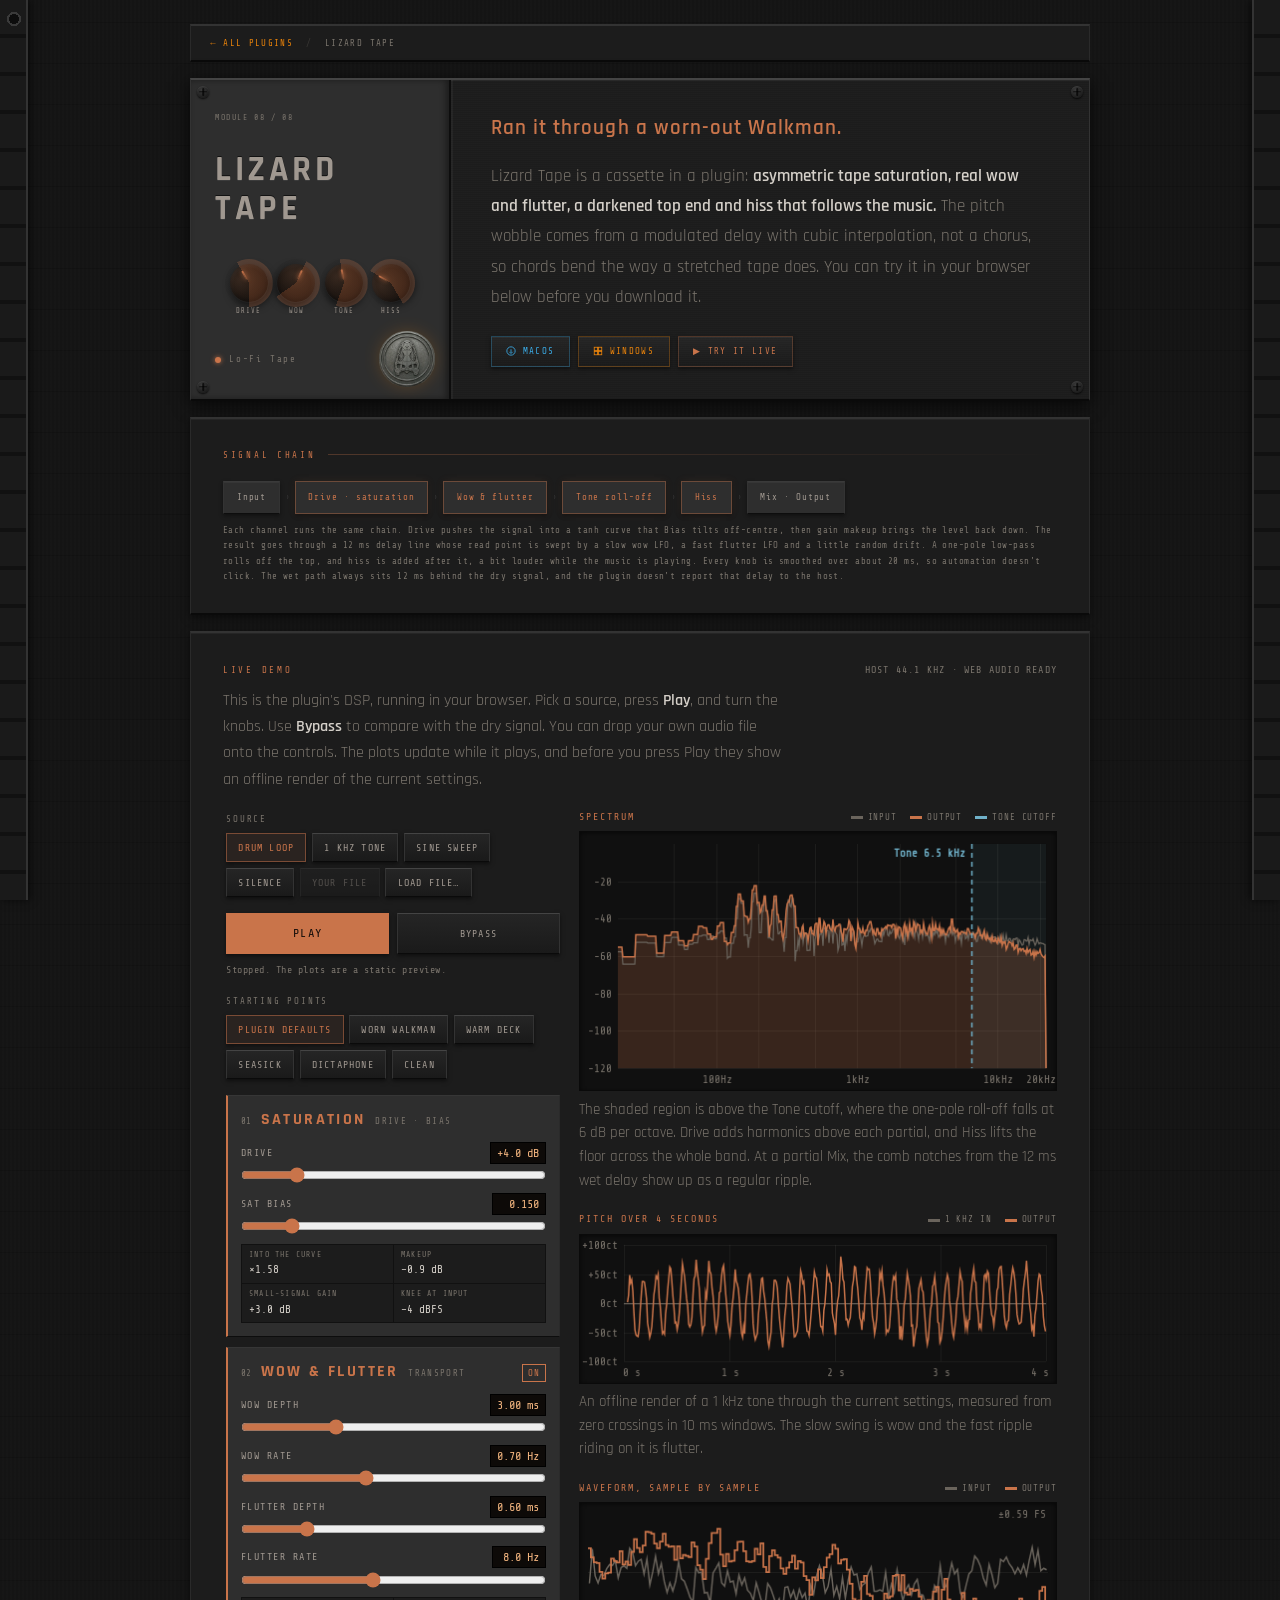
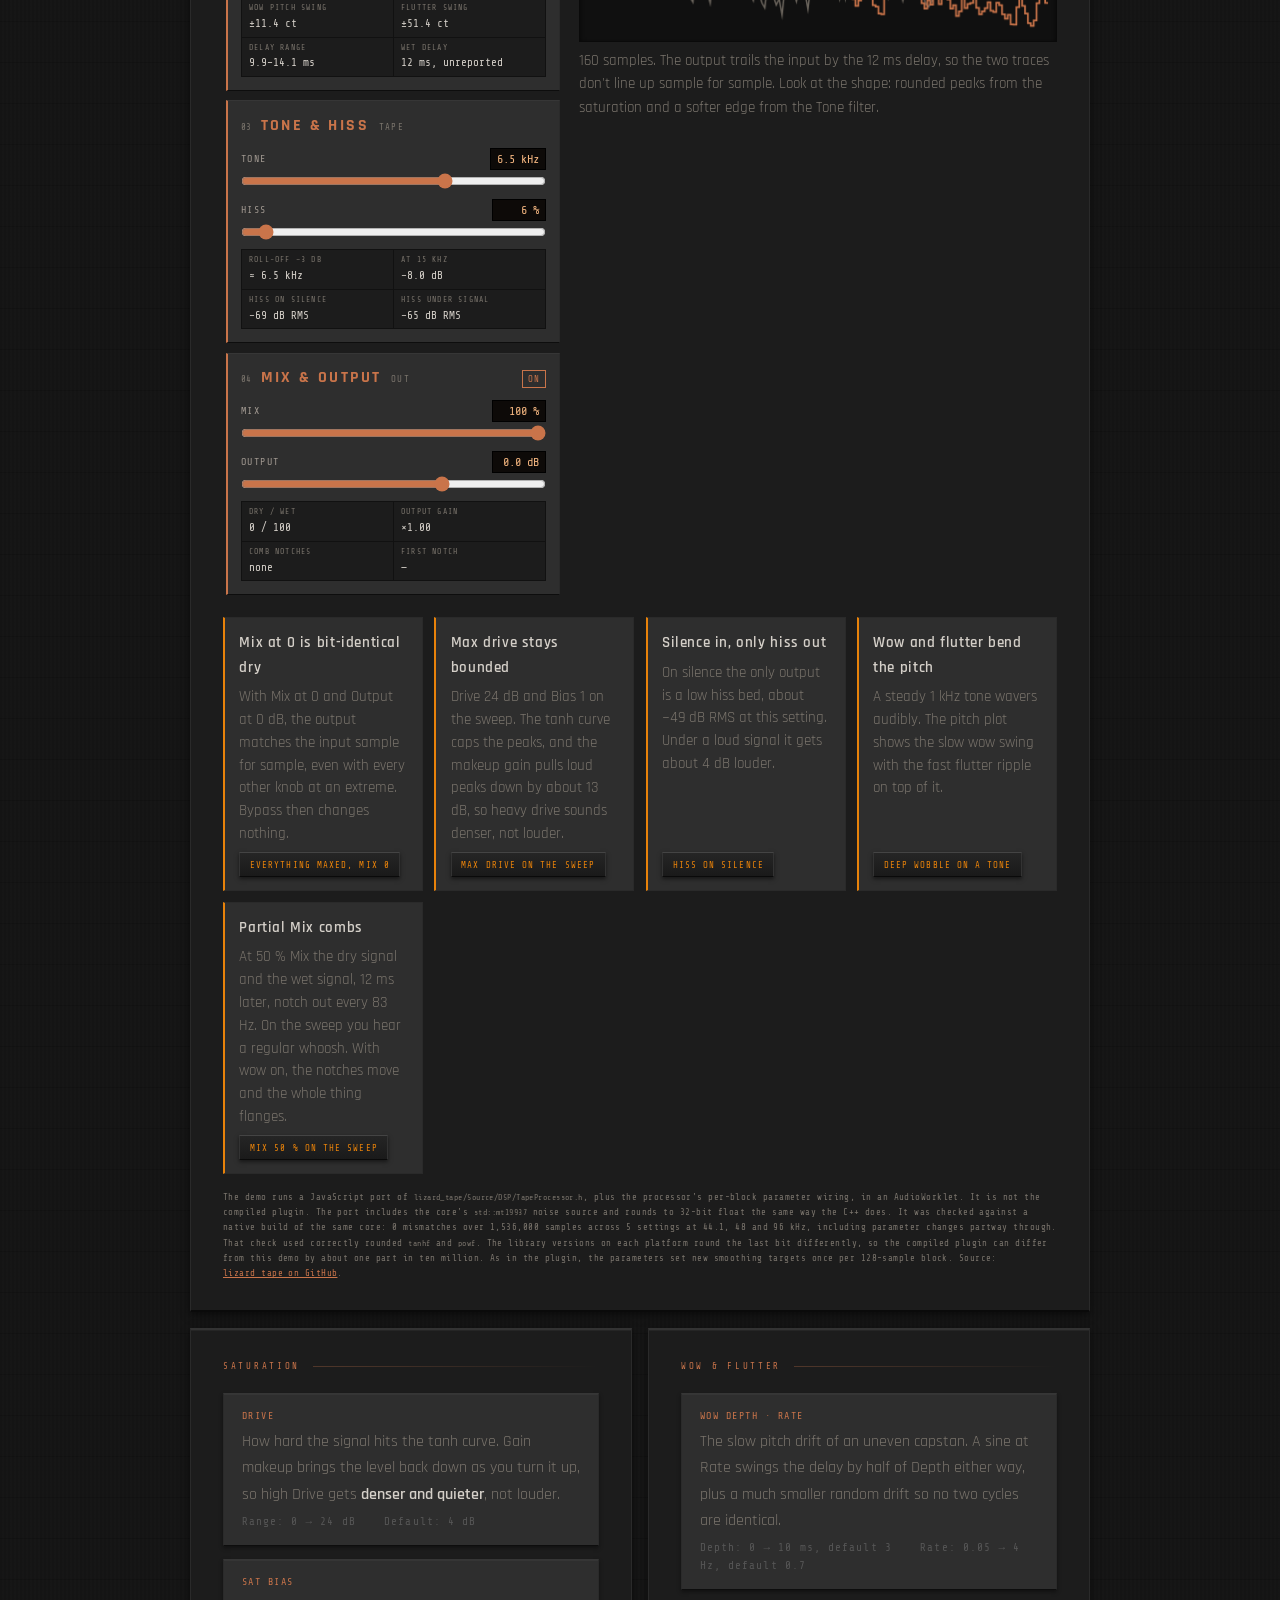
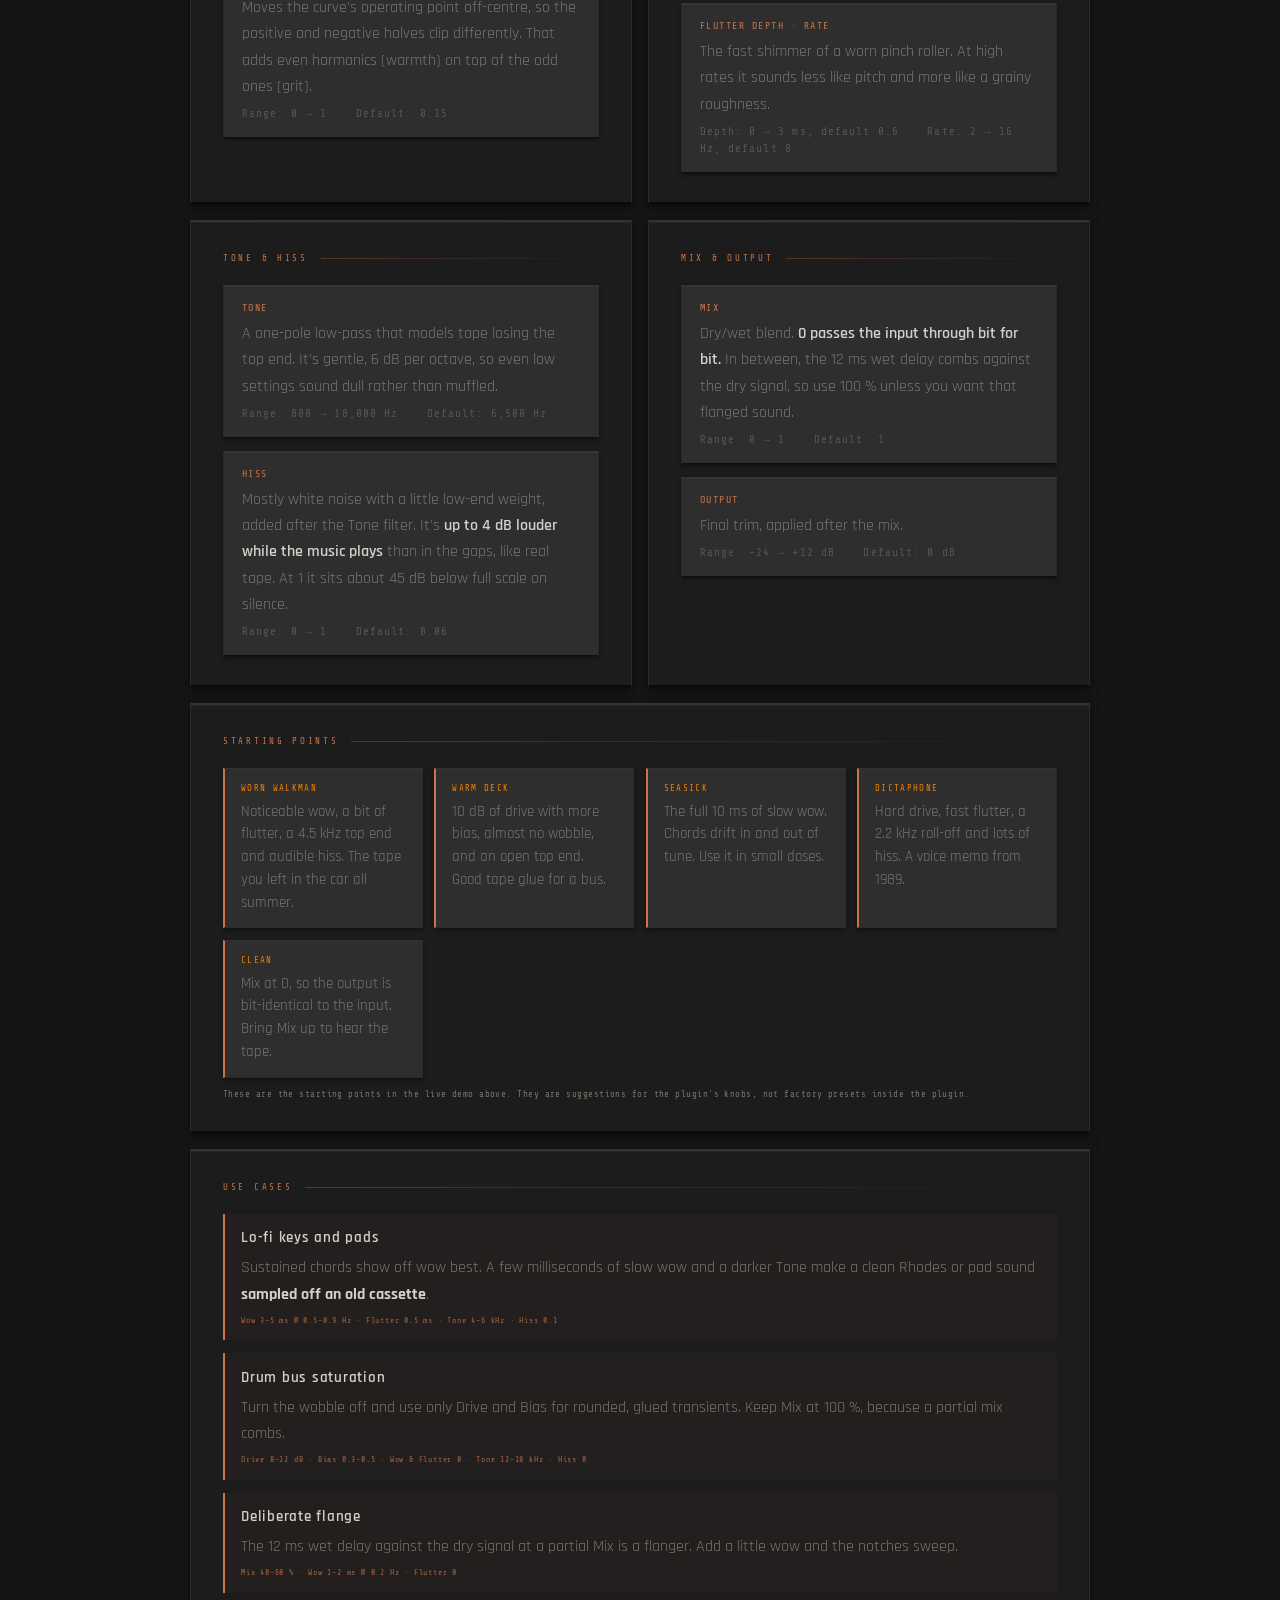
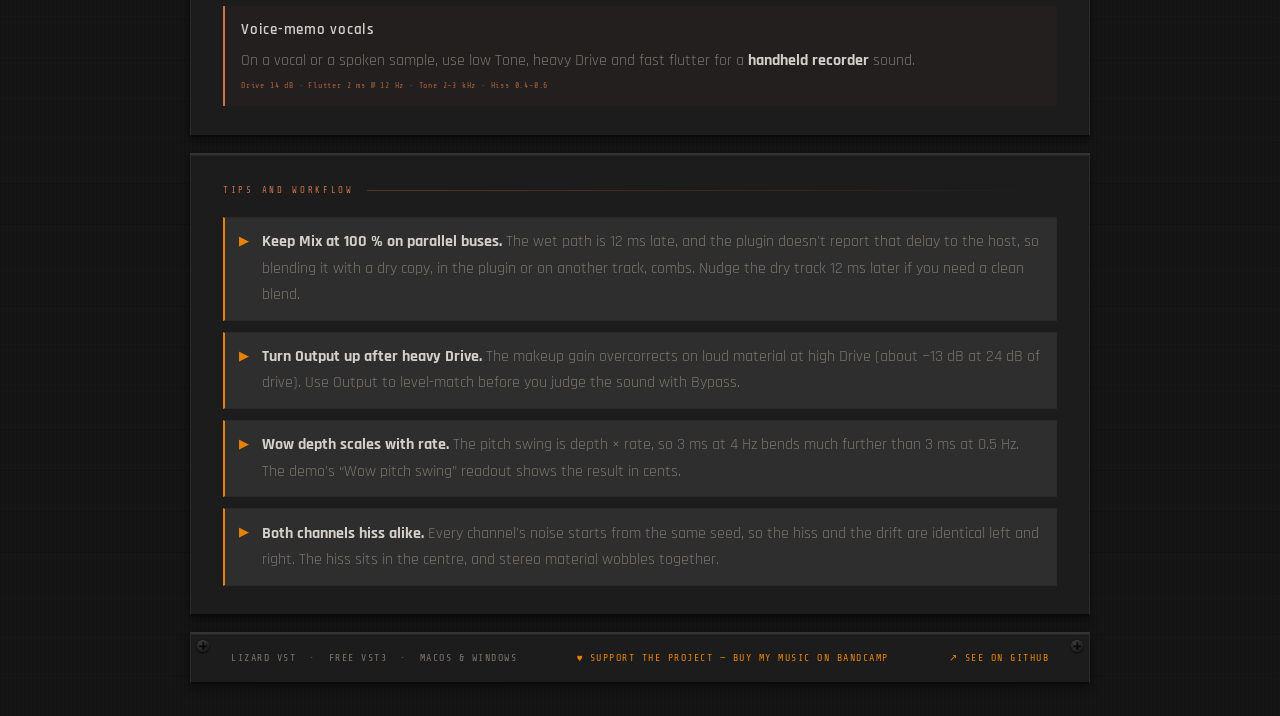
<file: docs/lizard_tape.html>
<!DOCTYPE html>
<html lang="en">
<head>
  <meta charset="UTF-8" />
  <meta name="viewport" content="width=device-width, initial-scale=1.0" />
  <title>Lizard Tape — Lizard VST</title>
  <link rel="preconnect" href="https://fonts.googleapis.com">
  <link href="https://fonts.googleapis.com/css2?family=Rajdhani:wght@300;400;500;600;700&family=Share+Tech+Mono&display=swap" rel="stylesheet">
  <link rel="icon" type="image/x-icon" href="assets/favicon-32.png">
  <link rel="stylesheet" href="shared.css">
  <style>
    :root {
      --accent: #c9744a; --accent-rgb: 201,116,74;
      /* live demo plot tokens (read by lizard_tape_demo.js) */
      --muted: #7a746c; --dry: #6a645c; --marker: #6fb0c8; --shade: rgba(111,176,200,0.07);
      --grid: rgba(212,207,200,0.07); --plot-bg: #101010; --off: #e07a5c;
      --lcd-bg: #0d0a08; --lcd-ink: #f0b37e;
    }
    .hero-face .knob { background: radial-gradient(circle at 35% 30%, #3e2a1e 0%, #22160f 45%, #0b0705 100%); }

    /* ── LIVE DEMO ── */
    .demo-intro { font-size: 1rem; color: var(--text-dim); line-height: 1.65; margin-bottom: 1rem; max-width: 70ch; }
    .demo-intro strong { color: var(--text); font-weight: 600; }
    .demo-meta { font-family: var(--mono); font-size: 10px; letter-spacing: 0.12em; color: var(--text-dim); text-transform: uppercase; }
    .demo-grid { display: grid; grid-template-columns: minmax(0, 340px) minmax(0, 1fr); gap: 1rem; align-items: start; }
    .demo-ctrls { display: grid; gap: 1rem; padding: 0.2rem; }
    .demo-label { font-family: var(--mono); font-size: 9px; letter-spacing: 0.2em; text-transform: uppercase; color: var(--text-dim); margin-bottom: 0.4rem; }
    .demo-seg { display: flex; flex-wrap: wrap; gap: 0.35rem; }
    #lizardDemo button {
      font-family: var(--mono); font-size: 10px; letter-spacing: 0.12em; text-transform: uppercase; color: var(--silk);
      background: linear-gradient(180deg, #252525, #1a1a1a); border: 1px solid #333; border-top-color: #444; border-bottom-color: #0a0a0a;
      padding: 0.5rem 0.7rem; cursor: pointer; box-shadow: 0 2px 4px rgba(0,0,0,0.5);
    }
    #lizardDemo button:hover { color: var(--text); }
    #lizardDemo button[aria-pressed="true"] { color: var(--accent); border-color: rgba(var(--accent-rgb),0.5); background: rgba(var(--accent-rgb),0.08); }
    #lizardDemo button:disabled { opacity: 0.4; cursor: not-allowed; }
    #lizardDemo button:focus-visible, #lizardDemo input:focus-visible { outline: 2px solid var(--accent); outline-offset: 2px; }
    .demo-transport { display: grid; grid-template-columns: 1fr 1fr; gap: 0.5rem; }
    #lizardDemo .play { font-size: 12px; padding: 0.8rem; color: #140d0a; background: var(--accent); border-color: var(--accent); }
    #lizardDemo .play:hover { color: #140d0a; filter: brightness(1.08); }
    #lizardDemo .bypass[aria-pressed="true"] { color: #10140e; background: var(--led-amber); border-color: var(--led-amber); }
    .demo-status { grid-column: 1 / -1; font-family: var(--mono); font-size: 10px; color: var(--text-dim); min-height: 1.3em; letter-spacing: 0.05em; }
    .drop-active { outline: 2px dashed var(--accent); outline-offset: 4px; }

    .lz-rack { display: grid; gap: 0.6rem; }
    .lz-module { background: var(--metal); border: 1px solid #2a2a2a; border-top-color: #363636; border-bottom-color: #0d0d0d; border-left: 2px solid var(--accent); padding: 0.7rem 0.8rem 0.8rem; display: grid; gap: 0.6rem; }
    .lz-mod-head { display: flex; align-items: baseline; gap: 0.6rem; }
    .lz-mod-num { font-family: var(--mono); font-size: 9px; color: var(--text-dim); }
    .lz-mod-name { font-family: var(--sans); font-weight: 700; font-size: 1rem; letter-spacing: 0.15em; text-transform: uppercase; color: var(--accent); }
    .lz-mod-role { font-family: var(--mono); font-size: 9px; letter-spacing: 0.15em; text-transform: uppercase; color: var(--text-dim); }
    .lz-mod-state { margin-left: auto; font-family: var(--mono); font-size: 9px; letter-spacing: 0.1em; text-transform: uppercase; padding: 1px 5px; border: 1px solid var(--accent); color: var(--accent); }
    .lz-mod-state.off { border-color: var(--off); color: var(--off); }
    .lz-ctl { display: grid; grid-template-columns: 1fr auto; align-items: center; gap: 0.2rem 0.6rem; }
    .lz-ctl label { font-family: var(--mono); font-size: 10px; letter-spacing: 0.15em; text-transform: uppercase; color: var(--silk); }
    .lz-lcd { font: 12px/1 var(--mono); color: var(--lcd-ink); background: var(--lcd-bg); border: 1px solid #000; padding: 4px 6px; min-width: 9ch; text-align: right; font-variant-numeric: tabular-nums; }
    .lz-ctl input { grid-column: 1 / -1; width: 100%; accent-color: var(--accent); margin: 0; }
    .lz-stats { display: grid; grid-template-columns: 1fr 1fr; gap: 1px; background: #111; border: 1px solid #111; }
    .lz-stat { background: var(--panel); padding: 4px 7px; }
    .lz-stat dt { font-family: var(--mono); font-size: 8px; letter-spacing: 0.15em; text-transform: uppercase; color: var(--text-dim); }
    .lz-stat dd { font-family: var(--mono); font-size: 11px; color: var(--text); font-variant-numeric: tabular-nums; }

    .demo-viz { display: grid; gap: 1.2rem; }
    .plot-head { display: flex; flex-wrap: wrap; justify-content: space-between; align-items: baseline; gap: 0.3rem 1rem; margin-bottom: 0.4rem; }
    .plot-head h3 { font-family: var(--mono); font-size: 10px; letter-spacing: 0.2em; text-transform: uppercase; color: var(--accent); font-weight: normal; }
    .legend { display: flex; flex-wrap: wrap; gap: 0.8rem; font-family: var(--mono); font-size: 9px; color: var(--text-dim); text-transform: uppercase; letter-spacing: 0.1em; }
    .legend i { display: inline-block; width: 12px; height: 3px; vertical-align: middle; margin-right: 5px; }
    .lg-dry { background: var(--dry); } .lg-wet { background: var(--accent); } .lg-mark { background: var(--marker); }
    #lizardDemo canvas { display: block; width: 100%; background: var(--plot-bg); border: 1px solid #0a0a0a; box-shadow: inset 0 1px 4px rgba(0,0,0,0.6); }
    #spec { height: 260px; } #scope { height: 140px; } #pitch { height: 150px; }
    .caption { font-size: 0.95rem; color: var(--text-dim); line-height: 1.55; margin-top: 0.4rem; }

    .listen { display: grid; grid-template-columns: repeat(auto-fill, minmax(200px, 1fr)); gap: 0.7rem; margin-top: 1.2rem; }
    .listen article { background: var(--metal); border: 1px solid #2a2a2a; border-left: 2px solid var(--led-amber); padding: 0.8rem 0.9rem; display: flex; flex-direction: column; gap: 0.4rem; }
    .listen h4 { font-family: var(--sans); font-weight: 600; font-size: 0.95rem; color: var(--text); letter-spacing: 0.04em; }
    .listen p { font-size: 0.95rem; color: var(--text-dim); line-height: 1.5; flex: 1; }
    #lizardDemo .listen button { align-self: start; font-size: 9px; padding: 0.4rem 0.6rem; color: var(--led-amber); }
    .demo-note { font-family: var(--mono); font-size: 9px; color: var(--text-dim); margin-top: 1rem; letter-spacing: 0.05em; line-height: 1.7; }
    .demo-note a { color: var(--accent); }
    code { font-family: var(--mono); font-size: 0.9em; }

    @media (max-width: 820px) { .demo-grid { grid-template-columns: minmax(0, 1fr); } }
    @media (prefers-reduced-motion: reduce) { * { animation: none !important; transition: none !important; } }
  </style>
</head>
<body>
<div class="page">

  <nav class="nav">
    <a href="index.html">&#8592; All Plugins</a>
    <span class="sep">/</span>
    <span>Lizard Tape</span>
  </nav>

  <div class="hero">
    <div class="screw tl"></div><div class="screw tr"></div>
    <div class="screw bl"></div><div class="screw br"></div>
    <div class="hero-inner">
      <div class="hero-face">
        <span class="hero-num">MODULE 08 / 08</span>
        <div class="hero-title">Lizard<br>Tape</div>
        <div class="knob-row" style="gap:0.6rem;">
          <div class="knob-unit"><div class="knob" style="transform:rotate(-30deg);width:38px;height:38px;"></div><span class="knob-label">Drive</span></div>
          <div class="knob-unit"><div class="knob" style="transform:rotate(25deg);width:38px;height:38px;"></div><span class="knob-label">Wow</span></div>
          <div class="knob-unit"><div class="knob" style="transform:rotate(-10deg);width:38px;height:38px;"></div><span class="knob-label">Tone</span></div>
          <div class="knob-unit"><div class="knob" style="transform:rotate(-60deg);width:38px;height:38px;"></div><span class="knob-label">Hiss</span></div>
        </div>
        <div class="hero-cat">
          <div class="cat-dot" style="background:var(--accent);box-shadow:0 0 5px rgba(201,116,74,0.9);"></div>
          Lo-Fi Tape
        </div>
        <img src="assets/logo.png" alt="Lizard VST" class="hero-logo">
      </div>
      <div class="hero-body">
        <div class="hero-tagline">Ran it through a worn-out Walkman.</div>
        <p class="hero-desc">
          Lizard Tape is a cassette in a plugin: <strong>asymmetric tape saturation, real wow and flutter, a darkened top end and hiss that follows the music.</strong> The pitch wobble comes from a modulated delay with cubic interpolation, not a chorus, so chords bend the way a stretched tape does. You can try it in your browser below before you download it.
        </p>
        <div class="hero-dl">
          <a class="dl-btn mac" href="https://github.com/Ricardo-Silva91/vst_playground/releases/download/lizard_tape-latest/Lizard_Tape.vst3_Mac.zip">
            <svg width="10" height="10" viewBox="0 0 24 24" fill="none" stroke="currentColor" stroke-width="2"><path d="M12 2a10 10 0 1 1 0 20A10 10 0 0 1 12 2z"/><path d="M12 8v8M8 14l4 4 4-4"/></svg>macOS
          </a>
          <a class="dl-btn win" href="https://github.com/Ricardo-Silva91/vst_playground/releases/download/lizard_tape-latest/Lizard_Tape.vst3_Windows.zip">
            <svg width="10" height="10" viewBox="0 0 24 24" fill="none" stroke="currentColor" stroke-width="2"><rect x="3" y="3" width="8" height="8"/><rect x="13" y="3" width="8" height="8"/><rect x="3" y="13" width="8" height="8"/><rect x="13" y="13" width="8" height="8"/></svg>Windows
          </a>
          <a class="dl-btn" href="#demo" style="color:var(--accent);border-color:rgba(201,116,74,0.3);">&#9654; Try it live</a>
        </div>
      </div>
    </div>
  </div>

  <!-- SIGNAL CHAIN -->
  <div class="content-grid wide">
    <div class="panel">
      <div class="panel-title">Signal Chain</div>
      <div class="chain">
        <span class="chain-node">Input</span><span class="chain-arrow">&#8250;</span>
        <span class="chain-node highlight">Drive &middot; saturation</span><span class="chain-arrow">&#8250;</span>
        <span class="chain-node highlight">Wow &amp; flutter</span><span class="chain-arrow">&#8250;</span>
        <span class="chain-node highlight">Tone roll-off</span><span class="chain-arrow">&#8250;</span>
        <span class="chain-node highlight">Hiss</span><span class="chain-arrow">&#8250;</span>
        <span class="chain-node">Mix &middot; Output</span>
      </div>
      <p class="chain-note">
        Each channel runs the same chain. Drive pushes the signal into a tanh curve that Bias tilts off-centre, then gain makeup brings the level back down. The result goes through a 12 ms delay line whose read point is swept by a slow wow LFO, a fast flutter LFO and a little random drift. A one-pole low-pass rolls off the top, and hiss is added after it, a bit louder while the music is playing. Every knob is smoothed over about 20 ms, so automation doesn't click. The wet path always sits 12 ms behind the dry signal, and the plugin doesn't report that delay to the host.
      </p>
    </div>
  </div>

  <!-- LIVE DEMO -->
  <div class="content-grid wide" id="demo">
    <div class="panel" id="lizardDemo">
      <div class="plot-head" style="margin-bottom:0.6rem;">
        <div class="panel-title" style="margin-bottom:0;">Live Demo</div>
        <span class="demo-meta" id="hostInfo">host — kHz</span>
      </div>
      <p class="demo-intro">
        This is the plugin's DSP, running in your browser. Pick a source, press <strong>Play</strong>, and turn the knobs. Use <strong>Bypass</strong> to compare with the dry signal. You can drop your own audio file onto the controls. The plots update while it plays, and before you press Play they show an offline render of the current settings.
      </p>

      <div class="demo-grid">
        <section class="demo-ctrls" id="demoControls" aria-label="Demo controls">
          <div>
            <p class="demo-label">Source</p>
            <div class="demo-seg" role="group" aria-label="Source">
              <button id="srcLoop" aria-pressed="true">Drum loop</button>
              <button id="srcTone" aria-pressed="false">1 kHz tone</button>
              <button id="srcSweep" aria-pressed="false">Sine sweep</button>
              <button id="srcSilence" aria-pressed="false">Silence</button>
              <button id="srcFile" aria-pressed="false" disabled>Your file</button>
              <button id="loadBtn">Load file&#8230;</button>
              <input id="fileIn" type="file" accept="audio/*" hidden>
            </div>
          </div>
          <div class="demo-transport">
            <button class="play" id="playBtn">Play</button>
            <button class="bypass" id="bypassBtn" aria-pressed="false" title="Compare against the dry input">Bypass</button>
            <p class="demo-status" id="status" aria-live="polite">Stopped. The plots are a static preview.</p>
          </div>
          <div>
            <p class="demo-label">Starting points</p>
            <div class="demo-seg" id="lzPresets"></div>
          </div>
          <div class="lz-rack" id="rack"></div>
        </section>

        <section class="demo-viz" aria-label="Analysis">
          <div>
            <div class="plot-head">
              <h3>Spectrum</h3>
              <div class="legend"><span><i class="lg-dry"></i>Input</span><span><i class="lg-wet"></i>Output</span><span><i class="lg-mark"></i>Tone cutoff</span></div>
            </div>
            <canvas id="spec" role="img" aria-label="Spectrum of the input and output"></canvas>
            <p class="caption">The shaded region is above the Tone cutoff, where the one-pole roll-off falls at 6 dB per octave. Drive adds harmonics above each partial, and Hiss lifts the floor across the whole band. At a partial Mix, the comb notches from the 12 ms wet delay show up as a regular ripple.</p>
          </div>
          <div>
            <div class="plot-head">
              <h3>Pitch over 4 seconds</h3>
              <div class="legend"><span><i class="lg-dry"></i>1 kHz in</span><span><i class="lg-wet"></i>Output</span></div>
            </div>
            <canvas id="pitch" role="img" aria-label="Pitch deviation of a 1 kHz tone through the current settings over four seconds, in cents"></canvas>
            <p class="caption">An offline render of a 1 kHz tone through the current settings, measured from zero crossings in 10 ms windows. The slow swing is wow and the fast ripple riding on it is flutter.</p>
          </div>
          <div>
            <div class="plot-head">
              <h3>Waveform, sample by sample</h3>
              <div class="legend"><span><i class="lg-dry"></i>Input</span><span><i class="lg-wet"></i>Output</span></div>
            </div>
            <canvas id="scope" role="img" aria-label="Zoomed waveform of input and output"></canvas>
            <p class="caption">160 samples. The output trails the input by the 12 ms delay, so the two traces don't line up sample for sample. Look at the shape: rounded peaks from the saturation and a softer edge from the Tone filter.</p>
          </div>
        </section>
      </div>

      <div class="listen" aria-label="What to listen for">
        <article>
          <h4>Mix at 0 is bit-identical dry</h4>
          <p>With Mix at 0 and Output at 0 dB, the output matches the input sample for sample, even with every other knob at an extreme. Bypass then changes nothing.</p>
          <button data-try="dry">Everything maxed, Mix 0</button>
        </article>
        <article>
          <h4>Max drive stays bounded</h4>
          <p>Drive 24 dB and Bias 1 on the sweep. The tanh curve caps the peaks, and the makeup gain pulls loud peaks down by about 13 dB, so heavy drive sounds denser, not louder.</p>
          <button data-try="drive">Max drive on the sweep</button>
        </article>
        <article>
          <h4>Silence in, only hiss out</h4>
          <p>On silence the only output is a low hiss bed, about −49 dB RMS at this setting. Under a loud signal it gets about 4 dB louder.</p>
          <button data-try="hiss">Hiss on silence</button>
        </article>
        <article>
          <h4>Wow and flutter bend the pitch</h4>
          <p>A steady 1 kHz tone wavers audibly. The pitch plot shows the slow wow swing with the fast flutter ripple on top of it.</p>
          <button data-try="wobble">Deep wobble on a tone</button>
        </article>
        <article>
          <h4>Partial Mix combs</h4>
          <p>At 50 % Mix the dry signal and the wet signal, 12 ms later, notch out every 83 Hz. On the sweep you hear a regular whoosh. With wow on, the notches move and the whole thing flanges.</p>
          <button data-try="comb">Mix 50 % on the sweep</button>
        </article>
      </div>

      <p class="demo-note">
        The demo runs a JavaScript port of <code>lizard_tape/Source/DSP/TapeProcessor.h</code>, plus the processor's per-block parameter wiring, in an AudioWorklet. It is not the compiled plugin. The port includes the core's <code>std::mt19937</code> noise source and rounds to 32-bit float the same way the C++ does. It was checked against a native build of the same core: 0 mismatches over 1,536,000 samples across 5 settings at 44.1, 48 and 96 kHz, including parameter changes partway through. That check used correctly rounded <code>tanhf</code> and <code>powf</code>. The library versions on each platform round the last bit differently, so the compiled plugin can differ from this demo by about one part in ten million. As in the plugin, the parameters set new smoothing targets once per 128-sample block.
        Source: <a href="https://github.com/Ricardo-Silva91/vst_playground/tree/main/lizard_tape" target="_blank" rel="noopener">lizard_tape on GitHub</a>.
      </p>
    </div>
  </div>

  <!-- PARAMETERS -->
  <div class="content-grid">
    <div class="panel">
      <div class="panel-title">Saturation</div>
      <div class="param-list">
        <div class="param-card">
          <div class="param-name">Drive</div>
          <p class="param-desc">How hard the signal hits the tanh curve. Gain makeup brings the level back down as you turn it up, so high Drive gets <strong>denser and quieter</strong>, not louder.</p>
          <div class="param-range">Range: 0 &rarr; 24 dB &nbsp;&nbsp; Default: 4 dB</div>
        </div>
        <div class="param-card">
          <div class="param-name">Sat Bias</div>
          <p class="param-desc">Moves the curve's operating point off-centre, so the positive and negative halves clip differently. That adds even harmonics (warmth) on top of the odd ones (grit).</p>
          <div class="param-range">Range: 0 &rarr; 1 &nbsp;&nbsp; Default: 0.15</div>
        </div>
      </div>
    </div>
    <div class="panel">
      <div class="panel-title">Wow &amp; Flutter</div>
      <div class="param-list">
        <div class="param-card">
          <div class="param-name">Wow Depth &middot; Rate</div>
          <p class="param-desc">The slow pitch drift of an uneven capstan. A sine at Rate swings the delay by half of Depth either way, plus a much smaller random drift so no two cycles are identical.</p>
          <div class="param-range">Depth: 0 &rarr; 10 ms, default 3 &nbsp;&nbsp; Rate: 0.05 &rarr; 4 Hz, default 0.7</div>
        </div>
        <div class="param-card">
          <div class="param-name">Flutter Depth &middot; Rate</div>
          <p class="param-desc">The fast shimmer of a worn pinch roller. At high rates it sounds less like pitch and more like a grainy roughness.</p>
          <div class="param-range">Depth: 0 &rarr; 3 ms, default 0.6 &nbsp;&nbsp; Rate: 2 &rarr; 16 Hz, default 8</div>
        </div>
      </div>
    </div>
    <div class="panel">
      <div class="panel-title">Tone &amp; Hiss</div>
      <div class="param-list">
        <div class="param-card">
          <div class="param-name">Tone</div>
          <p class="param-desc">A one-pole low-pass that models tape losing the top end. It's gentle, 6 dB per octave, so even low settings sound dull rather than muffled.</p>
          <div class="param-range">Range: 800 &rarr; 18,000 Hz &nbsp;&nbsp; Default: 6,500 Hz</div>
        </div>
        <div class="param-card">
          <div class="param-name">Hiss</div>
          <p class="param-desc">Mostly white noise with a little low-end weight, added after the Tone filter. It's <strong>up to 4 dB louder while the music plays</strong> than in the gaps, like real tape. At 1 it sits about 45 dB below full scale on silence.</p>
          <div class="param-range">Range: 0 &rarr; 1 &nbsp;&nbsp; Default: 0.06</div>
        </div>
      </div>
    </div>
    <div class="panel">
      <div class="panel-title">Mix &amp; Output</div>
      <div class="param-list">
        <div class="param-card">
          <div class="param-name">Mix</div>
          <p class="param-desc">Dry/wet blend. <strong>0 passes the input through bit for bit.</strong> In between, the 12 ms wet delay combs against the dry signal, so use 100 % unless you want that flanged sound.</p>
          <div class="param-range">Range: 0 &rarr; 1 &nbsp;&nbsp; Default: 1</div>
        </div>
        <div class="param-card">
          <div class="param-name">Output</div>
          <p class="param-desc">Final trim, applied after the mix.</p>
          <div class="param-range">Range: &minus;24 &rarr; +12 dB &nbsp;&nbsp; Default: 0 dB</div>
        </div>
      </div>
    </div>
  </div>

  <!-- STARTING POINTS -->
  <div class="content-grid wide">
    <div class="panel">
      <div class="panel-title">Starting Points</div>
      <div class="preset-grid">
        <div class="preset-card">
          <div class="preset-name">Worn Walkman</div>
          <p class="preset-desc">Noticeable wow, a bit of flutter, a 4.5 kHz top end and audible hiss. The tape you left in the car all summer.</p>
        </div>
        <div class="preset-card">
          <div class="preset-name">Warm Deck</div>
          <p class="preset-desc">10 dB of drive with more bias, almost no wobble, and an open top end. Good tape glue for a bus.</p>
        </div>
        <div class="preset-card">
          <div class="preset-name">Seasick</div>
          <p class="preset-desc">The full 10 ms of slow wow. Chords drift in and out of tune. Use it in small doses.</p>
        </div>
        <div class="preset-card">
          <div class="preset-name">Dictaphone</div>
          <p class="preset-desc">Hard drive, fast flutter, a 2.2 kHz roll-off and lots of hiss. A voice memo from 1989.</p>
        </div>
        <div class="preset-card">
          <div class="preset-name">Clean</div>
          <p class="preset-desc">Mix at 0, so the output is bit-identical to the input. Bring Mix up to hear the tape.</p>
        </div>
      </div>
      <p class="chain-note">These are the starting points in the live demo above. They are suggestions for the plugin's knobs, not factory presets inside the plugin.</p>
    </div>
  </div>

  <!-- USE CASES -->
  <div class="content-grid wide">
    <div class="panel">
      <div class="panel-title">Use Cases</div>
      <div class="usecase-list">
        <div class="usecase-card">
          <div class="usecase-title">Lo-fi keys and pads</div>
          <p class="usecase-body">Sustained chords show off wow best. A few milliseconds of slow wow and a darker Tone make a clean Rhodes or pad sound <strong>sampled off an old cassette</strong>.</p>
          <div class="usecase-settings">Wow 3&ndash;5 ms @ 0.5&ndash;0.9 Hz &middot; Flutter 0.5 ms &middot; Tone 4&ndash;6 kHz &middot; Hiss 0.1</div>
        </div>
        <div class="usecase-card">
          <div class="usecase-title">Drum bus saturation</div>
          <p class="usecase-body">Turn the wobble off and use only Drive and Bias for rounded, glued transients. Keep Mix at 100 %, because a partial mix combs.</p>
          <div class="usecase-settings">Drive 8&ndash;12 dB &middot; Bias 0.3&ndash;0.5 &middot; Wow &amp; Flutter 0 &middot; Tone 12&ndash;18 kHz &middot; Hiss 0</div>
        </div>
        <div class="usecase-card">
          <div class="usecase-title">Deliberate flange</div>
          <p class="usecase-body">The 12 ms wet delay against the dry signal at a partial Mix is a flanger. Add a little wow and the notches sweep.</p>
          <div class="usecase-settings">Mix 40&ndash;60 % &middot; Wow 1&ndash;2 ms @ 0.2 Hz &middot; Flutter 0</div>
        </div>
        <div class="usecase-card">
          <div class="usecase-title">Voice-memo vocals</div>
          <p class="usecase-body">On a vocal or a spoken sample, use low Tone, heavy Drive and fast flutter for a <strong>handheld recorder</strong> sound.</p>
          <div class="usecase-settings">Drive 14 dB &middot; Flutter 2 ms @ 12 Hz &middot; Tone 2&ndash;3 kHz &middot; Hiss 0.4&ndash;0.6</div>
        </div>
      </div>
    </div>
  </div>

  <!-- TIPS -->
  <div class="content-grid wide">
    <div class="panel">
      <div class="panel-title">Tips and Workflow</div>
      <div class="tip-list">
        <div class="tip">
          <span class="tip-icon">&#9654;</span>
          <p class="tip-text"><strong>Keep Mix at 100 % on parallel buses.</strong> The wet path is 12 ms late, and the plugin doesn't report that delay to the host, so blending it with a dry copy, in the plugin or on another track, combs. Nudge the dry track 12 ms later if you need a clean blend.</p>
        </div>
        <div class="tip">
          <span class="tip-icon">&#9654;</span>
          <p class="tip-text"><strong>Turn Output up after heavy Drive.</strong> The makeup gain overcorrects on loud material at high Drive (about &minus;13 dB at 24 dB of drive). Use Output to level-match before you judge the sound with Bypass.</p>
        </div>
        <div class="tip">
          <span class="tip-icon">&#9654;</span>
          <p class="tip-text"><strong>Wow depth scales with rate.</strong> The pitch swing is depth &times; rate, so 3 ms at 4 Hz bends much further than 3 ms at 0.5 Hz. The demo's &ldquo;Wow pitch swing&rdquo; readout shows the result in cents.</p>
        </div>
        <div class="tip">
          <span class="tip-icon">&#9654;</span>
          <p class="tip-text"><strong>Both channels hiss alike.</strong> Every channel's noise starts from the same seed, so the hiss and the drift are identical left and right. The hiss sits in the centre, and stereo material wobbles together.</p>
        </div>
      </div>
    </div>
  </div>

  <footer>
    <div class="screw tl"></div><div class="screw tr"></div>
    <span class="footer-text">Lizard VST &nbsp;&#183;&nbsp; Free VST3 &nbsp;&#183;&nbsp; macOS &amp; Windows</span>
    <a class="footer-link" href="https://mrgloomy.bandcamp.com/" target="_blank">&#9829; Support the project — buy my music on Bandcamp</a>
    <a class="footer-link" href="https://github.com/Ricardo-Silva91/vst_playground" target="_blank">&#8599; See on GitHub</a>
  </footer>

</div>
<script src="assets/lizard_tape_dsp.js"></script>
<script src="assets/lizard_tape_demo.js"></script>
</body>
</html>
</file>
<file: shared.css>
/* ============================================================
   shared.css — Lizard VST
   Common styles for index and all plugin detail pages.
   Per-plugin accent color is set via --accent in each page's
   own <style> block, along with knob tint overrides.
   ============================================================ */

*, *::before, *::after { box-sizing: border-box; margin: 0; padding: 0; }

/* ── DESIGN TOKENS ── */
:root {
  --chassis:   #141414;
  --panel:     #1c1c1c;
  --panel-lt:  #242424;
  --metal:     #2e2e2e;
  --metal-hi:  #3d3d3d;
  --edge:      #0a0a0a;
  --led-amber: #e8820a;
  --led-green: #4ecf6a;
  --led-red:   #e83a2a;
  --led-blue:  #3aace8;
  --text:      #d4cfc8;
  --text-dim:  #7a746c;
  --silk:      #a09890;
  --mono:      'Share Tech Mono', monospace;
  --sans:      'Rajdhani', sans-serif;
  /* --accent and --accent-rgb set per page */
}

/* ── BASE ── */
html { scroll-behavior: smooth; }

body {
  background: var(--chassis);
  color: var(--text);
  font-family: var(--sans);
  font-size: 16px;
  line-height: 1.6;
  overflow-x: hidden;
  background-image:
    repeating-linear-gradient(90deg, transparent, transparent 2px, rgba(255,255,255,0.008) 2px, rgba(255,255,255,0.008) 4px),
    repeating-linear-gradient(0deg, transparent, transparent 40px, rgba(0,0,0,0.15) 40px, rgba(0,0,0,0.15) 41px);
}

/* ── RACK RAILS ── */
body::before, body::after {
  content: ''; position: fixed; top: 0; bottom: 0; width: 28px;
  background: repeating-linear-gradient(180deg, #1a1a1a 0px, #1a1a1a 34px, #111 34px, #111 38px);
  z-index: 100;
}
body::before {
  left: 0; border-right: 2px solid #333; box-shadow: 2px 0 8px rgba(0,0,0,0.6);
  background-image:
    radial-gradient(circle at 14px 19px, #0d0d0d 5px, transparent 5px),
    radial-gradient(circle at 14px 19px, #3a3a3a 7px, transparent 7px),
    repeating-linear-gradient(180deg, #1a1a1a 0px, #1a1a1a 34px, #111 34px, #111 38px);
}
body::after { right: 0; border-left: 2px solid #333; box-shadow: -2px 0 8px rgba(0,0,0,0.6); }

/* ── PAGE WRAPPER ── */
.page { max-width: 1000px; margin: 0 auto; padding: 0 50px; }

/* ── SCREWS ── */
.screw {
  position: absolute; width: 12px; height: 12px; border-radius: 50%;
  background: radial-gradient(circle at 40% 35%, #3a3a3a, #111);
  box-shadow: 0 1px 2px rgba(0,0,0,0.8), inset 0 1px 0 rgba(255,255,255,0.08); z-index: 2;
}
.screw::before, .screw::after { content: ''; position: absolute; background: rgba(0,0,0,0.7); border-radius: 1px; }
.screw::before { top: 50%; left: 2px; right: 2px; height: 1.5px; transform: translateY(-50%); }
.screw::after  { left: 50%; top: 2px; bottom: 2px; width: 1.5px; transform: translateX(-50%); }
.screw.tl { top: 6px; left: 6px; }  .screw.tr { top: 6px; right: 6px; }
.screw.bl { bottom: 6px; left: 6px; } .screw.br { bottom: 6px; right: 6px; }

/* ── DOWNLOAD BUTTONS ── */
.dl-btn {
  display: inline-flex; align-items: center; gap: 0.4rem;
  font-family: var(--mono); font-size: 9px; letter-spacing: 0.15em; text-transform: uppercase;
  text-decoration: none; padding: 0.45rem 0.9rem;
  border: 1px solid #333; border-top-color: #444; border-bottom-color: #0a0a0a;
  background: linear-gradient(180deg, #252525, #1a1a1a); color: var(--text-dim);
  box-shadow: 0 2px 4px rgba(0,0,0,0.5), inset 0 1px 0 rgba(255,255,255,0.04);
  transition: all 0.15s;
}
.dl-btn:hover { transform: translateY(-1px); box-shadow: 0 4px 8px rgba(0,0,0,0.6); }
.dl-btn:active { transform: translateY(1px); }
.dl-btn.mac { color: var(--led-blue); border-color: rgba(58,172,232,0.3); }
.dl-btn.mac:hover { background: linear-gradient(180deg, #1e2a30, #141e24); box-shadow: 0 4px 8px rgba(0,0,0,0.6), 0 0 8px rgba(58,172,232,0.15); }
.dl-btn.win { color: var(--led-amber); border-color: rgba(232,130,10,0.3); }
.dl-btn.win:hover { background: linear-gradient(180deg, #2a2010, #1a1408); box-shadow: 0 4px 8px rgba(0,0,0,0.6), 0 0 8px rgba(232,130,10,0.2); }

/* ── FOOTER ── */
footer {
  background: var(--panel);
  border: 1px solid #2a2a2a; border-top: 2px solid #333; border-bottom: 2px solid #0a0a0a;
  box-shadow: 0 3px 10px rgba(0,0,0,0.5), inset 0 1px 0 rgba(255,255,255,0.04);
  padding: 1rem 2.5rem;
  display: flex; justify-content: space-between; align-items: center; flex-wrap: wrap; gap: 1rem;
  margin: 1rem 0 2rem; position: relative;
}
.footer-text { font-family: var(--mono); font-size: 10px; letter-spacing: 0.15em; text-transform: uppercase; color: var(--text-dim); }
.footer-link { font-family: var(--mono); font-size: 10px; letter-spacing: 0.15em; text-transform: uppercase; color: var(--led-amber); text-decoration: none; transition: color 0.2s; }
.footer-link:hover { color: var(--text); }

/* ── CAT DOT ── */
.cat-dot { width: 6px; height: 6px; border-radius: 50%; flex-shrink: 0; }

/* ── VU METER ── */
.vu-seg { width: 6px; height: 3px; background: #1a1a1a; border: 1px solid #222; }
.vu-seg.on-green { background: var(--led-green); box-shadow: 0 0 3px rgba(78,207,106,0.6); border-color: #3aaf52; }
.vu-seg.on-amber { background: var(--led-amber); box-shadow: 0 0 3px rgba(232,130,10,0.6); border-color: #c96e08; }
.vu-seg.on-red   { background: var(--led-red);   box-shadow: 0 0 3px rgba(232,58,42,0.5);  border-color: #c02a1e; }

/* ════════════════════════════════════════════════════════════
   INDEX PAGE STYLES
   ════════════════════════════════════════════════════════════ */

.nameplate {
  background: var(--panel);
  border: 1px solid #333; border-top: 2px solid #444; border-bottom: 2px solid #0a0a0a;
  box-shadow: 0 2px 0 #000, inset 0 1px 0 rgba(255,255,255,0.06), inset 0 -1px 0 rgba(0,0,0,0.4);
  padding: 1.8rem 2.5rem;
  display: flex; justify-content: space-between; align-items: center;
  position: relative; overflow: hidden;
}
.nameplate::before {
  content: ''; position: absolute; inset: 0;
  background: repeating-linear-gradient(0deg, transparent, transparent 1px, rgba(255,255,255,0.012) 1px, rgba(255,255,255,0.012) 2px);
  pointer-events: none;
}
.brand { display: flex; flex-direction: row; align-items: center; gap: 1.2rem; }
.brand-eyebrow { font-family: var(--mono); font-size: 9px; letter-spacing: 0.4em; text-transform: uppercase; color: var(--led-amber); opacity: 0.8; }
.brand-name {
  font-family: var(--sans); font-weight: 700; font-size: clamp(2rem, 5vw, 3.8rem);
  letter-spacing: 0.06em; text-transform: uppercase; color: var(--text);
  line-height: 1; text-shadow: 0 0 30px rgba(232,130,10,0.15);
}
.brand-name span { color: var(--led-amber); }
.header-right { display: flex; flex-direction: column; align-items: flex-end; gap: 0.6rem; }
.led-cluster { display: flex; gap: 0.5rem; align-items: center; }
.led { width: 8px; height: 8px; border-radius: 50%; position: relative; }
.led::after { content: ''; position: absolute; inset: -3px; border-radius: 50%; opacity: 0.3; }
.led.amber { background: var(--led-amber); box-shadow: 0 0 6px 2px rgba(232,130,10,0.7); }
.led.amber::after { background: var(--led-amber); }
.led.green { background: var(--led-green); box-shadow: 0 0 6px 2px rgba(78,207,106,0.7); }
.led.green::after { background: var(--led-green); }
.led.red { background: var(--led-red); box-shadow: 0 0 6px 2px rgba(232,58,42,0.5); opacity: 0.4; }
.led.blink  { animation: blink 2.4s ease-in-out infinite; }
.led.blink2 { animation: blink 1.8s 0.6s ease-in-out infinite; }
@keyframes blink { 0%, 90%, 100% { opacity: 1; } 95% { opacity: 0.2; } }
.header-link {
  font-family: var(--mono); font-size: 10px; letter-spacing: 0.15em; text-transform: uppercase;
  color: var(--led-amber); text-decoration: none;
  border: 1px solid rgba(232,130,10,0.3); padding: 0.3rem 0.7rem;
  transition: all 0.2s; background: rgba(232,130,10,0.05);
}
.header-link:hover { background: rgba(232,130,10,0.12); border-color: var(--led-amber); box-shadow: 0 0 10px rgba(232,130,10,0.2); }

.intro-strip {
  background: var(--panel-lt); border: 1px solid #2a2a2a; border-top: none;
  padding: 1.2rem 2.5rem; display: flex; justify-content: space-between;
  align-items: center; gap: 2rem; flex-wrap: wrap;
  box-shadow: 0 3px 8px rgba(0,0,0,0.5); margin-bottom: 2rem;
}
.intro-text { font-family: var(--sans); font-weight: 300; font-size: 1rem; color: var(--text-dim); max-width: 550px; letter-spacing: 0.02em; }
.intro-text strong { color: var(--text); font-weight: 600; }
.spec-row { display: flex; gap: 1.5rem; flex-shrink: 0; }
.spec { display: flex; flex-direction: column; align-items: center; gap: 0.2rem; }
.spec-val { font-family: var(--mono); font-size: 1.1rem; color: var(--led-amber); }
.spec-label { font-family: var(--mono); font-size: 8px; letter-spacing: 0.2em; text-transform: uppercase; color: var(--text-dim); }

/* ── INSTALLER STRIP ── */
.installer-strip {
  background: var(--panel-lt); border: 1px solid rgba(232,130,10,0.2);
  border-top: 2px solid rgba(232,130,10,0.35); border-bottom: 2px solid #0a0a0a;
  padding: 1rem 2rem; margin-bottom: 1.2rem;
  display: flex; align-items: center; gap: 2rem; flex-wrap: wrap;
  box-shadow: 0 3px 8px rgba(0,0,0,0.5), inset 0 1px 0 rgba(232,130,10,0.06);
}
.installer-strip-left { display: flex; flex-direction: column; gap: 0.3rem; flex: 1; min-width: 200px; }
.installer-strip-label {
  font-family: var(--mono); font-size: 9px; letter-spacing: 0.3em; text-transform: uppercase;
  color: var(--led-amber);
}
.installer-strip-desc { font-size: 1rem; color: var(--text-dim); line-height: 1.5; }
.installer-strip-cmds { display: flex; gap: 1.2rem; flex-shrink: 0; flex-wrap: wrap; }
.installer-cmd {
  display: flex; flex-direction: column; gap: 0.25rem;
}
.installer-cmd-os {
  font-family: var(--mono); font-size: 10px; letter-spacing: 0.2em; text-transform: uppercase;
  color: var(--text-dim);
}
.installer-cmd code {
  font-family: var(--mono); font-size: 13px; color: var(--silk);
  background: var(--panel); border: 1px solid #333;
  padding: 0.3rem 0.7rem; letter-spacing: 0.05em;
}

.modules { display: flex; flex-direction: column; gap: 1.2rem; margin-bottom: 2rem; }
.module {
  background: var(--panel); border: 1px solid #2e2e2e; border-top: 2px solid #3a3a3a; border-bottom: 2px solid #0d0d0d;
  box-shadow: 0 4px 12px rgba(0,0,0,0.6), inset 0 1px 0 rgba(255,255,255,0.05), inset 0 -1px 0 rgba(0,0,0,0.3);
  position: relative; overflow: hidden; transition: box-shadow 0.3s;
}
.module:hover {
  box-shadow: 0 6px 20px rgba(0,0,0,0.7), 0 0 0 1px rgba(232,130,10,0.15), inset 0 1px 0 rgba(255,255,255,0.07), inset 0 -1px 0 rgba(0,0,0,0.3);
}
.module::before {
  content: ''; position: absolute; inset: 0;
  background: repeating-linear-gradient(0deg, transparent, transparent 1px, rgba(255,255,255,0.01) 1px, rgba(255,255,255,0.01) 2px);
  pointer-events: none; z-index: 0;
}
.module-inner { position: relative; z-index: 1; display: grid; grid-template-columns: 220px 1fr; min-height: 140px; }
.module-face {
  background: var(--metal); border-right: 2px solid #0d0d0d;
  box-shadow: inset -3px 0 6px rgba(0,0,0,0.4), 2px 0 0 rgba(255,255,255,0.04);
  padding: 1.5rem 1.2rem; display: flex; flex-direction: column;
  align-items: center; justify-content: center; gap: 1rem; position: relative;
}
.module-face::before {
  content: attr(data-num); position: absolute; top: 0.5rem; left: 0.7rem;
  font-family: var(--mono); font-size: 8px; color: var(--text-dim); letter-spacing: 0.2em;
}
.knob-wrap { display: flex; flex-direction: column; align-items: center; gap: 0.5rem; }
.knob {
  width: 52px; height: 52px; border-radius: 50%; position: relative; cursor: pointer;
  background: radial-gradient(circle at 35% 30%, #4a4a4a 0%, #2a2a2a 45%, #111 100%);
  box-shadow: 0 4px 8px rgba(0,0,0,0.8), 0 1px 0 rgba(255,255,255,0.1), inset 0 -2px 4px rgba(0,0,0,0.6), inset 0 2px 4px rgba(255,255,255,0.08);
  transition: transform 0.15s;
}
.knob:hover { transform: rotate(15deg) scale(1.05); }
.knob::after {
  content: ''; position: absolute; top: 6px; left: 50%; transform: translateX(-50%);
  width: 2px; height: 12px;
  background: linear-gradient(180deg, var(--led-amber), rgba(232,130,10,0.3));
  border-radius: 1px; box-shadow: 0 0 4px rgba(232,130,10,0.8);
}
.knob::before {
  content: ''; position: absolute; inset: -5px; border-radius: 50%;
  background: conic-gradient(var(--led-amber) 0deg 210deg, #222 210deg 360deg);
  opacity: 0.25; z-index: -1;
}
.knob-label { font-family: var(--mono); font-size: 8px; letter-spacing: 0.2em; text-transform: uppercase; color: var(--silk); text-align: center; }
.cat-badge { display: flex; align-items: center; gap: 0.4rem; font-family: var(--mono); font-size: 8px; letter-spacing: 0.2em; text-transform: uppercase; color: var(--text-dim); }
.module-name-wrap { text-align: center; }
.module-name { font-family: var(--sans); font-weight: 700; font-size: 1rem; letter-spacing: 0.15em; text-transform: uppercase; color: var(--silk); line-height: 1.2; text-shadow: 0 1px 0 rgba(255,255,255,0.07), 0 -1px 0 rgba(0,0,0,0.6); }
.module-content { padding: 1.4rem 2rem; display: flex; flex-direction: column; justify-content: space-between; gap: 1rem; position: relative; }
.module-desc { font-size: 1rem; color: var(--text-dim); line-height: 1.7; }
.module-desc strong { color: var(--text); font-weight: 600; }
.module-bottom { display: flex; justify-content: space-between; align-items: flex-end; gap: 1rem; flex-wrap: wrap; }
.params-group { display: flex; flex-direction: column; gap: 0.4rem; }
.params-label { font-family: var(--mono); font-size: 8px; letter-spacing: 0.2em; text-transform: uppercase; color: var(--text-dim); }
.params { display: flex; flex-wrap: wrap; gap: 0.3rem; }
.param { font-family: var(--mono); font-size: 9px; padding: 0.2rem 0.5rem; border: 1px solid rgba(232,130,10,0.25); color: rgba(232,130,10,0.7); background: rgba(232,130,10,0.05); }
.presets { display: flex; flex-wrap: wrap; gap: 0.3rem; }
.preset { font-family: var(--mono); font-size: 9px; padding: 0.2rem 0.5rem; border: 1px solid rgba(232,130,10,0.25); color: rgba(232,130,10,0.7); background: rgba(232,130,10,0.05); }
.dl-row { display: flex; gap: 0.5rem; flex-shrink: 0; align-items: flex-end; }
.vu-wrap { position: absolute; right: 1.2rem; top: 50%; transform: translateY(-50%); display: flex; flex-direction: column; gap: 2px; opacity: 0.5; }

/* ════════════════════════════════════════════════════════════
   PLUGIN DETAIL PAGE STYLES
   ════════════════════════════════════════════════════════════ */

.nav {
  margin: 1.5rem 0 0; padding: 0.6rem 1.2rem;
  background: var(--panel); border: 1px solid #2a2a2a; border-top: 2px solid #333; border-bottom: 2px solid #0a0a0a;
  display: flex; align-items: center; gap: 0.8rem;
  font-family: var(--mono); font-size: 9px; letter-spacing: 0.15em; text-transform: uppercase; color: var(--text-dim);
}
.nav a { color: var(--led-amber); text-decoration: none; transition: color 0.2s; }
.nav a:hover { color: var(--text); }
.nav .sep { opacity: 0.3; }

.hero {
  margin: 1rem 0; background: var(--panel);
  border: 1px solid #333; border-top: 2px solid #444; border-bottom: 2px solid #0a0a0a;
  box-shadow: 0 4px 16px rgba(0,0,0,0.7), inset 0 1px 0 rgba(255,255,255,0.06);
  position: relative; overflow: hidden;
}
.hero::before {
  content: ''; position: absolute; inset: 0;
  background: repeating-linear-gradient(0deg, transparent, transparent 1px, rgba(255,255,255,0.012) 1px, rgba(255,255,255,0.012) 2px);
  pointer-events: none;
}
.hero-inner { display: grid; grid-template-columns: 260px 1fr; min-height: 180px; }
.hero-face {
  background: var(--metal); border-right: 2px solid #0d0d0d;
  box-shadow: inset -3px 0 6px rgba(0,0,0,0.4), 2px 0 0 rgba(255,255,255,0.04);
  padding: 2rem 1.5rem; display: flex; flex-direction: column; justify-content: space-between; position: relative;
}
.hero-num { font-family: var(--mono); font-size: 8px; letter-spacing: 0.2em; color: var(--text-dim); }
.hero-title { font-family: var(--sans); font-weight: 700; font-size: 2.2rem; letter-spacing: 0.1em; text-transform: uppercase; color: var(--silk); text-shadow: 0 1px 0 rgba(255,255,255,0.07), 0 -1px 0 rgba(0,0,0,0.6); line-height: 1.1; }
.hero-cat { display: flex; align-items: center; gap: 0.5rem; font-family: var(--mono); font-size: 9px; letter-spacing: 0.2em; color: var(--text-dim); }
.knob-row { display: flex; gap: 1.2rem; justify-content: center; padding: 0.5rem 0; flex-wrap: wrap; }
.knob-unit { display: flex; flex-direction: column; align-items: center; gap: 0.3rem; }
/* Detail page knob — smaller than index knob, accent-tinted pointer */
.hero-face .knob {
  width: 44px; height: 44px;
  background: radial-gradient(circle at 35% 30%, #4a4a4a 0%, #2a2a2a 45%, #111 100%);
  box-shadow: 0 4px 8px rgba(0,0,0,0.8), 0 1px 0 rgba(255,255,255,0.1), inset 0 -2px 4px rgba(0,0,0,0.6), inset 0 2px 4px rgba(255,255,255,0.08);
}
.hero-face .knob::after {
  top: 5px; height: 10px;
  background: linear-gradient(180deg, var(--accent), rgba(var(--accent-rgb), 0.3));
  box-shadow: 0 0 4px rgba(var(--accent-rgb), 0.8);
}
.hero-face .knob::before {
  background: conic-gradient(var(--accent) 0deg 210deg, #222 210deg 360deg);
}
.knob-label { font-family: var(--mono); font-size: 7px; letter-spacing: 0.15em; color: var(--silk); text-align: center; text-transform: uppercase; }
.hero-body { padding: 2rem 2.5rem; display: flex; flex-direction: column; gap: 1rem; justify-content: center; }
.hero-tagline { font-family: var(--sans); font-weight: 600; font-size: 1.3rem; color: var(--accent); letter-spacing: 0.05em; }
.hero-desc { font-size: 1.05rem; color: var(--text-dim); line-height: 1.8; max-width: 560px; }
.hero-desc strong { color: var(--text); font-weight: 600; }
.hero-dl { display: flex; gap: 0.5rem; margin-top: 0.5rem; }

.content-grid { display: grid; grid-template-columns: 1fr 1fr; gap: 1rem; margin: 1rem 0; }
.content-grid.wide { grid-template-columns: 1fr; }
.content-grid.thirds { grid-template-columns: 1fr 1fr 1fr; }

.panel {
  background: var(--panel); border: 1px solid #2a2a2a; border-top: 2px solid #333; border-bottom: 2px solid #0a0a0a;
  box-shadow: 0 3px 8px rgba(0,0,0,0.5), inset 0 1px 0 rgba(255,255,255,0.04);
  padding: 1.8rem 2rem; position: relative;
}
.panel-title {
  font-family: var(--mono); font-size: 9px; letter-spacing: 0.3em; text-transform: uppercase;
  color: var(--accent); margin-bottom: 1.2rem;
  display: flex; align-items: center; gap: 0.8rem;
}
.panel-title::after { content: ''; flex: 1; height: 1px; background: linear-gradient(90deg, rgba(var(--accent-rgb), 0.3), transparent); }

.chain { display: flex; flex-wrap: wrap; gap: 0; align-items: center; }
.chain-node {
  background: var(--metal); border: 1px solid #333; border-top-color: #3a3a3a; border-bottom-color: #0d0d0d;
  padding: 0.5rem 0.8rem; font-family: var(--mono); font-size: 9px; letter-spacing: 0.1em; color: var(--silk);
  box-shadow: 0 2px 4px rgba(0,0,0,0.4), inset 0 1px 0 rgba(255,255,255,0.04);
}
.chain-node.highlight {
  border-color: rgba(var(--accent-rgb), 0.4); color: var(--accent);
  box-shadow: 0 2px 4px rgba(0,0,0,0.4), 0 0 8px rgba(var(--accent-rgb), 0.1);
}
.chain-arrow { font-family: var(--mono); font-size: 10px; color: #333; padding: 0 0.3rem; flex-shrink: 0; }
.chain-note { font-family: var(--mono); font-size: 9px; color: var(--text-dim); margin-top: 0.6rem; letter-spacing: 0.05em; line-height: 1.7; }

.param-list { display: flex; flex-direction: column; gap: 0.8rem; }
.param-card {
  background: var(--metal); border: 1px solid #2a2a2a; border-top-color: #363636; border-bottom-color: #0d0d0d;
  padding: 0.9rem 1.1rem; box-shadow: 0 2px 4px rgba(0,0,0,0.4), inset 0 1px 0 rgba(255,255,255,0.03);
}
.param-name { font-family: var(--mono); font-size: 10px; letter-spacing: 0.15em; text-transform: uppercase; color: var(--accent); margin-bottom: 0.3rem; }
.param-desc { font-size: 1rem; color: var(--text-dim); line-height: 1.65; }
.param-desc strong { color: var(--text); font-weight: 600; }
.param-range { font-family: var(--mono); font-size: 11px; color: #555; margin-top: 0.3rem; letter-spacing: 0.1em; }

.usecase-list { display: flex; flex-direction: column; gap: 0.8rem; }
.usecase-card { border-left: 2px solid var(--accent); padding: 0.8rem 1rem; background: rgba(var(--accent-rgb), 0.04); }
.usecase-title { font-family: var(--sans); font-weight: 600; font-size: 0.95rem; color: var(--text); letter-spacing: 0.05em; margin-bottom: 0.3rem; }
.usecase-body { font-size: 1rem; color: var(--text-dim); line-height: 1.65; }
.usecase-body strong { color: var(--text); }
.usecase-settings { font-family: var(--mono); font-size: 8px; color: var(--accent); margin-top: 0.4rem; letter-spacing: 0.1em; opacity: 0.8; }

.tip-list { display: flex; flex-direction: column; gap: 0.7rem; }
.tip { display: flex; gap: 0.8rem; align-items: flex-start; padding: 0.7rem 0.9rem; background: var(--metal); border: 1px solid #2a2a2a; border-left: 2px solid var(--led-amber); }
.tip-icon { color: var(--led-amber); font-size: 0.8rem; flex-shrink: 0; margin-top: 0.1rem; }
.tip-text { font-size: 1rem; color: var(--text-dim); line-height: 1.65; }
.tip-text strong { color: var(--text); }

/* Drum Smash section headers */
.sections-grid { display: grid; grid-template-columns: 1fr 1fr; gap: 0.8rem; }
.section-card { background: var(--metal); border: 1px solid #2a2a2a; border-top-color: #363636; border-bottom-color: #0d0d0d; padding: 1rem 1.1rem; box-shadow: 0 2px 4px rgba(0,0,0,0.4), inset 0 1px 0 rgba(255,255,255,0.03); }
.section-name { font-family: var(--mono); font-size: 9px; letter-spacing: 0.2em; text-transform: uppercase; color: var(--accent); margin-bottom: 0.4rem; display: flex; align-items: center; gap: 0.5rem; }
.section-name::before { content: ''; width: 4px; height: 4px; border-radius: 50%; background: var(--accent); box-shadow: 0 0 4px var(--accent); flex-shrink: 0; }
.section-params { font-family: var(--mono); font-size: 8px; color: var(--text-dim); letter-spacing: 0.05em; line-height: 1.8; }
.section-desc { font-size: 0.95rem; color: var(--text-dim); line-height: 1.6; margin-top: 0.4rem; }
.section-desc strong { color: var(--text); }
.preset-grid { display: grid; grid-template-columns: repeat(auto-fill, minmax(200px, 1fr)); gap: 0.7rem; }
.preset-card { background: var(--metal); border: 1px solid #2a2a2a; border-top-color: #333; border-left: 2px solid var(--accent); padding: 0.8rem 1rem; box-shadow: 0 2px 4px rgba(0,0,0,0.4); }
.preset-name { font-family: var(--mono); font-size: 9px; letter-spacing: 0.15em; text-transform: uppercase; color: var(--led-amber); margin-bottom: 0.3rem; }
.preset-desc { font-size: 0.95rem; color: var(--text-dim); line-height: 1.5; }

/* ── LOGO ── */
.logo-img {
  width: 48px; height: 48px; object-fit: contain;
  opacity: 0.85; filter: drop-shadow(0 0 6px rgba(232,130,10,0.35)); flex-shrink: 0;
}
.hero-logo {
  width: 56px; height: 56px; object-fit: contain;
  opacity: 0.7; filter: drop-shadow(0 0 8px rgba(232,130,10,0.3));
  position: absolute; bottom: 12px; right: 14px;
}

/* ── ANIMATIONS ── */
@keyframes fadeSlide { from { opacity: 0; transform: translateY(14px); } to { opacity: 1; transform: translateY(0); } }
header        { animation: fadeSlide 0.5s ease both; }
.intro-strip  { animation: fadeSlide 0.5s 0.1s ease both; }
.module:nth-child(1) { animation: fadeSlide 0.5s 0.15s ease both; }
.module:nth-child(2) { animation: fadeSlide 0.5s 0.22s ease both; }
.module:nth-child(3) { animation: fadeSlide 0.5s 0.29s ease both; }
.module:nth-child(4) { animation: fadeSlide 0.5s 0.36s ease both; }
.nav    { animation: fadeSlide 0.4s ease both; }
.hero   { animation: fadeSlide 0.4s 0.05s ease both; }
.content-grid:nth-of-type(1) { animation: fadeSlide 0.4s 0.10s ease both; }
.content-grid:nth-of-type(2) { animation: fadeSlide 0.4s 0.15s ease both; }
.content-grid:nth-of-type(3) { animation: fadeSlide 0.4s 0.20s ease both; }
.content-grid:nth-of-type(4) { animation: fadeSlide 0.4s 0.25s ease both; }
footer        { animation: fadeSlide 0.5s 0.4s ease both; }

/* ── RESPONSIVE ── */
@media (max-width: 640px) {
  body::before, body::after { width: 14px; }
  .page { padding: 0 22px; }

  /* installer strip */
  .installer-strip { flex-direction: column; gap: 1rem; padding: 1rem 1.2rem; }
  .installer-strip-cmds { flex-direction: column; gap: 0.7rem; }

  /* index */
  .nameplate { padding: 1.2rem; flex-wrap: wrap; gap: 0.8rem; }
  .brand-name { font-size: clamp(1.6rem, 8vw, 2.8rem); }
  .intro-strip { padding: 1rem 1.2rem; flex-direction: column; gap: 0.8rem; }
  .spec-row { justify-content: center; }
  .module-inner { grid-template-columns: 1fr; }
  .module-face { border-right: none; border-bottom: 2px solid #0d0d0d; flex-direction: row; justify-content: flex-start; padding: 1rem 1.2rem; }
  .module-bottom { flex-direction: column; align-items: flex-start; gap: 0.8rem; }
  .dl-row { flex-wrap: wrap; }
  .vu-wrap { display: none; }

  /* plugin pages */
  .nav { font-size: 8px; padding: 0.5rem 0.8rem; }
  .hero-inner { grid-template-columns: 1fr; }
  .hero-face { border-right: none; border-bottom: 2px solid #0d0d0d; padding: 1.4rem 1.4rem 1rem; flex-direction: row; flex-wrap: wrap; gap: 1rem; align-items: center; justify-content: flex-start; }
  .hero-num { position: static; }
  .hero-title { font-size: 1.6rem; }
  .knob-row { gap: 0.7rem; }
  .hero-body { padding: 1.2rem 1.4rem; }
  .hero-tagline { font-size: 1.1rem; }
  .hero-dl { flex-wrap: wrap; }
  .content-grid, .content-grid.thirds { grid-template-columns: 1fr; }
  .sections-grid { grid-template-columns: 1fr; }
  .preset-grid { grid-template-columns: 1fr; }
  .chain-node { font-size: 8px; padding: 0.35rem 0.5rem; }
  .hero-logo { width: 40px; height: 40px; bottom: 8px; right: 8px; }
  footer { padding: 0.8rem 1rem; flex-direction: column; align-items: flex-start; gap: 0.5rem; }
}

@media (max-width: 400px) {
  .page { padding: 0 16px; }
  body::before, body::after { width: 10px; }
}
</file>
<file: docs/shared.css>
/* ============================================================
   shared.css — Lizard VST
   Common styles for index and all plugin detail pages.
   Per-plugin accent color is set via --accent in each page's
   own <style> block, along with knob tint overrides.
   ============================================================ */

*, *::before, *::after { box-sizing: border-box; margin: 0; padding: 0; }

/* ── DESIGN TOKENS ── */
:root {
  --chassis:   #141414;
  --panel:     #1c1c1c;
  --panel-lt:  #242424;
  --metal:     #2e2e2e;
  --metal-hi:  #3d3d3d;
  --edge:      #0a0a0a;
  --led-amber: #e8820a;
  --led-green: #4ecf6a;
  --led-red:   #e83a2a;
  --led-blue:  #3aace8;
  --text:      #d4cfc8;
  --text-dim:  #7a746c;
  --silk:      #a09890;
  --mono:      'Share Tech Mono', monospace;
  --sans:      'Rajdhani', sans-serif;
  /* --accent and --accent-rgb set per page */
}

/* ── BASE ── */
html { scroll-behavior: smooth; }

body {
  background: var(--chassis);
  color: var(--text);
  font-family: var(--sans);
  font-size: 16px;
  line-height: 1.6;
  overflow-x: hidden;
  background-image:
    repeating-linear-gradient(90deg, transparent, transparent 2px, rgba(255,255,255,0.008) 2px, rgba(255,255,255,0.008) 4px),
    repeating-linear-gradient(0deg, transparent, transparent 40px, rgba(0,0,0,0.15) 40px, rgba(0,0,0,0.15) 41px);
}

/* ── RACK RAILS ── */
body::before, body::after {
  content: ''; position: fixed; top: 0; bottom: 0; width: 28px;
  background: repeating-linear-gradient(180deg, #1a1a1a 0px, #1a1a1a 34px, #111 34px, #111 38px);
  z-index: 100;
}
body::before {
  left: 0; border-right: 2px solid #333; box-shadow: 2px 0 8px rgba(0,0,0,0.6);
  background-image:
    radial-gradient(circle at 14px 19px, #0d0d0d 5px, transparent 5px),
    radial-gradient(circle at 14px 19px, #3a3a3a 7px, transparent 7px),
    repeating-linear-gradient(180deg, #1a1a1a 0px, #1a1a1a 34px, #111 34px, #111 38px);
}
body::after { right: 0; border-left: 2px solid #333; box-shadow: -2px 0 8px rgba(0,0,0,0.6); }

/* ── PAGE WRAPPER ── */
.page { max-width: 1000px; margin: 0 auto; padding: 0 50px; }

/* ── SCREWS ── */
.screw {
  position: absolute; width: 12px; height: 12px; border-radius: 50%;
  background: radial-gradient(circle at 40% 35%, #3a3a3a, #111);
  box-shadow: 0 1px 2px rgba(0,0,0,0.8), inset 0 1px 0 rgba(255,255,255,0.08); z-index: 2;
}
.screw::before, .screw::after { content: ''; position: absolute; background: rgba(0,0,0,0.7); border-radius: 1px; }
.screw::before { top: 50%; left: 2px; right: 2px; height: 1.5px; transform: translateY(-50%); }
.screw::after  { left: 50%; top: 2px; bottom: 2px; width: 1.5px; transform: translateX(-50%); }
.screw.tl { top: 6px; left: 6px; }  .screw.tr { top: 6px; right: 6px; }
.screw.bl { bottom: 6px; left: 6px; } .screw.br { bottom: 6px; right: 6px; }

/* ── DOWNLOAD BUTTONS ── */
.dl-btn {
  display: inline-flex; align-items: center; gap: 0.4rem;
  font-family: var(--mono); font-size: 9px; letter-spacing: 0.15em; text-transform: uppercase;
  text-decoration: none; padding: 0.45rem 0.9rem;
  border: 1px solid #333; border-top-color: #444; border-bottom-color: #0a0a0a;
  background: linear-gradient(180deg, #252525, #1a1a1a); color: var(--text-dim);
  box-shadow: 0 2px 4px rgba(0,0,0,0.5), inset 0 1px 0 rgba(255,255,255,0.04);
  transition: all 0.15s;
}
.dl-btn:hover { transform: translateY(-1px); box-shadow: 0 4px 8px rgba(0,0,0,0.6); }
.dl-btn:active { transform: translateY(1px); }
.dl-btn.mac { color: var(--led-blue); border-color: rgba(58,172,232,0.3); }
.dl-btn.mac:hover { background: linear-gradient(180deg, #1e2a30, #141e24); box-shadow: 0 4px 8px rgba(0,0,0,0.6), 0 0 8px rgba(58,172,232,0.15); }
.dl-btn.win { color: var(--led-amber); border-color: rgba(232,130,10,0.3); }
.dl-btn.win:hover { background: linear-gradient(180deg, #2a2010, #1a1408); box-shadow: 0 4px 8px rgba(0,0,0,0.6), 0 0 8px rgba(232,130,10,0.2); }

/* ── FOOTER ── */
footer {
  background: var(--panel);
  border: 1px solid #2a2a2a; border-top: 2px solid #333; border-bottom: 2px solid #0a0a0a;
  box-shadow: 0 3px 10px rgba(0,0,0,0.5), inset 0 1px 0 rgba(255,255,255,0.04);
  padding: 1rem 2.5rem;
  display: flex; justify-content: space-between; align-items: center; flex-wrap: wrap; gap: 1rem;
  margin: 1rem 0 2rem; position: relative;
}
.footer-text { font-family: var(--mono); font-size: 10px; letter-spacing: 0.15em; text-transform: uppercase; color: var(--text-dim); }
.footer-link { font-family: var(--mono); font-size: 10px; letter-spacing: 0.15em; text-transform: uppercase; color: var(--led-amber); text-decoration: none; transition: color 0.2s; }
.footer-link:hover { color: var(--text); }

/* ── CAT DOT ── */
.cat-dot { width: 6px; height: 6px; border-radius: 50%; flex-shrink: 0; }

/* ── VU METER ── */
.vu-seg { width: 6px; height: 3px; background: #1a1a1a; border: 1px solid #222; }
.vu-seg.on-green { background: var(--led-green); box-shadow: 0 0 3px rgba(78,207,106,0.6); border-color: #3aaf52; }
.vu-seg.on-amber { background: var(--led-amber); box-shadow: 0 0 3px rgba(232,130,10,0.6); border-color: #c96e08; }
.vu-seg.on-red   { background: var(--led-red);   box-shadow: 0 0 3px rgba(232,58,42,0.5);  border-color: #c02a1e; }

/* ════════════════════════════════════════════════════════════
   INDEX PAGE STYLES
   ════════════════════════════════════════════════════════════ */

.nameplate {
  background: var(--panel);
  border: 1px solid #333; border-top: 2px solid #444; border-bottom: 2px solid #0a0a0a;
  box-shadow: 0 2px 0 #000, inset 0 1px 0 rgba(255,255,255,0.06), inset 0 -1px 0 rgba(0,0,0,0.4);
  padding: 1.8rem 2.5rem;
  display: flex; justify-content: space-between; align-items: center;
  position: relative; overflow: hidden;
}
.nameplate::before {
  content: ''; position: absolute; inset: 0;
  background: repeating-linear-gradient(0deg, transparent, transparent 1px, rgba(255,255,255,0.012) 1px, rgba(255,255,255,0.012) 2px);
  pointer-events: none;
}
.brand { display: flex; flex-direction: row; align-items: center; gap: 1.2rem; }
.brand-eyebrow { font-family: var(--mono); font-size: 9px; letter-spacing: 0.4em; text-transform: uppercase; color: var(--led-amber); opacity: 0.8; }
.brand-name {
  font-family: var(--sans); font-weight: 700; font-size: clamp(2rem, 5vw, 3.8rem);
  letter-spacing: 0.06em; text-transform: uppercase; color: var(--text);
  line-height: 1; text-shadow: 0 0 30px rgba(232,130,10,0.15);
}
.brand-name span { color: var(--led-amber); }
.header-right { display: flex; flex-direction: column; align-items: flex-end; gap: 0.6rem; }
.led-cluster { display: flex; gap: 0.5rem; align-items: center; }
.led { width: 8px; height: 8px; border-radius: 50%; position: relative; }
.led::after { content: ''; position: absolute; inset: -3px; border-radius: 50%; opacity: 0.3; }
.led.amber { background: var(--led-amber); box-shadow: 0 0 6px 2px rgba(232,130,10,0.7); }
.led.amber::after { background: var(--led-amber); }
.led.green { background: var(--led-green); box-shadow: 0 0 6px 2px rgba(78,207,106,0.7); }
.led.green::after { background: var(--led-green); }
.led.red { background: var(--led-red); box-shadow: 0 0 6px 2px rgba(232,58,42,0.5); opacity: 0.4; }
.led.blink  { animation: blink 2.4s ease-in-out infinite; }
.led.blink2 { animation: blink 1.8s 0.6s ease-in-out infinite; }
@keyframes blink { 0%, 90%, 100% { opacity: 1; } 95% { opacity: 0.2; } }
.header-link {
  font-family: var(--mono); font-size: 10px; letter-spacing: 0.15em; text-transform: uppercase;
  color: var(--led-amber); text-decoration: none;
  border: 1px solid rgba(232,130,10,0.3); padding: 0.3rem 0.7rem;
  transition: all 0.2s; background: rgba(232,130,10,0.05);
}
.header-link:hover { background: rgba(232,130,10,0.12); border-color: var(--led-amber); box-shadow: 0 0 10px rgba(232,130,10,0.2); }

.intro-strip {
  background: var(--panel-lt); border: 1px solid #2a2a2a; border-top: none;
  padding: 1.2rem 2.5rem; display: flex; justify-content: space-between;
  align-items: center; gap: 2rem; flex-wrap: wrap;
  box-shadow: 0 3px 8px rgba(0,0,0,0.5); margin-bottom: 2rem;
}
.intro-text { font-family: var(--sans); font-weight: 300; font-size: 1rem; color: var(--text-dim); max-width: 550px; letter-spacing: 0.02em; }
.intro-text strong { color: var(--text); font-weight: 600; }
.spec-row { display: flex; gap: 1.5rem; flex-shrink: 0; }
.spec { display: flex; flex-direction: column; align-items: center; gap: 0.2rem; }
.spec-val { font-family: var(--mono); font-size: 1.1rem; color: var(--led-amber); }
.spec-label { font-family: var(--mono); font-size: 8px; letter-spacing: 0.2em; text-transform: uppercase; color: var(--text-dim); }

/* ── INSTALLER STRIP ── */
.installer-strip {
  background: var(--panel-lt); border: 1px solid rgba(232,130,10,0.2);
  border-top: 2px solid rgba(232,130,10,0.35); border-bottom: 2px solid #0a0a0a;
  padding: 1rem 2rem; margin-bottom: 1.2rem;
  display: flex; align-items: center; gap: 2rem; flex-wrap: wrap;
  box-shadow: 0 3px 8px rgba(0,0,0,0.5), inset 0 1px 0 rgba(232,130,10,0.06);
}
.installer-strip-left { display: flex; flex-direction: column; gap: 0.3rem; flex: 1; min-width: 200px; }
.installer-strip-label {
  font-family: var(--mono); font-size: 9px; letter-spacing: 0.3em; text-transform: uppercase;
  color: var(--led-amber);
}
.installer-strip-desc { font-size: 1rem; color: var(--text-dim); line-height: 1.5; }
.installer-strip-cmds { display: flex; gap: 1.2rem; flex-shrink: 0; flex-wrap: wrap; }
.installer-cmd {
  display: flex; flex-direction: column; gap: 0.25rem;
}
.installer-cmd-os {
  font-family: var(--mono); font-size: 10px; letter-spacing: 0.2em; text-transform: uppercase;
  color: var(--text-dim);
}
.installer-cmd code {
  font-family: var(--mono); font-size: 13px; color: var(--silk);
  background: var(--panel); border: 1px solid #333;
  padding: 0.3rem 0.7rem; letter-spacing: 0.05em;
}

.modules { display: flex; flex-direction: column; gap: 1.2rem; margin-bottom: 2rem; }
.module {
  background: var(--panel); border: 1px solid #2e2e2e; border-top: 2px solid #3a3a3a; border-bottom: 2px solid #0d0d0d;
  box-shadow: 0 4px 12px rgba(0,0,0,0.6), inset 0 1px 0 rgba(255,255,255,0.05), inset 0 -1px 0 rgba(0,0,0,0.3);
  position: relative; overflow: hidden; transition: box-shadow 0.3s;
}
.module:hover {
  box-shadow: 0 6px 20px rgba(0,0,0,0.7), 0 0 0 1px rgba(232,130,10,0.15), inset 0 1px 0 rgba(255,255,255,0.07), inset 0 -1px 0 rgba(0,0,0,0.3);
}
.module::before {
  content: ''; position: absolute; inset: 0;
  background: repeating-linear-gradient(0deg, transparent, transparent 1px, rgba(255,255,255,0.01) 1px, rgba(255,255,255,0.01) 2px);
  pointer-events: none; z-index: 0;
}
.module-inner { position: relative; z-index: 1; display: grid; grid-template-columns: 220px 1fr; min-height: 140px; }
.module-face {
  background: var(--metal); border-right: 2px solid #0d0d0d;
  box-shadow: inset -3px 0 6px rgba(0,0,0,0.4), 2px 0 0 rgba(255,255,255,0.04);
  padding: 1.5rem 1.2rem; display: flex; flex-direction: column;
  align-items: center; justify-content: center; gap: 1rem; position: relative;
}
.module-face::before {
  content: attr(data-num); position: absolute; top: 0.5rem; left: 0.7rem;
  font-family: var(--mono); font-size: 8px; color: var(--text-dim); letter-spacing: 0.2em;
}
.knob-wrap { display: flex; flex-direction: column; align-items: center; gap: 0.5rem; }
.knob {
  width: 52px; height: 52px; border-radius: 50%; position: relative; cursor: pointer;
  background: radial-gradient(circle at 35% 30%, #4a4a4a 0%, #2a2a2a 45%, #111 100%);
  box-shadow: 0 4px 8px rgba(0,0,0,0.8), 0 1px 0 rgba(255,255,255,0.1), inset 0 -2px 4px rgba(0,0,0,0.6), inset 0 2px 4px rgba(255,255,255,0.08);
  transition: transform 0.15s;
}
.knob:hover { transform: rotate(15deg) scale(1.05); }
.knob::after {
  content: ''; position: absolute; top: 6px; left: 50%; transform: translateX(-50%);
  width: 2px; height: 12px;
  background: linear-gradient(180deg, var(--led-amber), rgba(232,130,10,0.3));
  border-radius: 1px; box-shadow: 0 0 4px rgba(232,130,10,0.8);
}
.knob::before {
  content: ''; position: absolute; inset: -5px; border-radius: 50%;
  background: conic-gradient(var(--led-amber) 0deg 210deg, #222 210deg 360deg);
  opacity: 0.25; z-index: -1;
}
.knob-label { font-family: var(--mono); font-size: 8px; letter-spacing: 0.2em; text-transform: uppercase; color: var(--silk); text-align: center; }
.cat-badge { display: flex; align-items: center; gap: 0.4rem; font-family: var(--mono); font-size: 8px; letter-spacing: 0.2em; text-transform: uppercase; color: var(--text-dim); }
.module-name-wrap { text-align: center; }
.module-name { font-family: var(--sans); font-weight: 700; font-size: 1rem; letter-spacing: 0.15em; text-transform: uppercase; color: var(--silk); line-height: 1.2; text-shadow: 0 1px 0 rgba(255,255,255,0.07), 0 -1px 0 rgba(0,0,0,0.6); }
.module-content { padding: 1.4rem 2rem; display: flex; flex-direction: column; justify-content: space-between; gap: 1rem; position: relative; }
.module-desc { font-size: 1rem; color: var(--text-dim); line-height: 1.7; }
.module-desc strong { color: var(--text); font-weight: 600; }
.module-bottom { display: flex; justify-content: space-between; align-items: flex-end; gap: 1rem; flex-wrap: wrap; }
.params-group { display: flex; flex-direction: column; gap: 0.4rem; }
.params-label { font-family: var(--mono); font-size: 8px; letter-spacing: 0.2em; text-transform: uppercase; color: var(--text-dim); }
.params { display: flex; flex-wrap: wrap; gap: 0.3rem; }
.param { font-family: var(--mono); font-size: 9px; padding: 0.2rem 0.5rem; border: 1px solid rgba(232,130,10,0.25); color: rgba(232,130,10,0.7); background: rgba(232,130,10,0.05); }
.presets { display: flex; flex-wrap: wrap; gap: 0.3rem; }
.preset { font-family: var(--mono); font-size: 9px; padding: 0.2rem 0.5rem; border: 1px solid rgba(232,130,10,0.25); color: rgba(232,130,10,0.7); background: rgba(232,130,10,0.05); }
.dl-row { display: flex; gap: 0.5rem; flex-shrink: 0; align-items: flex-end; }
.vu-wrap { position: absolute; right: 1.2rem; top: 50%; transform: translateY(-50%); display: flex; flex-direction: column; gap: 2px; opacity: 0.5; }

/* ════════════════════════════════════════════════════════════
   PLUGIN DETAIL PAGE STYLES
   ════════════════════════════════════════════════════════════ */

.nav {
  margin: 1.5rem 0 0; padding: 0.6rem 1.2rem;
  background: var(--panel); border: 1px solid #2a2a2a; border-top: 2px solid #333; border-bottom: 2px solid #0a0a0a;
  display: flex; align-items: center; gap: 0.8rem;
  font-family: var(--mono); font-size: 9px; letter-spacing: 0.15em; text-transform: uppercase; color: var(--text-dim);
}
.nav a { color: var(--led-amber); text-decoration: none; transition: color 0.2s; }
.nav a:hover { color: var(--text); }
.nav .sep { opacity: 0.3; }

.hero {
  margin: 1rem 0; background: var(--panel);
  border: 1px solid #333; border-top: 2px solid #444; border-bottom: 2px solid #0a0a0a;
  box-shadow: 0 4px 16px rgba(0,0,0,0.7), inset 0 1px 0 rgba(255,255,255,0.06);
  position: relative; overflow: hidden;
}
.hero::before {
  content: ''; position: absolute; inset: 0;
  background: repeating-linear-gradient(0deg, transparent, transparent 1px, rgba(255,255,255,0.012) 1px, rgba(255,255,255,0.012) 2px);
  pointer-events: none;
}
.hero-inner { display: grid; grid-template-columns: 260px 1fr; min-height: 180px; }
.hero-face {
  background: var(--metal); border-right: 2px solid #0d0d0d;
  box-shadow: inset -3px 0 6px rgba(0,0,0,0.4), 2px 0 0 rgba(255,255,255,0.04);
  padding: 2rem 1.5rem; display: flex; flex-direction: column; justify-content: space-between; position: relative;
}
.hero-num { font-family: var(--mono); font-size: 8px; letter-spacing: 0.2em; color: var(--text-dim); }
.hero-title { font-family: var(--sans); font-weight: 700; font-size: 2.2rem; letter-spacing: 0.1em; text-transform: uppercase; color: var(--silk); text-shadow: 0 1px 0 rgba(255,255,255,0.07), 0 -1px 0 rgba(0,0,0,0.6); line-height: 1.1; }
.hero-cat { display: flex; align-items: center; gap: 0.5rem; font-family: var(--mono); font-size: 9px; letter-spacing: 0.2em; color: var(--text-dim); }
.knob-row { display: flex; gap: 1.2rem; justify-content: center; padding: 0.5rem 0; flex-wrap: wrap; }
.knob-unit { display: flex; flex-direction: column; align-items: center; gap: 0.3rem; }
/* Detail page knob — smaller than index knob, accent-tinted pointer */
.hero-face .knob {
  width: 44px; height: 44px;
  background: radial-gradient(circle at 35% 30%, #4a4a4a 0%, #2a2a2a 45%, #111 100%);
  box-shadow: 0 4px 8px rgba(0,0,0,0.8), 0 1px 0 rgba(255,255,255,0.1), inset 0 -2px 4px rgba(0,0,0,0.6), inset 0 2px 4px rgba(255,255,255,0.08);
}
.hero-face .knob::after {
  top: 5px; height: 10px;
  background: linear-gradient(180deg, var(--accent), rgba(var(--accent-rgb), 0.3));
  box-shadow: 0 0 4px rgba(var(--accent-rgb), 0.8);
}
.hero-face .knob::before {
  background: conic-gradient(var(--accent) 0deg 210deg, #222 210deg 360deg);
}
.knob-label { font-family: var(--mono); font-size: 7px; letter-spacing: 0.15em; color: var(--silk); text-align: center; text-transform: uppercase; }
.hero-body { padding: 2rem 2.5rem; display: flex; flex-direction: column; gap: 1rem; justify-content: center; }
.hero-tagline { font-family: var(--sans); font-weight: 600; font-size: 1.3rem; color: var(--accent); letter-spacing: 0.05em; }
.hero-desc { font-size: 1.05rem; color: var(--text-dim); line-height: 1.8; max-width: 560px; }
.hero-desc strong { color: var(--text); font-weight: 600; }
.hero-dl { display: flex; gap: 0.5rem; margin-top: 0.5rem; }

.content-grid { display: grid; grid-template-columns: 1fr 1fr; gap: 1rem; margin: 1rem 0; }
.content-grid.wide { grid-template-columns: 1fr; }
.content-grid.thirds { grid-template-columns: 1fr 1fr 1fr; }

.panel {
  background: var(--panel); border: 1px solid #2a2a2a; border-top: 2px solid #333; border-bottom: 2px solid #0a0a0a;
  box-shadow: 0 3px 8px rgba(0,0,0,0.5), inset 0 1px 0 rgba(255,255,255,0.04);
  padding: 1.8rem 2rem; position: relative;
}
.panel-title {
  font-family: var(--mono); font-size: 9px; letter-spacing: 0.3em; text-transform: uppercase;
  color: var(--accent); margin-bottom: 1.2rem;
  display: flex; align-items: center; gap: 0.8rem;
}
.panel-title::after { content: ''; flex: 1; height: 1px; background: linear-gradient(90deg, rgba(var(--accent-rgb), 0.3), transparent); }

.chain { display: flex; flex-wrap: wrap; gap: 0; align-items: center; }
.chain-node {
  background: var(--metal); border: 1px solid #333; border-top-color: #3a3a3a; border-bottom-color: #0d0d0d;
  padding: 0.5rem 0.8rem; font-family: var(--mono); font-size: 9px; letter-spacing: 0.1em; color: var(--silk);
  box-shadow: 0 2px 4px rgba(0,0,0,0.4), inset 0 1px 0 rgba(255,255,255,0.04);
}
.chain-node.highlight {
  border-color: rgba(var(--accent-rgb), 0.4); color: var(--accent);
  box-shadow: 0 2px 4px rgba(0,0,0,0.4), 0 0 8px rgba(var(--accent-rgb), 0.1);
}
.chain-arrow { font-family: var(--mono); font-size: 10px; color: #333; padding: 0 0.3rem; flex-shrink: 0; }
.chain-note { font-family: var(--mono); font-size: 9px; color: var(--text-dim); margin-top: 0.6rem; letter-spacing: 0.05em; line-height: 1.7; }

.param-list { display: flex; flex-direction: column; gap: 0.8rem; }
.param-card {
  background: var(--metal); border: 1px solid #2a2a2a; border-top-color: #363636; border-bottom-color: #0d0d0d;
  padding: 0.9rem 1.1rem; box-shadow: 0 2px 4px rgba(0,0,0,0.4), inset 0 1px 0 rgba(255,255,255,0.03);
}
.param-name { font-family: var(--mono); font-size: 10px; letter-spacing: 0.15em; text-transform: uppercase; color: var(--accent); margin-bottom: 0.3rem; }
.param-desc { font-size: 1rem; color: var(--text-dim); line-height: 1.65; }
.param-desc strong { color: var(--text); font-weight: 600; }
.param-range { font-family: var(--mono); font-size: 11px; color: #555; margin-top: 0.3rem; letter-spacing: 0.1em; }

.usecase-list { display: flex; flex-direction: column; gap: 0.8rem; }
.usecase-card { border-left: 2px solid var(--accent); padding: 0.8rem 1rem; background: rgba(var(--accent-rgb), 0.04); }
.usecase-title { font-family: var(--sans); font-weight: 600; font-size: 0.95rem; color: var(--text); letter-spacing: 0.05em; margin-bottom: 0.3rem; }
.usecase-body { font-size: 1rem; color: var(--text-dim); line-height: 1.65; }
.usecase-body strong { color: var(--text); }
.usecase-settings { font-family: var(--mono); font-size: 8px; color: var(--accent); margin-top: 0.4rem; letter-spacing: 0.1em; opacity: 0.8; }

.tip-list { display: flex; flex-direction: column; gap: 0.7rem; }
.tip { display: flex; gap: 0.8rem; align-items: flex-start; padding: 0.7rem 0.9rem; background: var(--metal); border: 1px solid #2a2a2a; border-left: 2px solid var(--led-amber); }
.tip-icon { color: var(--led-amber); font-size: 0.8rem; flex-shrink: 0; margin-top: 0.1rem; }
.tip-text { font-size: 1rem; color: var(--text-dim); line-height: 1.65; }
.tip-text strong { color: var(--text); }

/* Drum Smash section headers */
.sections-grid { display: grid; grid-template-columns: 1fr 1fr; gap: 0.8rem; }
.section-card { background: var(--metal); border: 1px solid #2a2a2a; border-top-color: #363636; border-bottom-color: #0d0d0d; padding: 1rem 1.1rem; box-shadow: 0 2px 4px rgba(0,0,0,0.4), inset 0 1px 0 rgba(255,255,255,0.03); }
.section-name { font-family: var(--mono); font-size: 9px; letter-spacing: 0.2em; text-transform: uppercase; color: var(--accent); margin-bottom: 0.4rem; display: flex; align-items: center; gap: 0.5rem; }
.section-name::before { content: ''; width: 4px; height: 4px; border-radius: 50%; background: var(--accent); box-shadow: 0 0 4px var(--accent); flex-shrink: 0; }
.section-params { font-family: var(--mono); font-size: 8px; color: var(--text-dim); letter-spacing: 0.05em; line-height: 1.8; }
.section-desc { font-size: 0.95rem; color: var(--text-dim); line-height: 1.6; margin-top: 0.4rem; }
.section-desc strong { color: var(--text); }
.preset-grid { display: grid; grid-template-columns: repeat(auto-fill, minmax(200px, 1fr)); gap: 0.7rem; }
.preset-card { background: var(--metal); border: 1px solid #2a2a2a; border-top-color: #333; border-left: 2px solid var(--accent); padding: 0.8rem 1rem; box-shadow: 0 2px 4px rgba(0,0,0,0.4); }
.preset-name { font-family: var(--mono); font-size: 9px; letter-spacing: 0.15em; text-transform: uppercase; color: var(--led-amber); margin-bottom: 0.3rem; }
.preset-desc { font-size: 0.95rem; color: var(--text-dim); line-height: 1.5; }

/* ── LOGO ── */
.logo-img {
  width: 48px; height: 48px; object-fit: contain;
  opacity: 0.85; filter: drop-shadow(0 0 6px rgba(232,130,10,0.35)); flex-shrink: 0;
}
.hero-logo {
  width: 56px; height: 56px; object-fit: contain;
  opacity: 0.7; filter: drop-shadow(0 0 8px rgba(232,130,10,0.3));
  position: absolute; bottom: 12px; right: 14px;
}

/* ── ANIMATIONS ── */
@keyframes fadeSlide { from { opacity: 0; transform: translateY(14px); } to { opacity: 1; transform: translateY(0); } }
header        { animation: fadeSlide 0.5s ease both; }
.intro-strip  { animation: fadeSlide 0.5s 0.1s ease both; }
.module:nth-child(1) { animation: fadeSlide 0.5s 0.15s ease both; }
.module:nth-child(2) { animation: fadeSlide 0.5s 0.22s ease both; }
.module:nth-child(3) { animation: fadeSlide 0.5s 0.29s ease both; }
.module:nth-child(4) { animation: fadeSlide 0.5s 0.36s ease both; }
.nav    { animation: fadeSlide 0.4s ease both; }
.hero   { animation: fadeSlide 0.4s 0.05s ease both; }
.content-grid:nth-of-type(1) { animation: fadeSlide 0.4s 0.10s ease both; }
.content-grid:nth-of-type(2) { animation: fadeSlide 0.4s 0.15s ease both; }
.content-grid:nth-of-type(3) { animation: fadeSlide 0.4s 0.20s ease both; }
.content-grid:nth-of-type(4) { animation: fadeSlide 0.4s 0.25s ease both; }
footer        { animation: fadeSlide 0.5s 0.4s ease both; }

/* ── RESPONSIVE ── */
@media (max-width: 640px) {
  body::before, body::after { width: 14px; }
  .page { padding: 0 22px; }

  /* installer strip */
  .installer-strip { flex-direction: column; gap: 1rem; padding: 1rem 1.2rem; }
  .installer-strip-cmds { flex-direction: column; gap: 0.7rem; }

  /* index */
  .nameplate { padding: 1.2rem; flex-wrap: wrap; gap: 0.8rem; }
  .brand-name { font-size: clamp(1.6rem, 8vw, 2.8rem); }
  .intro-strip { padding: 1rem 1.2rem; flex-direction: column; gap: 0.8rem; }
  .spec-row { justify-content: center; }
  .module-inner { grid-template-columns: 1fr; }
  .module-face { border-right: none; border-bottom: 2px solid #0d0d0d; flex-direction: row; justify-content: flex-start; padding: 1rem 1.2rem; }
  .module-bottom { flex-direction: column; align-items: flex-start; gap: 0.8rem; }
  .dl-row { flex-wrap: wrap; }
  .vu-wrap { display: none; }

  /* plugin pages */
  .nav { font-size: 8px; padding: 0.5rem 0.8rem; }
  .hero-inner { grid-template-columns: 1fr; }
  .hero-face { border-right: none; border-bottom: 2px solid #0d0d0d; padding: 1.4rem 1.4rem 1rem; flex-direction: row; flex-wrap: wrap; gap: 1rem; align-items: center; justify-content: flex-start; }
  .hero-num { position: static; }
  .hero-title { font-size: 1.6rem; }
  .knob-row { gap: 0.7rem; }
  .hero-body { padding: 1.2rem 1.4rem; }
  .hero-tagline { font-size: 1.1rem; }
  .hero-dl { flex-wrap: wrap; }
  .content-grid, .content-grid.thirds { grid-template-columns: 1fr; }
  .sections-grid { grid-template-columns: 1fr; }
  .preset-grid { grid-template-columns: 1fr; }
  .chain-node { font-size: 8px; padding: 0.35rem 0.5rem; }
  .hero-logo { width: 40px; height: 40px; bottom: 8px; right: 8px; }
  footer { padding: 0.8rem 1rem; flex-direction: column; align-items: flex-start; gap: 0.5rem; }
}

@media (max-width: 400px) {
  .page { padding: 0 16px; }
  body::before, body::after { width: 10px; }
}
</file>
